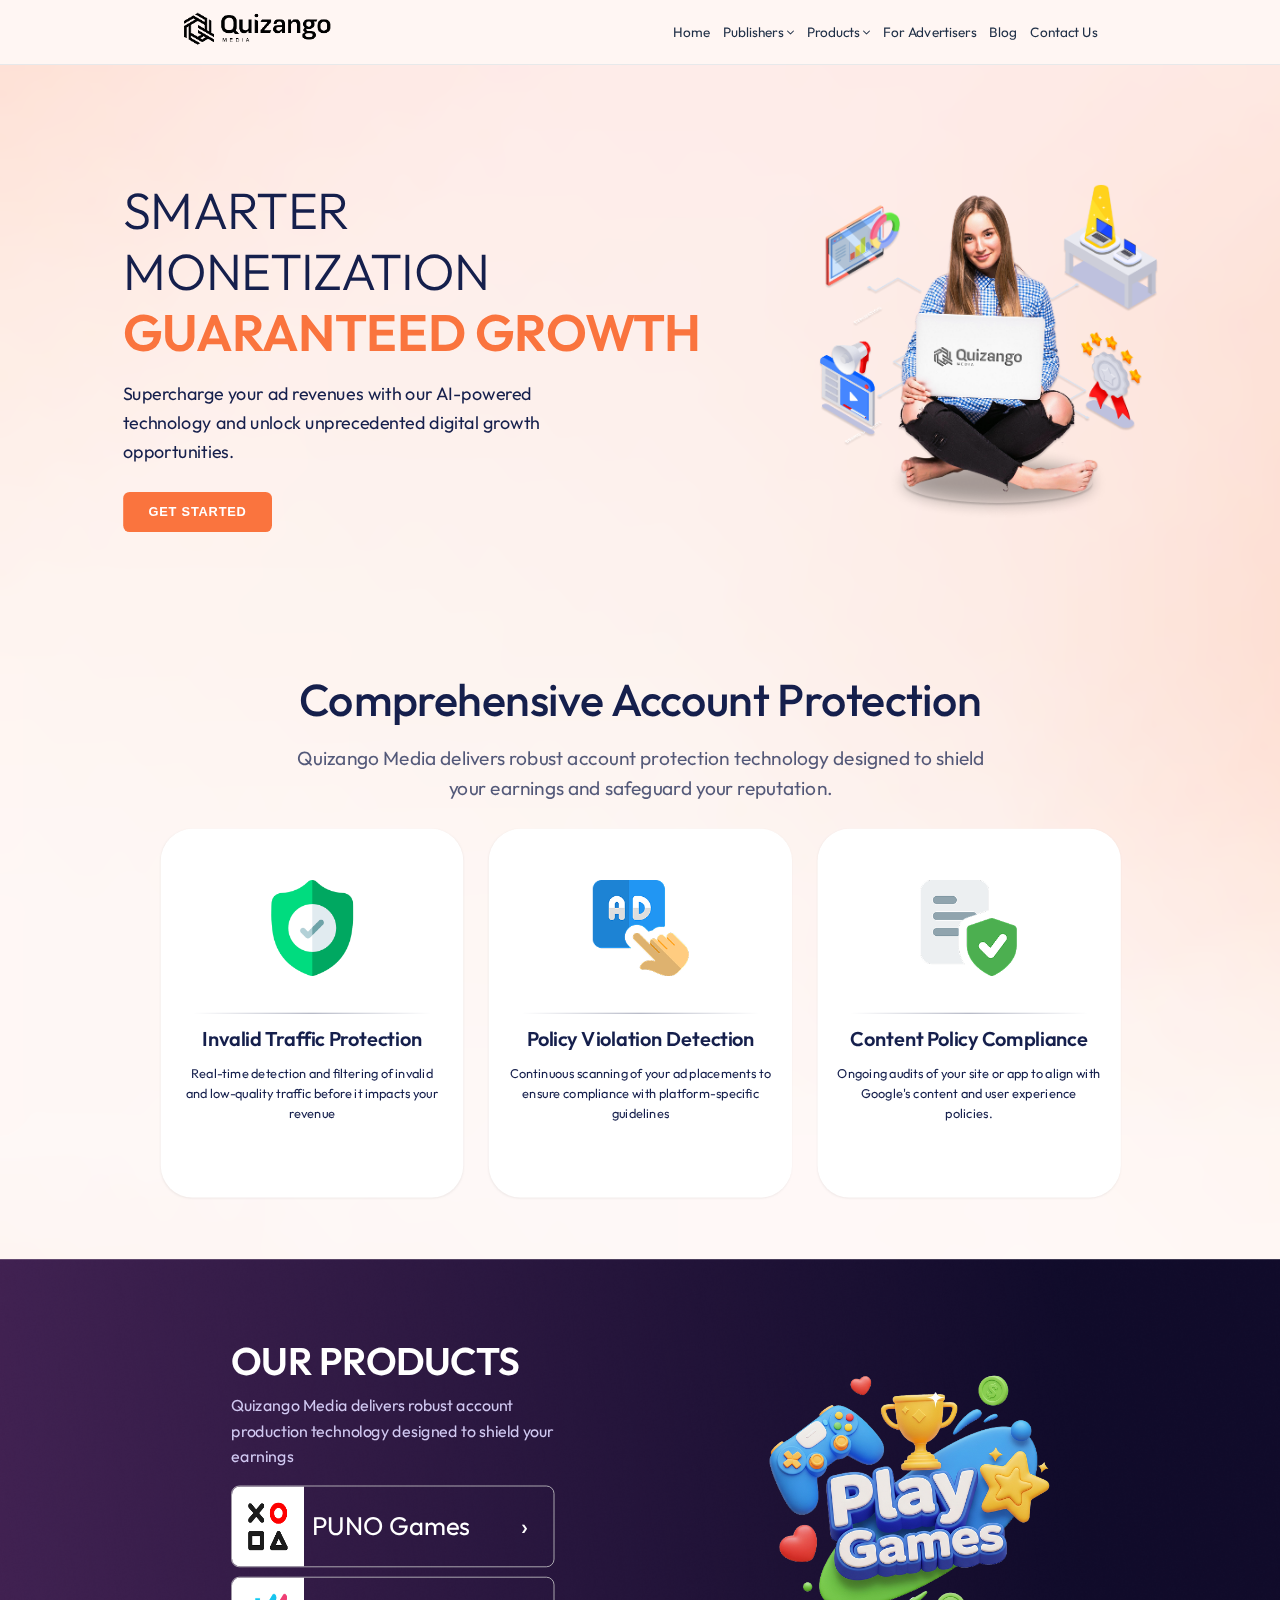
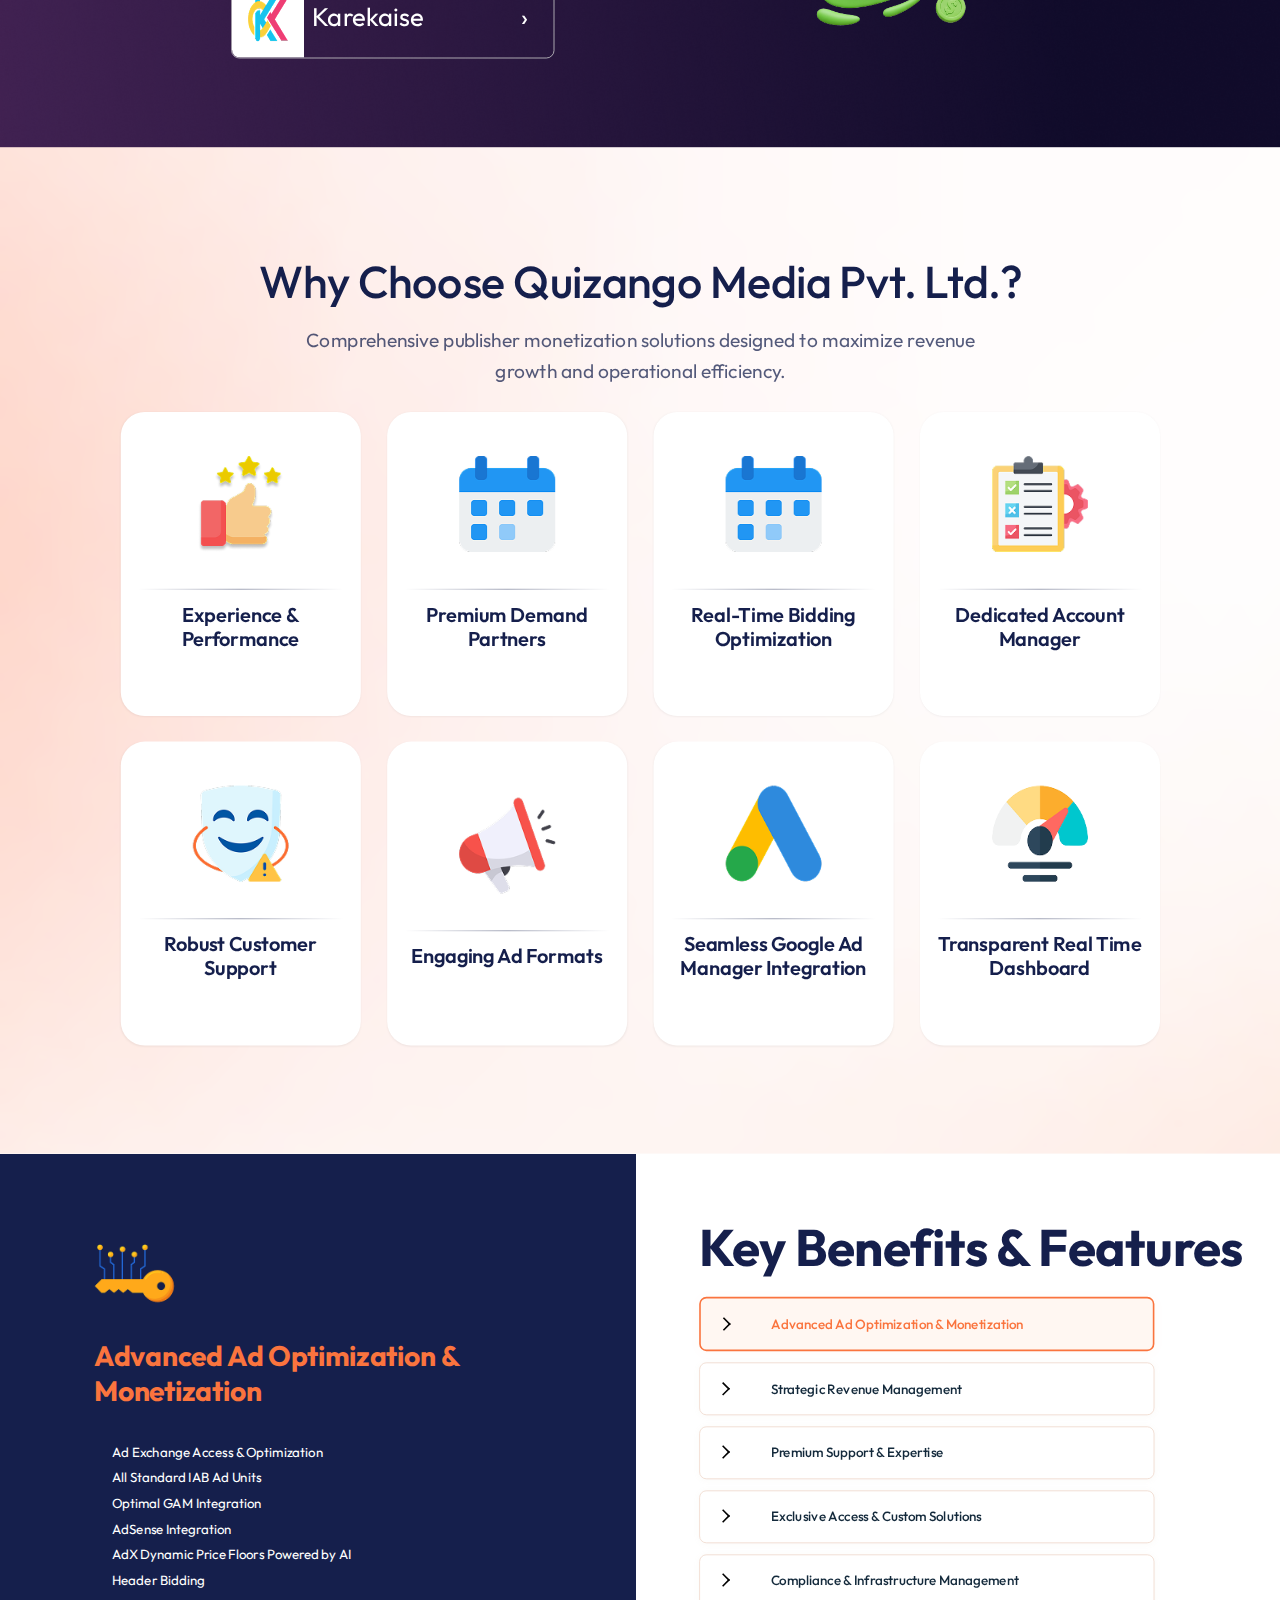
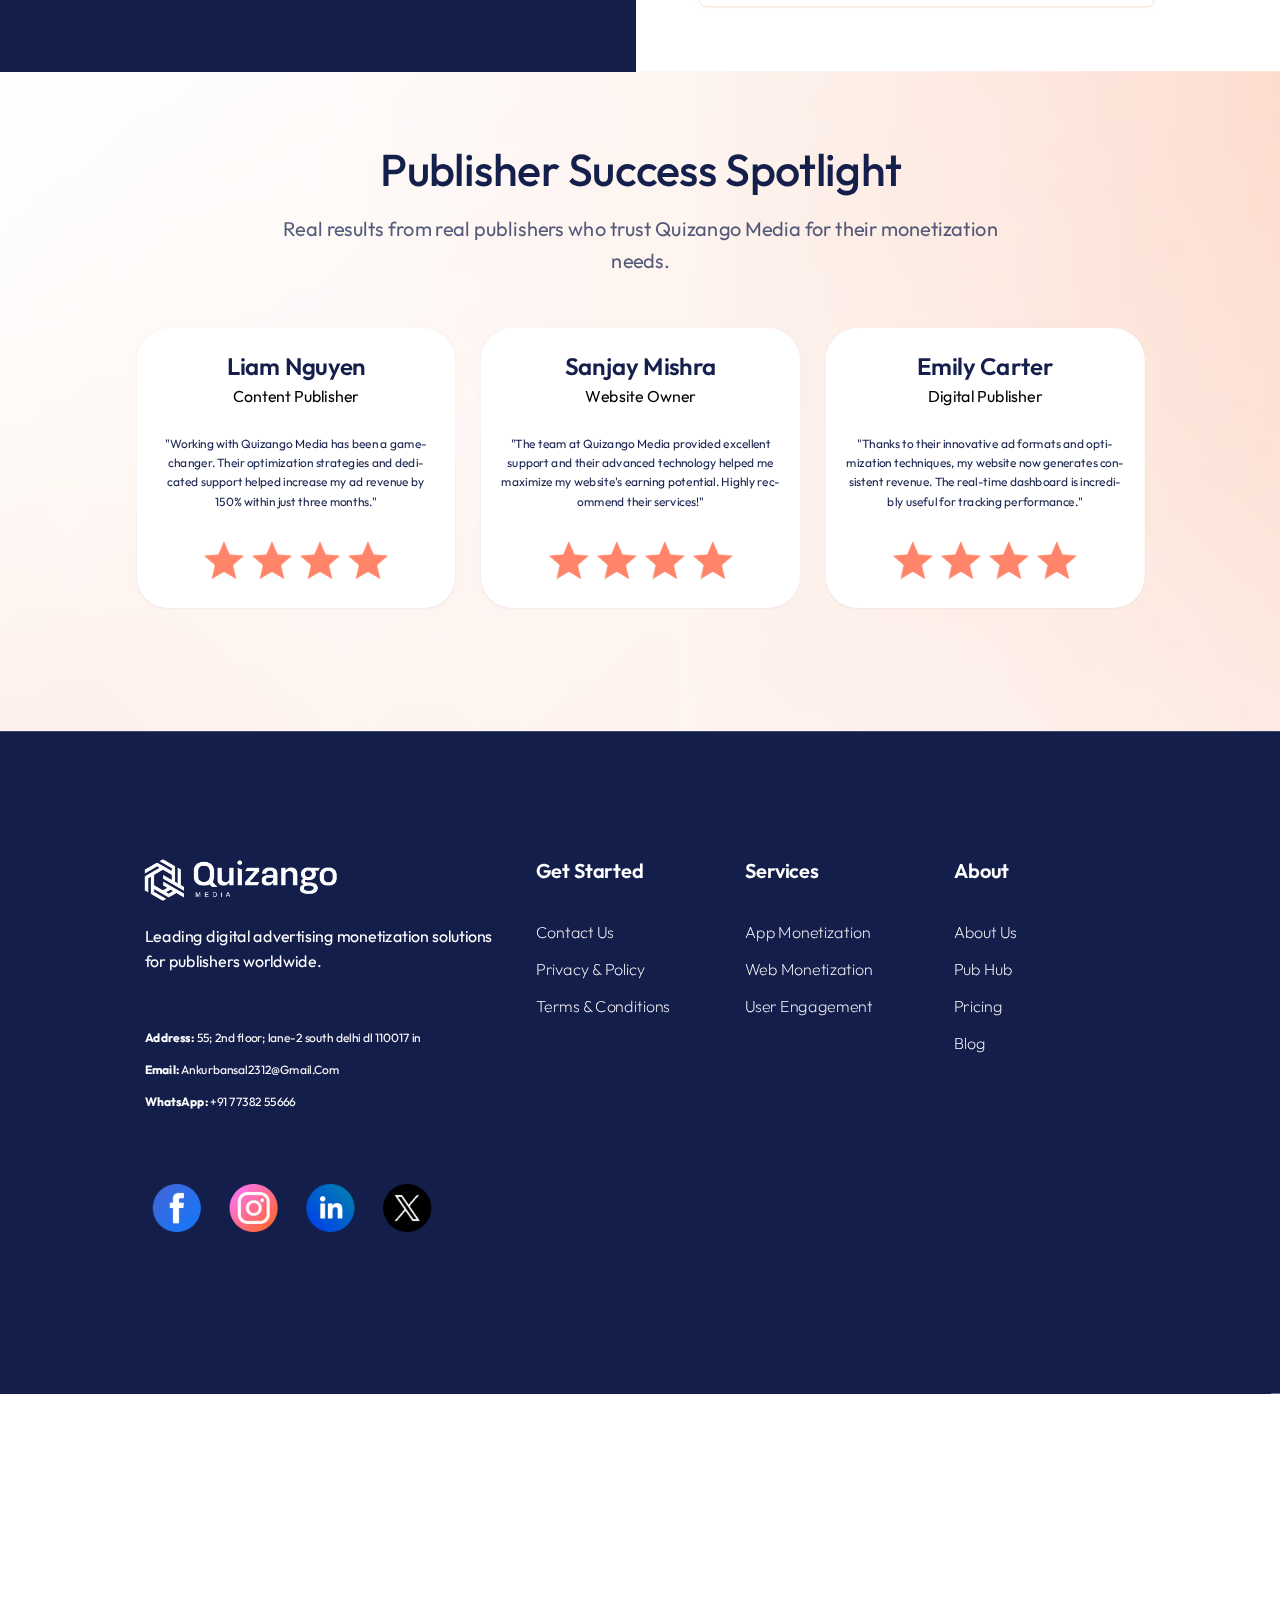
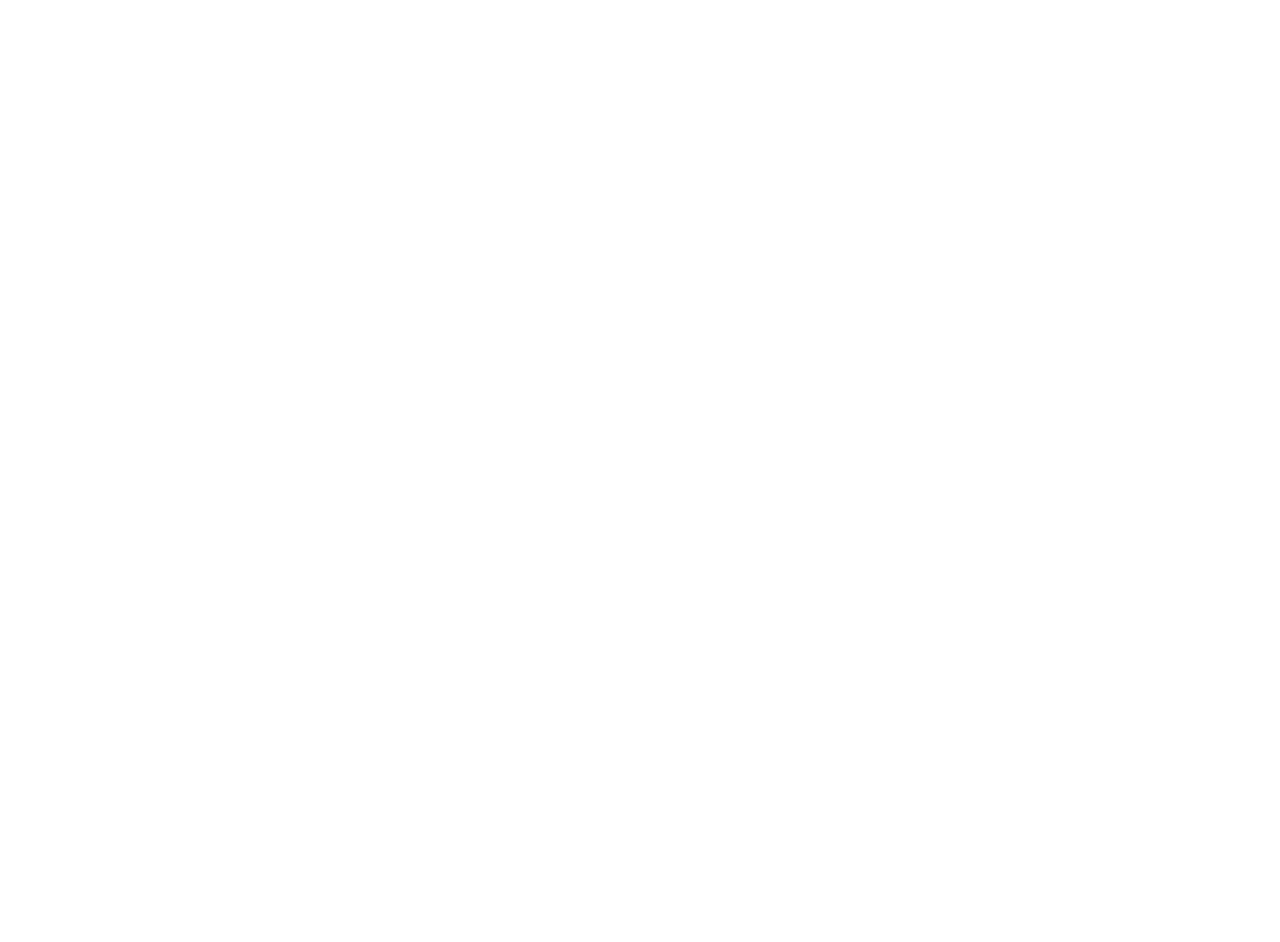
<file: index.html>
<!DOCTYPE html>
<html lang="en">

<head>
    <meta charset="UTF-8">
    <meta name="viewport" content="width=device-width, initial-scale=1.0">
    <title>Quizango Media - Smarter Monetization Solutions</title>
    <link rel="stylesheet" href="style.css">

    <link rel="stylesheet" href="global.css">
    <link href="https://cdnjs.cloudflare.com/ajax/libs/font-awesome/6.0.0/css/all.min.css" rel="stylesheet">
    <link
        href="https://fonts.googleapis.com/css2?family=Bodoni+Moda:ital,opsz,wght@0,6..96,400..900;1,6..96,400..900&family=Montserrat:ital,wght@0,100..900;1,100..900&family=Mukta:wght@200;300;400;500;600;700;800&family=Outfit:wght@100..900&family=Poppins:ital,wght@0,100;0,200;0,300;0,400;0,500;0,600;0,700;0,800;0,900;1,100;1,200;1,300;1,400;1,500;1,600;1,700;1,800;1,900&family=Savate:ital,wght@0,200..900;1,200..900&family=Space+Mono:ital,wght@0,400;0,700;1,400;1,700&family=Tiny5&family=Yellowtail&display=swap"
        rel="stylesheet">

    <link
        href="https://fonts.googleapis.com/css2?family=Bodoni+Moda:ital,opsz,wght@0,6..96,400..900;1,6..96,400..900&family=Montserrat:ital,wght@0,100..900;1,100..900&family=Mukta:wght@200;300;400;500;600;700;800&family=Outfit:wght@100..900&family=Poppins:ital,wght@0,100;0,200;0,300;0,400;0,500;0,600;0,700;0,800;0,900;1,100;1,200;1,300;1,400;1,500;1,600;1,700;1,800;1,900&family=Savate:ital,wght@0,200..900;1,200..900&family=Space+Mono:ital,wght@0,400;0,700;1,400;1,700&family=Tiny5&family=Yellowtail&display=swap"
        rel="stylesheet">
</head>

<body>
    <!-- Header -->
    <div id="navbar"></div>

    <!-- Hero Section -->
    <section class="hero">
        <div class="hero-container">
            <div class="hero-content">
                <h1>SMARTER <br> MONETIZATION <br><span class="highlight">GUARANTEED GROWTH</span></h1>
                <p>Supercharge your ad revenues with our AI-powered technology and unlock unprecedented digital growth
                    opportunities.</p>
                <button class="cta-button">GET STARTED</button>
            </div>
            <div class="hero-image">
                <img src="images/placeholder-hero.png" alt="Woman with laptop" width="800" height="2000">
            </div>
        </div>
    </section>

    <!-- Account Protection Section -->
    <section class="account-protection">
        <div class="container">
            <h2>Comprehensive Account Protection</h2>
            <p class="section-subtitle">Quizango Media delivers robust account protection technology designed to shield
                your earnings and safeguard your reputation.</p>

            <div class="feature-container">
                <div class="feature-card">
                    <div class="feature-icon">
                        <img src="images/shield 1.png" class="feature-icon" alt="">
                    </div>
                    <div class="feature-divider"></div>
                    <h3>Invalid Traffic Protection</h3>
                    <p>Real-time detection and filtering of invalid and low-quality traffic before it impacts your
                        revenue</p>
                </div>

                <div class="feature-card">
                    <div class="feature-icon">
                        <img src="images/click (1) 1.png" class="feature-icon" alt="">
                    </div>
                    <div class="feature-divider"></div>
                    <h3>Policy Violation Detection</h3>
                    <p>Continuous scanning of your ad placements to ensure compliance with platform-specific guidelines
                    </p>
                </div>

                <div class="feature-card">
                    <div class="feature-icon">
                        <img src="images/insurance 1.png" class="feature-icon" alt="">
                    </div>
                    <div class="feature-divider"></div>
                    <h3>Content Policy Compliance</h3>
                    <p>Ongoing audits of your site or app to align with Google's content and user experience policies.
                    </p>
                </div>
            </div>
        </div>
    </section>

    <!-- 360 Monetization Solutions -->
    <section class="products-section">
        <div class="products-text">
            <h2>OUR PRODUCTS</h2>
            <p>Quizango Media delivers robust account production technology designed to shield your earnings</p>

            <a href="puno-games.html" class="product-btn">
                <img src="images/puno games b png logo 1.png" alt="PUNO Icon">
                <span>PUNO Games</span>
                <span class="arrow">›</span>
            </a>

            <a href="quiz-website.html" class="product-btn">
                <img src="images/logo 2.png" alt="Karekaise Icon">
                <span>Karekaise</span>
                <span class="arrow">›</span>
            </a>
        </div>

        <div class="products-image">
            <img src="images/playgames.png" alt="Play Games Image">
        </div>
    </section>

    <!-- Why Choose Quizango -->
    <section class="why-choose container">
        <h2>Why Choose Quizango Media Pvt. Ltd.?</h2>
        <p class="section-subtitle">Comprehensive publisher monetization solutions designed to maximize revenue
            growth and operational efficiency.</p>

        <div class="features-grid lower">
            <div class="feature-card">
                <div class="feature-icon">
                    <img src="images/4/thumbs-up 1.png" class="feature-icon" alt="">
                </div>
                <div class="feature-divider"></div>
                <h3>Experience & Performance</h3>

            </div>

            <div class="feature-card">
                <div class="feature-icon">
                    <img src="images/4/calendar 1.png" class="feature-icon" alt="">
                </div>
                <div class="feature-divider"></div>
                <h3>Premium Demand Partners</h3>
            </div>

            <div class="feature-card">
                <div class="feature-icon">
                    <img src="images/4/calendar 1.png" class="feature-icon" alt="">
                </div>
                <div class="feature-divider"></div>
                <h3>Real-Time Bidding Optimization</h3>
            </div>

            <div class="feature-card">
                <div class="feature-icon">
                    <img src="images/4/inventory 1.png" class="feature-icon" alt="">
                </div>
                <div class="feature-divider"></div>
                <h3>Dedicated Account Manager</h3>
            </div>

            <div class="feature-card">
                <div class="feature-icon">
                    <img src="images/4/fraud 1.png" class="feature-icon" alt="">
                </div>
                <div class="feature-divider"></div>
                <h3>Robust Customer Support</h3>
            </div>

            <div class="feature-card">
                <div class="feature-icon">
                    <img src="images/4/megaphone 1.png" class="feature-icon" alt="">
                </div>
                <div class="feature-divider"></div>
                <h3>Engaging Ad Formats</h3>
            </div>

            <div class="feature-card">
                <div class="feature-icon">
                    <img src="images/4/logo 1.png" class="feature-icon" alt="">
                </div>
                <div class="feature-divider"></div>
                <h3>Seamless Google Ad Manager Integration</h3>
            </div>

            <div class="feature-card">
                <div class="feature-icon">
                    <img src="images/4/speedometer 1.png" class="feature-icon" alt="">
                </div>
                <div class="feature-divider"></div>
                <h3>Transparent Real Time Dashboard</h3>
            </div>
        </div>
    </section>

    <!-- Key Benefits -->
    <!-- ========== KEY BENEFITS SECTION (INTERACTIVE TABS) ========== -->
    <section class="key-benefits">
        <div class="key-benefits__container">
            <!-- LEFT PANEL: changes on tab/step click -->
            <div class="key-benefits__display" id="benefit-display">
                <!-- Default Active: index 0 -->
                <div class="benefit-panel active" data-index="0">
                    <img src="images/bp1.png" alt="Benefit Icon 1" class="benefit-logo" width="72" height="72">
                    <h3>Advanced Ad Optimization & Monetization</h3>
                    <ul>
                        <li>Ad Exchange Access & Optimization</li>
                        <li>All Standard IAB Ad Units</li>
                        <li>Optimal GAM Integration</li>
                        <li>AdSense Integration</li>
                        <li>AdX Dynamic Price Floors Powered by AI</li>
                        <li>Header Bidding</li>
                    </ul>
                </div>
                <div class="benefit-panel" data-index="1">
                    <img src="images/bp2.png" alt="Benefit Icon 2" class="benefit-logo" width="72" height="72">
                    <h3>Strategic Revenue Management</h3>
                    <p>Lorem ipsum dolor sit amet, consectetur adipiscing elit. Proin pharetra facilisis arcu in
                        gravida.</p>
                    <ul>
                        <li>Real-time data insights & reporting</li>
                        <li>Custom yield strategies</li>
                    </ul>
                </div>
                <div class="benefit-panel" data-index="2">
                    <img src="images/bp3.png" alt="Benefit Icon 3" class="benefit-logo" width="72" height="72">
                    <h3>Premium Support & Expertise</h3>
                    <p>Our team of experts is here 24/7 to support your growth and operations.</p>
                    <ul>
                        <li>Dedicated account manager</li>
                        <li>Priority troubleshooting</li>
                    </ul>
                </div>
                <div class="benefit-panel" data-index="3">
                    <img src="images/bp4.png" alt="Benefit Icon 4" class="benefit-logo" width="72" height="72">
                    <h3>Exclusive Access & Custom Solutions</h3>
                    <p>We build solutions tailored for your business: integrations, formats, experiments, and more.</p>
                </div>
                <div class="benefit-panel" data-index="4">
                    <img src="images/bp5.png" alt="Benefit Icon 5" class="benefit-logo" width="72" height="72">
                    <h3>Compliance & Infrastructure Management</h3>
                    <p>We proactively handle privacy, data, and platform compliance, plus infrastructure at scale.</p>
                    <ul>
                        <li>Policy monitoring</li>
                        <li>Automated alerts & updates</li>
                    </ul>
                </div>
            </div>
            <!-- RIGHT PANEL: clickable steps/pills -->
            <div class="key-benefits__tabs">
                <h3>Key Benefits & Features</h3>
                <ol class="benefits-tablist" id="benefits-tablist" role="tablist">
                    <li class="benefits-tab active" data-index="0" role="tab" aria-selected="true" tabindex="0">
                        Advanced Ad Optimization & Monetization
                    </li>
                    <li class="benefits-tab" data-index="1" role="tab" aria-selected="false" tabindex="0">
                        Strategic Revenue Management
                    </li>
                    <li class="benefits-tab" data-index="2" role="tab" aria-selected="false" tabindex="0">
                        Premium Support & Expertise
                    </li>
                    <li class="benefits-tab" data-index="3" role="tab" aria-selected="false" tabindex="0">
                        Exclusive Access & Custom Solutions
                    </li>
                    <li class="benefits-tab" data-index="4" role="tab" aria-selected="false" tabindex="0">
                        Compliance & Infrastructure Management
                    </li>
                </ol>
            </div>
        </div>
    </section>

    <!-- The script for interactivity: -->
    <script>
        // Simple tab logic: swap left panel on right tab click
        document.addEventListener('DOMContentLoaded', function () {
            const tabs = Array.from(document.querySelectorAll('.benefits-tab'));
            const panels = Array.from(document.querySelectorAll('.benefit-panel'));
            tabs.forEach((tab, i) => {
                tab.addEventListener('click', function () {
                    tabs.forEach(t => t.classList.remove('active'));
                    panels.forEach(p => p.classList.remove('active'));
                    tab.classList.add('active');
                    panels[i].classList.add('active');
                    // Accessibility
                    tabs.forEach((t, j) => {
                        t.setAttribute('aria-selected', j === i ? 'true' : 'false');
                    });
                });
                // Keyboard navigation
                tab.addEventListener('keydown', function (e) {
                    if (e.key === 'ArrowDown' || e.key === 'ArrowRight') {
                        e.preventDefault();
                        const next = (i + 1) % tabs.length;
                        tabs[next].focus();
                    } else if (e.key === 'ArrowUp' || e.key === 'ArrowLeft') {
                        e.preventDefault();
                        const prev = (i - 1 + tabs.length) % tabs.length;
                        tabs[prev].focus();
                    } else if (e.key === 'Enter' || e.key === ' ') {
                        tab.click();
                    }
                });
            });
        });
    </script>


    <!-- Publisher Success Spotlight -->
    <section class="success-spotlight">
        <div class="container">
            <h2>Publisher Success Spotlight</h2>
            <p class="section-subtitle">Real results from real publishers who trust Quizango Media for their
                monetization needs.</p>

            <div class="testimonials">
                <div class="testimonial-card">
                    <div class="testimonial-header">

                        <div class="testimonial-info">
                            <h4>Liam Nguyen</h4>
                            <span>Content Publisher</span>
                        </div>
                    </div>
                    <p>"Working with Quizango Media has been a game-changer. Their optimization strategies and dedicated
                        support helped increase my ad revenue by 150% within just three months."</p>
                    <img src="images/rating.png" alt="">
                </div>

                <div class="testimonial-card">
                    <div class="testimonial-header">

                        <div class="testimonial-info">
                            <h4>Sanjay Mishra</h4>
                            <span>Website Owner</span>
                        </div>
                    </div>
                    <p>"The team at Quizango Media provided excellent support and their advanced technology helped me
                        maximize my website's earning potential. Highly recommend their services!"</p>
                    <img src="images/rating.png" alt="">
                </div>

                <div class="testimonial-card">
                    <div class="testimonial-header">

                        <div class="testimonial-info">
                            <h4>Emily Carter</h4>
                            <span>Digital Publisher</span>
                        </div>
                    </div>
                    <p>"Thanks to their innovative ad formats and optimization techniques, my website now generates
                        consistent revenue. The real-time dashboard is incredibly useful for tracking performance."</p>
                    <img src="images/rating.png" alt="">
                </div>
            </div>
        </div>
    </section>

    <!-- Footer -->
    <div id="footer"></div>

    <script src="js/components.js"></script>
</body>

</html>
</file>
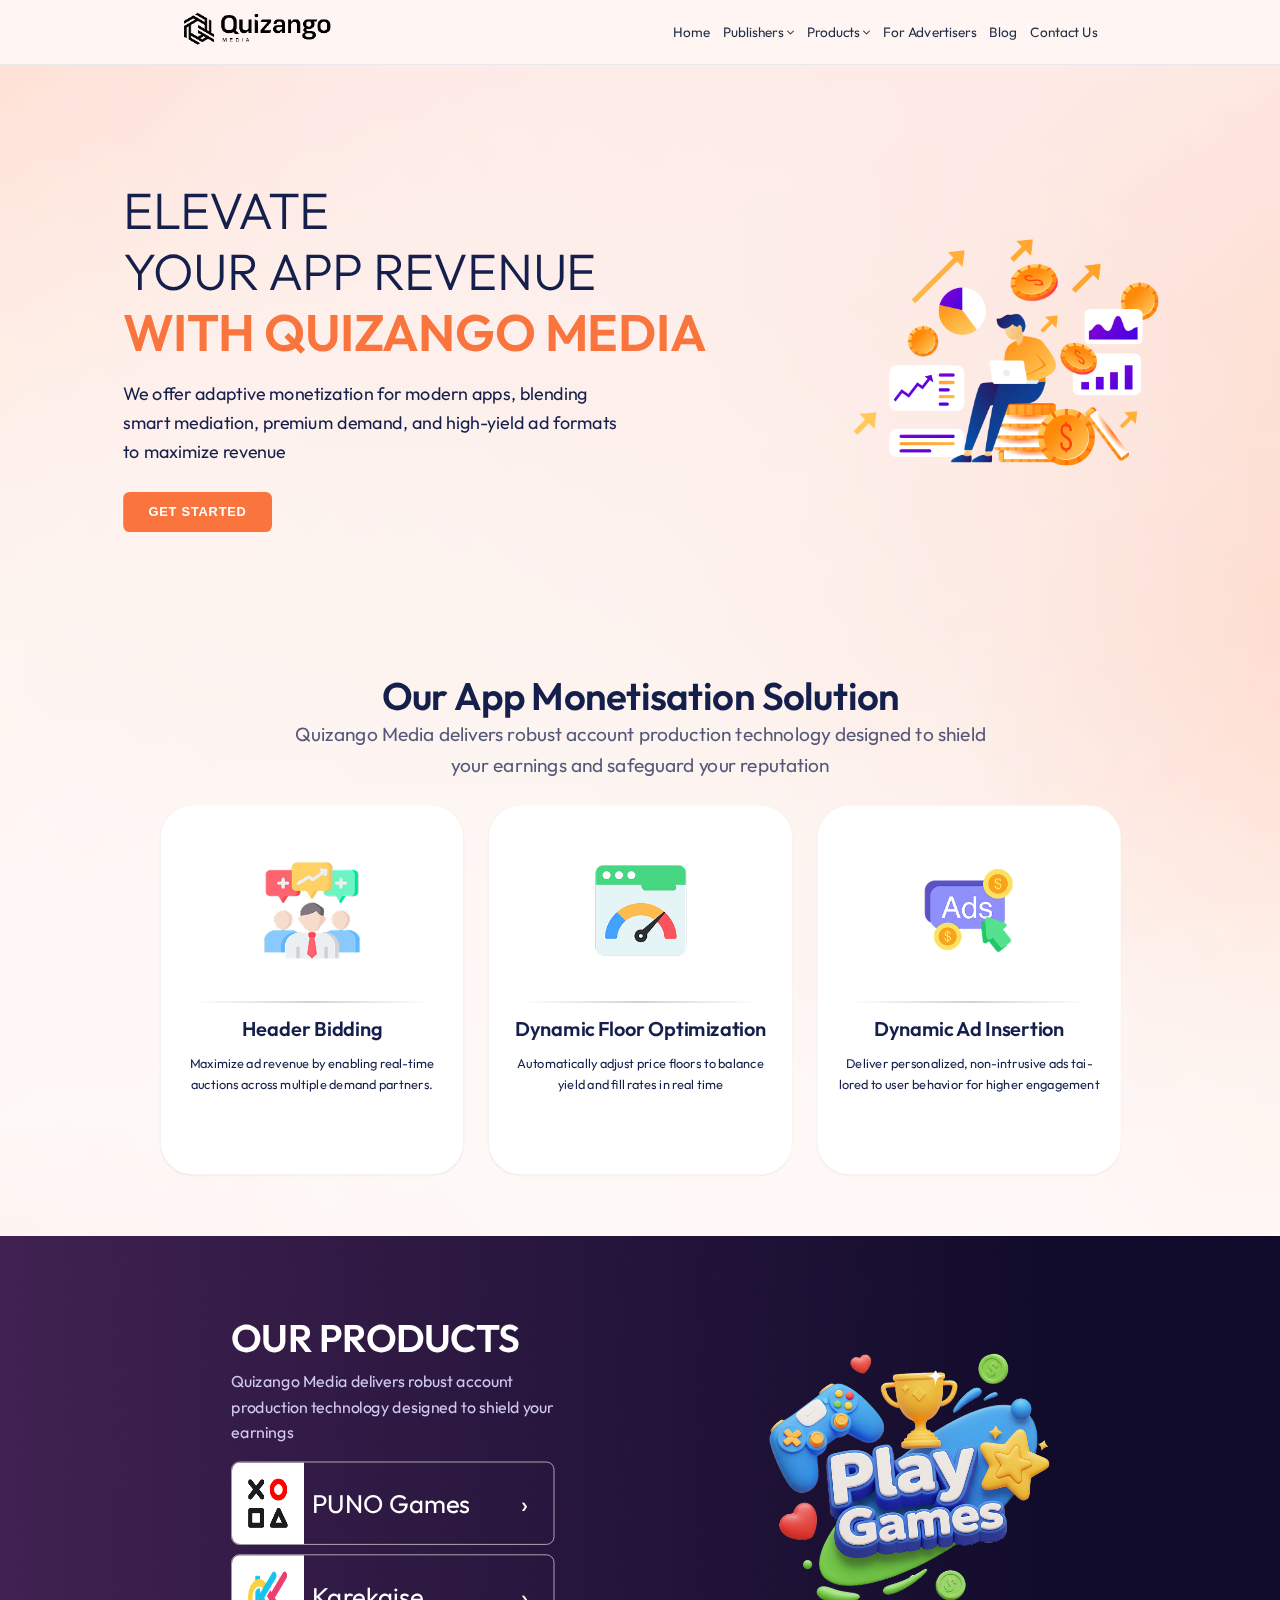
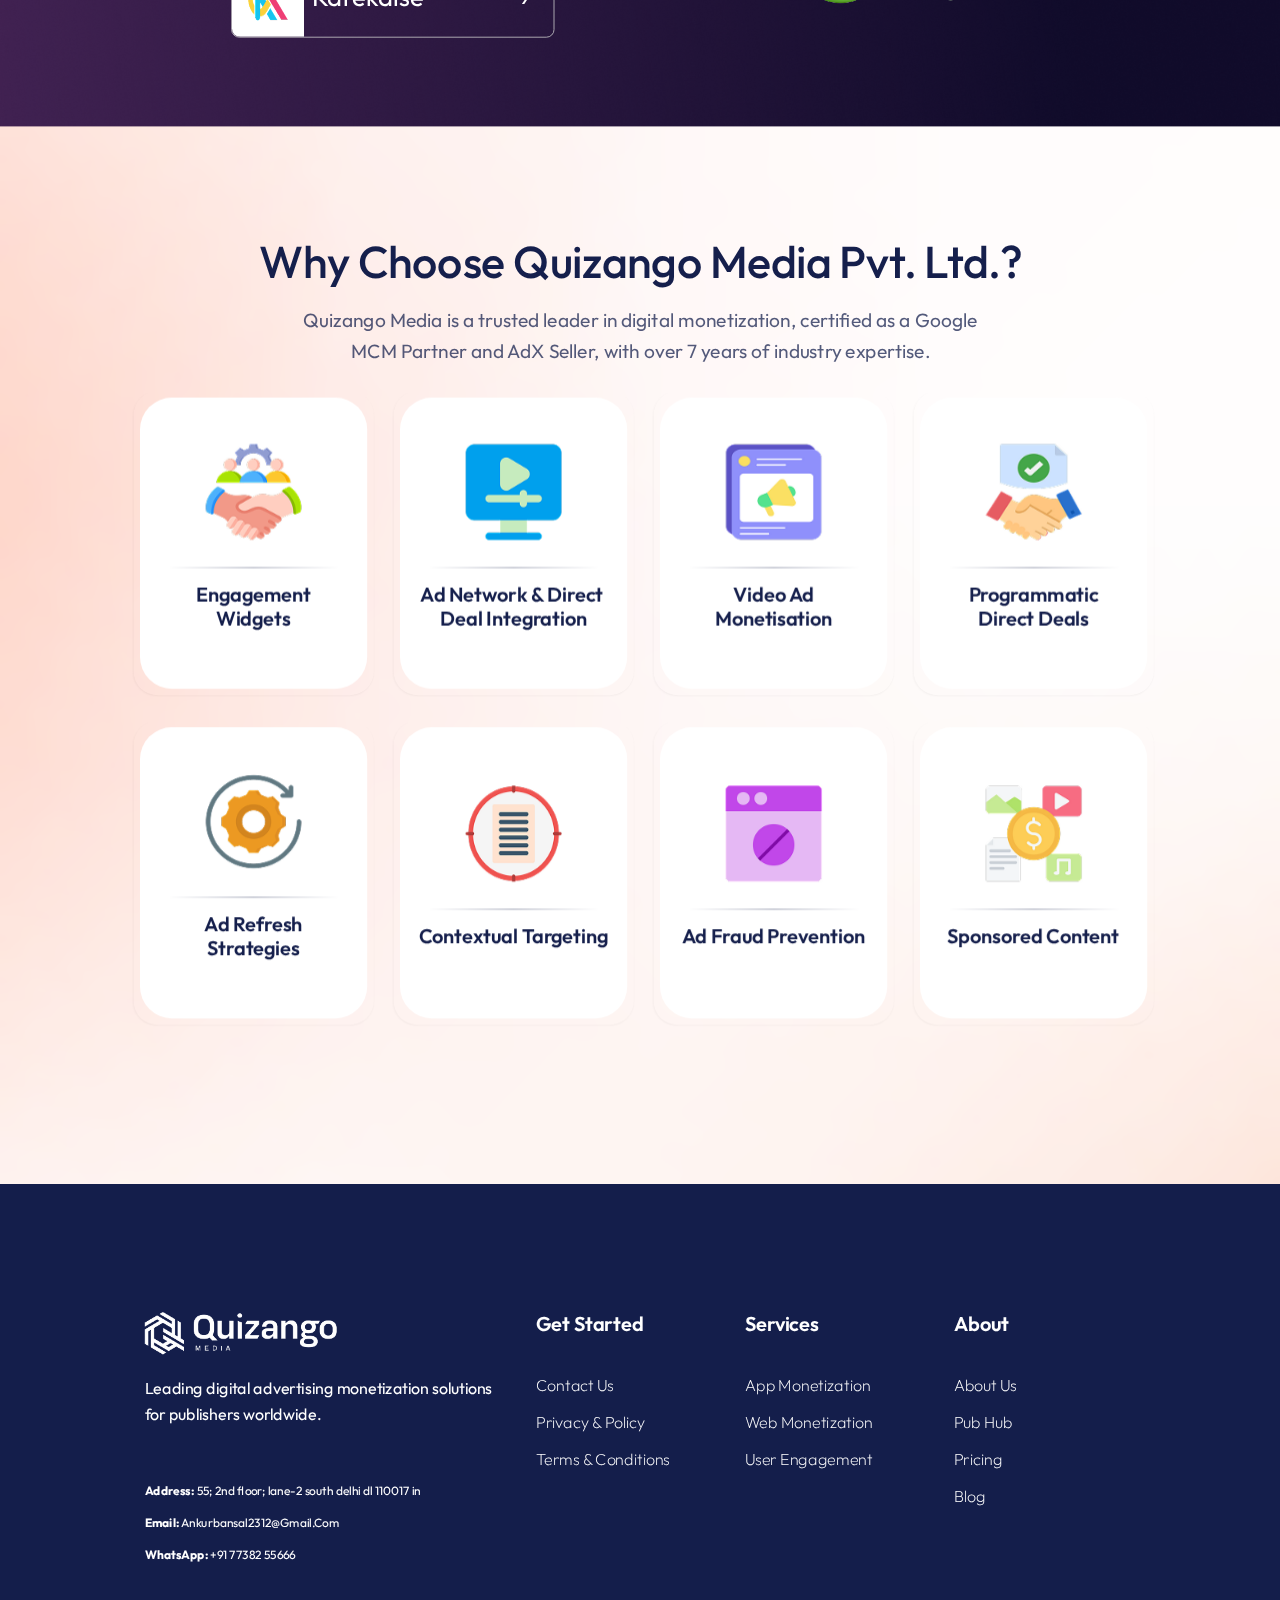
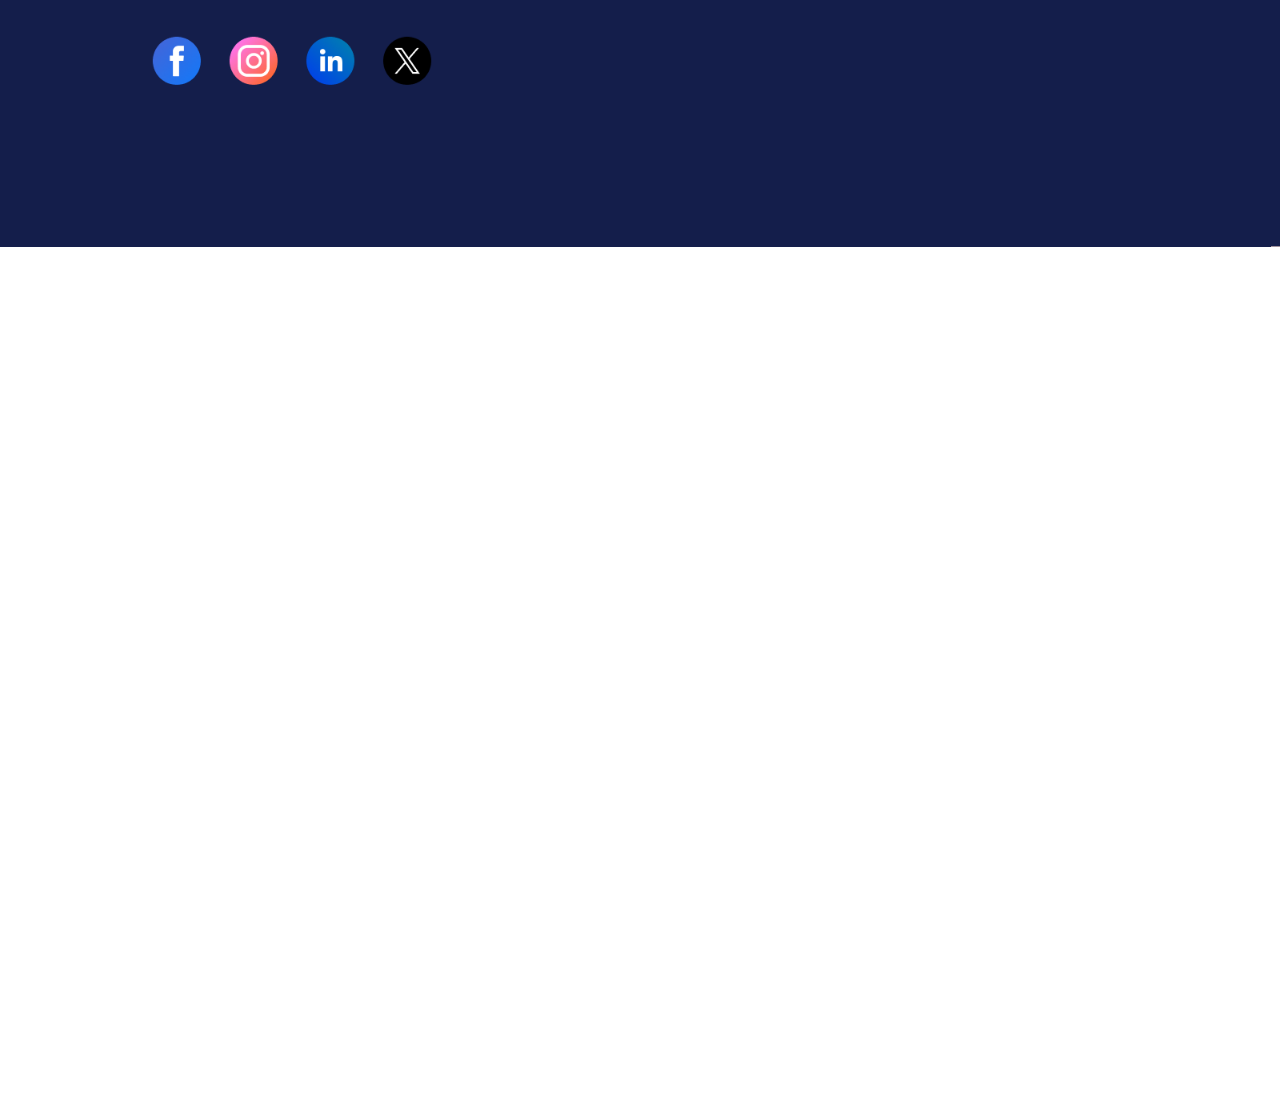
<file: appmonetize.html>
<!DOCTYPE html>
<html lang="en">

<head>
  <meta charset="UTF-8">
  <meta name="viewport" content="width=device-width, initial-scale=1.0">
  <title>Quizango Media - Smarter Monetization Solutions</title>
  <link rel="stylesheet" href="appmonetize.css">
  <link rel="stylesheet" href="global.css">
  <link href="https://cdnjs.cloudflare.com/ajax/libs/font-awesome/6.0.0/css/all.min.css" rel="stylesheet">
  <link
    href="https://fonts.googleapis.com/css2?family=Bodoni+Moda:ital,opsz,wght@0,6..96,400..900;1,6..96,400..900&family=Montserrat:ital,wght@0,100..900;1,100..900&family=Mukta:wght@200;300;400;500;600;700;800&family=Outfit:wght@100..900&family=Poppins:ital,wght@0,100;0,200;0,300;0,400;0,500;0,600;0,700;0,800;0,900;1,100;1,200;1,300;1,400;1,500;1,600;1,700;1,800;1,900&family=Savate:ital,wght@0,200..900;1,200..900&family=Space+Mono:ital,wght@0,400;0,700;1,400;1,700&family=Tiny5&family=Yellowtail&display=swap"
    rel="stylesheet">

  <link
    href="https://fonts.googleapis.com/css2?family=Bodoni+Moda:ital,opsz,wght@0,6..96,400..900;1,6..96,400..900&family=Montserrat:ital,wght@0,100..900;1,100..900&family=Mukta:wght@200;300;400;500;600;700;800&family=Outfit:wght@100..900&family=Poppins:ital,wght@0,100;0,200;0,300;0,400;0,500;0,600;0,700;0,800;0,900;1,100;1,200;1,300;1,400;1,500;1,600;1,700;1,800;1,900&family=Savate:ital,wght@0,200..900;1,200..900&family=Space+Mono:ital,wght@0,400;0,700;1,400;1,700&family=Tiny5&family=Yellowtail&display=swap"
    rel="stylesheet">
</head>

<body>
  <!-- Header -->
  <div id="navbar"></div>

  
  <!-- Hero Section -->
  <section class="hero">
    <div class="hero-container">
      <div class="hero-content">
        <h1>ELEVATE <br> YOUR APP REVENUE<br><span class="highlight">WITH QUIZANGO MEDIA</span></h1>
        <p>We offer adaptive monetization for modern apps, blending smart mediation, premium demand, and high-yield ad formats to maximize revenue</p>
        <button class="cta-button">GET STARTED</button>
      </div>
      <div class="hero-image">
        <img src="PUBLISHERS/appmonetize.png" alt="Woman with laptop" width="800" height="2000">
      </div>
    </div>
  </section>

  <!-- Account Protection Section -->
  <section class="account-protection">
    <div class="container">
      <h2>Our App Monetisation Solution</h2>
      <p class="section-subtitle">Quizango Media delivers robust account production technology designed to shield your earnings and safeguard your reputation</p>

      <div class="feature-container">
        <div class="feature-card">
          <div class="feature-icon">
            <img src="PUBLISHERS/demand 1.png" class="feature-icon" alt="">
          </div>
          <div class="feature-divider"></div>
          <h3>Header Bidding</h3>
          <p>Maximize ad revenue by enabling real-time auctions across multiple demand partners.</p>
        </div>

        <div class="feature-card">
          <div class="feature-icon">
            <img src="PUBLISHERS/click (1) 1.png" class="feature-icon" alt="">
          </div>
          <div class="feature-divider"></div>
          <h3>Dynamic Floor Optimization</h3>
          <p>Automatically adjust price floors to balance yield and fill rates in real time
          </p>
        </div>

        <div class="feature-card">
          <div class="feature-icon">
            <img src="PUBLISHERS/insurance 1.png" class="feature-icon" alt="">
          </div>
          <div class="feature-divider"></div>
          <h3>Dynamic Ad Insertion</h3>
          <p>Deliver personalized, non-intrusive ads tailored to user behavior for higher engagement
          </p>
        </div>
      </div>
    </div>
  </section>

  <!-- 360 Monetization Solutions -->
  <section class="products-section">
    <div class="products-text">
      <h2>OUR PRODUCTS</h2>
      <p>Quizango Media delivers robust account production technology designed to shield your earnings</p>

      <a href="puno-games.html" class="product-btn">
        <img src="images/puno games b png logo 1.png" alt="PUNO Icon">
        <span>PUNO Games</span>
        <span class="arrow">›</span>
      </a>

      <a href="quiz-website.html" class="product-btn">
        <img src="images/logo 2.png" alt="Karekaise Icon">
        <span>Karekaise</span>
        <span class="arrow">›</span>
      </a>
    </div>

    <div class="products-image">
      <img src="images/222 1.png" alt="Play Games Image">
    </div>
  </section>

  <!-- Why Choose Quizango -->
  <section class="why-choose">
    <div class="container">
      <h2>Why Choose Quizango Media Pvt. Ltd.?</h2>
      <p class="section-subtitle">Quizango Media is a trusted leader in digital monetization, certified as a Google MCM Partner and AdX Seller, with over 7 years of industry expertise.</p>

      <div class="features-grid lower">
        <div class="feature-card flip-container">
          <div class="flip-inner">
            <div class="flip-front">
              <div class="feature-icon">
                                <img src="PUBLISHERS/employee 1.png" alt="">

              </div>
              <div class="feature-divider"></div>
              <h3>Engagement Widgets</h3>
            </div>
            <div class="flip-back">
              <!-- <h4>More About Feature 1</h4> -->
              <p>Lorem ipsum dolor sit amet, consectetur adipiscing elit. Integer nec odio.</p>
            </div>
          </div>
        </div>
        <div class="feature-card flip-container">
          <div class="flip-inner">
            <div class="flip-front">
              <div class="feature-icon">
                <img src="PUBLISHERS/video-marketing 1.png" alt="">
              </div>
              <div class="feature-divider"></div>
              <h3>Ad Network & Direct Deal Integration</h3>
              
            </div>
            <div class="flip-back">
              <!-- <h4>More About Feature 2</h4> -->
              <p>Sed cursus ante dapibus diam. Curabitur blandit tempus porttitor.</p>
            </div>
          </div>
        </div>
        <div class="feature-card flip-container">
          <div class="flip-inner">
            <div class="flip-front">
              <div class="feature-icon">
                <img src="PUBLISHERS/post 1.png" alt="">
              </div>
              <div class="feature-divider"></div>
              <h3>Video Ad Monetisation</h3>
            
            </div>
            <div class="flip-back">
              <!-- <h4>More About Feature 3</h4> -->
              <p>Nulla vitae elit libero, a pharetra augue. Fusce dapibus, tellus ac cursus.</p>
            </div>
          </div>
        </div>
        <div class="feature-card flip-container">
          <div class="flip-inner">
            <div class="flip-front">
              <div class="feature-icon">
                <img src="PUBLISHERS/agreement 1.png" alt="">
              </div>
              <div class="feature-divider"></div>
              <h3>Programmatic Direct Deals</h3>
             
            </div>
            <div class="flip-back">
              <!-- <h4>More About Feature 1</h4> -->
              <p>Lorem ipsum dolor sit amet, consectetur adipiscing elit. Integer nec odio.</p>
            </div>
          </div>
        </div>
        <div class="feature-card flip-container">
          <div class="flip-inner">
            <div class="flip-front">
              <div class="feature-icon">
                <img src="PUBLISHERS/fraud 1.png" alt="">
              </div>
              <div class="feature-divider"></div>
              <h3>Ad Refresh Strategies</h3>
              
            </div>
            <div class="flip-back">
              <!-- <h4>More About Feature 2</h4> -->
              <p>Sed cursus ante dapibus diam. Curabitur blandit tempus porttitor.</p>
            </div>
          </div>
        </div>
        <div class="feature-card flip-container">
          <div class="flip-inner">
            <div class="flip-front">
              <div class="feature-icon">
                <img src="PUBLISHERS/megaphone 1.png" alt="">
              </div>
              <div class="feature-divider"></div>
              <h3>Contextual Targeting</h3>
            
            </div>
            <div class="flip-back">
              <!-- <h4>More About Feature 3</h4> -->
              <p>Nulla vitae elit libero, a pharetra augue. Fusce dapibus, tellus ac cursus.</p>
            </div>
          </div>
        </div>
        <div class="feature-card flip-container">
          <div class="flip-inner">
            <div class="flip-front">
              <div class="feature-icon">
                <img src="PUBLISHERS/fake-website 1.png" alt="">
              </div>
              <div class="feature-divider"></div>
              <h3>Ad Fraud Prevention</h3>
            </div>
            <div class="flip-back">
              <!-- <h4>More About Feature 1</h4> -->
              <p>Lorem ipsum dolor sit amet, consectetur adipiscing elit. Integer nec odio.</p>
            </div>
          </div>
        </div>
        <div class="feature-card flip-container">
          <div class="flip-inner">
            <div class="flip-front">
              <div class="feature-icon">
                <img src="PUBLISHERS/sponsored-content 1.png" alt="">
              </div>
              <div class="feature-divider"></div>
              <h3>Sponsored Content</h3>
              
            </div>
            <div class="flip-back">
              <!-- <h4>More About Feature 2</h4> -->
              <p>Sed cursus ante dapibus diam. Curabitur blandit tempus porttitor.</p>
            </div>
          </div>
        </div>
        
        <!-- Add more cards as needed, copy the pattern above -->
      </div>

    </div>
  </section>

  <!-- The script for interactivity: -->
  <script>
    // Simple tab logic: swap left panel on right tab click
    document.addEventListener('DOMContentLoaded', function () {
      const tabs = Array.from(document.querySelectorAll('.benefits-tab'));
      const panels = Array.from(document.querySelectorAll('.benefit-panel'));
      tabs.forEach((tab, i) => {
        tab.addEventListener('click', function () {
          tabs.forEach(t => t.classList.remove('active'));
          panels.forEach(p => p.classList.remove('active'));
          tab.classList.add('active');
          panels[i].classList.add('active');
          // Accessibility
          tabs.forEach((t, j) => {
            t.setAttribute('aria-selected', j === i ? 'true' : 'false');
          });
        });
        // Keyboard navigation
        tab.addEventListener('keydown', function (e) {
          if (e.key === 'ArrowDown' || e.key === 'ArrowRight') {
            e.preventDefault();
            const next = (i + 1) % tabs.length;
            tabs[next].focus();
          } else if (e.key === 'ArrowUp' || e.key === 'ArrowLeft') {
            e.preventDefault();
            const prev = (i - 1 + tabs.length) % tabs.length;
            tabs[prev].focus();
          } else if (e.key === 'Enter' || e.key === ' ') {
            tab.click();
          }
        });
      });
    });
  </script>
  <!-- Footer -->
  <div id="footer"></div>

  <script src="js/components.js"></script>
</body>

</html>
</file>
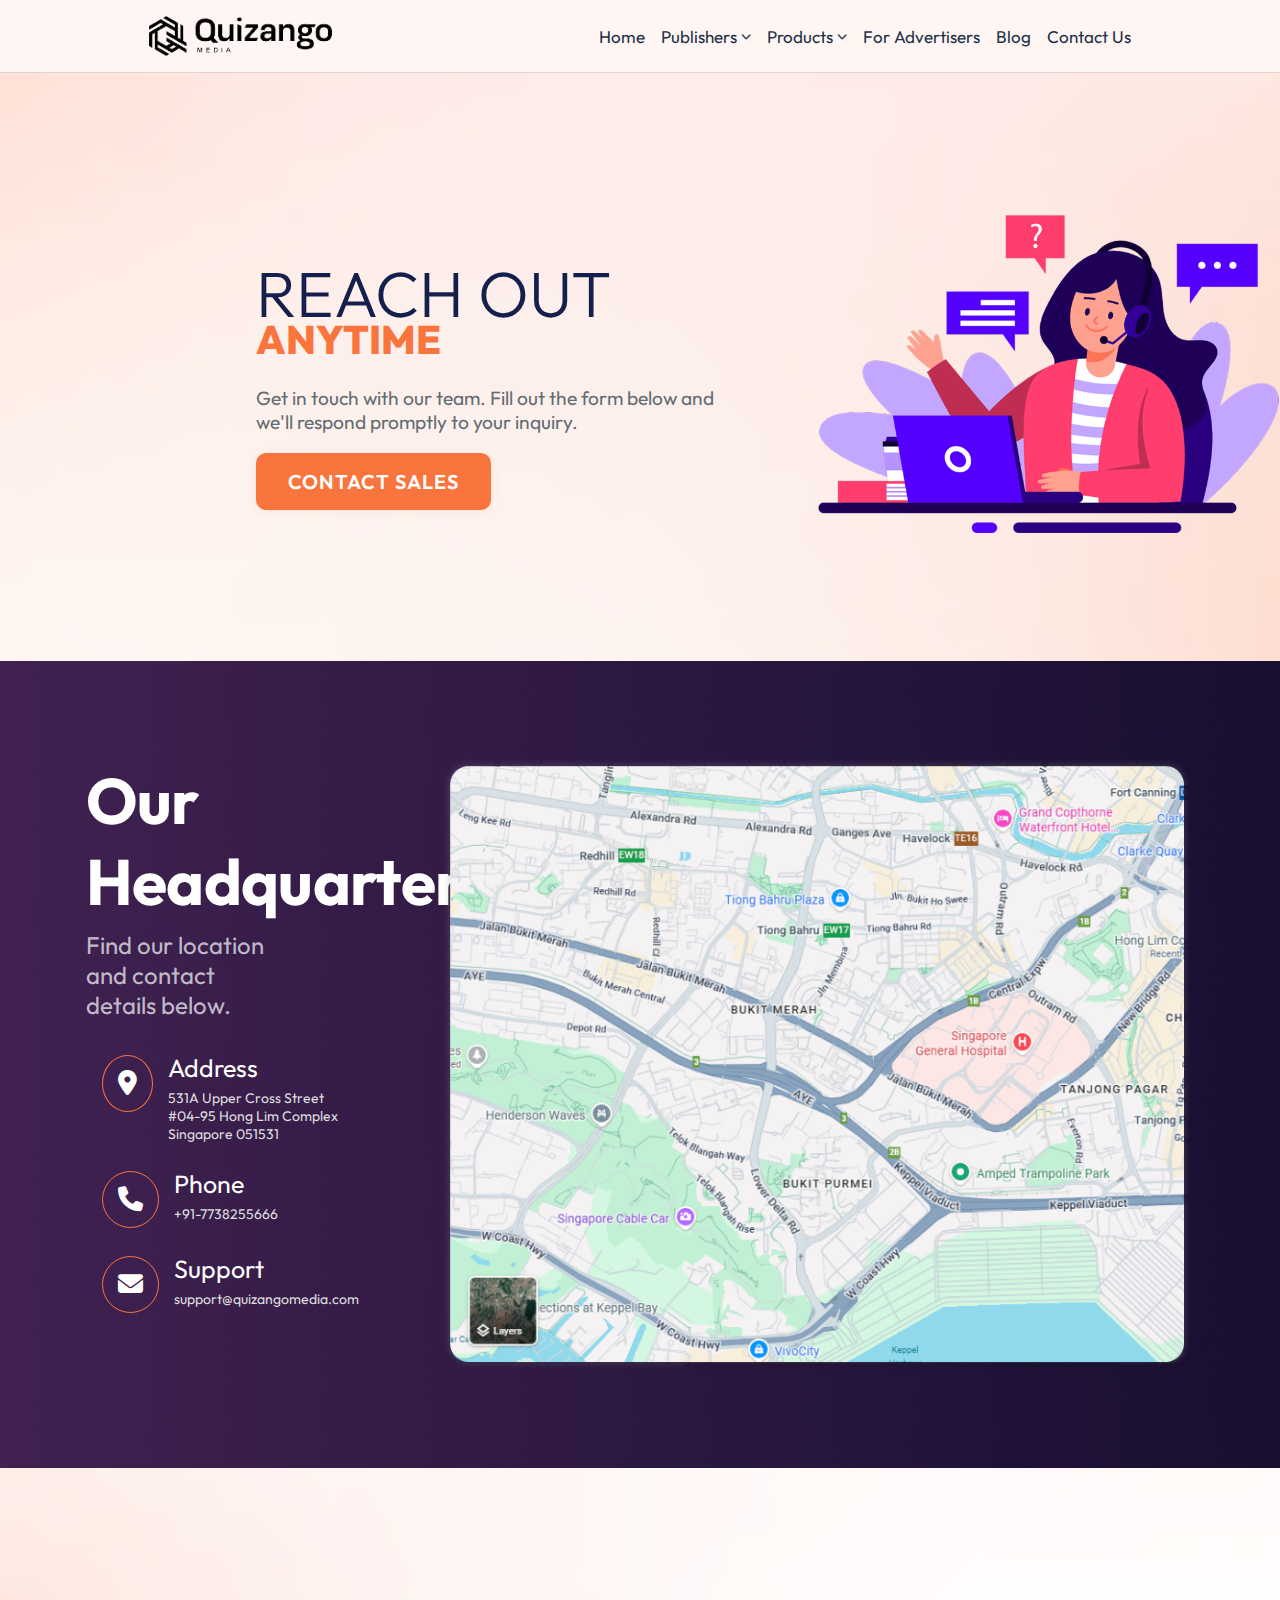
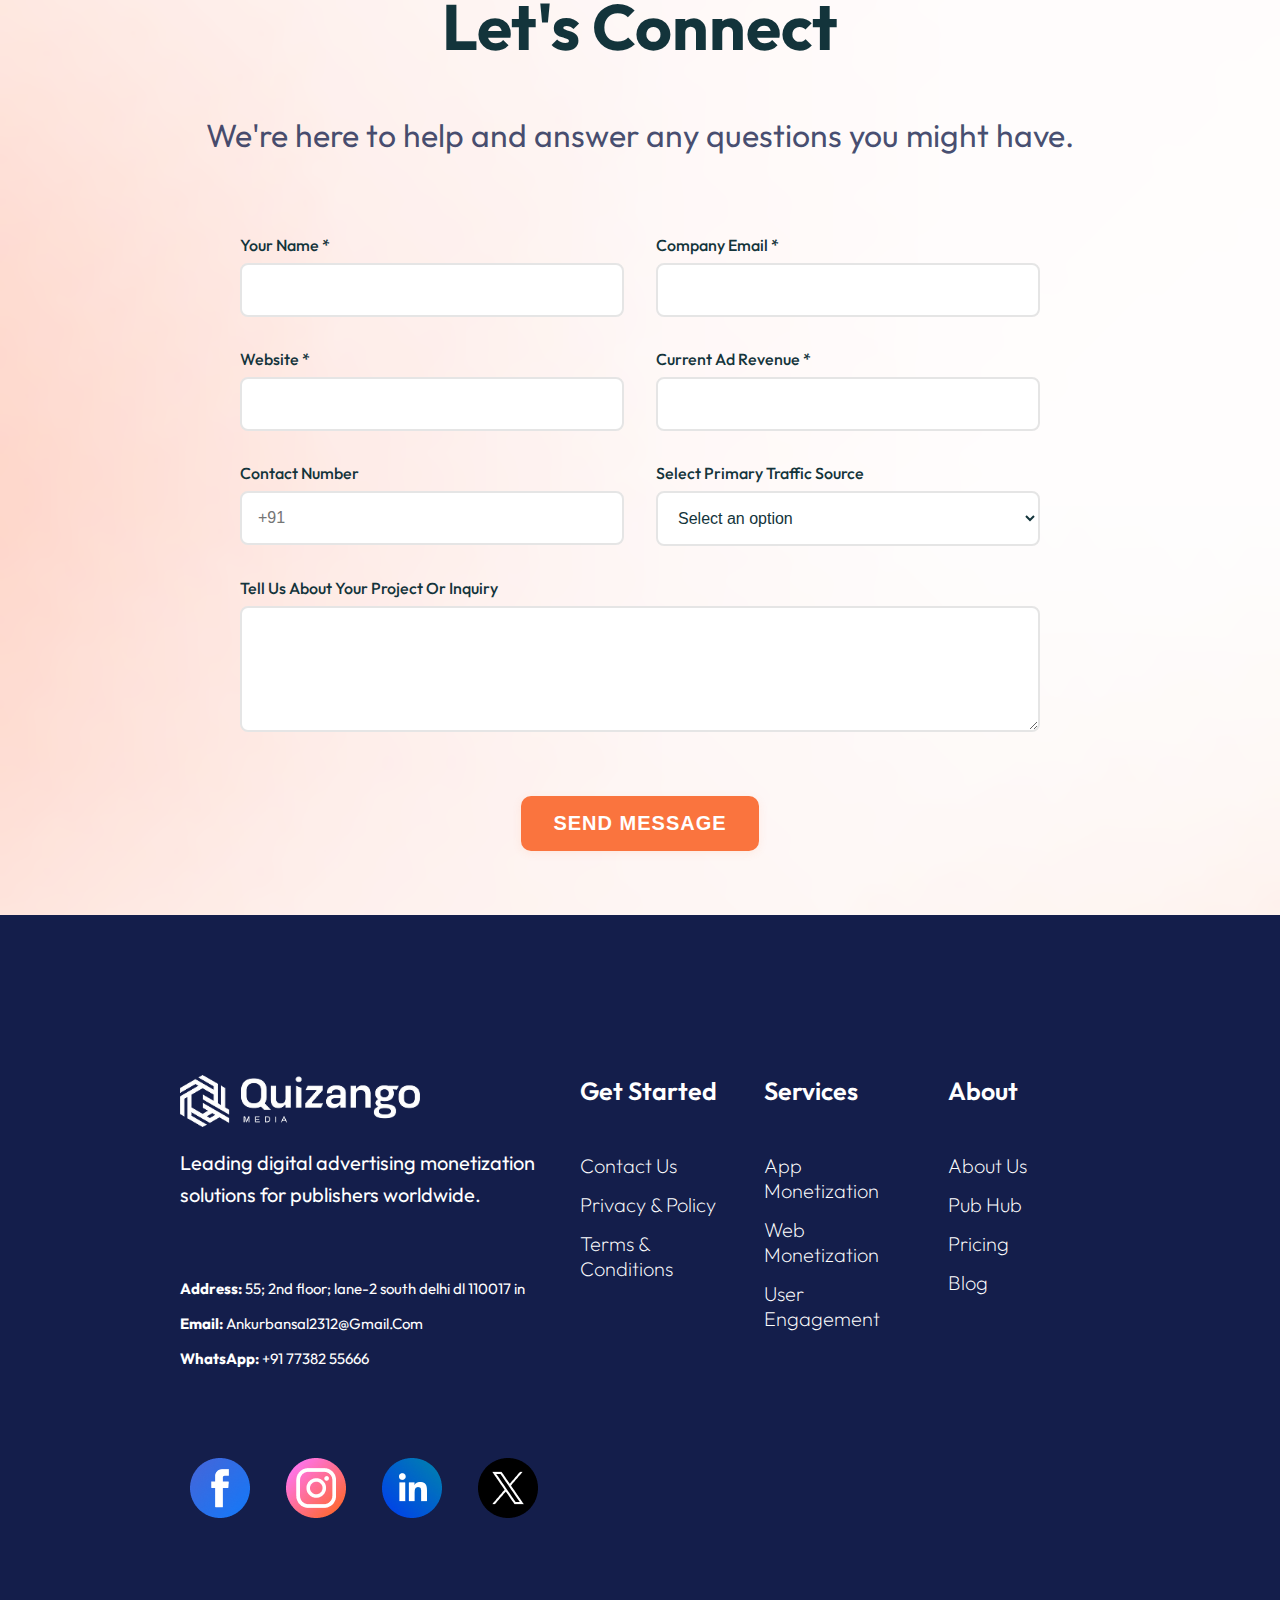
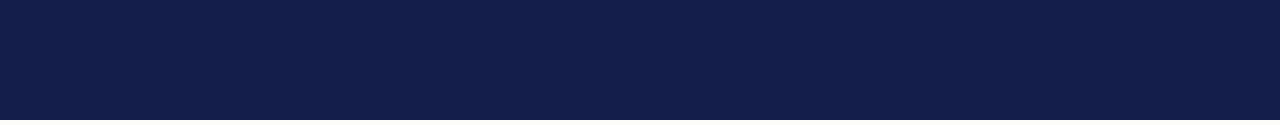
<file: contactus.html>
<!DOCTYPE html>
<html lang="en">

<head>
    <meta charset="UTF-8">
    <meta name="viewport" content="width=device-width, initial-scale=1">
    <title>Quizango | Karekaise Platform</title>
    <link rel="stylesheet" href="contactus.css">
    <!-- <link rel="stylesheet" href="style.css"> -->
    <!-- FontAwesome for placeholder icons -->
    <link href="https://cdnjs.cloudflare.com/ajax/libs/font-awesome/6.0.0/css/all.min.css" rel="stylesheet">
    <link rel="stylesheet" href="https://cdnjs.cloudflare.com/ajax/libs/font-awesome/6.4.0/css/all.min.css">

    <link
        href="https://fonts.googleapis.com/css2?family=Bodoni+Moda:ital,opsz,wght@0,6..96,400..900;1,6..96,400..900&family=Montserrat:ital,wght@0,100..900;1,100..900&family=Mukta:wght@200;300;400;500;600;700;800&family=Outfit:wght@100..900&family=Poppins:ital,wght@0,100;0,200;0,300;0,400;0,500;0,600;0,700;0,800;0,900;1,100;1,200;1,300;1,400;1,500;1,600;1,700;1,800;1,900&family=Savate:ital,wght@0,200..900;1,200..900&family=Space+Mono:ital,wght@0,400;0,700;1,400;1,700&family=Tiny5&family=Yellowtail&display=swap"
        rel="stylesheet">
</head>

<body>
    <!-- =================== NAVIGATION =================== -->
    <div id="navbar"></div>

    <!-- =================== HERO SECTION =================== -->
    <section class="hero ">
        <div class="hero__content">
            <h1>
                <span class="hero__heading-1">REACH OUT</span>
                <!-- <span class="hero__heading-2">WITHIN YOUR APP & WEBSITE</span> -->
                <span class="hero__heading-3">ANYTIME</span>
            </h1>
            <p class="hero__desc">Get in touch with our team. Fill out the form below and we'll respond promptly to your
                inquiry.</p>
            <a href="#" class="btn btn--primary">CONTACT SALES</a>


        </div>
        <div class="hero__visual">
            <img src="images/contactus.png" alt="" width="500" height="280">
        </div>
    </section>



    <!-- =================== WHY CHOOSE US =================== -->
    <section class="why-choose">
        <div class="why-choose__container ">
            <div class="why-choose__content">
                <h2 class="section__heading">Our Headquarters</h2>
                <p class="section__subheading">
                    Find our location and contact details below.
                </p>
                <div class="contact-card">

                    <!-- Address -->
                    <div class="info-box">
                        <i class="fas fa-map-marker-alt"></i>
                        <div class="info-text">
                            <h3>Address</h3>
                            <p>531A Upper Cross Street<br>
                                #04-95 Hong Lim Complex<br>
                                Singapore 051531</p>
                        </div>
                    </div>

                    <!-- Phone -->
                    <div class="info-box">
                        <i class="fas fa-phone"></i>
                        <div class="info-text">
                            <h3>Phone</h3>
                            <p><a href="tel:+917738255666">+91-7738255666</a></p>
                        </div>
                    </div>

                    <!-- Support -->
                    <div class="info-box">
                        <i class="fas fa-envelope"></i>
                        <div class="info-text">
                            <h3>Support</h3>
                            <p><a href="mailto:support@quizangomedia.com">support@quizangomedia.com</a></p>
                        </div>
                    </div>

                </div>

            </div>
            <div>
                <img src="images/map.png" alt="">
            </div>
        </div>
    </section>

    <!-- =================== QUIZ CATEGORIES =================== -->
    <!-- Contact Form -->
    <section class="contact-form" id="contact">
        <div class="container">
            <h2>Let's Connect</h2>
            <p class="section-subtitle">We're here to help and answer any questions you might have.</p>

            <form class="contact-grid">
                <!-- Row 1 -->
                <div class="form-group">
                    <label for="contact-name">Your Name *</label>
                    <input type="text" id="contact-name" class="form-control" required>
                </div>
                <div class="form-group">
                    <label for="company-email">Company Email *</label>
                    <input type="email" id="company-email" class="form-control" required>
                </div>

                <!-- Row 2 -->
                <div class="form-group">
                    <label for="website">Website *</label>
                    <input type="url" id="website" class="form-control" required>
                </div>
                <div class="form-group">
                    <label for="ad-revenue">Current Ad Revenue *</label>
                    <input type="text" id="ad-revenue" class="form-control" required>
                </div>

                <!-- Row 3 -->
                <div class="form-group">
                    <label for="contact-number">Contact Number</label>
                    <input type="text" id="contact-number" class="form-control" placeholder="+91">
                </div>
                <div class="form-group">
                    <label for="traffic-source">Select Primary Traffic Source</label>
                    <select id="traffic-source" class="form-control">
                        <option value="">Select an option</option>
                        <option value="games">Games</option>
                        <option value="entertainment">Entertainment</option>
                        <option value="education">Education</option>
                        <option value="news">News</option>
                        <option value="ecommerce">E-commerce</option>
                        <option value="other">Other</option>
                    </select>
                </div>

                <!-- Full width row -->
                <div class="form-group" style="grid-column: 1 / -1;">
                    <label for="project-details">Tell Us About Your Project Or Inquiry</label>
                    <textarea id="project-details" class="form-control" rows="5"></textarea>
                </div>

                <!-- Submit -->
                <div class="form-actions" style="grid-column: 1 / -1;">
                    <button type="submit" class="btn btn-primary btn-lg">SEND MESSAGE</button>
                </div>
            </form>

        </div>
    </section>

    <!-- =================== FOOTER =================== -->
    <div id="footer"></div>
    <script src="js/components.js"></script>
</body>

</html>
</file>
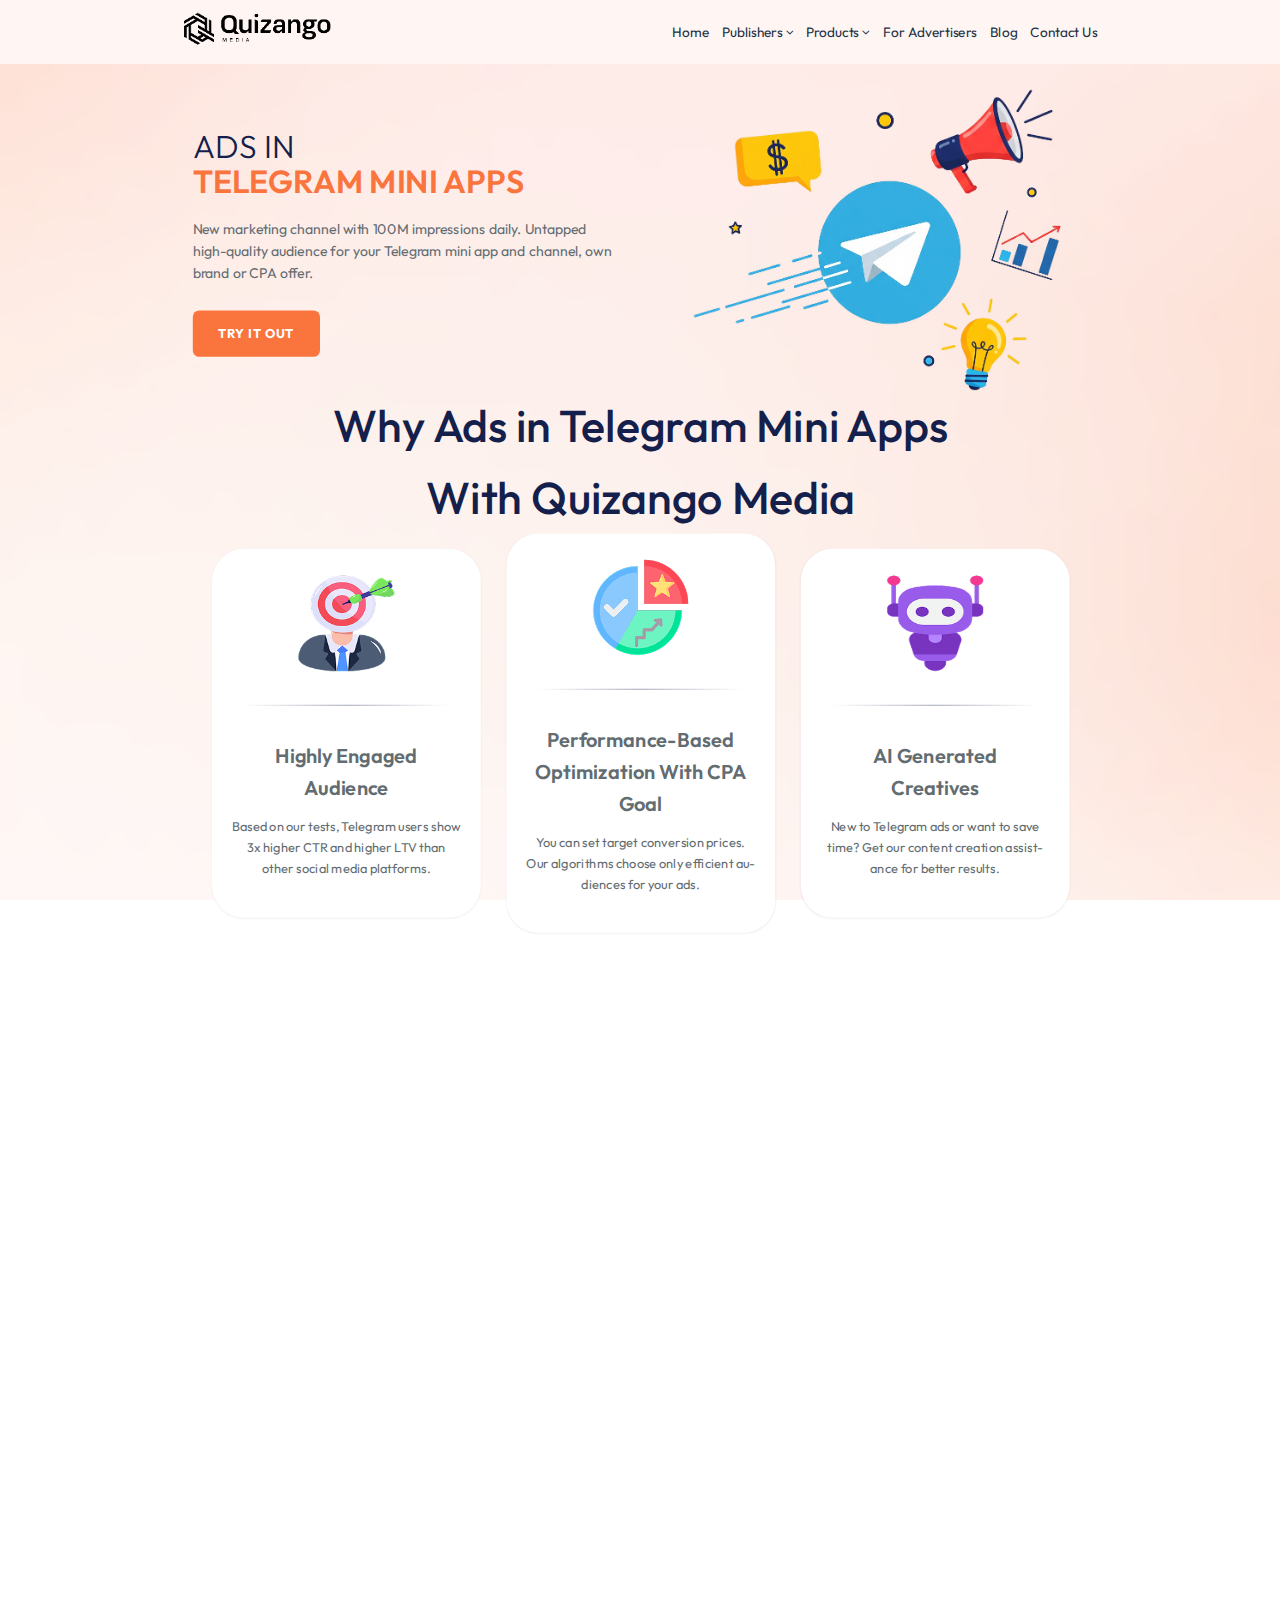
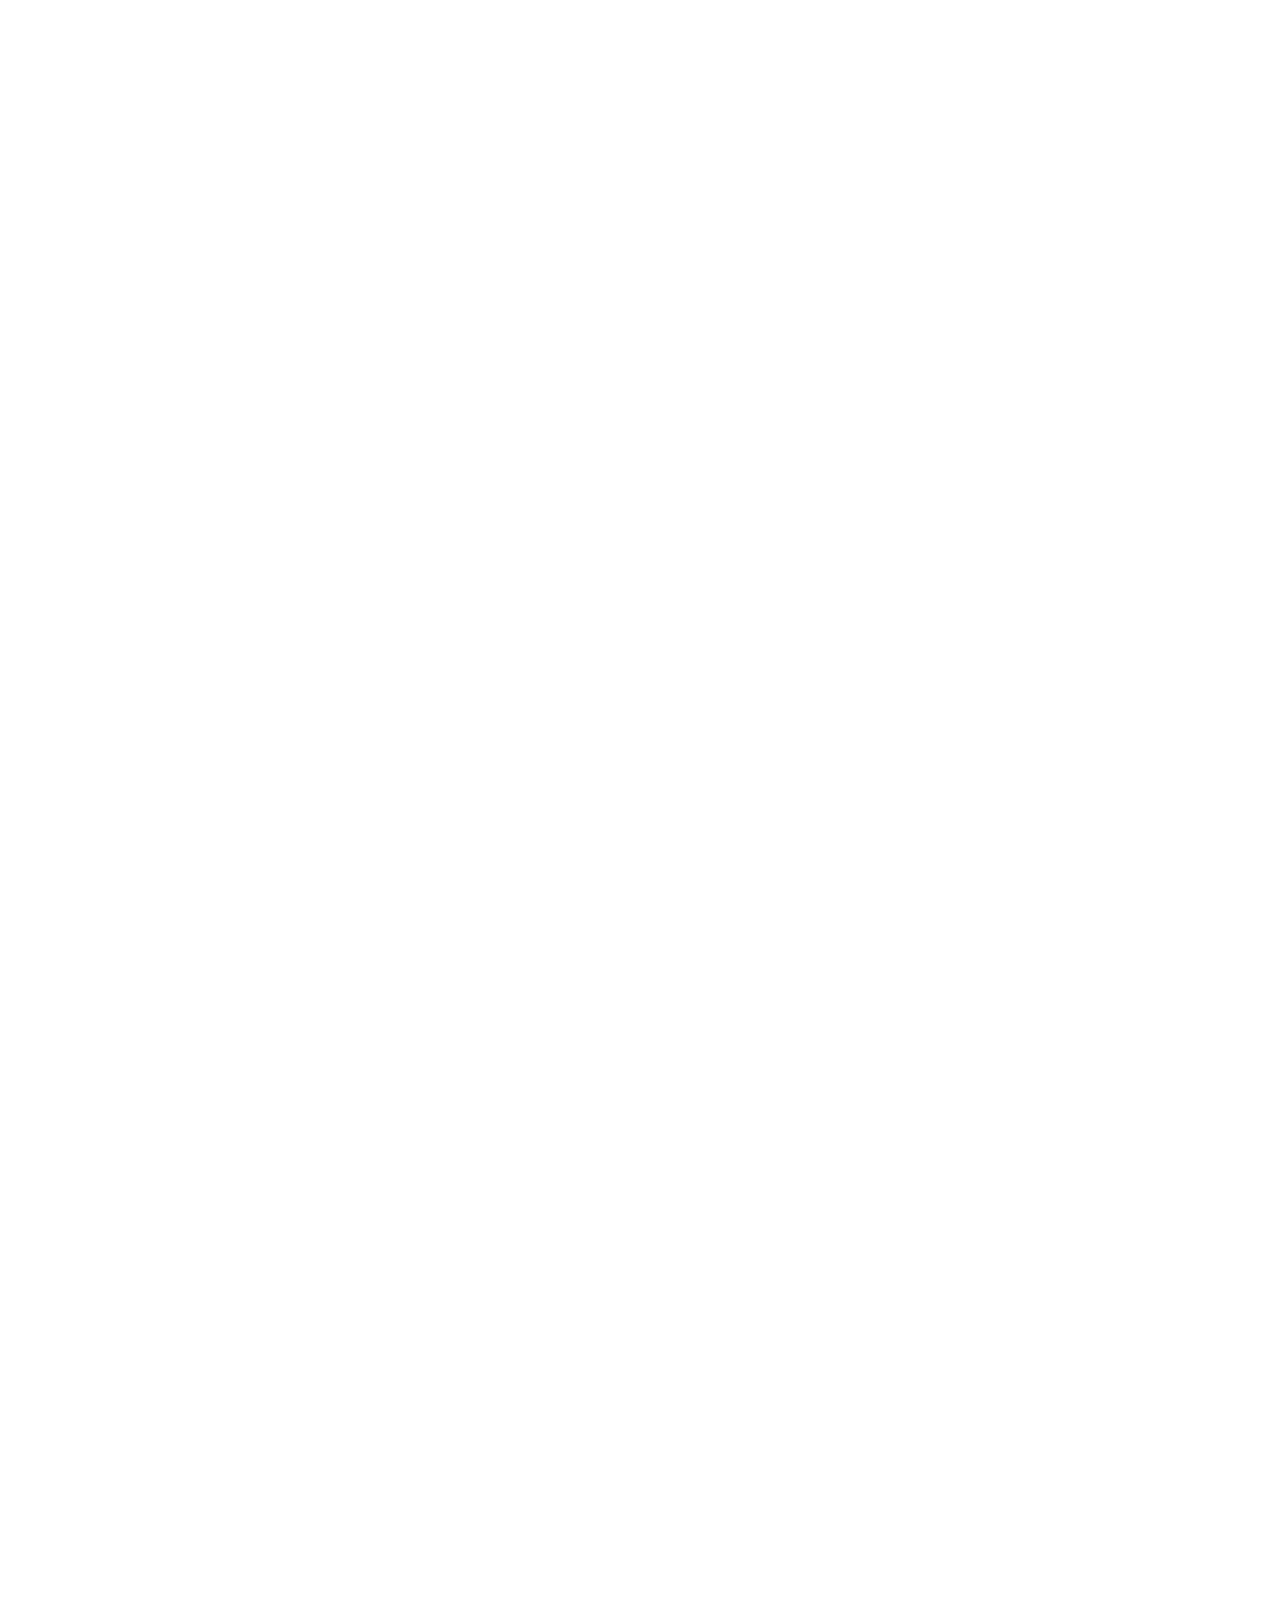
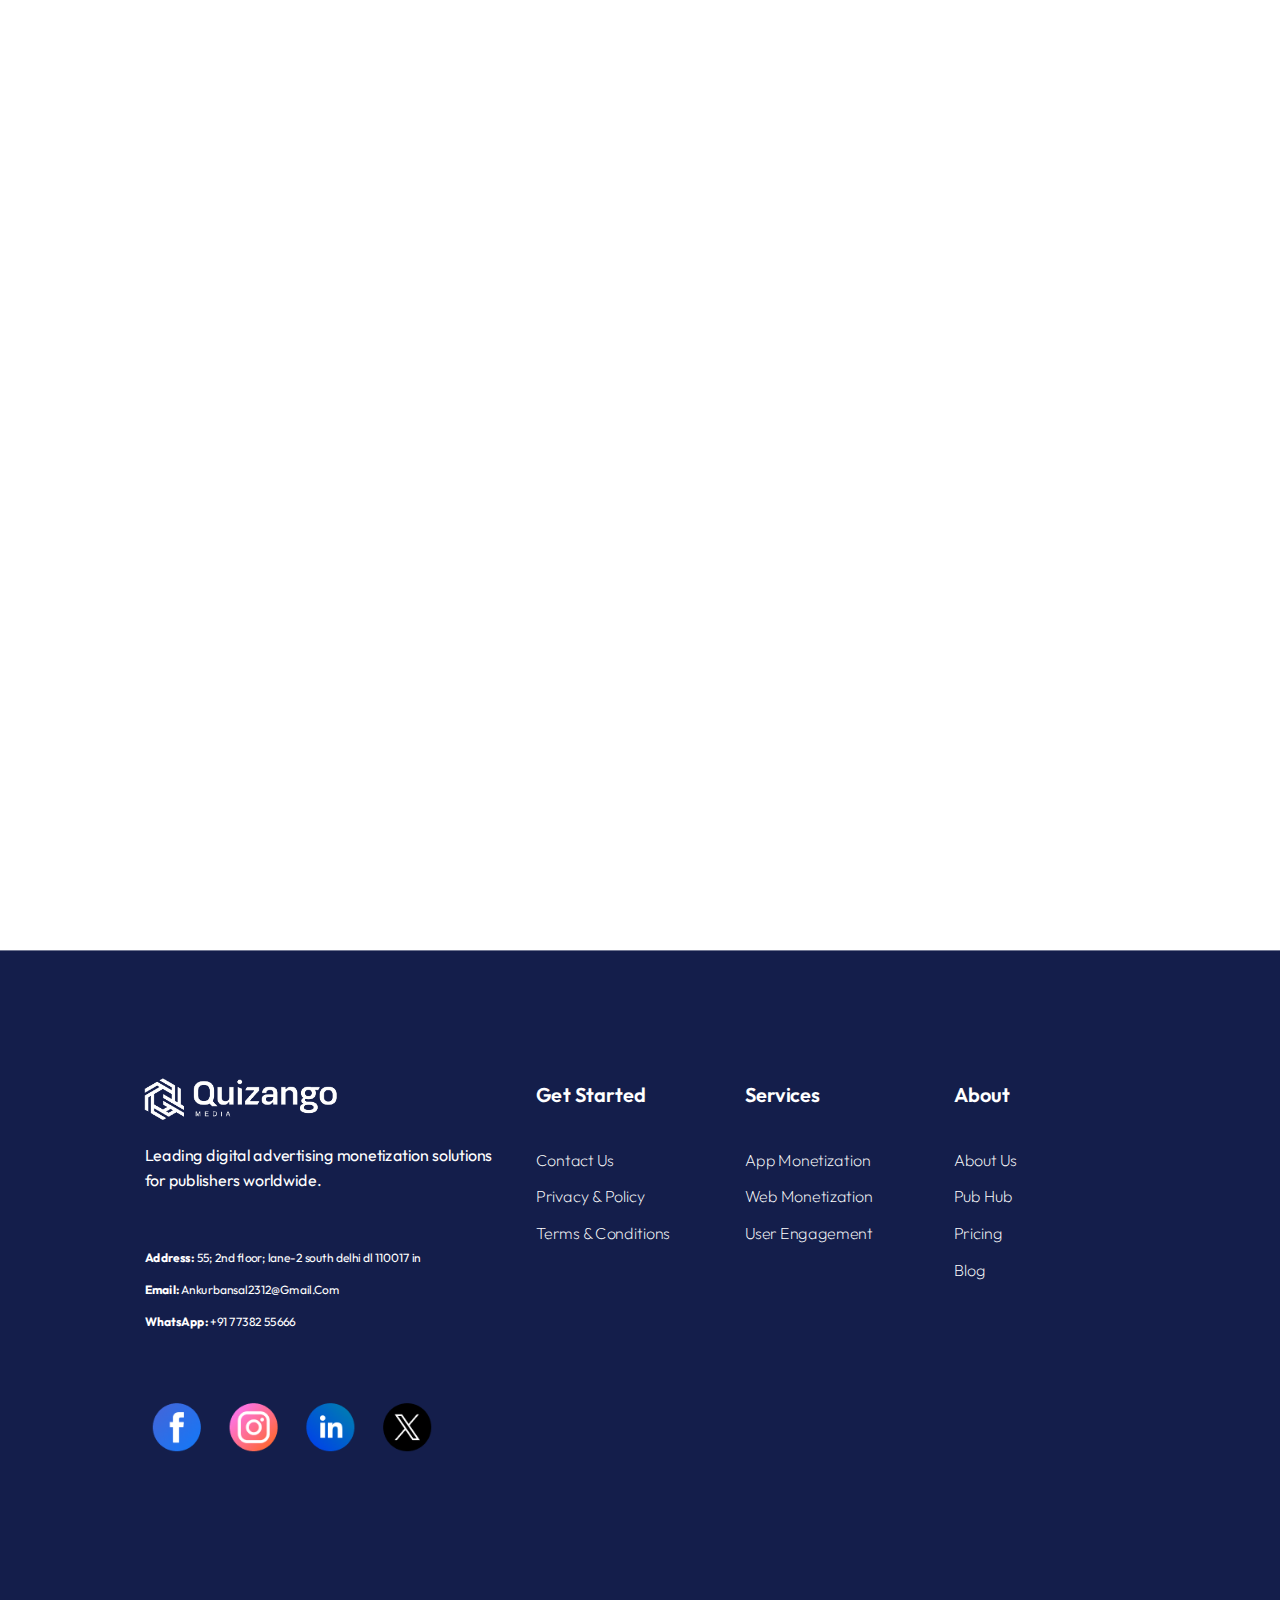
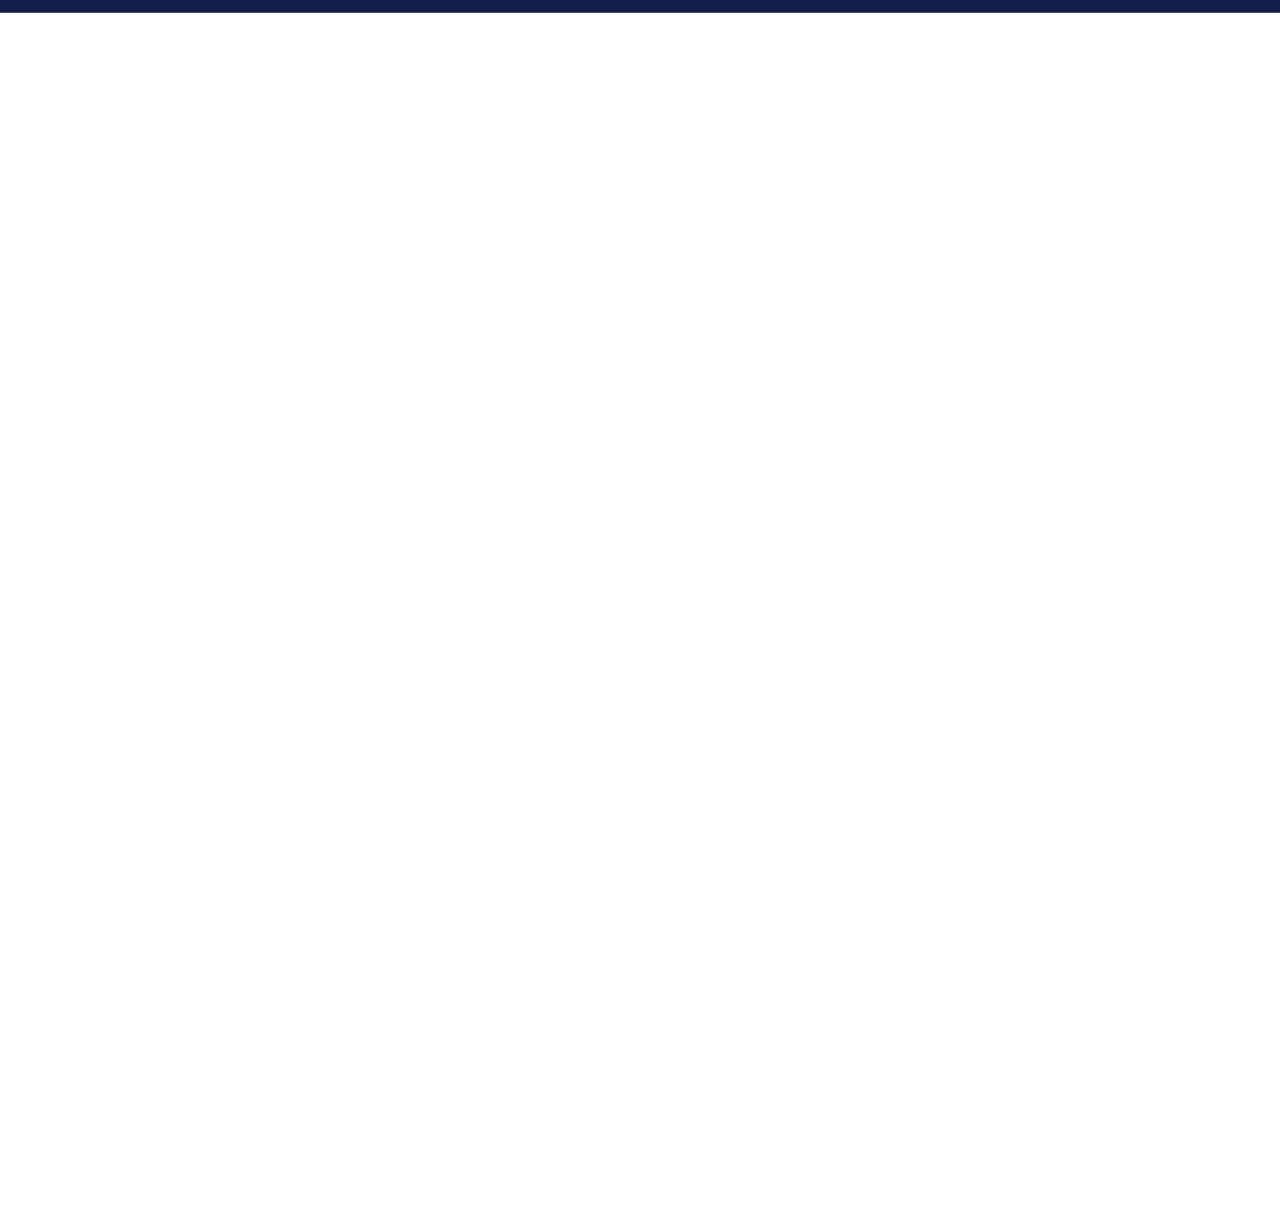
<file: foradverteleads.html>
<!DOCTYPE html>
<html lang="en">

<head>
    <meta charset="UTF-8">
    <meta name="viewport" content="width=device-width, initial-scale=1.0">
    <title>For Advertisers - Telegram Mini Apps Ads | Quizango</title>
    <!-- <link rel="stylesheet" href="style.css"> -->
    <link rel="stylesheet" href="foradverteleads.css">
    <link rel="stylesheet" href="global.css">
    <link rel="preconnect" href="https://fonts.googleapis.com">
    <link rel="preconnect" href="https://fonts.gstatic.com" crossorigin>
    <link
        href="https://fonts.googleapis.com/css2?family=Bodoni+Moda:ital,opsz,wght@0,6..96,400..900;1,6..96,400..900&family=Montserrat:ital,wght@0,100..900;1,100..900&family=Mukta:wght@200;300;400;500;600;700;800&family=Outfit:wght@100..900&family=Poppins:ital,wght@0,100;0,200;0,300;0,400;0,500;0,600;0,700;0,800;0,900;1,100;1,200;1,300;1,400;1,500;1,600;1,700;1,800;1,900&family=Savate:ital,wght@0,200..900;1,200..900&family=Space+Mono:ital,wght@0,400;0,700;1,400;1,700&family=Tiny5&family=Yellowtail&display=swap"
        rel="stylesheet">
    <link rel="stylesheet" href="https://cdnjs.cloudflare.com/ajax/libs/font-awesome/6.4.2/css/all.min.css">
</head>

<body>
    <!-- Navbar Component -->
    <div id="navbar"></div>

    <!-- Hero Section -->
    <section class="advertisers-hero">
        <div class="container">
            <div class="hero-content">
                <div class="hero-text">
                    <h1>
                        <span class="hero-label">ADS IN</span>
                        <span class="hero-highlight">TELEGRAM MINI APPS</span>
                    </h1>
                    <p>New marketing channel with 100M impressions daily. Untapped high-quality audience for your
                        Telegram mini app and channel, own brand or CPA offer.</p>
                    <a href="#" class="btn btn-primary hero-btn">TRY IT OUT</a>
                </div>
                <div class="hero-visual">
                    <img src="images/publishershero.png" alt="">
                </div>
            </div>
        </div>
    </section>

    <!-- Why Choose Section -->
    <section class="why-choose-ads container">
        <h2 class="section__heading">Why Ads in Telegram Mini Apps<br>With Quizango Media</h2>

        <div class="feature-container">
            <div class="feature-card">
                <div class="feature-icon">
                    <img src="teleads/coin 1.png" alt="">
                </div>
                <div class="feature-divider"></div>
                <h3>Highly Engaged <br> Audience</h3>
                <p>Based on our tests, Telegram users show 3x higher CTR and higher LTV than other social media
                    platforms.</p>
            </div>

            <div class="feature-card">
                <div class="feature-icon">
                    <img src="teleads/wallet 1.png" alt="">
                </div>
                <div class="feature-divider"></div>
                <h3>Performance-Based Optimization With CPA Goal</h3>
                <p>You can set target conversion prices. Our algorithms choose only efficient audiences for your ads.
                </p>
            </div>

            <div class="feature-card">
                <div class="feature-icon">
                    <img src="teleads/gift 1.png" alt="">
                </div>
                <div class="feature-divider"></div>
                <h3>AI Generated <br> Creatives</h3>
                <p>New to Telegram ads or want to save time? Get our content creation assistance for better results.</p>
            </div>
        </div>
    </section>

    <!-- Ad Formats Section -->
    <section class="ad-formats">
        <div class="container">
            <div class="ad-formats-content">
                <div class="formats-text">
                    <h2>Ad Formats</h2>
                    <div class="format-options">
                        <div class="format-option">
                            <h4>Get fresh audience for your product or CPA offer</h4>
                            <p>Lorem Ipsum is simply dummy text of the printing and typesetting industry. Lorem Ipsum
                                has been the industry's standard dummy text ever since the 1500s, when an unknown
                                printer.</p>
                        </div>
                        <div class="format-option">
                            <h4>Boost Telegram Mini Apps Users Or Channel Subscribers</h4>
                        </div>
                    </div>
                </div>
                <div class="formats-visual">
                    <div class="mobile-mockup">
                        <img src="images/teleads.png" alt="Mobile App Preview">
                    </div>
                </div>
            </div>
        </div>
    </section>

    <!-- Industries Section -->
    <section class="industries-section container">
        <h2>Works Best With The Following Industries</h2>
        <p class="subtitle">Hear from our clients about how Quizango Media transformed their businesses</p>

        <div class="features-grid lower">
            <div class="feature-card">

                <div class="feature-icon">
                    <img src="teleads/gift-card 1.png" alt="">
                </div>
                <div class="feature-divider"></div>
                <h3>iGaming</h3>
            </div>

            <div class="feature-card">

                <div <div class="feature-icon">
                    <img src="teleads/mobile-chatting 1.png" alt="">
                </div>
                <div class="feature-divider"></div>
                <h3>Apps & Channels</h3>
            </div>

            <div class="feature-card">


                <div class="feature-icon">
                    <img src="teleads/chess-piece 1.png" alt="">
                </div>
                <div class="feature-divider"></div>
                <h3>Games</h3>
            </div>

            <div class="feature-card">


                <div class="feature-icon">
                    <img src="teleads/youtube 1.png" alt="">
                </div>
                <div class="feature-divider"></div>
                <h3>Media</h3>
            </div>
        </div>
    </section>

    <!-- Traffic Volumes Section -->
    <section class="traffic-volumes">
        <div class="container">
            <h2>High Traffic Volumes For Bigger Reach</h2>
            <div class="traffic-table">
                <div class="table-header">
                    <div class="col-geo">GEO</div>
                    <div class="col-impressions">Daily Impressions</div>
                </div>
                <div class="table-row">
                    <div class="col-geo">NG</div>
                    <div class="col-impressions">15 500 000</div>
                </div>
                <div class="table-row">
                    <div class="col-geo">BD</div>
                    <div class="col-impressions">14 700 000</div>
                </div>
                <div class="table-row">
                    <div class="col-geo">IN</div>
                    <div class="col-impressions">12 650 000</div>
                </div>
                <div class="table-row">
                    <div class="col-geo">US</div>
                    <div class="col-impressions">8 000 000</div>
                </div>
                <div class="table-row">
                    <div class="col-geo">VN</div>
                    <div class="col-impressions">4 200 000</div>
                </div>
                <div class="table-row">
                    <div class="col-geo">UA</div>
                    <div class="col-impressions">2 600 000</div>
                </div>
                <div class="table-row">
                    <div class="col-geo">DE</div>
                    <div class="col-impressions">1 800 000</div>
                </div>
            </div>
        </div>
    </section>

    <!-- FAQ Section -->
    <section class="faq-section container">
        <h2>Telegram Mini Apps Ads FAQ</h2>

        <div class="faq-list">
            <div class="faq-item">
                <div class="faq-question">
                    <span class="faq-number">01</span>
                    <h3>What Is Telegram Ads In Mini Apps?</h3>
                    <i class="fas fa-chevron-down"></i>
                </div>
                <div class="faq-answer">
                    <p>Telegram Ads In Mini Apps Allow Advertisers To Place Ads Within Telegram's Embedded Web
                        Applications (Mini Apps) That Natively Run Inside The Platform. These Mini Apps Have Been With
                        Advanced Services And Features Ranging From Games To Utility Tools. And Create New Spaces For
                        Brands To Engage With Telegram's Active User Base.</p>
                </div>
            </div>

            <div class="faq-item">
                <div class="faq-question">
                    <span class="faq-number">02</span>
                    <h3>What Ad Formats Are Available In Telegram Mini Apps With PropellerAds?</h3>
                    <i class="fas fa-chevron-down"></i>
                </div>
                <div class="faq-answer">
                    <p>We offer various ad formats including banner ads, interstitial ads, native ads, and rewarded
                        video ads optimized for Telegram Mini Apps environment.</p>
                </div>
            </div>

            <div class="faq-item">
                <div class="faq-question">
                    <span class="faq-number">03</span>
                    <h3>What Is The Optimal CPC For A Telegram Traffic Campaign?</h3>
                    <i class="fas fa-chevron-down"></i>
                </div>
                <div class="faq-answer">
                    <p>The optimal CPC varies by industry and targeting. Our platform provides real-time bidding
                        recommendations based on your campaign goals and market conditions.</p>
                </div>
            </div>

            <div class="faq-item">
                <div class="faq-question">
                    <span class="faq-number">04</span>
                    <h3>How To Start With Telegram Ads In Mini Apps?</h3>
                    <i class="fas fa-chevron-down"></i>
                </div>
                <div class="faq-answer">
                    <p>Getting started is easy! Simply create an account, set up your campaign with your target audience
                        and budget, upload your creatives, and launch your campaign.</p>
                </div>
            </div>
        </div>
    </section>

    <!-- Footer Component -->
    <div id="footer"></div>

    <!-- Scripts -->
    <script src="js/components.js"></script>
    <script src="foradverteleads.js"></script>
</body>

</html>
</file>
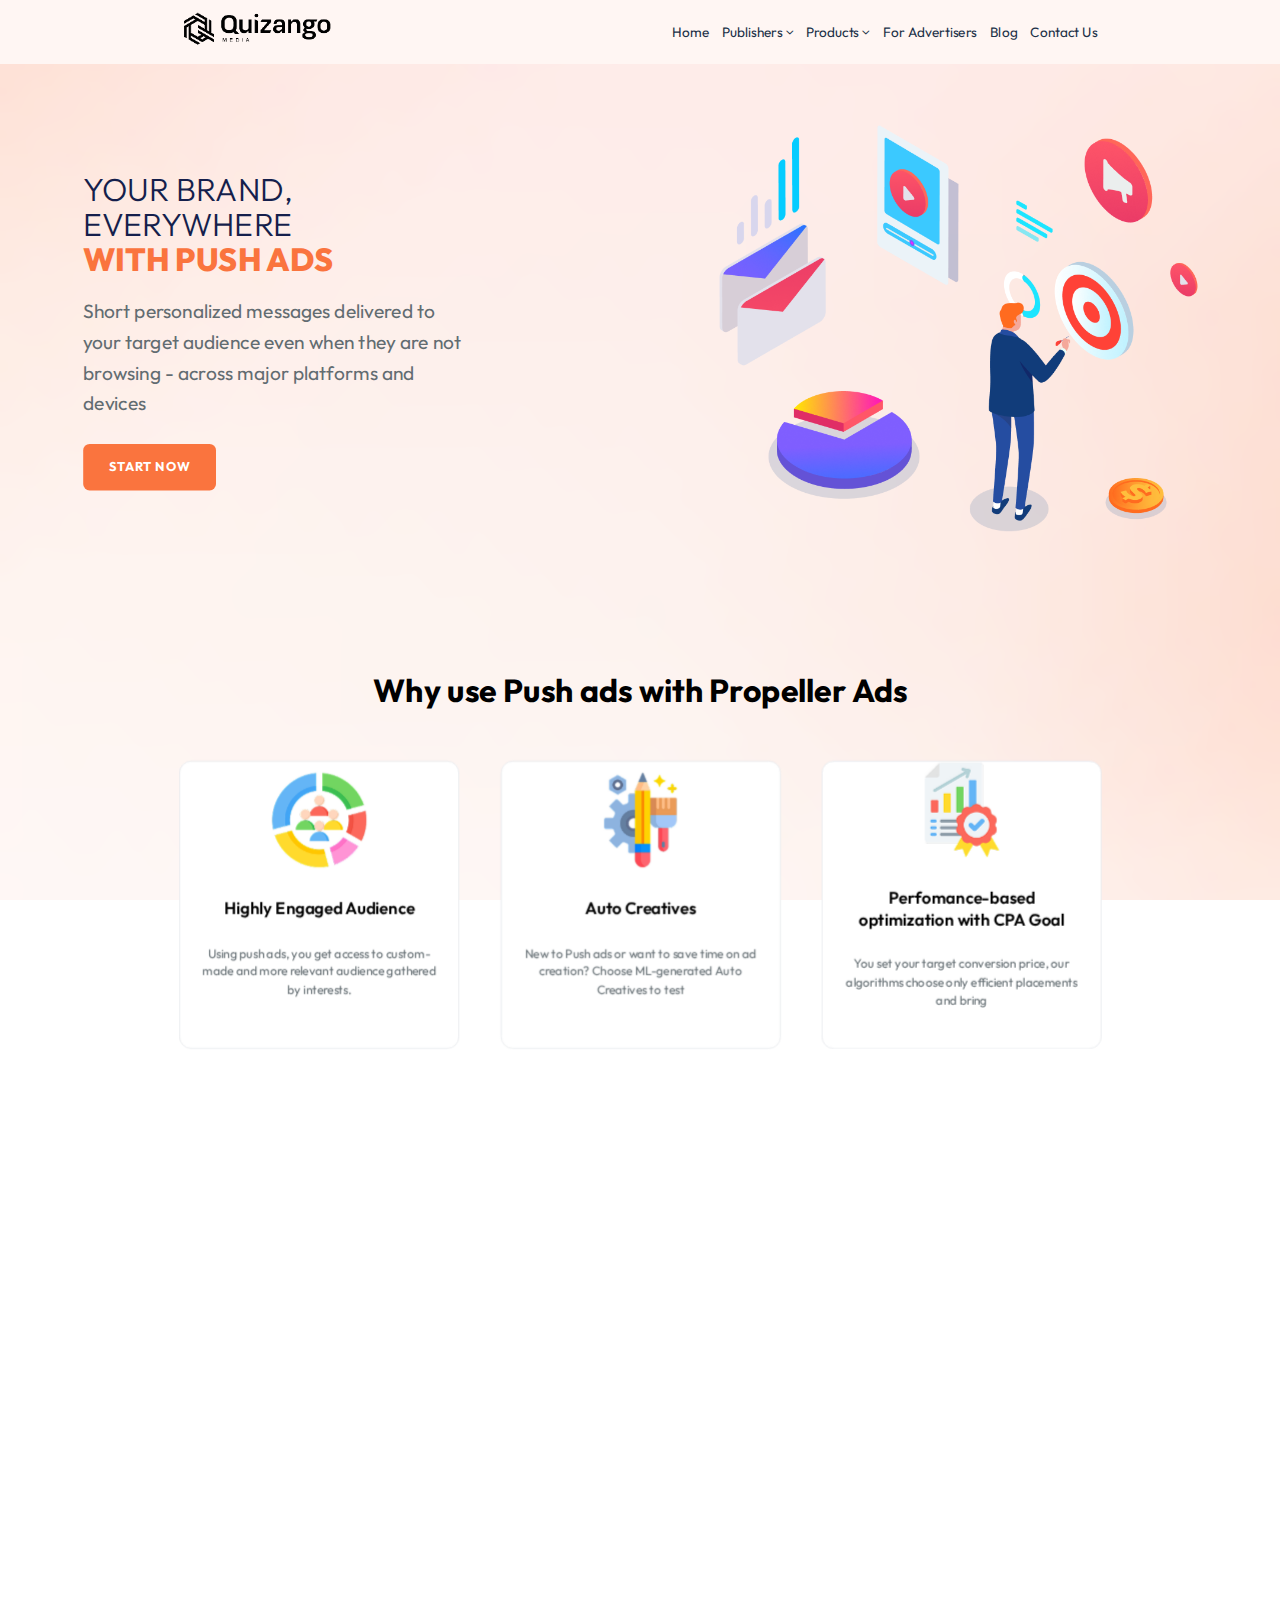
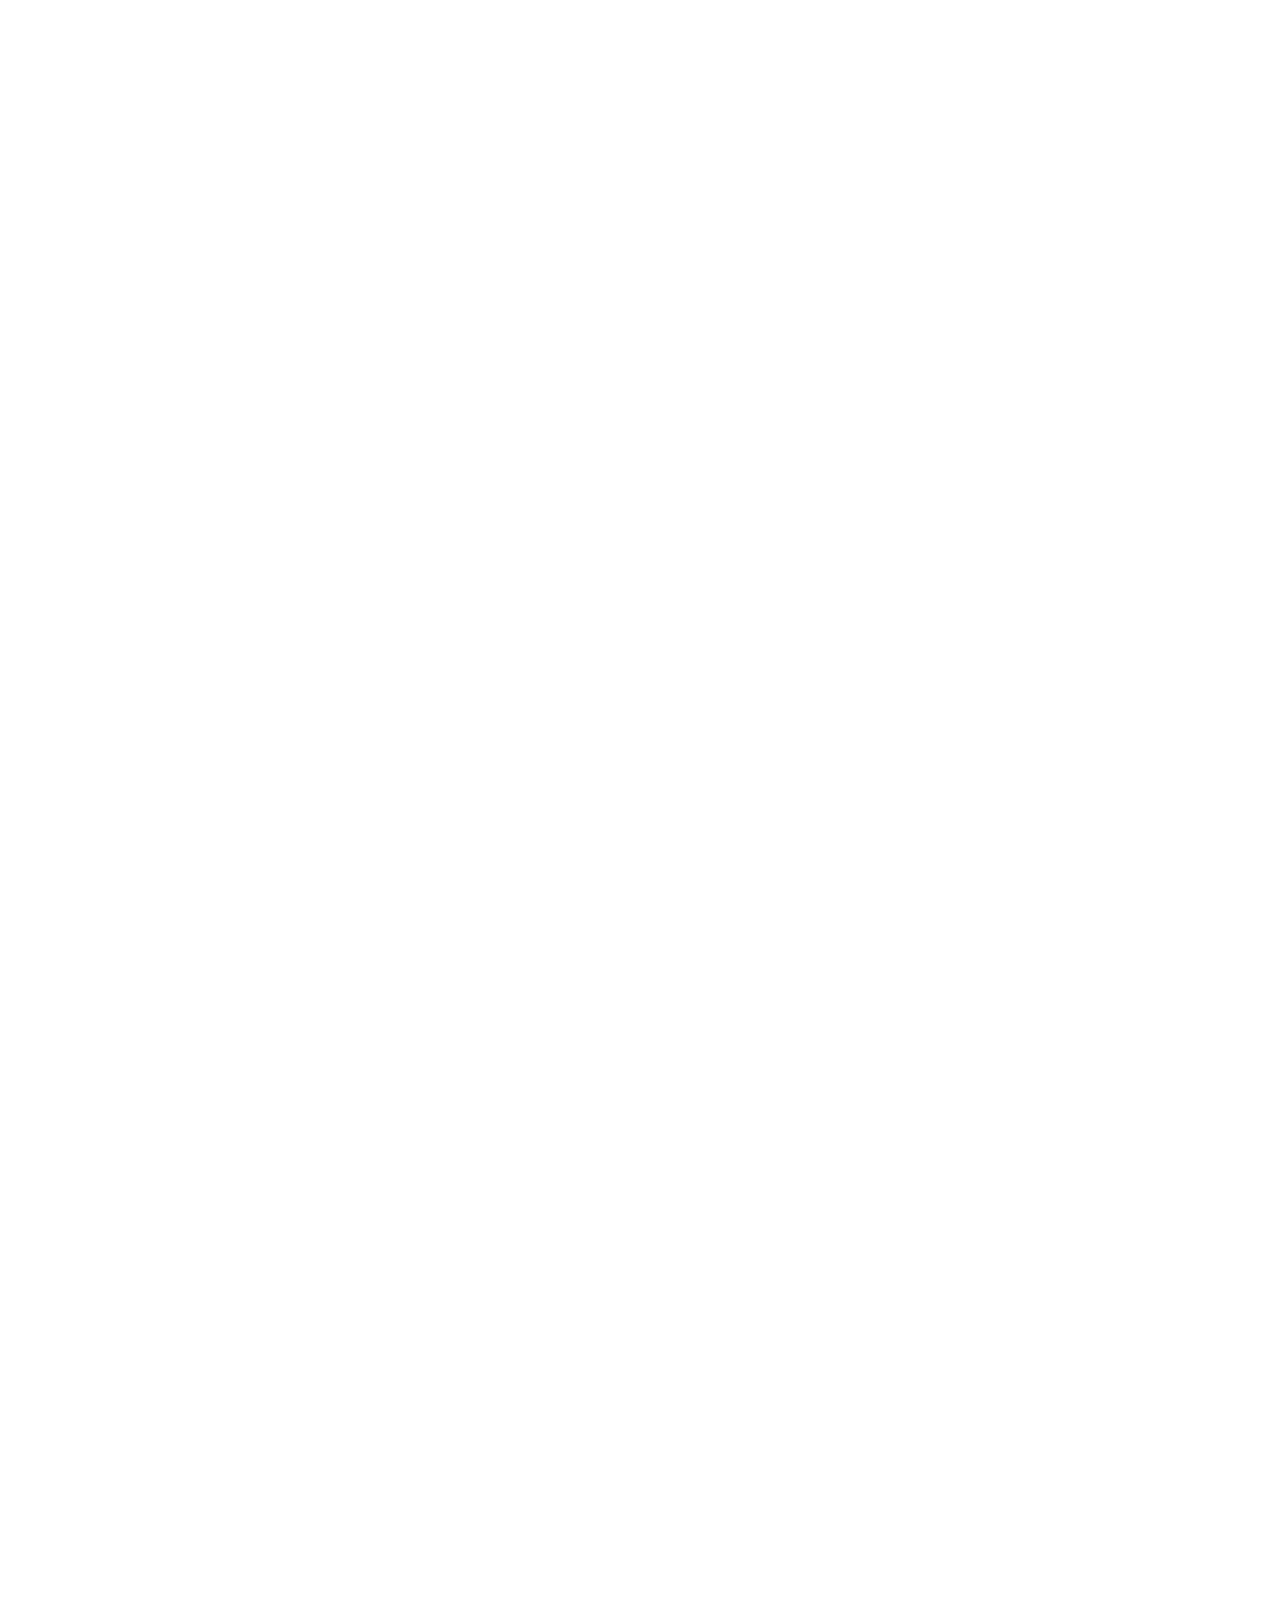
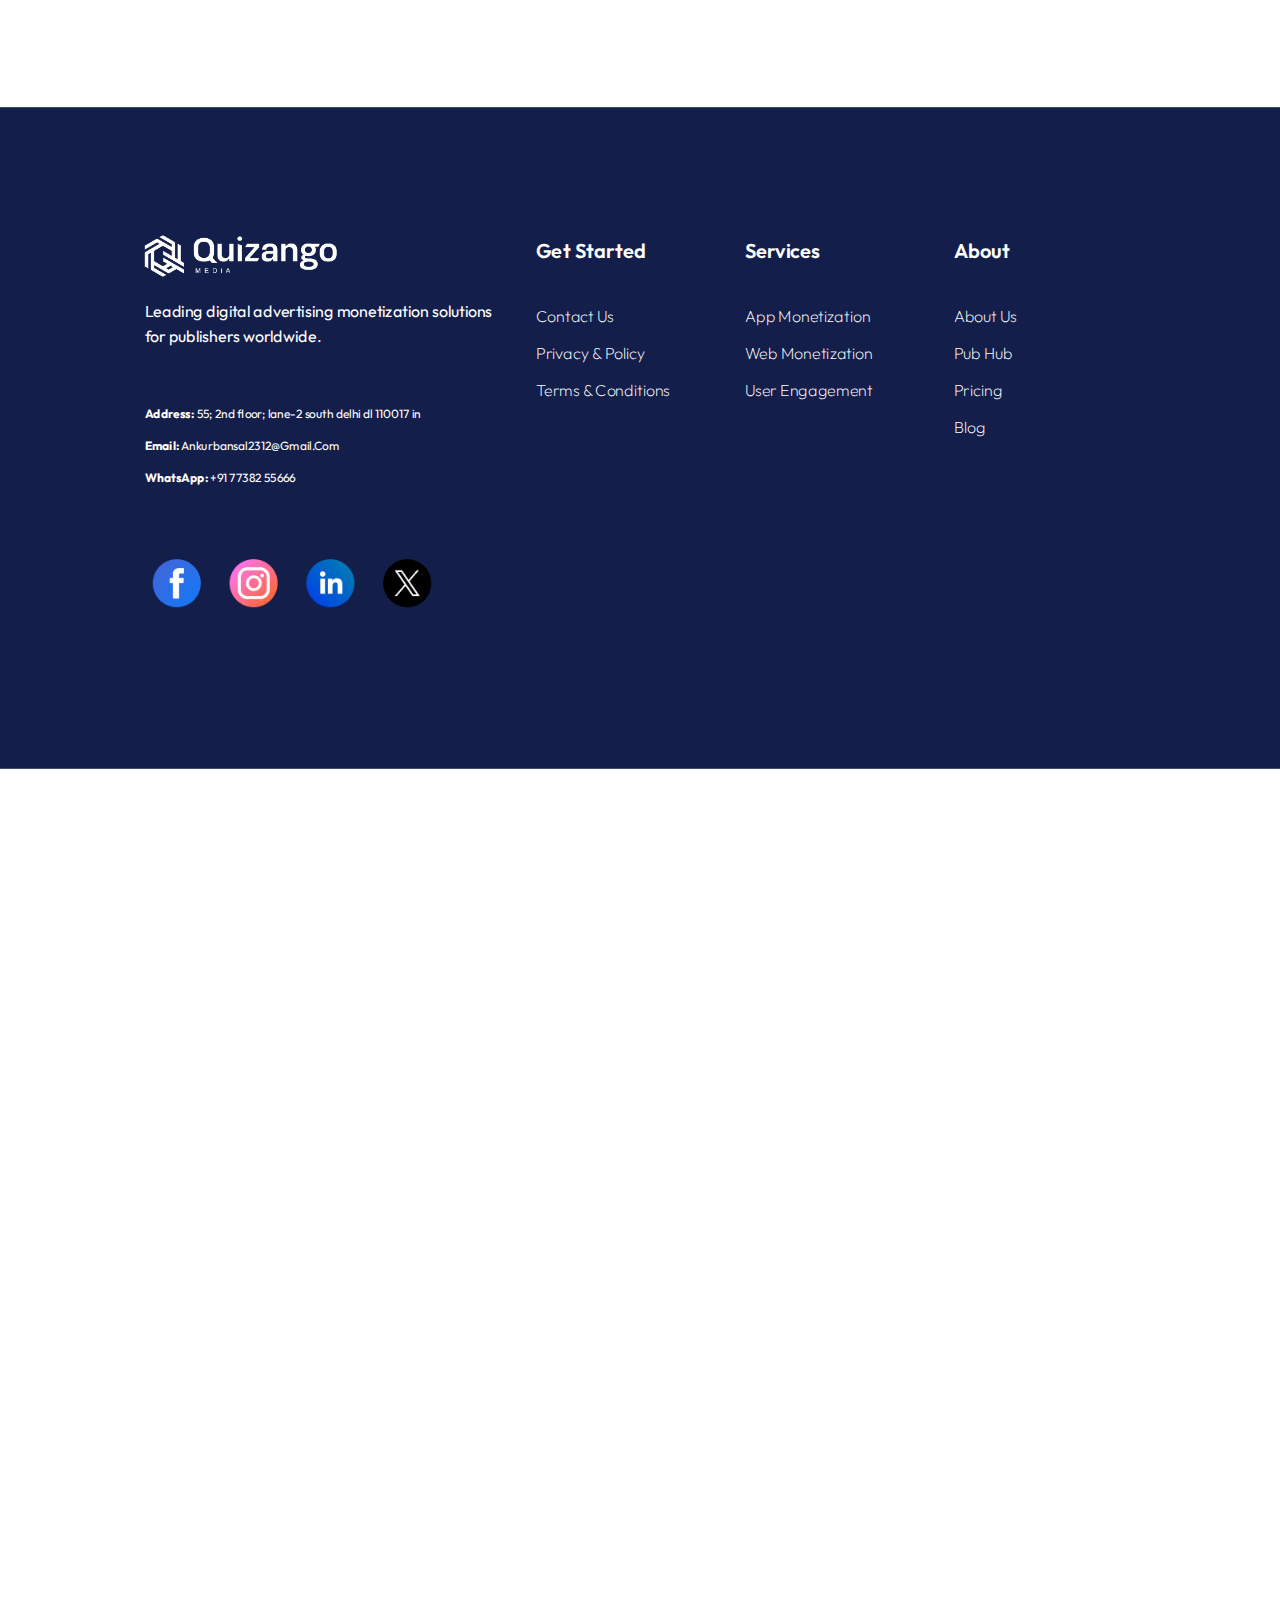
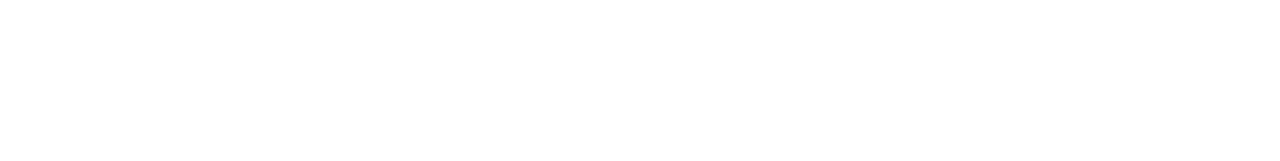
<file: forpushads.html>
<!DOCTYPE html>
<html lang="en">
<head>
    <meta charset="UTF-8">
    <meta name="viewport" content="width=device-width, initial-scale=1.0">
    <title>For Advertisers - Telegram Mini Apps Ads | Quizango</title>
    <!-- <link rel="stylesheet" href="style.css"> -->
    <link rel="stylesheet" href="forpushads.css">
    <link rel="preconnect" href="https://fonts.googleapis.com">
    <link rel="preconnect" href="https://fonts.gstatic.com" crossorigin>
<link
    href="https://fonts.googleapis.com/css2?family=Bodoni+Moda:ital,opsz,wght@0,6..96,400..900;1,6..96,400..900&family=Montserrat:ital,wght@0,100..900;1,100..900&family=Mukta:wght@200;300;400;500;600;700;800&family=Outfit:wght@100..900&family=Poppins:ital,wght@0,100;0,200;0,300;0,400;0,500;0,600;0,700;0,800;0,900;1,100;1,200;1,300;1,400;1,500;1,600;1,700;1,800;1,900&family=Savate:ital,wght@0,200..900;1,200..900&family=Space+Mono:ital,wght@0,400;0,700;1,400;1,700&family=Tiny5&family=Yellowtail&display=swap"
    rel="stylesheet">    
    <link rel="stylesheet" href="https://cdnjs.cloudflare.com/ajax/libs/font-awesome/6.4.2/css/all.min.css">
</head>
<body>
    <!-- Navbar Component -->
    <div id="navbar"></div>

    <!-- Hero Section -->
    <section class="advertisers-hero">
        <div class="container pushads">
            <div class="hero-content">
                <div class="hero-text">
                    <h1>
                        <span class="hero-label">YOUR BRAND, EVERYWHERE</span>
                        <span class="hero-highlight">WITH PUSH ADS</span>
                    </h1>
                    <p>Short personalized messages delivered to your target audience even when they are not browsing - across major platforms and devices</p>
                    <a href="#" class="btn btn-primary hero-btn">START NOW</a>
                </div>
                <div class="hero-visual">
                    <img src="advertisors/push-formats-propellerads-2 1.png" alt="">
                </div>
            </div>
        </div>
    </section>

    <!-- Why Choose Section -->
    <section class="why-choose-ads container">
        <h2>Why use Push ads with
Propeller Ads</h2>
        
        <div class="benefits-grid">
            <div class="benefit-card">
                <div class="card-inner">
                    <div class="card-front">
                        <div class="benefit-icon">
                            <img src="advertisors/customer-segmentation 1.png" alt="">
                        </div>
                        <h3>Highly Engaged Audience</h3>
                        <p>Using push ads, you get access to custom-made and more relevant audience gathered by interests.</p>
                    </div>
                    <div class="card-back">
                        <h4>Engagement Stats</h4>
                        <ul>
                            <li>3x Higher CTR</li>
                            <li>85% Daily Active Users</li>
                            <li>Higher Lifetime Value</li>
                            <li>Better Retention Rates</li>
                        </ul>
                    </div>
                </div>
            </div>

            <div class="benefit-card">
                <div class="card-inner">
                    <div class="card-front">
                        <div class="benefit-icon">
                            <img src="advertisors/creative-process 1.png" alt="">
                        </div>
                        <h3>Auto
Creatives</h3>
                        <p>New to Push ads or want to save time on ad creation? Choose ML-generated Auto Creatives to test</p>
                    </div>
                    <div class="card-back">
                        <h4>Optimization Features</h4>
                        <ul>
                            <li>Smart Algorithm Targeting</li>
                            <li>Real-time Bid Adjustments</li>
                            <li>CPA Goal Setting</li>
                            <li>Audience Quality Control</li>
                        </ul>
                    </div>
                </div>
            </div>

            <div class="benefit-card">
                <div class="card-inner">
                    <div class="card-front">
                        <div class="benefit-icon">
                            <img src="advertisors/standard 1.png" alt="">
                        </div>
                        <h3>Perfomance-based optimization with CPA Goal</h3>
                        <p>You set your target conversion price, our algorithms choose only efficient placements and bring</p>
                    </div>
                    <div class="card-back">
                        <h4>Creative Services</h4>
                        <ul>
                            <li>AI-Powered Creative Generation</li>
                            <li>A/B Testing Support</li>
                            <li>Professional Design Team</li>
                            <li>Performance Analytics</li>
                        </ul>
                    </div>
                </div>
            </div>
        </div>
    </section>

    <!-- Ad Formats Section -->
    <section class="ad-formats">
        <div class="container adformatswdth">
            <div class="ad-formats-content">
                <div class="formats-text">
                    <h2>Ad Formats</h2>
                    <div class="format-options">
                        <div class="format-option">
                            <h4>Push ads market leader</h4>
                        </div>
                        <div class="format-option">
                            <h4>Notify anytime, anywhere</h4>
                        </div>
                    </div>
                </div>
                <div class="formats-visual">
                    <div class="mobile-mockup">
                        <img src="images/pushads.png" alt="Mobile App Preview">
                    </div>
                </div>
            </div>
        </div>
    </section>

    <!-- Industries Section -->
    <section class="industries-section container">
        <h2>Works Best With The Following Industries</h2>
        <p class="subtitle">Hear from our clients about how Quizango Media transformed their businesses</p>
        
        <div class="industries-grid">
            <div class="industry-item">
                <div class="card-inner">
                    <div class="card-front">
                        <div class="industry-icon">
                            <img src="advertisors/user-engagement 1.png" alt="">
                        </div>
                        <h3>Lead Generation</h3>
                    </div>
                    <div class="card-back">
                        <h4>iGaming Solutions</h4>
                        <p>High-converting audiences for gaming platforms and betting apps.</p>
                    </div>
                </div>
            </div>

            <div class="industry-item">
                <div class="card-inner">
                    <div class="card-front">
                        <div class="industry-icon">
                            <img src="advertisors/open-box 1.png" alt="">
                        </div>
                        <h3>Software</h3>
                    </div>
                    <div class="card-back">
                        <h4>App Promotion</h4>
                        <p>Drive app installs and channel subscriptions effectively.</p>
                    </div>
                </div>
            </div>

            <div class="industry-item">
                <div class="card-inner">
                    <div class="card-front">
                        <div class="industry-icon">
                            <img src="advertisors/budget 1.png" alt="">
                        </div>
                        <h3>Finance</h3>
                    </div>
                    <div class="card-back">
                        <h4>Game Marketing</h4>
                        <p>Reach engaged gamers and boost in-app purchases.</p>
                    </div>
                </div>
            </div>

            <div class="industry-item">
                <div class="card-inner">
                    <div class="card-front">
                        <div class="industry-icon">
                            <img src="advertisors/standard 1.png" alt="">
                        </div>
                        <h3>e-Commerce</h3>
                    </div>
                    <div class="card-back">
                        <h4>Media & Content</h4>
                        <p>Expand your media reach with targeted content distribution.</p>
                    </div>
                </div>
            </div>
        </div>
    </section>

    <!-- Traffic Volumes Section -->
    

    <!-- FAQ Section -->
    <section class="faq-section container">
        <h2>Push Notification Ads FAQ</h2>
        
        <div class="faq-list">
            <div class="faq-item">
                <div class="faq-question">
                    <span class="faq-number">01</span>
                    <h3>What is push notification advertising?</h3>
                    <i class="fas fa-chevron-down"></i>
                </div>
                <div class="faq-answer">
                    <p>Telegram ads in mini apps allow advertisers to place ads within Telegram’s embedded web applications (mini apps) that natively run inside the platform. These mini apps provide users with additional services and features, ranging from games to utility tools, and create new spaces for brands to engage with Telegram's active user base. Ads in mini apps can be highly targeted, enabling advertisers to reach users while they are interacting with services within the app ecosystem.</p>
                </div>
            </div>

            <div class="faq-item">
                <div class="faq-question">
                    <span class="faq-number">02</span>
                    <h3>
02   What ad formats are available in Telegram mini apps with PropellerAds? </h3>
                    <i class="fas fa-chevron-down"></i>
                </div>
                <div class="faq-answer">
                    <p>We offer various ad formats including banner ads, interstitial ads, native ads, and rewarded video ads optimized for Telegram Mini Apps environment.</p>
                </div>
            </div>

            <div class="faq-item">
                <div class="faq-question">
                    <span class="faq-number">03</span>
                    <h3>03   What is the optimal CPC for a Telergam traffic campaign?</h3>
                    <i class="fas fa-chevron-down"></i>
                </div>
                <div class="faq-answer">
                    <p>The optimal CPC varies by industry and targeting. Our platform provides real-time bidding recommendations based on your campaign goals and market conditions.</p>
                </div>
            </div>

            <div class="faq-item">
                <div class="faq-question">
                    <span class="faq-number">04</span>
                    <h3>04   How to start with Telegram ads in mini apps?</h3>
                    <i class="fas fa-chevron-down"></i>
                </div>
                <div class="faq-answer">
                    <p>Getting started is easy! Simply create an account, set up your campaign with your target audience and budget, upload your creatives, and launch your campaign.</p>
                </div>
            </div>
        </div>
    </section>

    <!-- Footer Component -->
    <div id="footer"></div>

    <!-- Scripts -->
    <script src="js/components.js"></script>
    <script src="foradverteleads.js"></script>
</body>
</html>
</file>
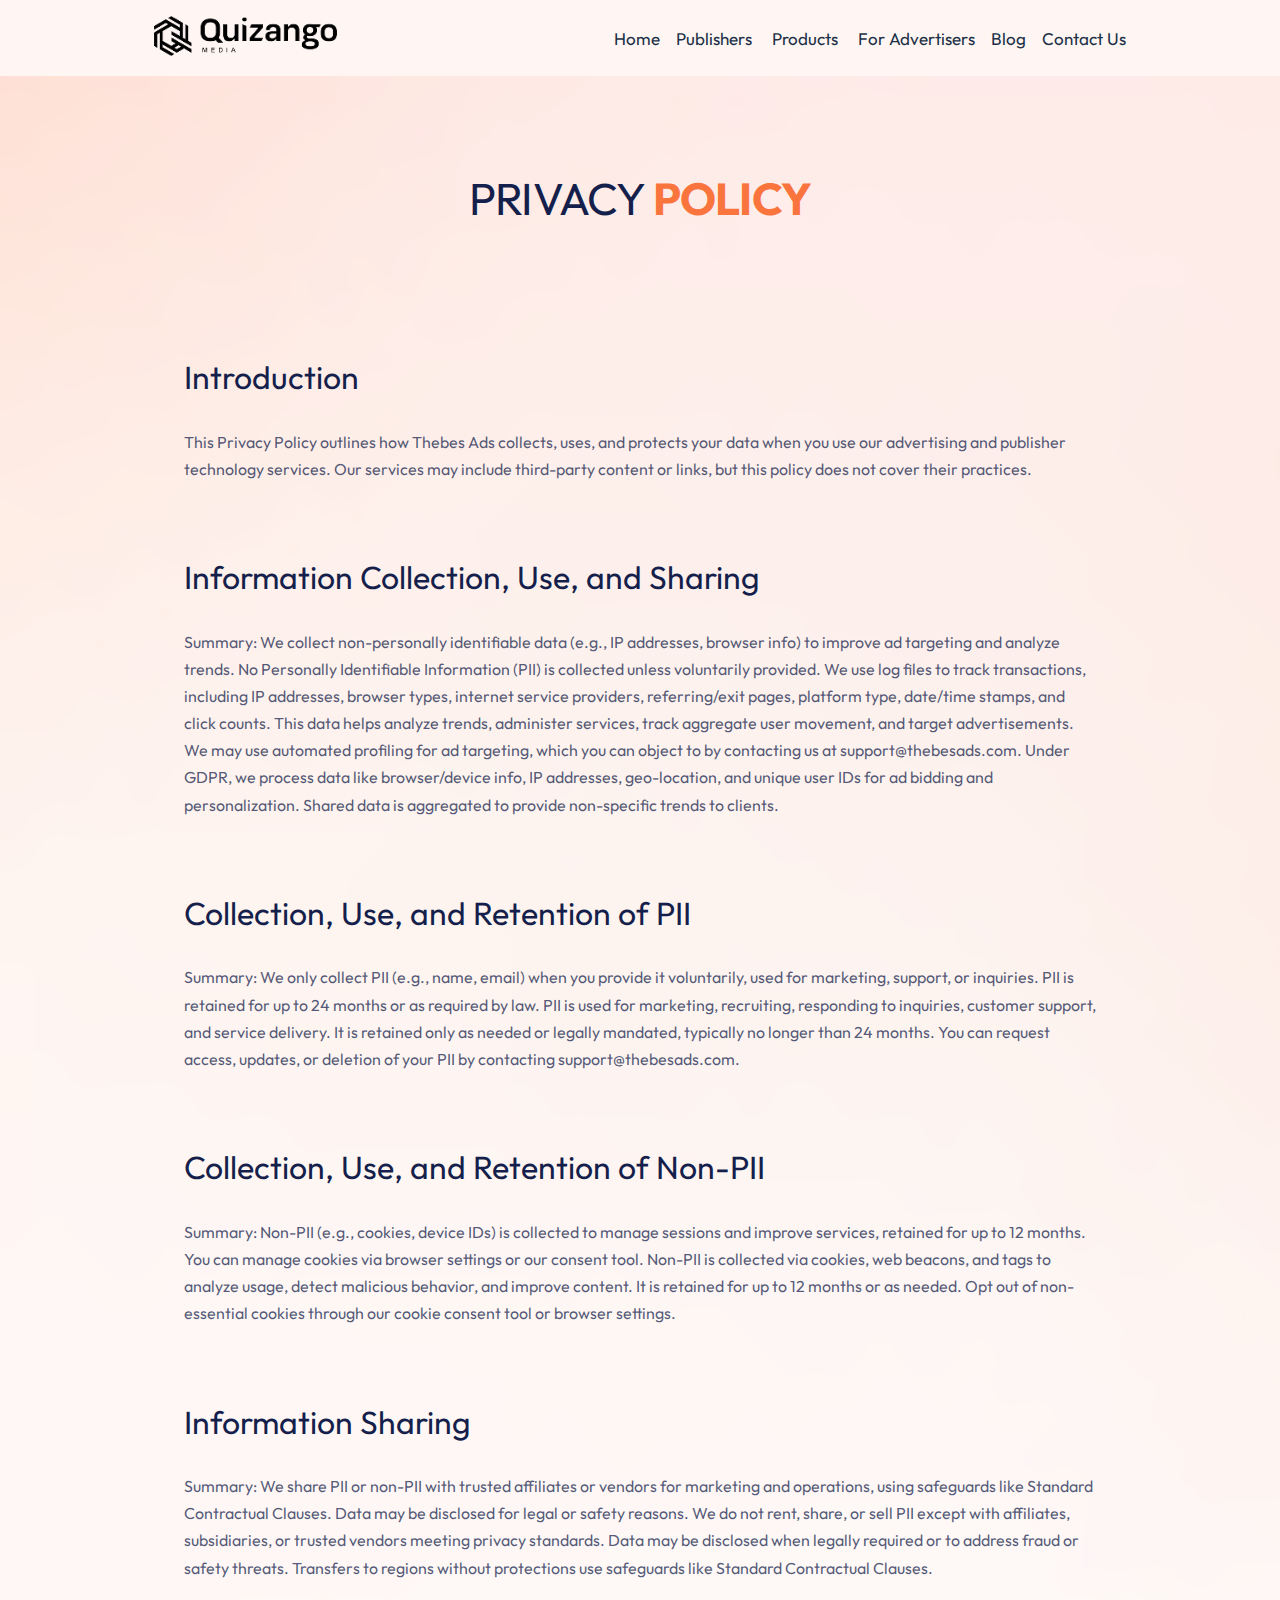
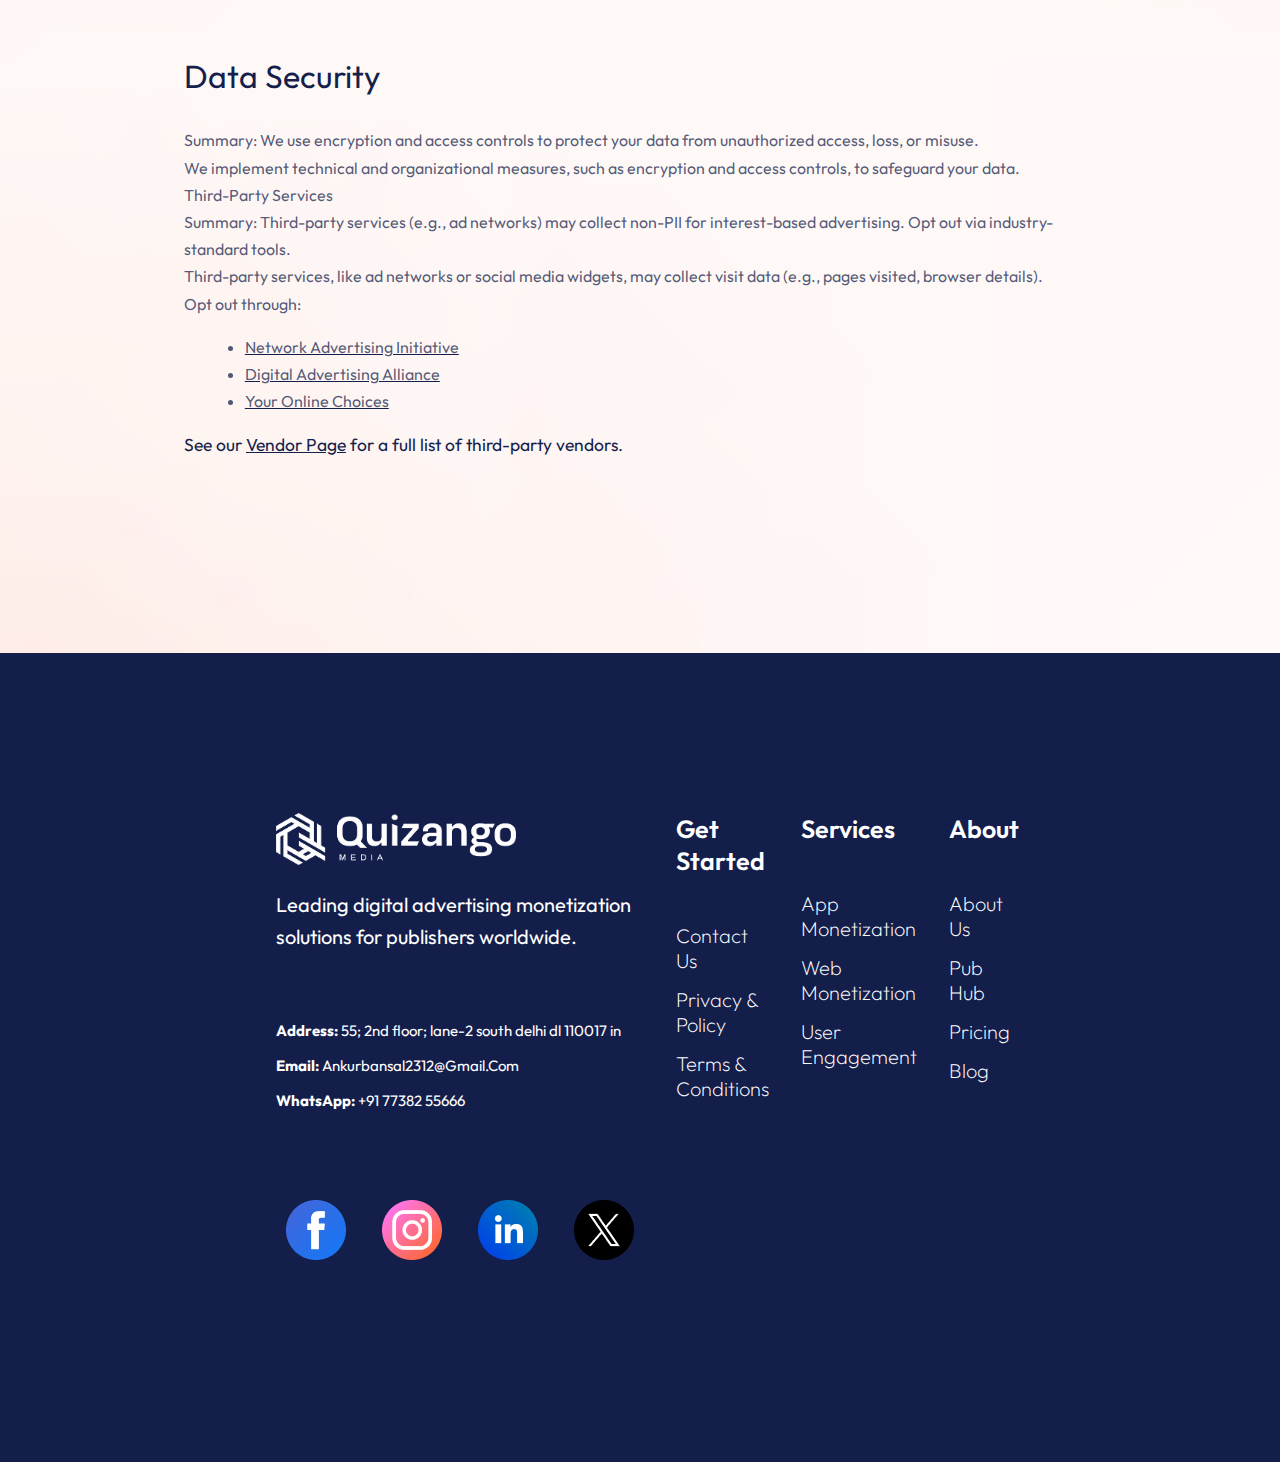
<file: privacypolicy.html>
<!DOCTYPE html>
<html lang="en">

<head>
    <meta charset="UTF-8" />
    <meta name="viewport" content="width=device-width, initial-scale=1.0" />
    <title>Privacy Policy</title>
    <link
        href="https://fonts.googleapis.com/css2?family=Bodoni+Moda:ital,opsz,wght@0,6..96,400..900;1,6..96,400..900&family=Montserrat:ital,wght@0,100..900;1,100..900&family=Mukta:wght@200;300;400;500;600;700;800&family=Outfit:wght@100..900&family=Poppins:ital,wght@0,100;0,200;0,300;0,400;0,500;0,600;0,700;0,800;0,900;1,100;1,200;1,300;1,400;1,500;1,600;1,700;1,800;1,900&family=Savate:ital,wght@0,200..900;1,200..900&family=Space+Mono:ital,wght@0,400;0,700;1,400;1,700&family=Tiny5&family=Yellowtail&display=swap"
        rel="stylesheet">
    <!-- Import fonts if needed or use what's in your base project -->
    <link rel="stylesheet" href="privacypolicy.css">
</head>

<body>
    <!-- NAVBAR COMPONENT (add here if using common component) -->
    <div id="navbar"></div>
    <section class="privacy-policy-page">
        <div class="container">
            <h1 class="section-heading">PRIVACY <span> POLICY</span></h1>


            <div class="privacy-card">
                <h2>Introduction</h2>
                <p>
                    This Privacy Policy outlines how Thebes Ads collects, uses, and protects your data when you use our
                    advertising and publisher technology services. Our services may include third-party content or
                    links, but this policy does not cover their practices. </p>

                <h2>Information Collection, Use, and Sharing</h2>
                <p>

                    Summary: We collect non-personally identifiable data (e.g., IP addresses, browser info) to improve
                    ad targeting and analyze trends. No Personally Identifiable Information (PII) is collected unless
                    voluntarily provided.
                    We use log files to track transactions, including IP addresses, browser types, internet service
                    providers, referring/exit pages, platform type, date/time stamps, and click counts. This data helps
                    analyze trends, administer services, track aggregate user movement, and target advertisements. We
                    may use automated profiling for ad targeting, which you can object to by contacting us
                    at support@thebesads.com.
                    Under GDPR, we process data like browser/device info, IP addresses, geo-location, and unique user
                    IDs for ad bidding and personalization. Shared data is aggregated to provide non-specific trends to
                    clients.
                </p>

                <h2>Collection, Use, and Retention of PII</h2>
                <p>
                    Summary: We only collect PII (e.g., name, email) when you provide it voluntarily, used for
                    marketing, support, or inquiries. PII is retained for up to 24 months or as required by law.
                    PII is used for marketing, recruiting, responding to inquiries, customer support, and service
                    delivery. It is retained only as needed or legally mandated, typically no longer than 24 months. You
                    can request access, updates, or deletion of your PII by contacting support@thebesads.com. </p>

                <h2>Collection, Use, and Retention of Non-PII</h2>
                <p>
                    Summary: Non-PII (e.g., cookies, device IDs) is collected to manage sessions and improve services,
                    retained for up to 12 months. You can manage cookies via browser settings or our consent tool.
                    Non-PII is collected via cookies, web beacons, and tags to analyze usage, detect malicious behavior,
                    and improve content. It is retained for up to 12 months or as needed. Opt out of non-essential
                    cookies through our cookie consent tool or browser settings. </p>

                <h2>Information Sharing</h2>
                <p>
                    Summary: We share PII or non-PII with trusted affiliates or vendors for marketing and operations,
                    using safeguards like Standard Contractual Clauses. Data may be disclosed for legal or safety
                    reasons.
                    We do not rent, share, or sell PII except with affiliates, subsidiaries, or trusted vendors meeting
                    privacy standards. Data may be disclosed when legally required or to address fraud or safety
                    threats. Transfers to regions without protections use safeguards like Standard Contractual Clauses.
                </p>

                <h2>Data Security</h2>
                <p>
                    Summary: We use encryption and access controls to protect your data from unauthorized access, loss,
                    or misuse. <br>
                    We implement technical and organizational measures, such as encryption and access controls, to
                    safeguard your data. <br>
                    Third-Party Services <br>
                    Summary: Third-party services (e.g., ad networks) may collect non-PII for interest-based
                    advertising. Opt out via industry-standard tools. <br>
                    Third-party services, like ad networks or social media widgets, may collect visit data (e.g., pages
                    visited, browser details). <br>Opt out through: <br>
                <ul>
                    <a href="https://optout.networkadvertising.org/?c=1">
                        <li>Network Advertising Initiative</li>
                    </a>
                    <a href="https://www.aboutads.info/choices">
                        <li>Digital Advertising Alliance</li>
                    </a>
                    <a href="https://www.youronlinechoices.eu/">
                        <li>Your Online Choices</li>
                    </a>
                </ul>
                See our <a href="https://thebesads.com/vendors">Vendor Page</a> for a full list of third-party vendors. </p>
            </div>
        </div>
    </section>
    <div id="footer"></div>
    <!-- FOOTER COMPONENT (add here if using common component) -->
</body>
<script src="js/components.js"></script>

</html>
</file>
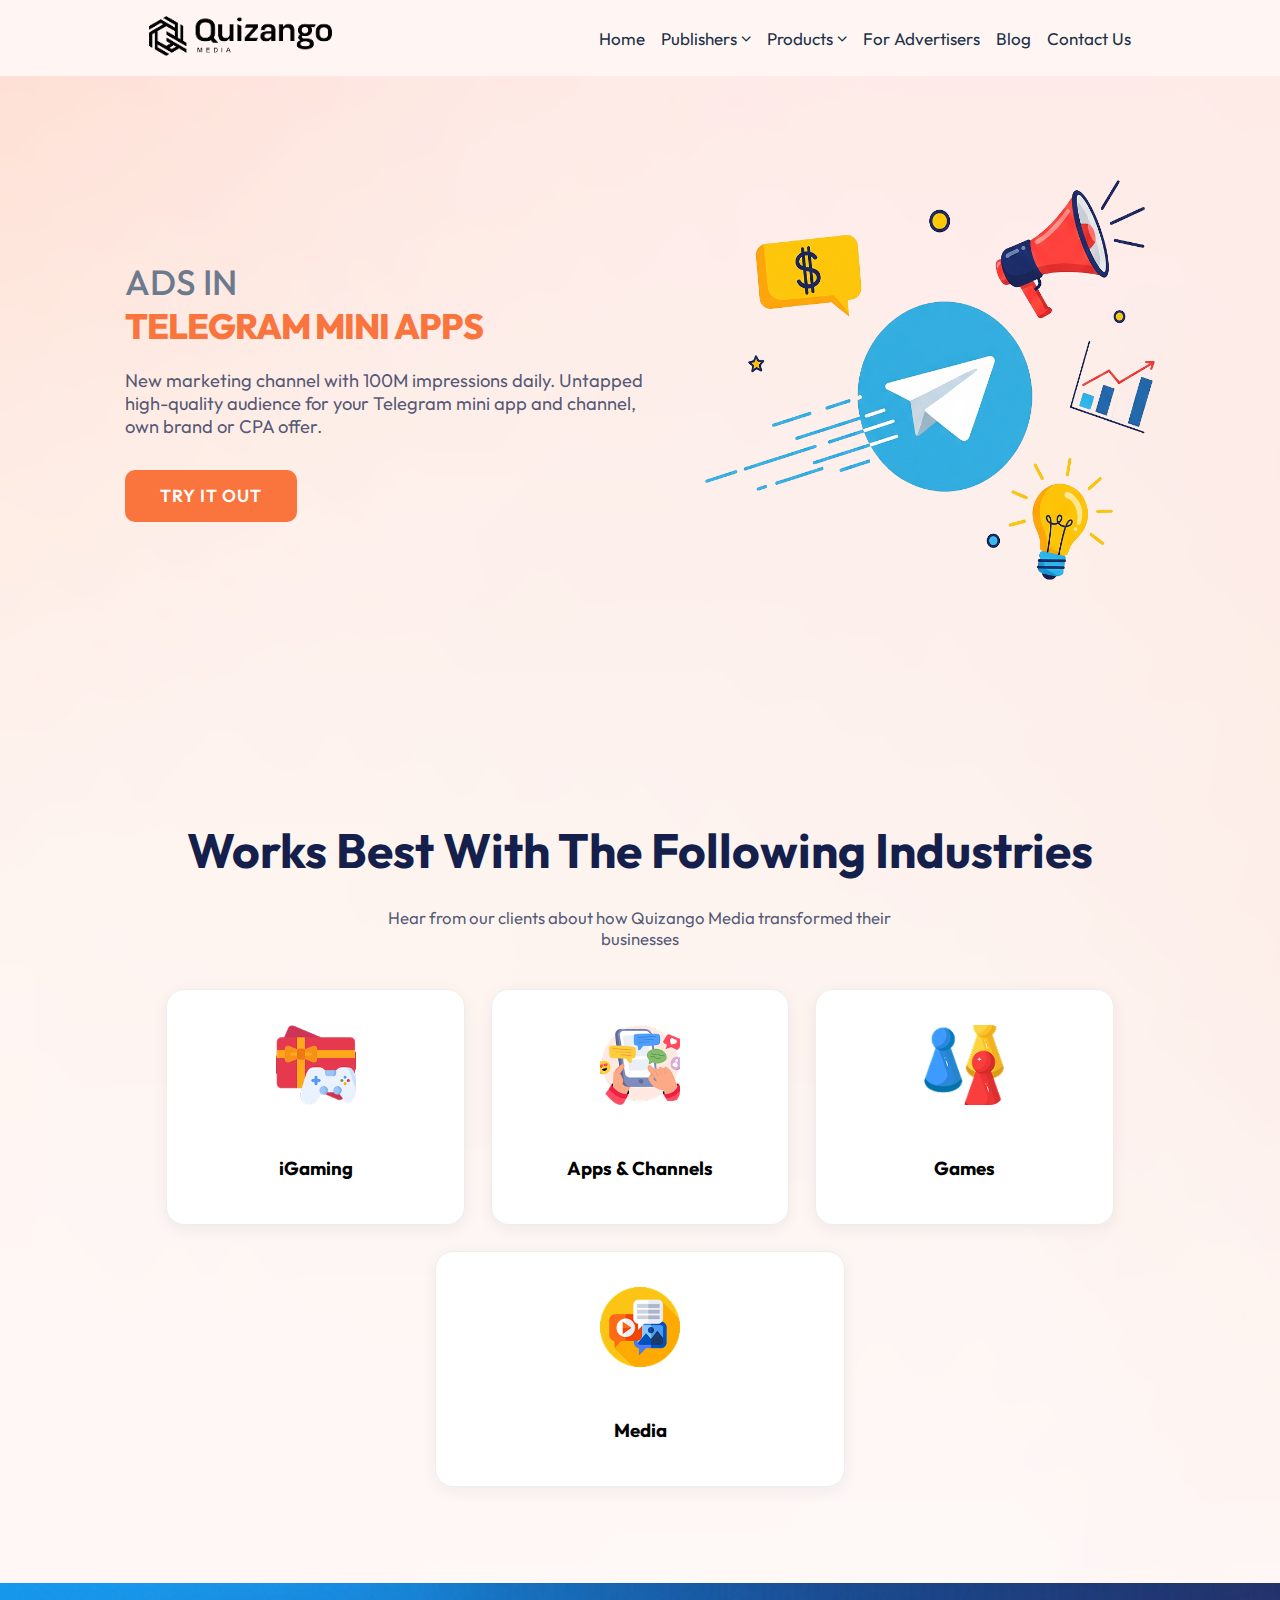
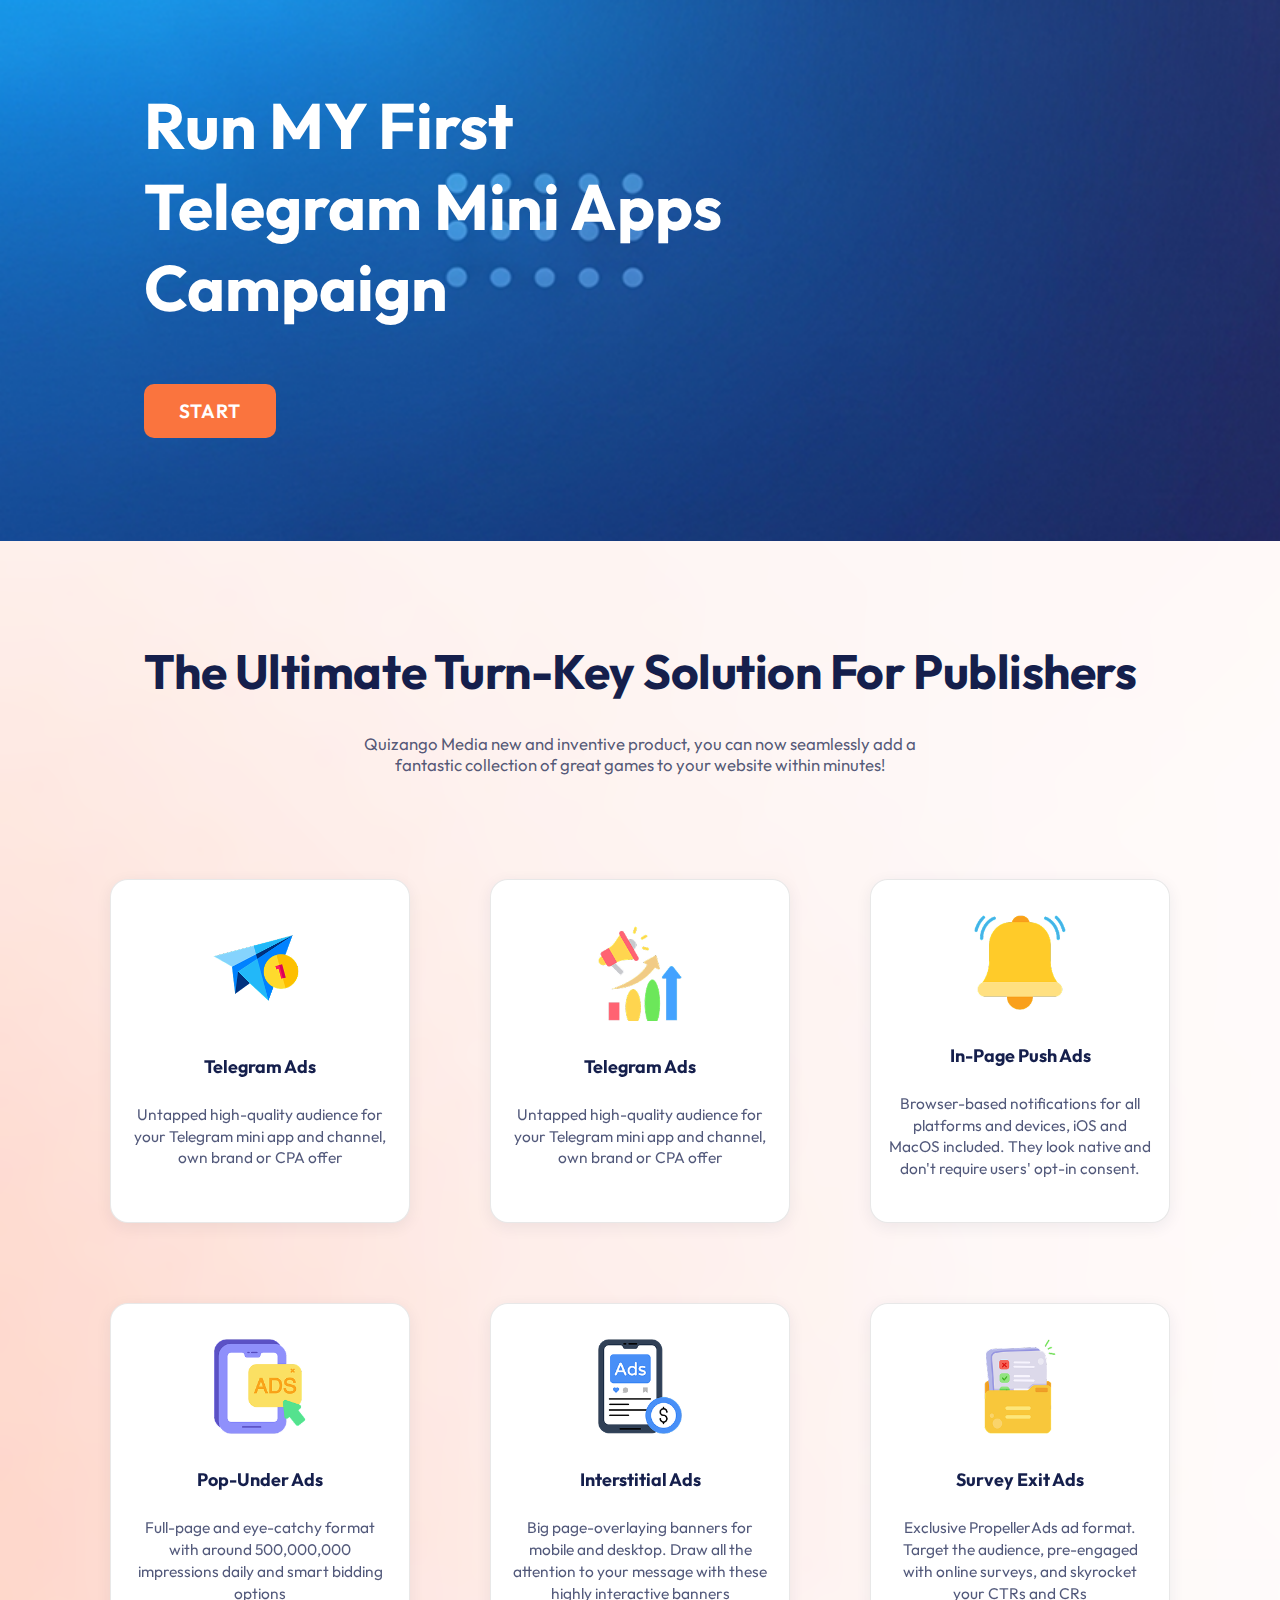
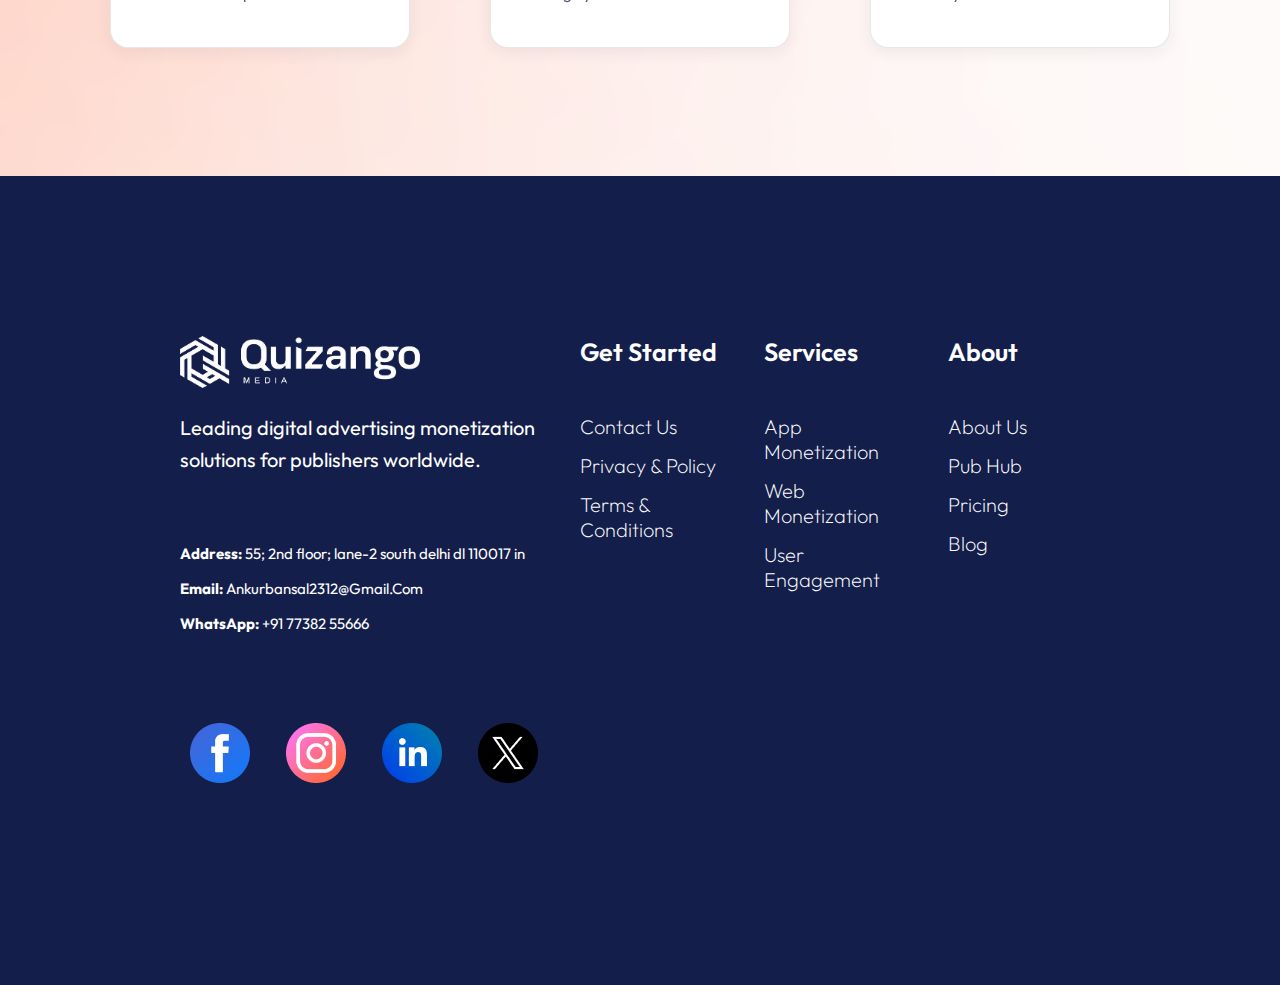
<file: publishers.html>
<!DOCTYPE html>
<html lang="en">

<head>
  <meta charset="UTF-8">
  <title>Publishers | Quizango</title>
  <meta name="viewport" content="width=device-width, initial-scale=1">
  <!-- <link rel="stylesheet" href="style.css"> -->
  <link rel="stylesheet" href="publishers.css">
  <link
    href="https://fonts.googleapis.com/css2?family=Bodoni+Moda:ital,opsz,wght@0,6..96,400..900;1,6..96,400..900&family=Montserrat:ital,wght@0,100..900;1,100..900&family=Mukta:wght@200;300;400;500;600;700;800&family=Outfit:wght@100..900&family=Poppins:ital,wght@0,100;0,200;0,300;0,400;0,500;0,600;0,700;0,800;0,900;1,100;1,200;1,300;1,400;1,500;1,600;1,700;1,800;1,900&family=Savate:ital,wght@0,200..900;1,200..900&family=Space+Mono:ital,wght@0,400;0,700;1,400;1,700&family=Tiny5&family=Yellowtail&display=swap"
    rel="stylesheet">

  <link rel="stylesheet" href="https://cdnjs.cloudflare.com/ajax/libs/font-awesome/6.4.2/css/all.min.css">
</head>

<body>
  <!-- ============= Navbar Component ============= -->
  <div id="navbar"></div>

  <!-- ============= Hero Section ============= -->
  <section class="publishers-hero">
    <div class="container hero-flex">
      <div class="hero-left">
        <h1>
          <span class="hero-primary">ADS IN</span>
          <br>
          <span class="hero-highlight">TELEGRAM MINI APPS</span>
        </h1>
        <p>New marketing channel with 100M impressions daily. Untapped high-quality audience for your Telegram mini app
          and channel, own brand or CPA offer.
        </p>
        <a href="#" class="btn btn-primary hero-btn">TRY IT OUT</a>
      </div>
      <div class="hero-right">
        <img src="images/publishershero.png" alt="Telegram mini app illustration" class="hero-img">
        <!-- Replace placeholder image above with actual SVG or illustration as per Figma -->
        <!-- For visual icons, e.g. megaphone, chart, dollar, use actual images or replace placeholders -->
      </div>
    </div>
  </section>

  <!-- ============= Works Best With Industries ============= -->
  <section class="publishers-industries ">
    <h2>Works Best With The Following Industries</h2>
    <p class="subtitle">Hear from our clients about how Quizango Media transformed their businesses</p>
    <div class="industries-grid">
      <div class="industry-card">
        <img src="images/publishers/gift-card 1.png" alt="iGaming">
        <h3>iGaming</h3>
      </div>
      <div class="industry-card">
        <img src="images/publishers/mobile-chatting 1.png" alt="Apps and Channels">
        <h3>Apps & Channels</h3>
      </div>
      <div class="industry-card">
        <img src="images/publishers/chess-piece 1.png" alt="Games">
        <h3>Games</h3>
      </div>
      <div class="industry-card">
        <img src="images/publishers/youtube 1.png" alt="Media">
        <h3>Media</h3>
      </div>
    </div>
  </section>

  <!-- ============= Run campaign CTA ============= -->
  <section class="telegram-campaign-cta">
    <div class="container cta-flex">
      <div class="cta-text">
        <h2>Run MY First Telegram Mini Apps Campaign</h2>
      </div>
      <div class="cta-btn">
        <a href="#" >START</a>
      </div>
    </div>
  </section>

  <!-- ============= Turn-Key Solution Section ============= -->
  <section class="publishers-features ">
    <h2>The Ultimate Turn-Key Solution For Publishers</h2>
    <p class="subtitle">
      Quizango Media new and inventive product, you can now seamlessly add a fantastic collection of great games to your
      website within minutes! </p>
    <div class="features-grid">
      <div class="feature-card">
        <div class="feature-card-inner">
          <div class="feature-card-front">
            <img src="images/publishers/message 1.png" alt="Telegram Ads">
            <h3>Telegram Ads</h3>
            <p>Untapped high-quality audience for your Telegram mini app and channel, own brand or CPA offer</p>
          </div>
          <div class="feature-card-back">
            <ul>
              <li>Push Ads Market Leader</li>
              <li>Notify Anytime, Anywhere</li>
              <li>Interest & Demographic Targeting</li>
              <li>Auto Creatives</li>
              <li>Optimization With CPA Goal</li>
            </ul>
          </div>
        </div>
      </div>
      <div class="feature-card">
        <div class="feature-card-inner">
          <div class="feature-card-front">
            <img src="images/publishers/sales 1.png" alt="Telegram Ads">
            <h3>Telegram Ads</h3>
            <p>Untapped high-quality audience for your Telegram mini app and channel, own brand or CPA offer</p>
          </div>
          <div class="feature-card-back">
            <ul>
              <li>Push Ads Market Leader</li>
              <li>Notify Anytime, Anywhere</li>
              <li>Interest & Demographic Targeting</li>
              <li>Auto Creatives</li>
              <li>Optimization With CPA Goal</li>
            </ul>
          </div>
        </div>
      </div>
      <div class="feature-card">
        <div class="feature-card-inner">
          <div class="feature-card-front">
            <img src="images/publishers/notification-bell 1.png" alt="In-Page Push Ads">
            <h3>In-Page Push Ads</h3>
            <p>
              Browser-based notifications for all platforms and devices, iOS and MacOS included. They look native and
              don't
              require users' opt-in consent.
            </p>
          </div>
          <div class="feature-card-back">
            <ul>
              <li>Push Ads Market Leader</li>
              <li>Notify Anytime, Anywhere</li>
              <li>Interest & Demographic Targeting</li>
              <li>Auto Creatives</li>
              <li>Optimization With CPA Goal</li>
            </ul>
          </div>
        </div>
      </div>

      <div class="feature-card">
        <div class="feature-card-inner">
          <div class="feature-card-front">
            <img src="images/publishers/mobile-ads 1.png" alt="Pop-Under Ads">
            <h3>Pop-Under Ads</h3>
            <p>Full-page and eye-catchy format with around 500,000,000 impressions daily and smart bidding options</p>
          </div>
          <div class="feature-card-back">
            <ul>
              <li>Push Ads Market Leader</li>
              <li>Notify Anytime, Anywhere</li>
              <li>Interest & Demographic Targeting</li>
              <li>Auto Creatives</li>
              <li>Optimization With CPA Goal</li>
            </ul>
          </div>
        </div>
      </div>

      <div class="feature-card">
        <div class="feature-card-inner">
          <div class="feature-card-front">
            <img src="images/publishers/ads 1.png" alt="Interstitial Ads">
            <h3>Interstitial Ads</h3>
            <p>Big page-overlaying banners for mobile and desktop. Draw all the attention to your message with these
              highly
              interactive banners</p>
          </div>
          <div class="feature-card-back">
            <ul>
              <li>Push Ads Market Leader</li>
              <li>Notify Anytime, Anywhere</li>
              <li>Interest & Demographic Targeting</li>
              <li>Auto Creatives</li>
              <li>Optimization With CPA Goal</li>
            </ul>
          </div>
        </div>
      </div>
      <div class="feature-card">
        <div class="feature-card-inner">
          <div class="feature-card-front">
            <img src="images/publishers/survey 1.png" alt="Survey Exit Ads">
            <h3>Survey Exit Ads</h3>
            <p>Exclusive PropellerAds ad format. Target the audience, pre-engaged with online surveys, and skyrocket
              your
              CTRs and CRs</p>
          </div>
          <div class="feature-card-back">
            <ul>
              <li>Push Ads Market Leader</li>
              <li>Notify Anytime, Anywhere</li>
              <li>Interest & Demographic Targeting</li>
              <li>Auto Creatives</li>
              <li>Optimization With CPA Goal</li>
            </ul>
          </div>
        </div>
      </div>
    </div>
  </section>

  <!-- ============= Footer Component ============= -->
  <div id="footer"></div>

  <!-- Component Loader JS -->
  <script src="js/components.js"></script>
</body>

</html>
</file>
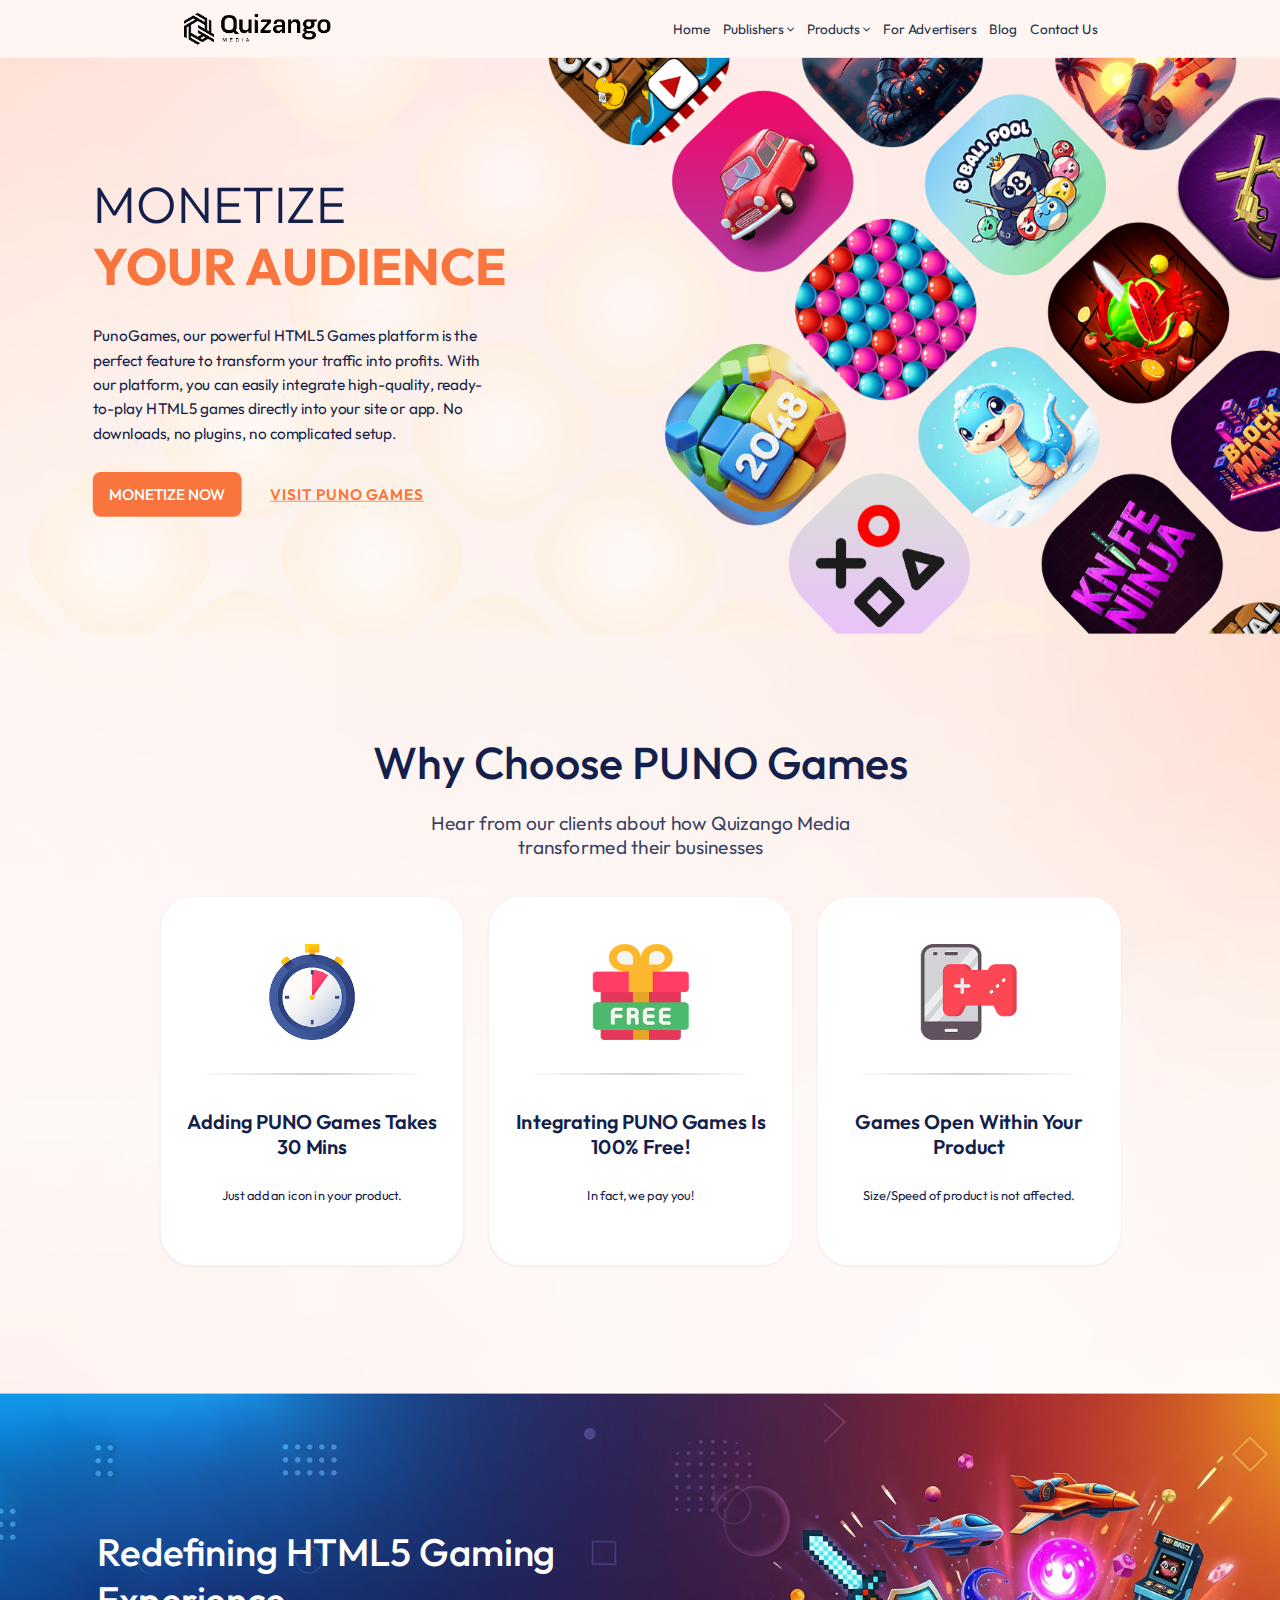
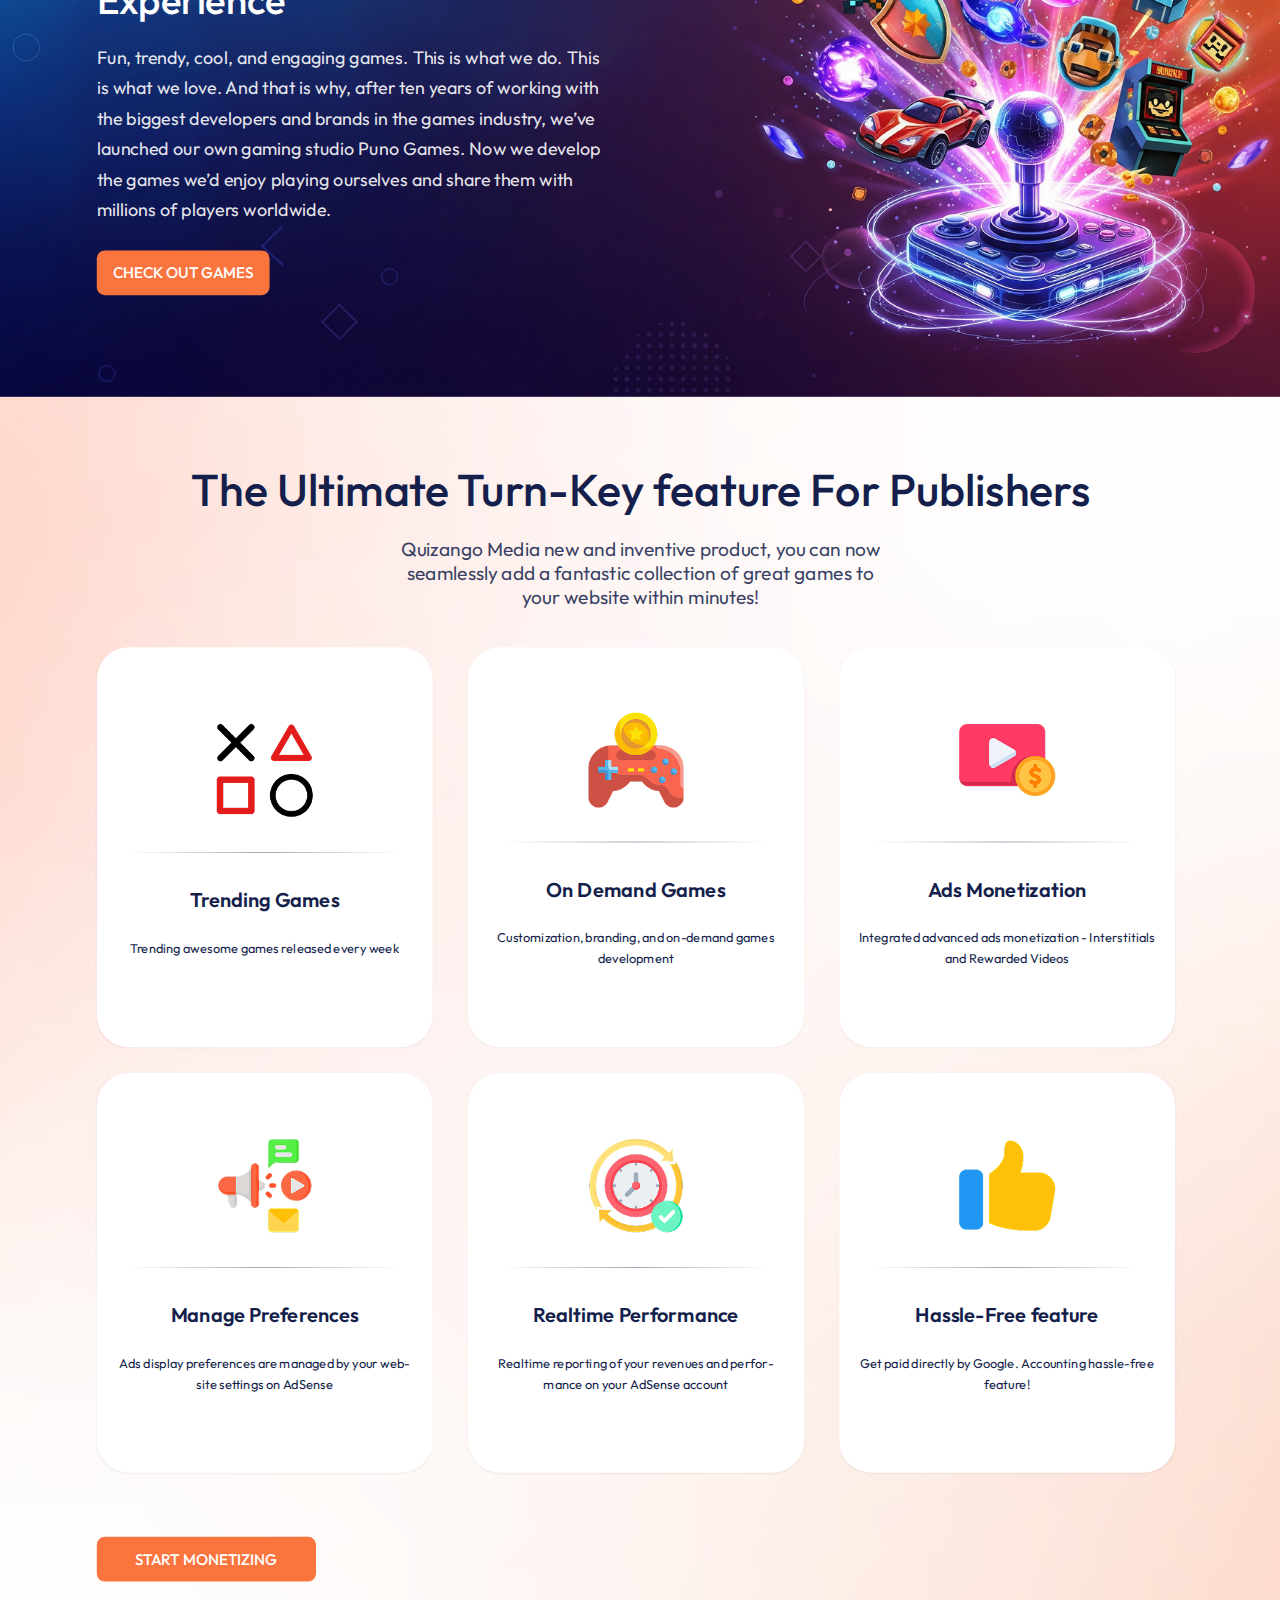
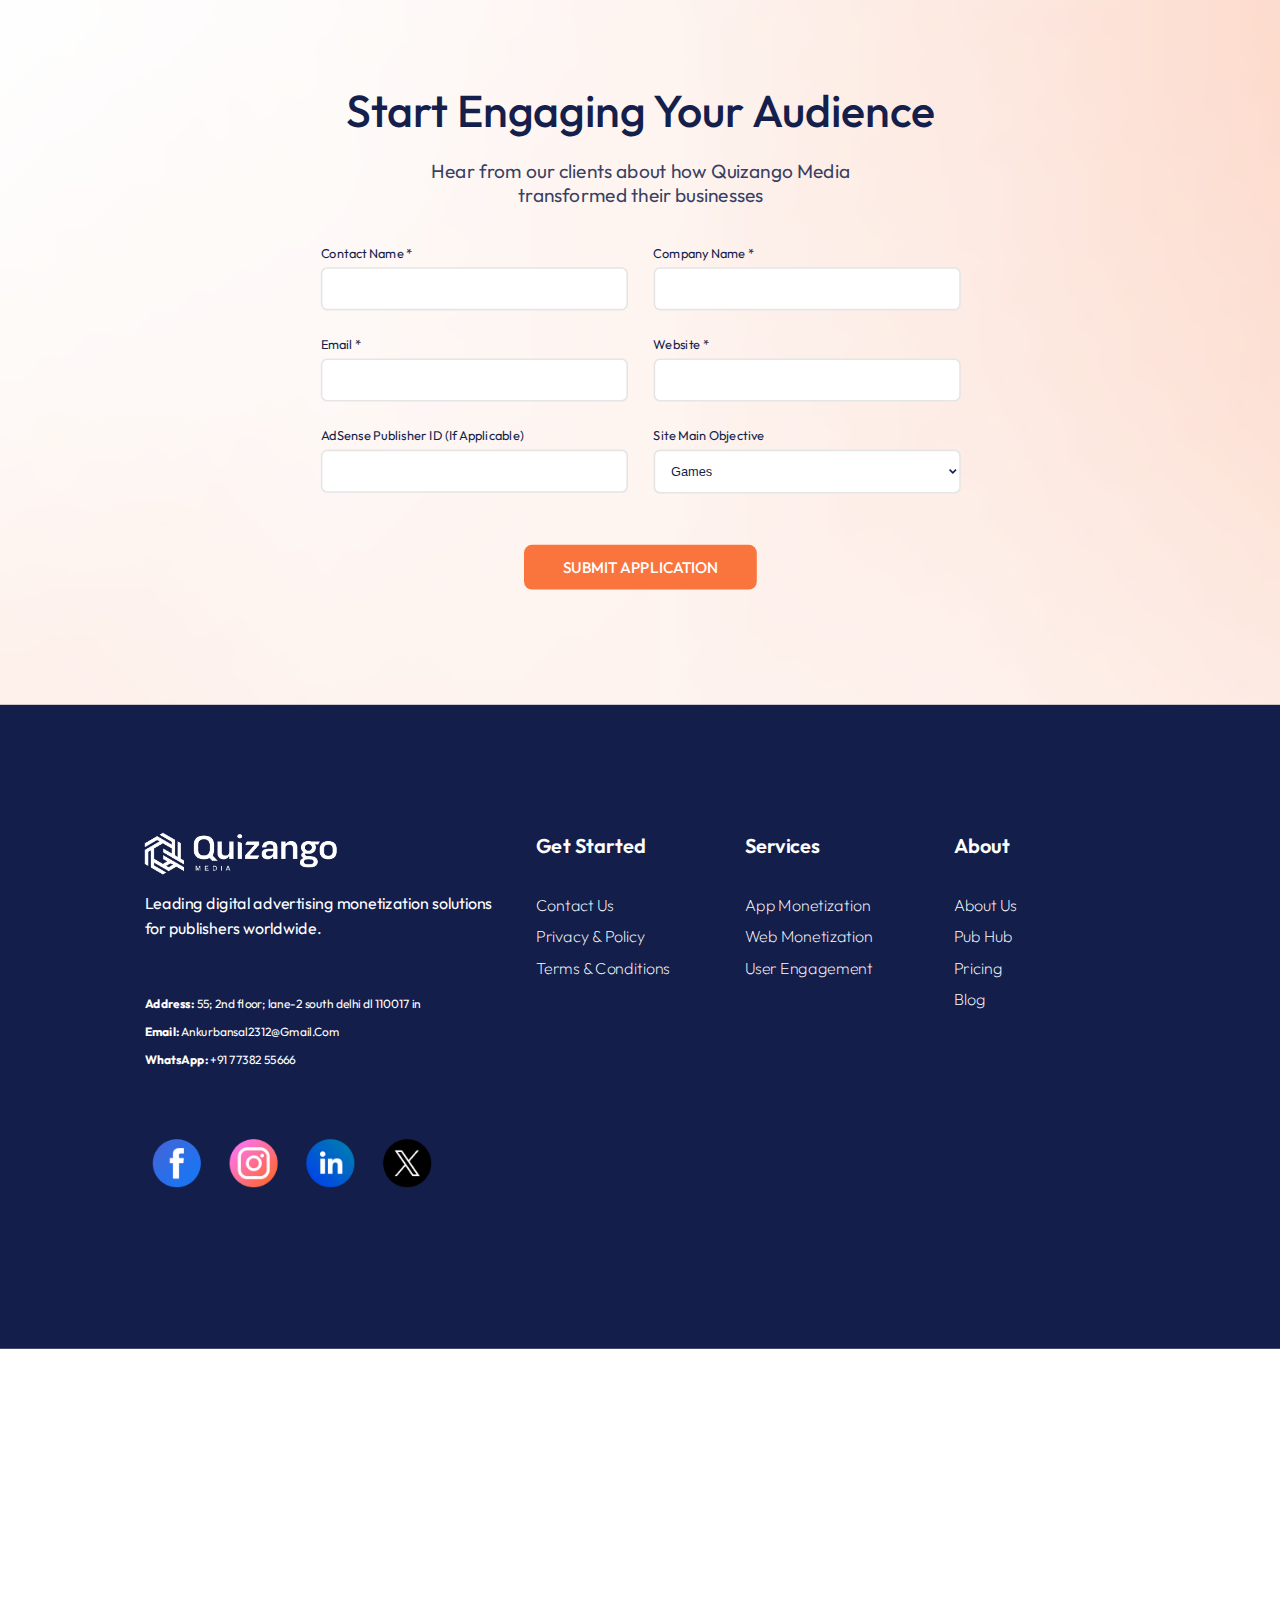
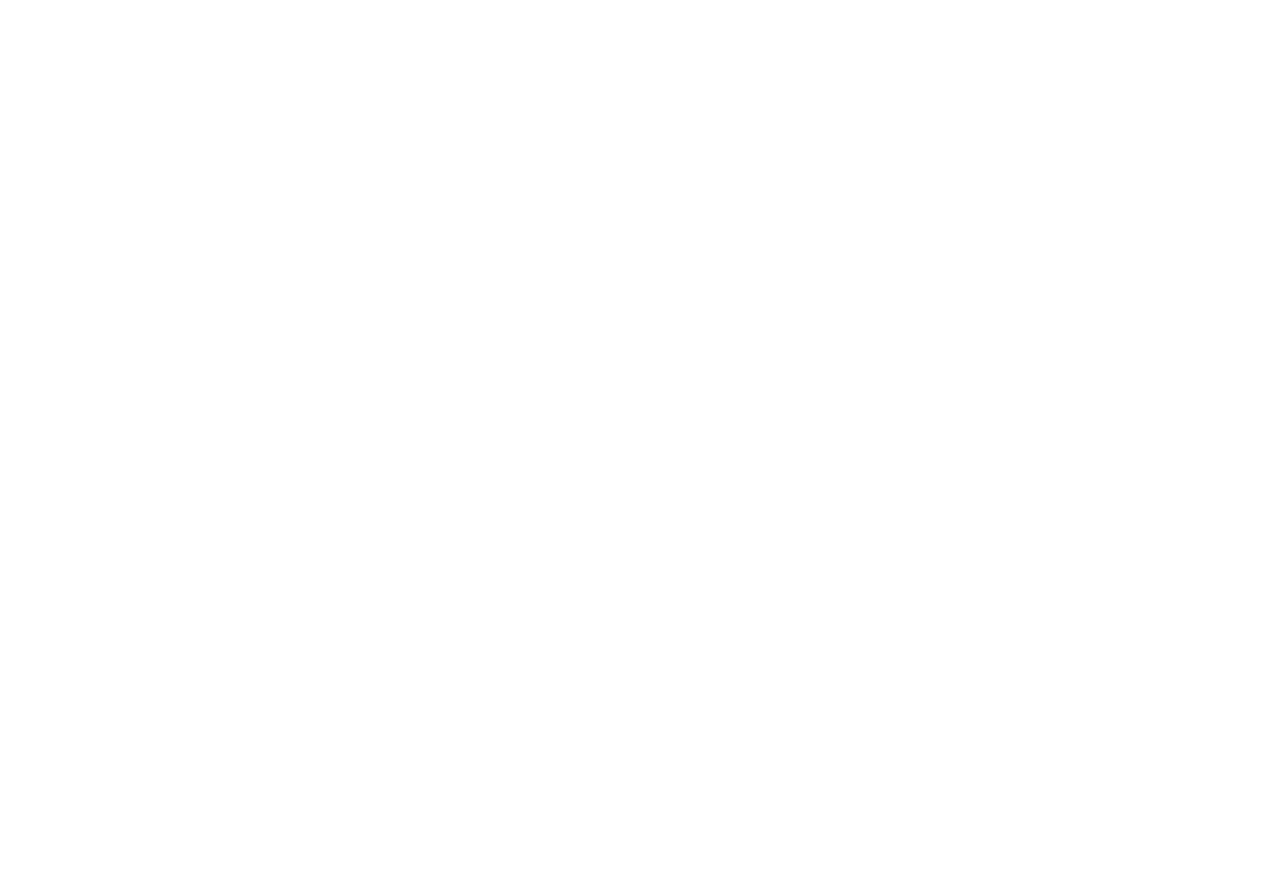
<file: puno-games.html>
<!DOCTYPE html>
<html lang="en">
<head>
    <meta charset="UTF-8">
    <meta name="viewport" content="width=device-width, initial-scale=1.0">
    <title>PUNO Games - HTML5 Gaming Platform | Quizango</title>
    <!-- <link rel="stylesheet" href="style.css"> -->
    <link rel="stylesheet" href="puno-games.css">
    <link rel="stylesheet" href="global.css">
      <link href="https://fonts.googleapis.com/css2?family=Bodoni+Moda:ital,opsz,wght@0,6..96,400..900;1,6..96,400..900&family=Montserrat:ital,wght@0,100..900;1,100..900&family=Mukta:wght@200;300;400;500;600;700;800&family=Outfit:wght@100..900&family=Poppins:ital,wght@0,100;0,200;0,300;0,400;0,500;0,600;0,700;0,800;0,900;1,100;1,200;1,300;1,400;1,500;1,600;1,700;1,800;1,900&family=Savate:ital,wght@0,200..900;1,200..900&family=Space+Mono:ital,wght@0,400;0,700;1,400;1,700&family=Tiny5&family=Yellowtail&display=swap" rel="stylesheet">

    <link href="https://cdnjs.cloudflare.com/ajax/libs/font-awesome/6.0.0/css/all.min.css" rel="stylesheet">
</head>
<body>
    <!-- Navigation Component -->
    <div id="navbar"></div>

    <!-- Hero Section -->
    <section class="hero">
        <div class="hero-container">
            <div class="hero-content">
                <h1>
                    <span class="hero__heading-1">MONETIZE</span>
                    <span class="hero__heading-3">YOUR AUDIENCE</span>
                </h1>
                <p>PunoGames, our powerful HTML5 Games platform is the perfect feature to transform your traffic into profits. With our platform, you can easily integrate high-quality, ready-to-play HTML5 games directly into your site or app. No downloads, no plugins, no complicated setup.</p>
                <div class="hero-buttons">
                    <a href="#" class="btn btn-primary">MONETIZE NOW</a>
                    <a href="#" class="btn btn-outline">VISIT PUNO GAMES</a>
                </div>
            </div>
        </div>
    </section>

    <!-- Why Choose PUNO Games -->
    <section class="why-puno container">
        <h2>Why Choose PUNO Games</h2>
        <p class="section-subtitle">Hear from our clients about how Quizango Media transformed their businesses</p>
        
        <div class="feature-container">
            <div class="feature-card">
                <div class="feature-icon">
                    <img src="images/pg1.png" alt="Quick Setup" width="120" height="120">
                </div>
                <div class="feature-divider"></div>
                <h3>Adding PUNO Games Takes 30 Mins</h3>
                <p>Just add an icon in your product.</p>
            </div>
            <div class="feature-card">
                <div class="feature-icon">
                    <img src="images/pg2.png" alt="Free Integration" width="120" height="120">
                </div>
                <div class="feature-divider"></div>
                <h3>Integrating PUNO Games Is 100% Free!</h3>
                <p>In fact, we pay you!</p>
            </div>
            <div class="feature-card">
                <div class="feature-icon">
                    <img src="images/pg3.png" alt="Games Open" width="120" height="120">
                </div>
                <div class="feature-divider"></div>
                <h3>Games Open Within Your Product</h3>
                <p>Size/Speed of product is not affected.</p>
            </div>
        </div>
    </section>

    <!-- HTML5 Gaming Experience -->
    <section class="gaming-experience">
        <div class="container">
            <div class="experience-content">
                <h2>Redefining HTML5 Gaming Experience</h2>
                <p>Fun, trendy, cool, and engaging games. This is what we do. This is what we love. And that is why, after ten years of working with the biggest developers and brands in the games industry, we’ve launched our own gaming studio Puno Games. Now we develop the games we’d enjoy playing ourselves and share them with millions of players worldwide.</p>
                <a href="#" class="btn btn-primary">CHECK OUT GAMES</a>
            </div>
        </div>
    </section>

    <!-- Turn-Key feature -->
    <section class="turnkey-feature container">
        <h2>The Ultimate Turn-Key feature For Publishers</h2>
        <p class="section-subtitle">Quizango Media new and inventive product, you can now seamlessly add a fantastic collection of great games to your website within minutes!</p>
        
        <div class="features-grid">
            <div class="feature-card puno">
                <div class="feature-icon">
                    <img src="images/tg.png" alt="Trending Games" width="100" height="100">
                </div>
                <div class="feature-divider"></div>
                <h3>Trending Games</h3>
                <p>Trending awesome games released every week</p>
            </div>
            <div class="feature-card puno">
                <div class="feature-icon">
                    <img src="images/game-pad 1.png" alt="On Demand Games" width="100" height="100">
                </div>
                <div class="feature-divider"></div>
                <h3>On Demand Games</h3>
                <p>Customization, branding, and on-demand games development</p>
            </div>
            <div class="feature-card puno">
                <div class="feature-icon">
                    <img src="images/paid-media 1.png" alt="Ads Monetization" width="100" height="100">
                </div>
                <div class="feature-divider"></div>
                <h3>Ads Monetization</h3>
                <p>Integrated advanced ads monetization - Interstitials and Rewarded Videos</p>
            </div>
            <div class="feature-card puno">
                <div class="feature-icon">
                    <img src="images/promotion 1.png" alt="Manage Preferences" width="100" height="100">
                </div>
                <div class="feature-divider"></div>
                <h3>Manage Preferences</h3>
                <p>Ads display preferences are managed by your website settings on AdSense</p>
            </div>
            <div class="feature-card puno">
                <div class="feature-icon">
                    <img src="images/on-time 1.png" alt="Realtime Performance" width="100" height="100">
                </div>
                <div class="feature-divider"></div>
                <h3>Realtime Performance</h3>
                <p>Realtime reporting of your revenues and performance on your AdSense account</p>
            </div>
            <div class="feature-card puno">
                <div class="feature-icon">
                    <img src="images/like 1.png" alt="Hassle-Free feature" width="100" height="100">
                </div>
                <div class="feature-divider"></div>
                <h3>Hassle-Free feature</h3>
                <p>Get paid directly by Google. Accounting hassle-free feature!</p>
            </div>
        </div>
        
        <div class="cta-section">
            <a href="#contact" class="btn btn-primary btn-lg">START MONETIZING</a>
        </div>
    </section>

    <!-- Contact Form -->
    <section class="contact-form" id="contact">
        <div class="container">
            <h2>Start Engaging Your Audience</h2>
            <p class="section-subtitle">Hear from our clients about how Quizango Media transformed their businesses</p>
            
            <form class="contact-grid">
                <div class="form-group">
                    <label for="contact-name">Contact Name *</label>
                    <input type="text" id="contact-name" class="form-control" required>
                </div>
                <div class="form-group">
                    <label for="company-name">Company Name *</label>
                    <input type="text" id="company-name" class="form-control" required>
                </div>
                <div class="form-group">
                    <label for="email">Email *</label>
                    <input type="email" id="email" class="form-control" required>
                </div>
                <div class="form-group">
                    <label for="website">Website *</label>
                    <input type="url" id="website" class="form-control" required>
                </div>
                <div class="form-group">
                    <label for="adsense-publisher">AdSense Publisher ID (If Applicable)</label>
                    <input type="text" id="adsense-publisher" class="form-control">
                </div>
                <div class="form-group">
                    <label for="site-objective">Site Main Objective</label>
                    <select id="site-objective" class="form-control">
                        <option value="">Games</option>
                        <option value="entertainment">Entertainment</option>
                        <option value="education">Education</option>
                        <option value="news">News</option>
                        <option value="ecommerce">E-commerce</option>
                        <option value="other">Other</option>
                    </select>
                </div>
                <div class="form-actions">
                    <button type="submit" class="btn btn-primary btn-lg">SUBMIT APPLICATION</button>
                </div>
            </form>
        </div>
    </section>

    <!-- Footer Component -->
    <div id="footer"></div>

    <!-- Scripts -->
    <script src="js/components.js"></script>
</body>
</html>
</file>
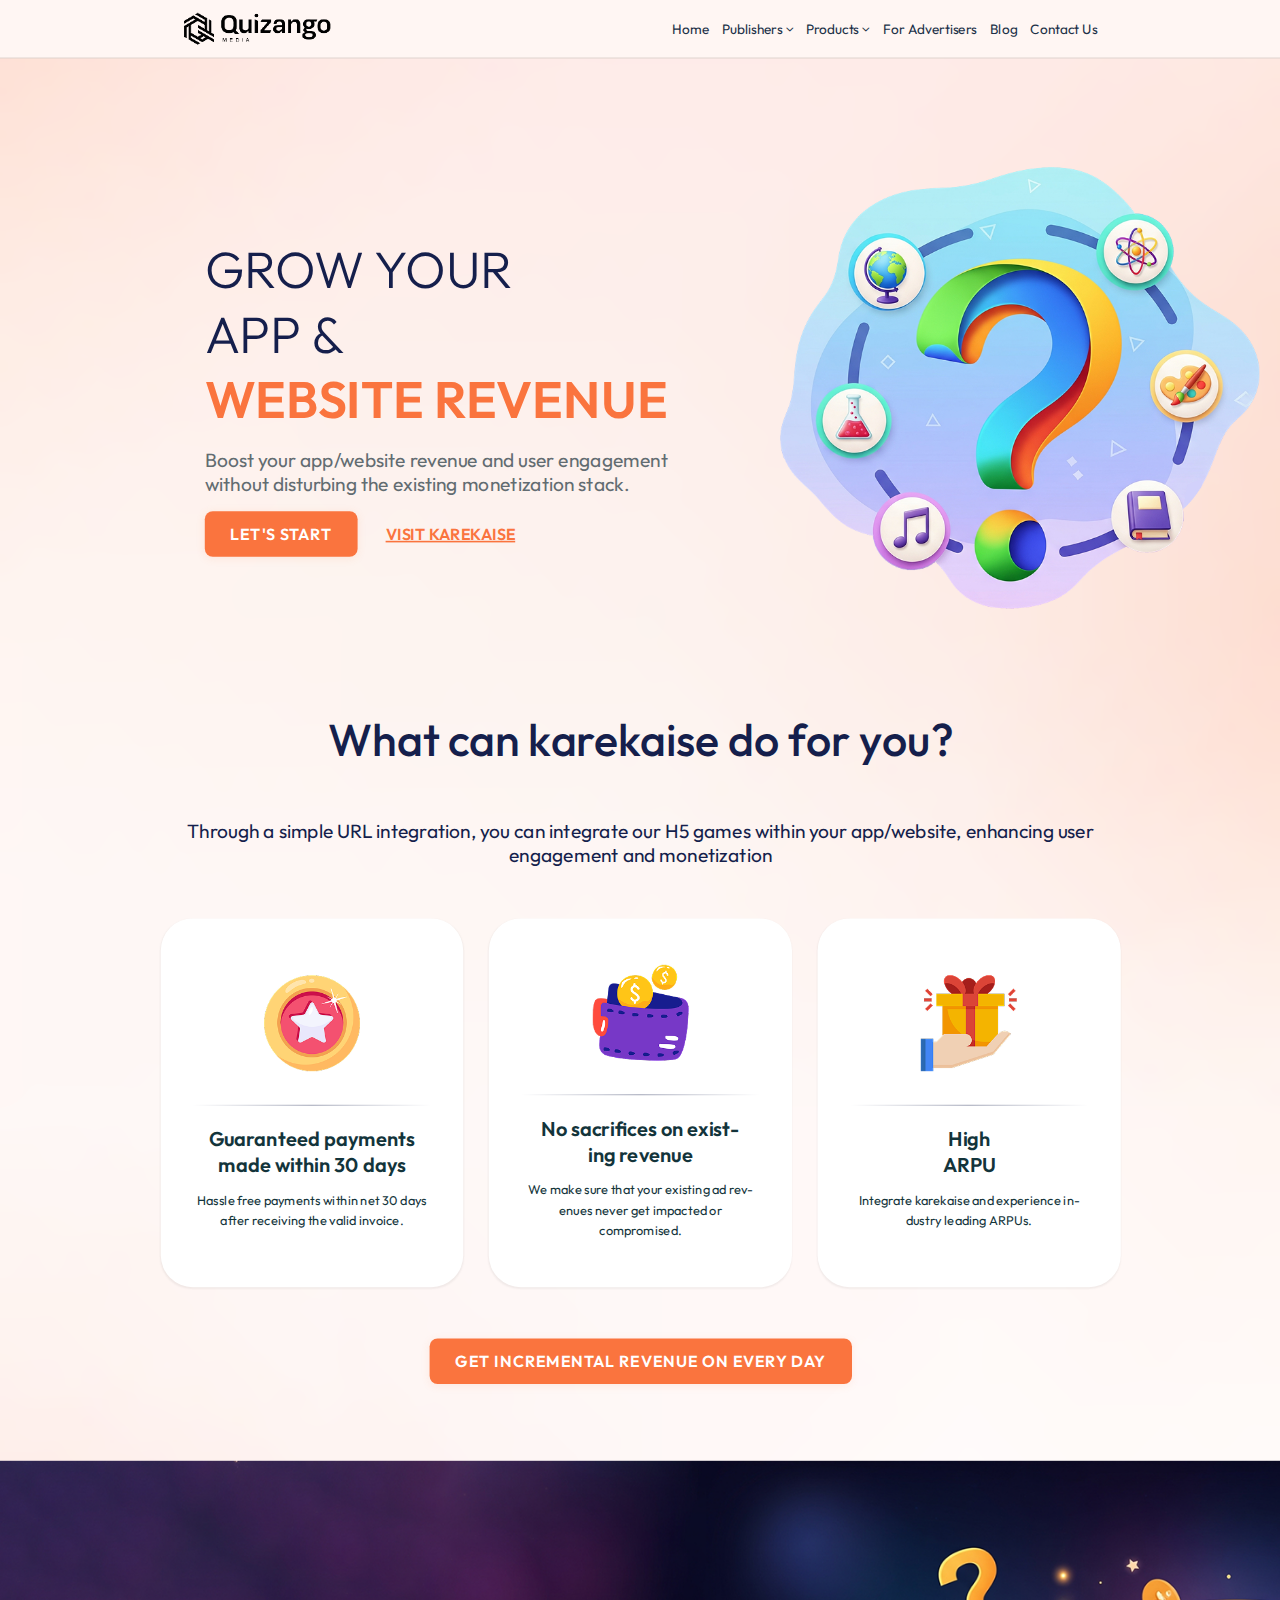
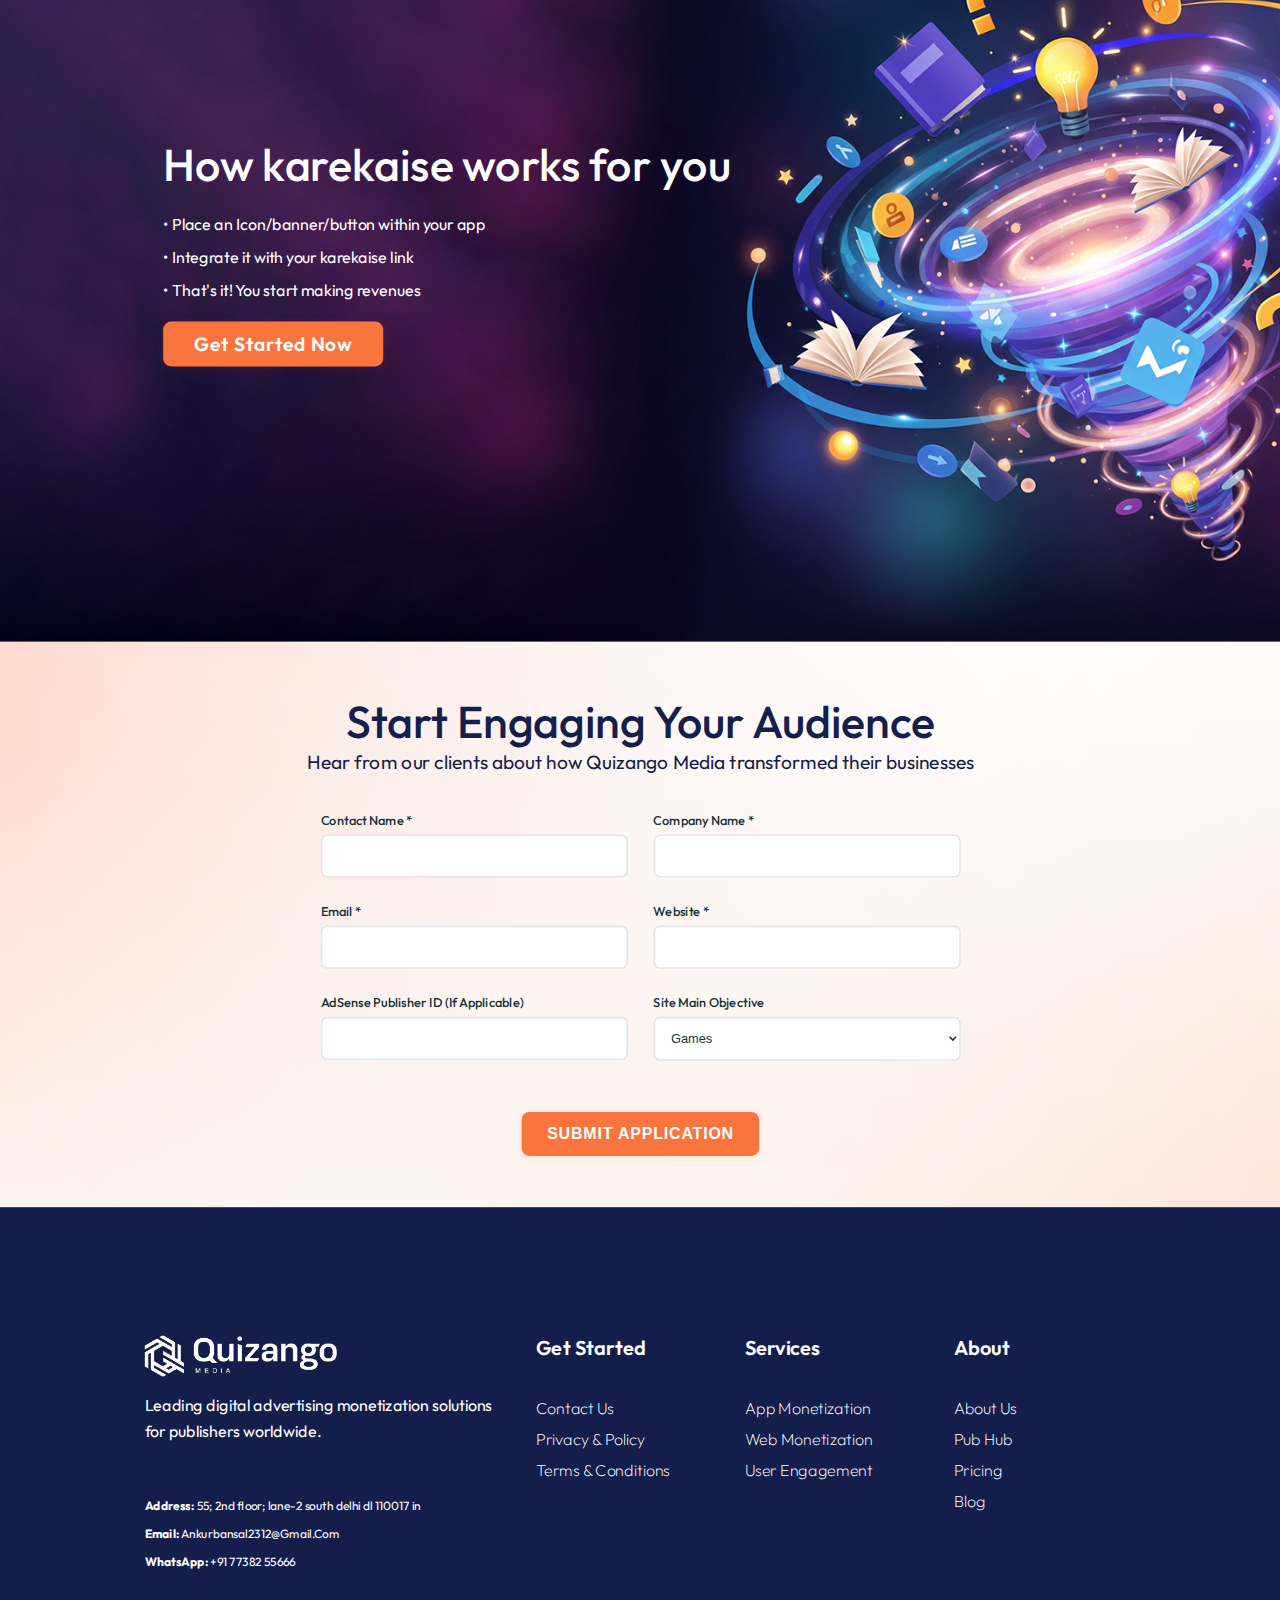
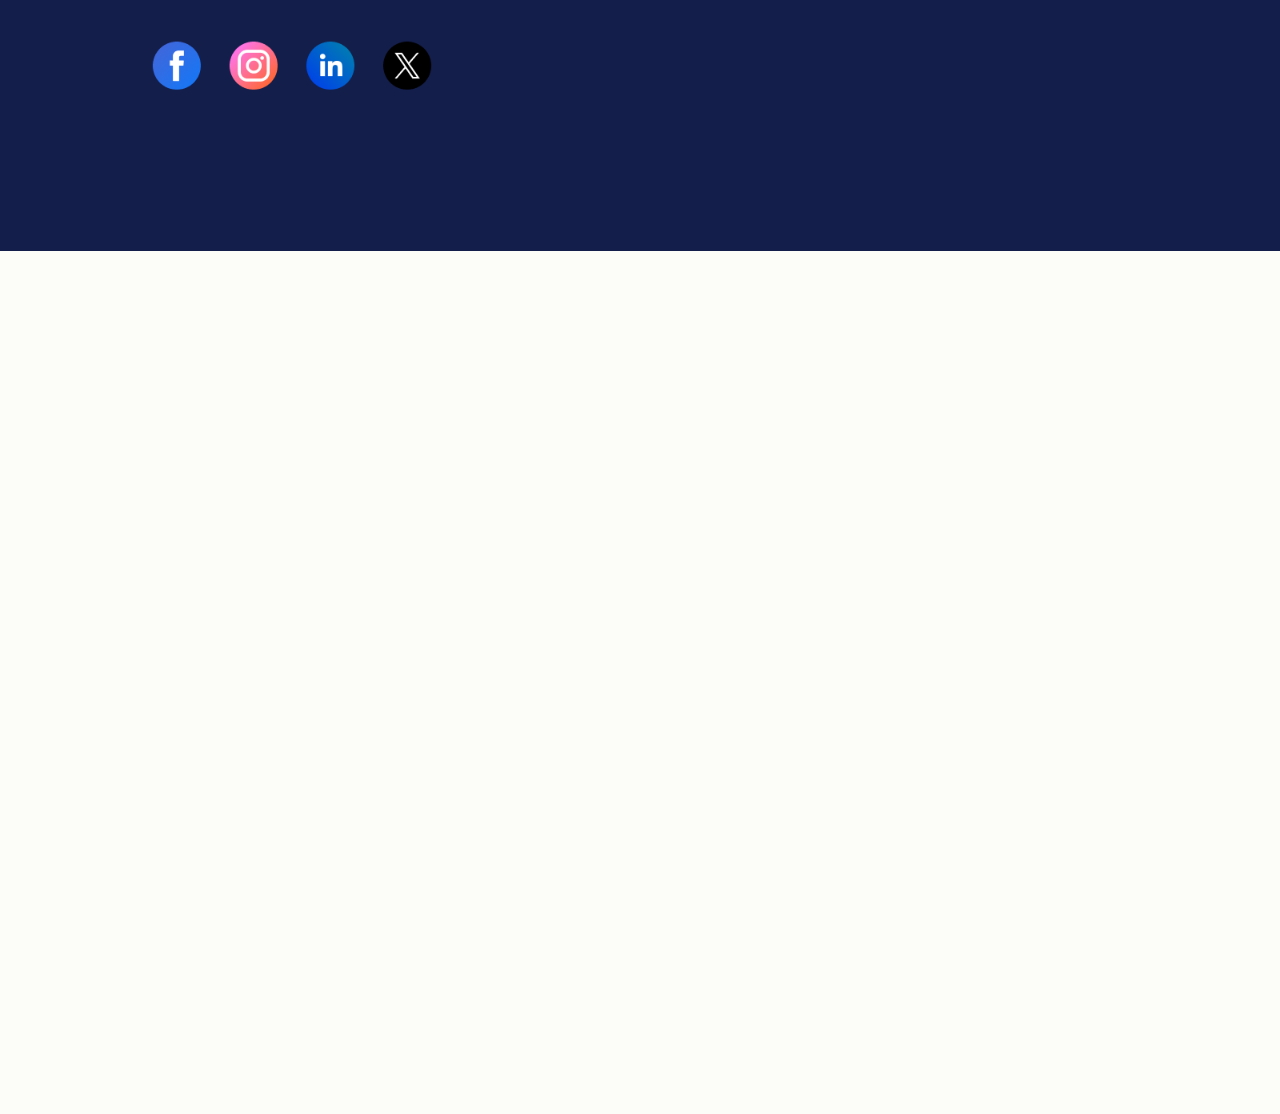
<file: quiz-website.html>
<!DOCTYPE html>
<html lang="en">
<head>
  <meta charset="UTF-8">
  <meta name="viewport" content="width=device-width, initial-scale=1">
  <title>Quizango | Karekaise Platform</title>
  <link rel="stylesheet" href="quiz-website.css">
  <link rel="stylesheet" href="global.css">
  <link href="https://cdnjs.cloudflare.com/ajax/libs/font-awesome/6.0.0/css/all.min.css" rel="stylesheet">
  <link rel="stylesheet" href="https://cdnjs.cloudflare.com/ajax/libs/font-awesome/6.4.0/css/all.min.css">
  
  <link href="https://fonts.googleapis.com/css2?family=Bodoni+Moda:ital,opsz,wght@0,6..96,400..900;1,6..96,400..900&family=Montserrat:ital,wght@0,100..900;1,100..900&family=Mukta:wght@200;300;400;500;600;700;800&family=Outfit:wght@100..900&family=Poppins:ital,wght@0,100;0,200;0,300;0,400;0,500;0,600;0,700;0,800;0,900;1,100;1,200;1,300;1,400;1,500;1,600;1,700;1,800;1,900&family=Savate:ital,wght@0,200..900;1,200..900&family=Space+Mono:ital,wght@0,400;0,700;1,400;1,700&family=Tiny5&family=Yellowtail&display=swap" rel="stylesheet">
</head>
<body>
  <!-- =================== NAVIGATION =================== -->
  <div id="navbar"></div>

  <!-- =================== HERO SECTION =================== -->
  <section class="hero ">  
    <div class="hero__content">
      <h1>
        <span class="hero__heading-1">GROW YOUR <br> APP & </span>
        <!-- <span class="hero__heading-2">WITHIN YOUR APP & WEBSITE</span> -->
        <span class="hero__heading-3">Website Revenue</span>
      </h1>
      <p class="hero__desc">Boost your app/website revenue and user engagement without disturbing the existing monetization stack.</p>
      <a href="#" class="btn btn--primary">LET'S START</a>
      <a href="#" class="btn-outline">VISIT KAREKAISE</a>

    </div>
    <div class="hero__visual">
      <img src="images/Gemini_Generated_Image_xjmgj5xjmgj5xjmg 1.png" alt="" width="500" height="280">
    </div>
  </section>
  
  <!-- =================== FEATURE CARDS =================== -->
  <section class="features container">
    <h2 class="section__heading">What can karekaise do for you?</h2>
    <p class="section__subheading">
      Through a simple URL integration, you can integrate our H5 games within your app/website, enhancing user engagement and monetization
    </p>
    <div class="feature-container">
      <div class="feature-card">
        <div class="feature-icon"><img src="krkaisefeat/coin 1.png" alt=""></div>
        <div class="feature-divider"></div>
        <h3>Guaranteed payments made within 30 days</h3>
        <p>Hassle free payments within net 30 days after receiving the valid invoice.</p>
      </div>
      <div class="feature-card">
        <div class="feature-icon"><img src="krkaisefeat/wallet 1.png" alt=""></div>
        <div class="feature-divider"></div>
        <h3>No sacrifices on existing revenue</h3>
        <p>We make sure that your existing ad revenues never get impacted or compromised.</p>
      </div>
      <div class="feature-card">
        <div class="feature-icon"><img src="krkaisefeat/gift 1.png" alt=""></div>
        <div class="feature-divider"></div>
        <h3>High<br>
ARPU</h3>
        <p>Integrate karekaise and experience industry leading ARPUs.</p>
      </div>
    </div>
    <a href="#" class="btn btn--primary">GET INCREMENTAL REVENUE ON EVERY DAY</a>
  </section>

  <!-- =================== WHY CHOOSE US =================== -->
  <section class="why-choose">
    <div class="why-choose__container container">
      <div class="why-choose__content">
        <h2 class="section__heading">How
karekaise works for you</h2>
      
        <ul class="why-choose__bullets">
          <li>• Place an Icon/banner/button within your app</li>
          <li>• Integrate it with your karekaise link</li>
          <li>• That's it! You start making revenues</li>
        </ul>
        <a href="#" class="btn btn--primary btn--sm">Get Started Now</a>
      </div>
    </div>
  </section>

  <!-- =================== QUIZ CATEGORIES =================== -->
  <!-- Contact Form -->
    <section class="contact-form" id="contact">
        <div class="container">
            <h2 class="section__heading">Start Engaging Your Audience</h2>
            <p class="section__subheading">Hear from our clients about how Quizango Media transformed their businesses</p>
            
            <form class="contact-grid">
                <div class="form-group">
                    <label for="contact-name">Contact Name *</label>
                    <input type="text" id="contact-name" class="form-control" required>
                </div>
                <div class="form-group">
                    <label for="company-name">Company Name *</label>
                    <input type="text" id="company-name" class="form-control" required>
                </div>
                <div class="form-group">
                    <label for="email">Email *</label>
                    <input type="email" id="email" class="form-control" required>
                </div>
                <div class="form-group">
                    <label for="website">Website *</label>
                    <input type="url" id="website" class="form-control" required>
                </div>
                <div class="form-group">
                    <label for="adsense-publisher">AdSense Publisher ID (If Applicable)</label>
                    <input type="text" id="adsense-publisher" class="form-control">
                </div>
                <div class="form-group">
                    <label for="site-objective">Site Main Objective</label>
                    <select id="site-objective" class="form-control">
                        <option value="">Games</option>
                        <option value="entertainment">Entertainment</option>
                        <option value="education">Education</option>
                        <option value="news">News</option>
                        <option value="ecommerce">E-commerce</option>
                        <option value="other">Other</option>
                    </select>
                </div>
                <div class="form-actions">
                    <button type="submit" class="btn btn-primary btn-lg">SUBMIT APPLICATION</button>
                </div>
            </form>
        </div>
    </section>
  
  <!-- =================== FOOTER =================== -->
  <div id="footer"></div>
<script src="js/components.js"></script>
</body>
</html>
</file>
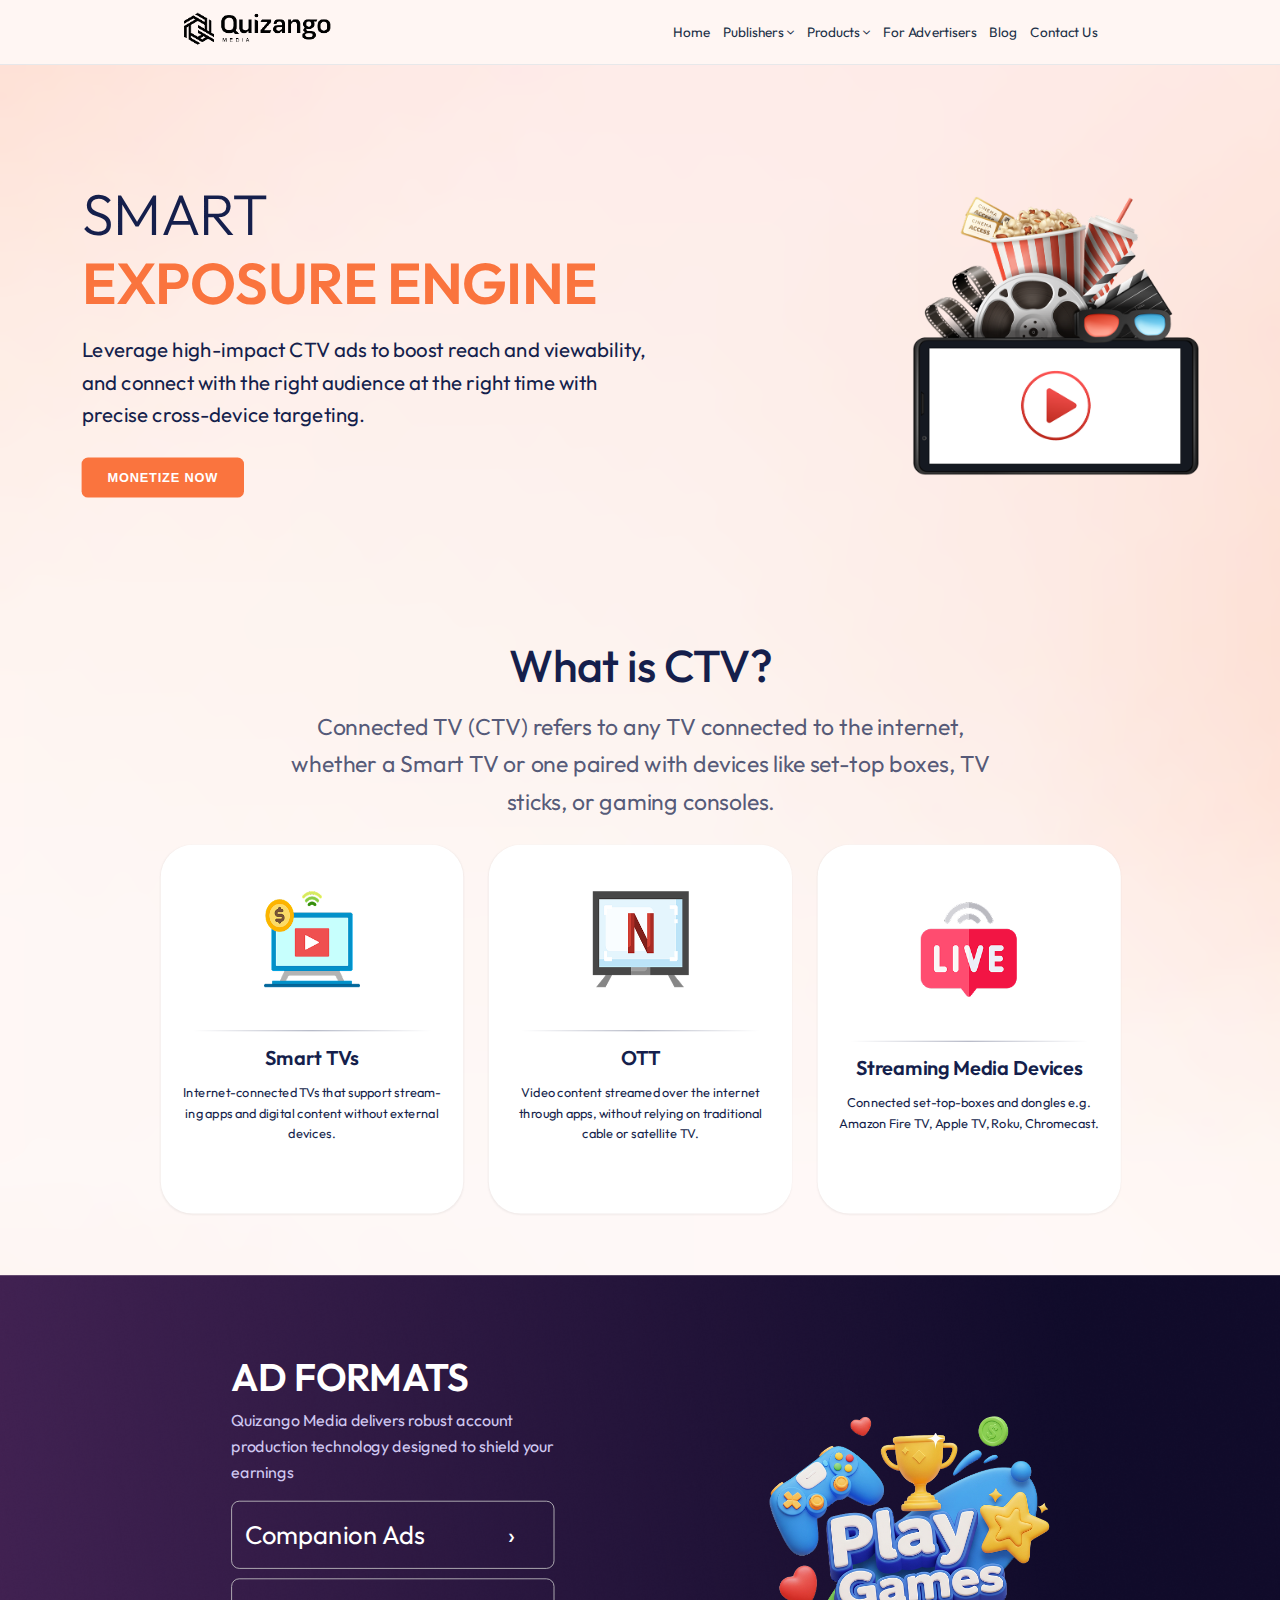
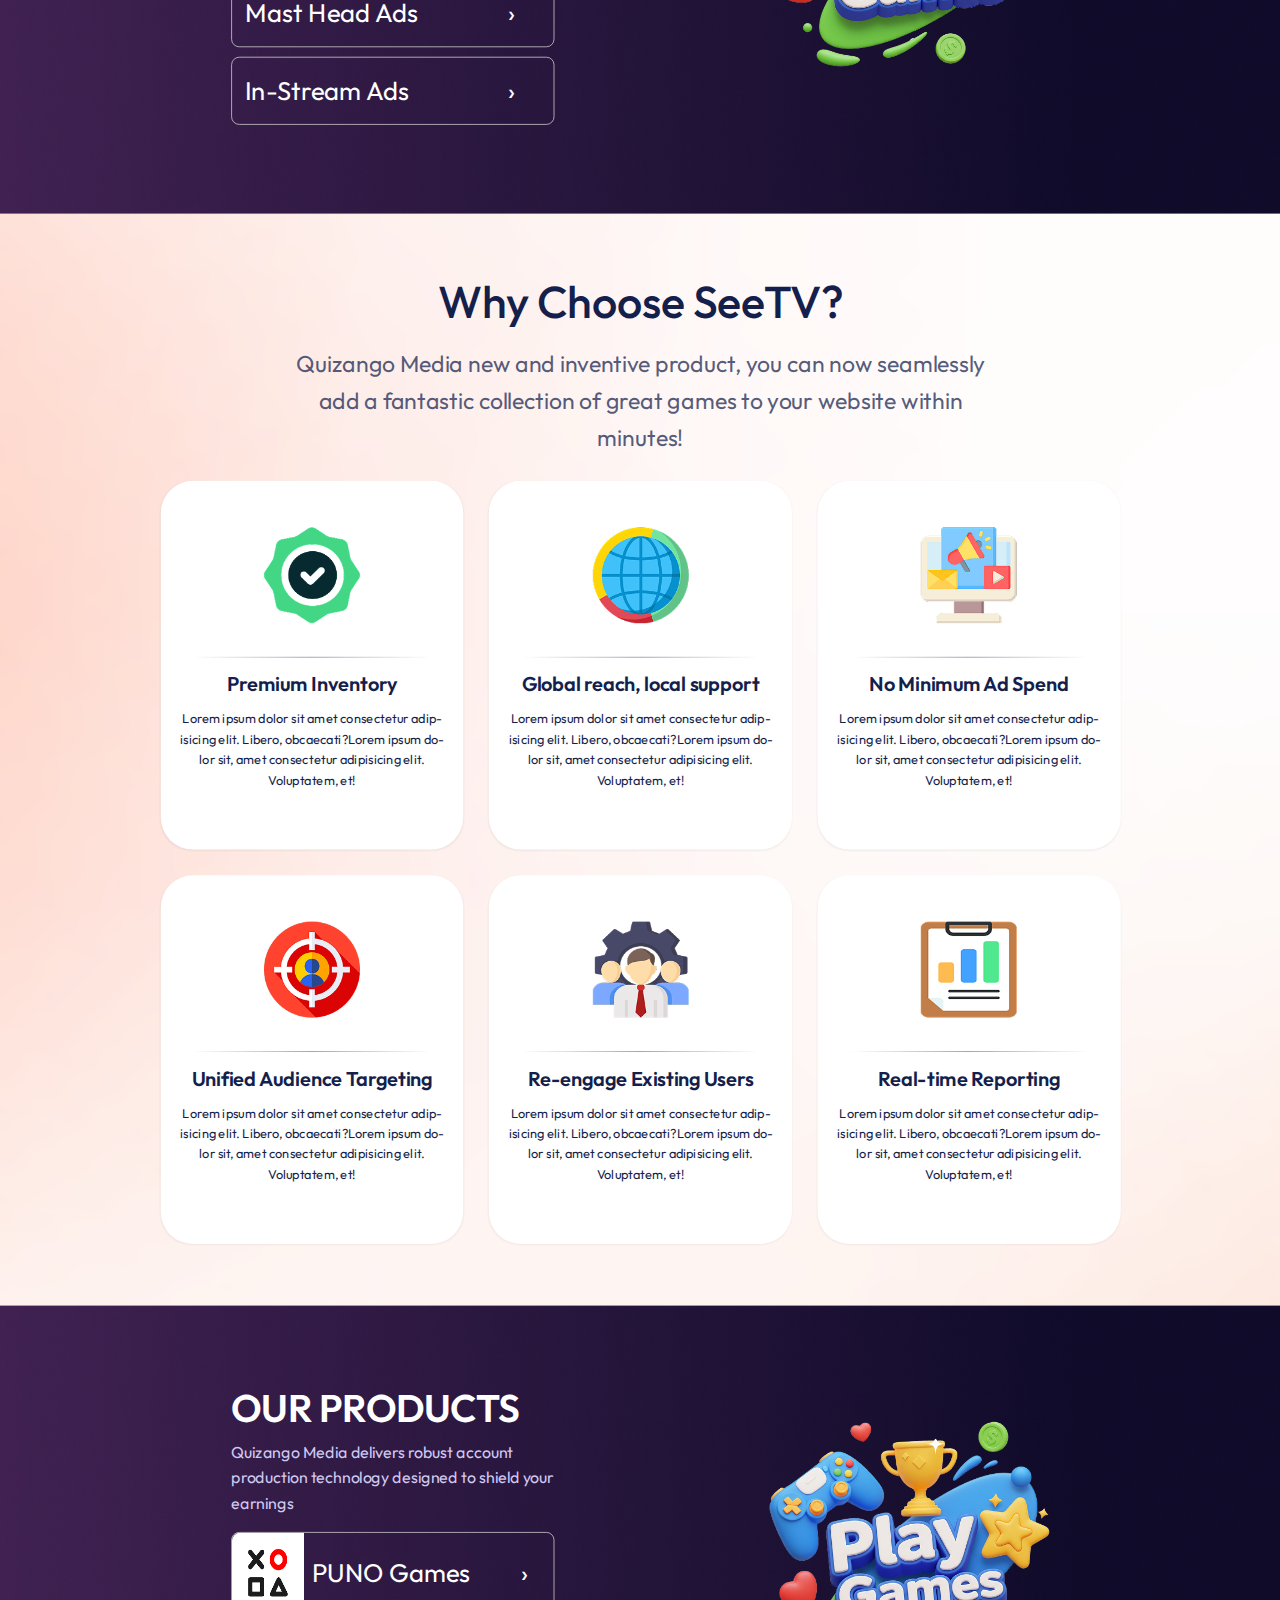
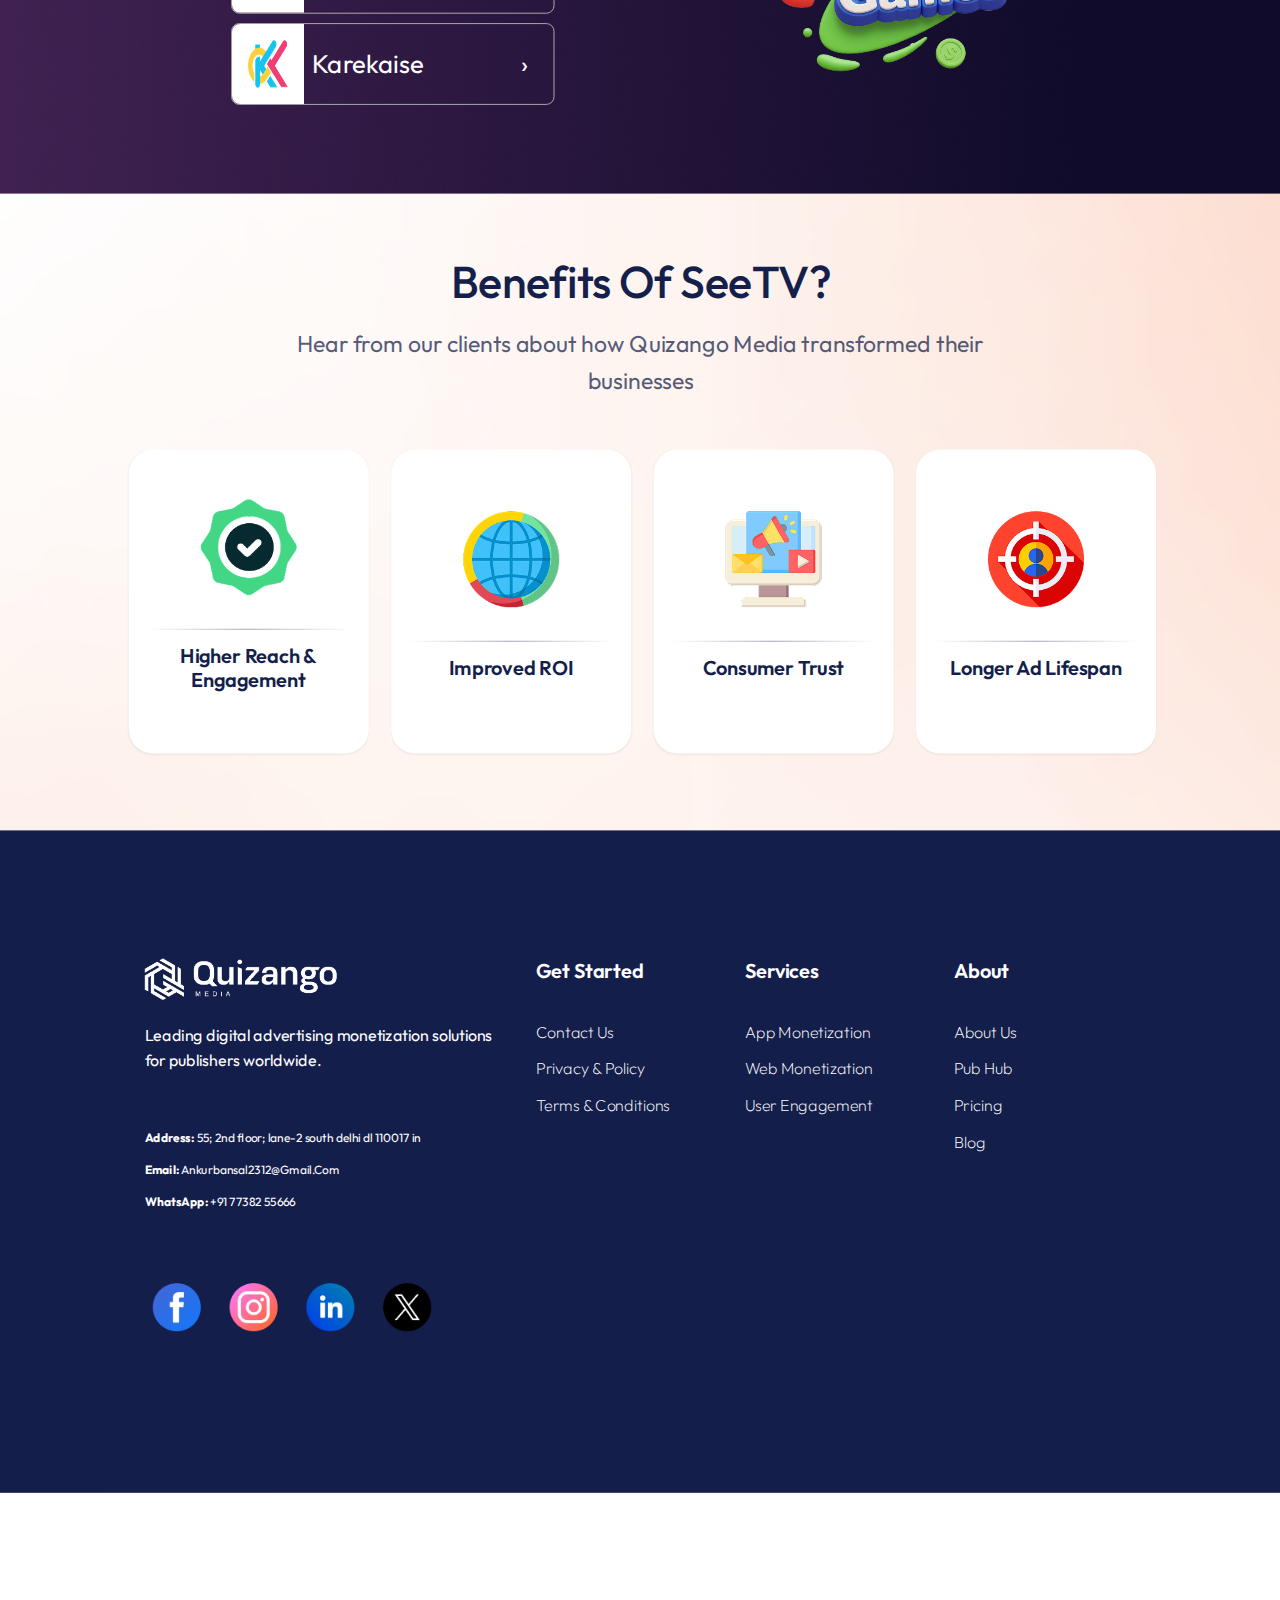
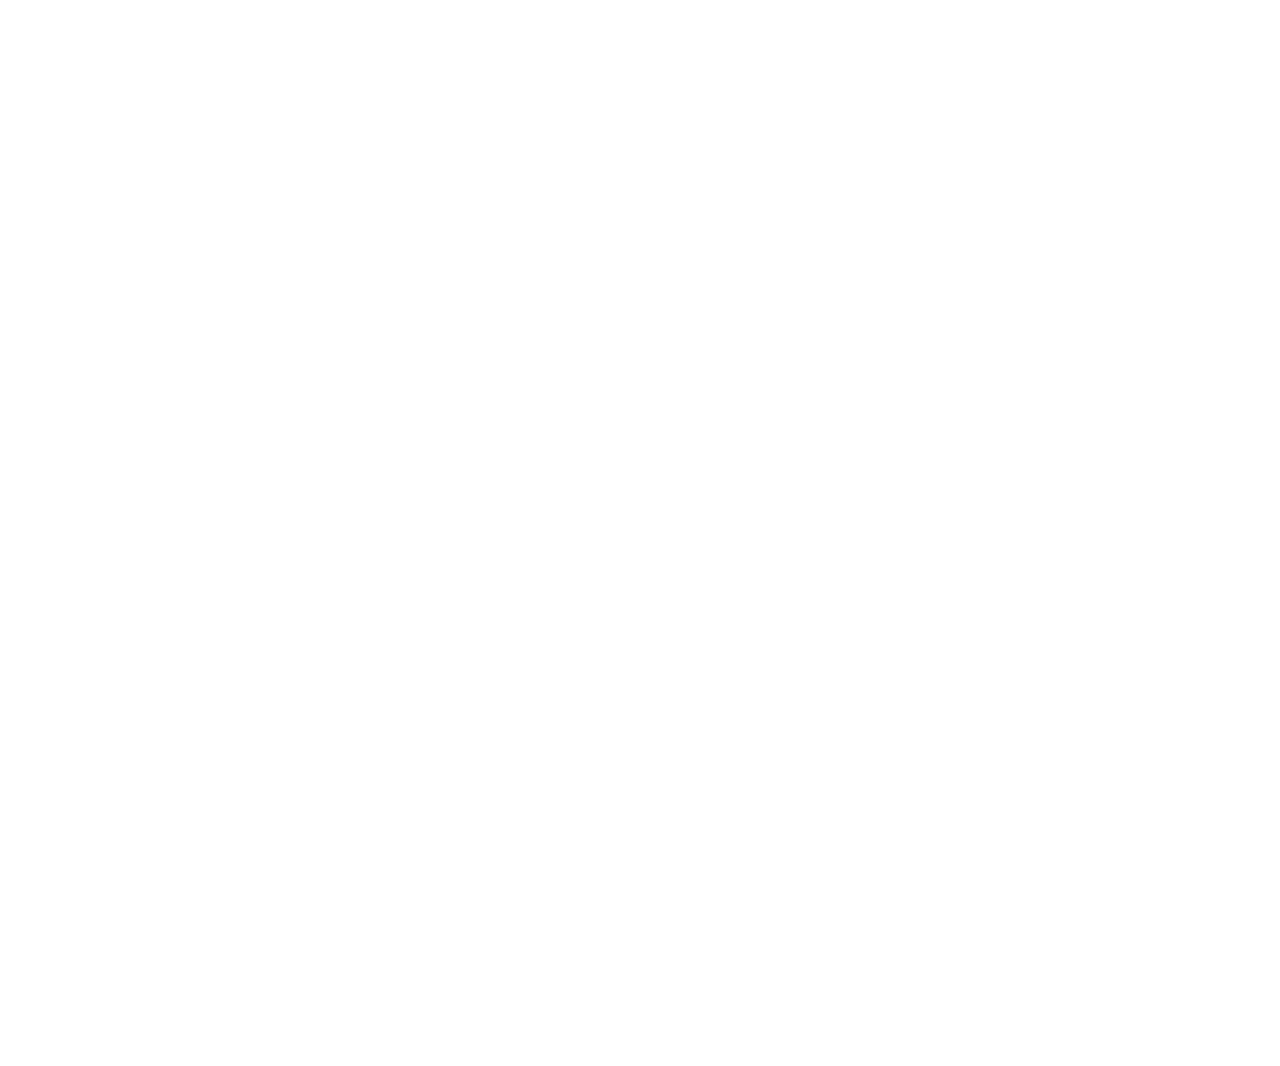
<file: SEE.html>
<!DOCTYPE html>
<html lang="en">

<head>
    <meta charset="UTF-8">
    <meta name="viewport" content="width=device-width, initial-scale=1.0">
    <title>Quizango Media - Smarter Monetization Solutions</title>
    <link rel="stylesheet" href="SEE.css">
    <link rel="stylesheet" href="global.css">
    <link href="https://cdnjs.cloudflare.com/ajax/libs/font-awesome/6.0.0/css/all.min.css" rel="stylesheet">
    <link
        href="https://fonts.googleapis.com/css2?family=Bodoni+Moda:ital,opsz,wght@0,6..96,400..900;1,6..96,400..900&family=Montserrat:ital,wght@0,100..900;1,100..900&family=Mukta:wght@200;300;400;500;600;700;800&family=Outfit:wght@100..900&family=Poppins:ital,wght@0,100;0,200;0,300;0,400;0,500;0,600;0,700;0,800;0,900;1,100;1,200;1,300;1,400;1,500;1,600;1,700;1,800;1,900&family=Savate:ital,wght@0,200..900;1,200..900&family=Space+Mono:ital,wght@0,400;0,700;1,400;1,700&family=Tiny5&family=Yellowtail&display=swap"
        rel="stylesheet">

    <link
        href="https://fonts.googleapis.com/css2?family=Bodoni+Moda:ital,opsz,wght@0,6..96,400..900;1,6..96,400..900&family=Montserrat:ital,wght@0,100..900;1,100..900&family=Mukta:wght@200;300;400;500;600;700;800&family=Outfit:wght@100..900&family=Poppins:ital,wght@0,100;0,200;0,300;0,400;0,500;0,600;0,700;0,800;0,900;1,100;1,200;1,300;1,400;1,500;1,600;1,700;1,800;1,900&family=Savate:ital,wght@0,200..900;1,200..900&family=Space+Mono:ital,wght@0,400;0,700;1,400;1,700&family=Tiny5&family=Yellowtail&display=swap"
        rel="stylesheet">
</head>

<body>
    <!-- Header -->
    <div id="navbar"></div>

    <!-- Hero Section -->
    <section class="hero">
        <div class="hero-container">
            <div class="hero-content">
                <h1>SMART<br><span class="highlight">EXPOSURE ENGINE</span></h1>
                <p>Leverage high-impact CTV ads to boost reach and viewability, and connect with the right audience at
                    the right time with precise cross-device targeting.</p>
                <button class="cta-button">MONETIZE NOW</button>
            </div>
            <div class="hero-image">
                <img src="images/smartexposure.png" alt="Woman with laptop" width="800" height="2000">
            </div>
        </div>
    </section>

    <!-- Account Protection Section -->
    <section class="account-protection">
        <div class="container">
            <h2>What is CTV?</h2>
            <p class="section-subtitle">Connected TV (CTV) refers to any TV connected to the internet, whether a Smart
                TV or one paired with devices like set-top boxes, TV sticks, or gaming consoles.</p>

            <div class="feature-container">
                <div class="feature-card">
                    <div class="feature-icon">
                        <img src="images/stopwatch 1.png" class="feature-icon" alt="">
                    </div>
                    <div class="feature-divider"></div>
                    <h3>Smart TVs</h3>
                    <p>Internet-connected TVs that support streaming apps and digital content without external devices.
                    </p>
                </div>

                <div class="feature-card">
                    <div class="feature-icon">
                        <img src="images/smart.png" class="feature-icon" alt="">
                    </div>
                    <div class="feature-divider"></div>
                    <h3>OTT</h3>
                    <p>Video content streamed over the internet through apps, without relying on traditional cable or
                        satellite TV.</p>
                </div>

                <div class="feature-card">
                    <div class="feature-icon">
                        <img src="images/live.png" class="feature-icon" alt="">
                    </div>
                    <div class="feature-divider"></div>
                    <h3>Streaming Media Devices</h3>
                    <p>Connected set-top-boxes and dongles e.g. Amazon Fire TV, Apple TV, Roku, Chromecast.</p>
                </div>
            </div>
        </div>
    </section>

    <!-- 360 Monetization Solutions -->
    <section class="products-section">
        <div class="products-text upper">
            <h2>AD FORMATS</h2>
            <p>Quizango Media delivers robust account production technology designed to shield your earnings</p>

            <a href="puno-games.html" class="product-btn">
                <!-- <img src="images/puno games b png logo 1.png" alt="PUNO Icon"> -->
                <span>Companion Ads</span>
                <span class="arrow">›</span>
            </a>

            <a href="quiz-website.html" class="product-btn">
                <!-- <img src="images/logo 2.png" alt="Karekaise Icon"> -->
                <span>Mast Head Ads</span>
                <span class="arrow">›</span>
            </a>

            <a href="quiz-website.html" class="product-btn">
                <!-- <img src="images/logo 2.png" alt="Karekaise Icon"> -->
                <span>In-Stream Ads</span>
                <span class="arrow">›</span>
            </a>
        </div>

        <div class="products-image">
            <img src="images/222 1.png" alt="Play Games Image">
        </div>
    </section>

    <!-- Why Choose Quizango -->
    <section class="why-choose">
        <div class="container">
            <h2>Why Choose SeeTV?</h2>
            <p class="section-subtitle">Quizango Media new and inventive product, you can now seamlessly add a fantastic
                collection of great games to your website within minutes!</p>

            <div class="feature-container">
                <div class="feature-card">
                    <div class="feature-icon">
                        <img src="contactus/guarantee 1.png" alt="">

                    </div>
                    <div class="feature-divider"></div>
                    <h3>Premium Inventory</h3>
                    <p>Lorem ipsum dolor sit amet consectetur adipisicing elit. Libero, obcaecati?Lorem ipsum
                        dolor sit, amet consectetur adipisicing elit. Voluptatem, et!</p>

                </div>
                <div class="feature-card">
                    <div class="feature-icon">
                        <img src="contactus/marketing 1.png" alt="">
                    </div>
                    <div class="feature-divider"></div>
                    <h3>Global reach, local support</h3>
                    <p>Lorem ipsum dolor sit amet consectetur adipisicing elit. Libero, obcaecati?Lorem ipsum
                        dolor sit, amet consectetur adipisicing elit. Voluptatem, et!</p>


                </div>
                <div class="feature-card">
                    <div class="feature-icon">
                        <img src="contactus/digital-marketing 1.png" alt="">
                    </div>
                    <div class="feature-divider"></div>
                    <h3>No Minimum Ad Spend</h3>
                    <p>Lorem ipsum dolor sit amet consectetur adipisicing elit. Libero, obcaecati?Lorem ipsum
                        dolor sit, amet consectetur adipisicing elit. Voluptatem, et!</p>


                </div>
                <div class="feature-card">
                    <div class="feature-icon">
                        <img src="contactus/target 1.png" alt="">
                    </div>
                    <div class="feature-divider"></div>
                    <h3>Unified Audience Targeting</h3>
                    <p>Lorem ipsum dolor sit amet consectetur adipisicing elit. Libero, obcaecati?Lorem ipsum
                        dolor sit, amet consectetur adipisicing elit. Voluptatem, et!</p>


                </div>
                <div class="feature-card">
                    <div class="feature-icon">
                        <img src="contactus/on-time 1.png" alt="">
                    </div>
                    <div class="feature-divider"></div>
                    <h3>Re-engage Existing Users</h3>
                    <p>Lorem ipsum dolor sit amet consectetur adipisicing elit. Libero, obcaecati?Lorem ipsum
                        dolor sit, amet consectetur adipisicing elit. Voluptatem, et!</p>


                </div>
                <div class="feature-card">
                    <div class="feature-icon">
                        <img src="contactus/chart 1.png" alt="">
                    </div>
                    <div class="feature-divider"></div>
                    <h3>Real-time Reporting</h3>
                    <p>Lorem ipsum dolor sit amet consectetur adipisicing elit. Libero, obcaecati?Lorem ipsum
                        dolor sit, amet consectetur adipisicing elit. Voluptatem, et!</p>


                </div>
            </div>

        </div>
    </section>

     <section class="products-section">
        <div class="products-text">
            <h2>OUR PRODUCTS</h2>
            <p>Quizango Media delivers robust account production technology designed to shield your earnings</p>

            <a href="puno-games.html" class="product-btn">
                <img src="images/puno games b png logo 1.png" alt="PUNO Icon">
                <span>PUNO Games</span>
                <span class="arrow">›</span>
            </a>

            <a href="quiz-website.html" class="product-btn">
                <img src="images/logo 2.png" alt="Karekaise Icon">
                <span>Karekaise</span>
                <span class="arrow">›</span>
            </a>
        </div>

        <div class="products-image">
            <img src="images/playgames.png" alt="Play Games Image">
        </div>
    </section>

    <section class="why-choose container">
            <h2>Benefits Of SeeTV?</h2>
            <p class="section-subtitle">Hear from our clients about how Quizango Media transformed their businesses</p>

            <div class="features-grid lower">
                <div class="feature-card">
                    <div class="feature-icon">
                        <img src="contactus/guarantee 1.png" alt="">
                    </div>
                    <div class="feature-divider"></div>
                    <h3>Higher Reach & Engagement</h3>
                </div>
                <div class="feature-card">
                    <div class="feature-icon">
                        <img src="contactus/marketing 1.png" alt="">
                    </div>
                    <div class="feature-divider"></div>
                    <h3>Improved ROI</h3>
                </div>
                <div class="feature-card">
                    <div class="feature-icon">
                        <img src="contactus/digital-marketing 1.png" alt="">
                    </div>
                    <div class="feature-divider"></div>
                    <h3>Consumer Trust</h3>
                </div>
                <div class="feature-card">
                    <div class="feature-icon">
                        <img src="contactus/target 1.png" alt="">
                    </div>
                    <div class="feature-divider"></div>
                    <h3>Longer
                        Ad Lifespan</h3>
                </div>
    </section>

    <!-- The script for interactivity: -->
    <script>
        // Simple tab logic: swap left panel on right tab click
        document.addEventListener('DOMContentLoaded', function () {
            const tabs = Array.from(document.querySelectorAll('.benefits-tab'));
            const panels = Array.from(document.querySelectorAll('.benefit-panel'));
            tabs.forEach((tab, i) => {
                tab.addEventListener('click', function () {
                    tabs.forEach(t => t.classList.remove('active'));
                    panels.forEach(p => p.classList.remove('active'));
                    tab.classList.add('active');
                    panels[i].classList.add('active');
                    // Accessibility
                    tabs.forEach((t, j) => {
                        t.setAttribute('aria-selected', j === i ? 'true' : 'false');
                    });
                });
                // Keyboard navigation
                tab.addEventListener('keydown', function (e) {
                    if (e.key === 'ArrowDown' || e.key === 'ArrowRight') {
                        e.preventDefault();
                        const next = (i + 1) % tabs.length;
                        tabs[next].focus();
                    } else if (e.key === 'ArrowUp' || e.key === 'ArrowLeft') {
                        e.preventDefault();
                        const prev = (i - 1 + tabs.length) % tabs.length;
                        tabs[prev].focus();
                    } else if (e.key === 'Enter' || e.key === ' ') {
                        tab.click();
                    }
                });
            });
        });
    </script>
    <!-- Footer -->
    <div id="footer"></div>

    <script src="js/components.js"></script>
</body>

</html>
</file>
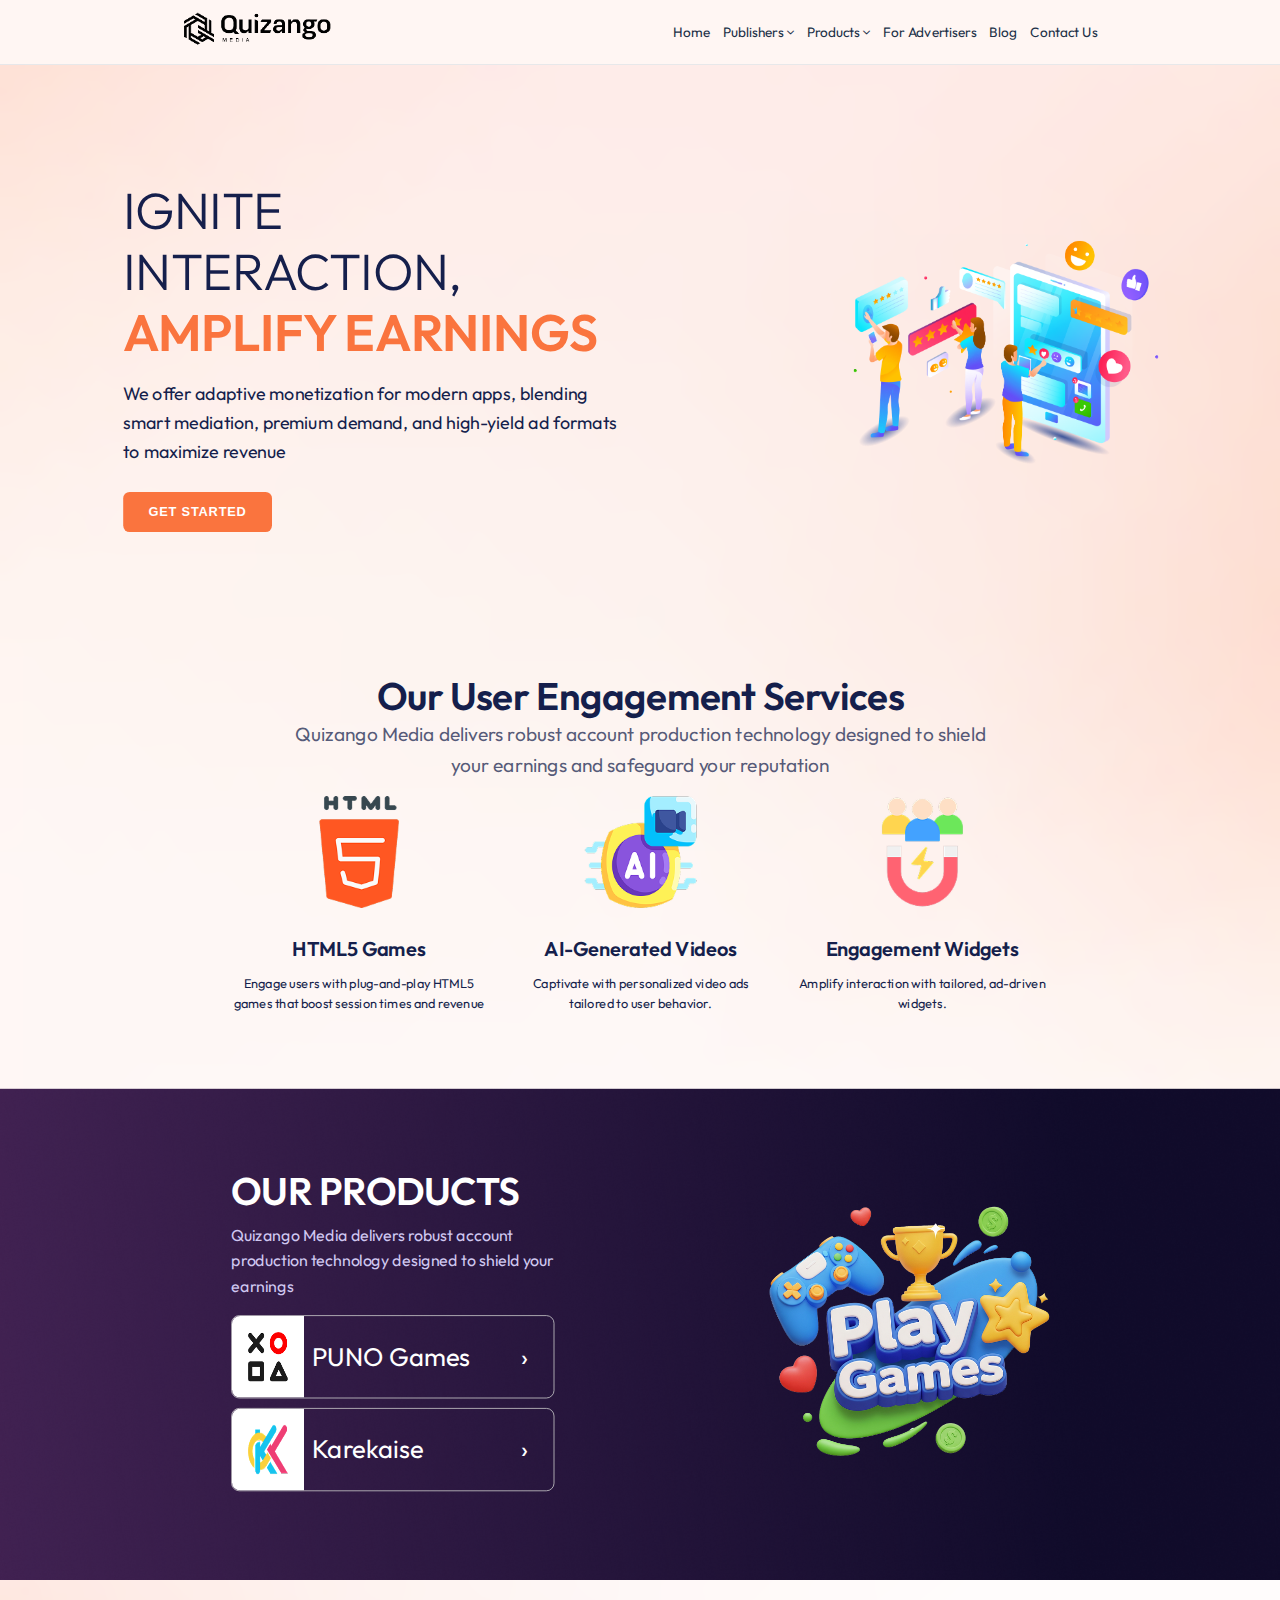
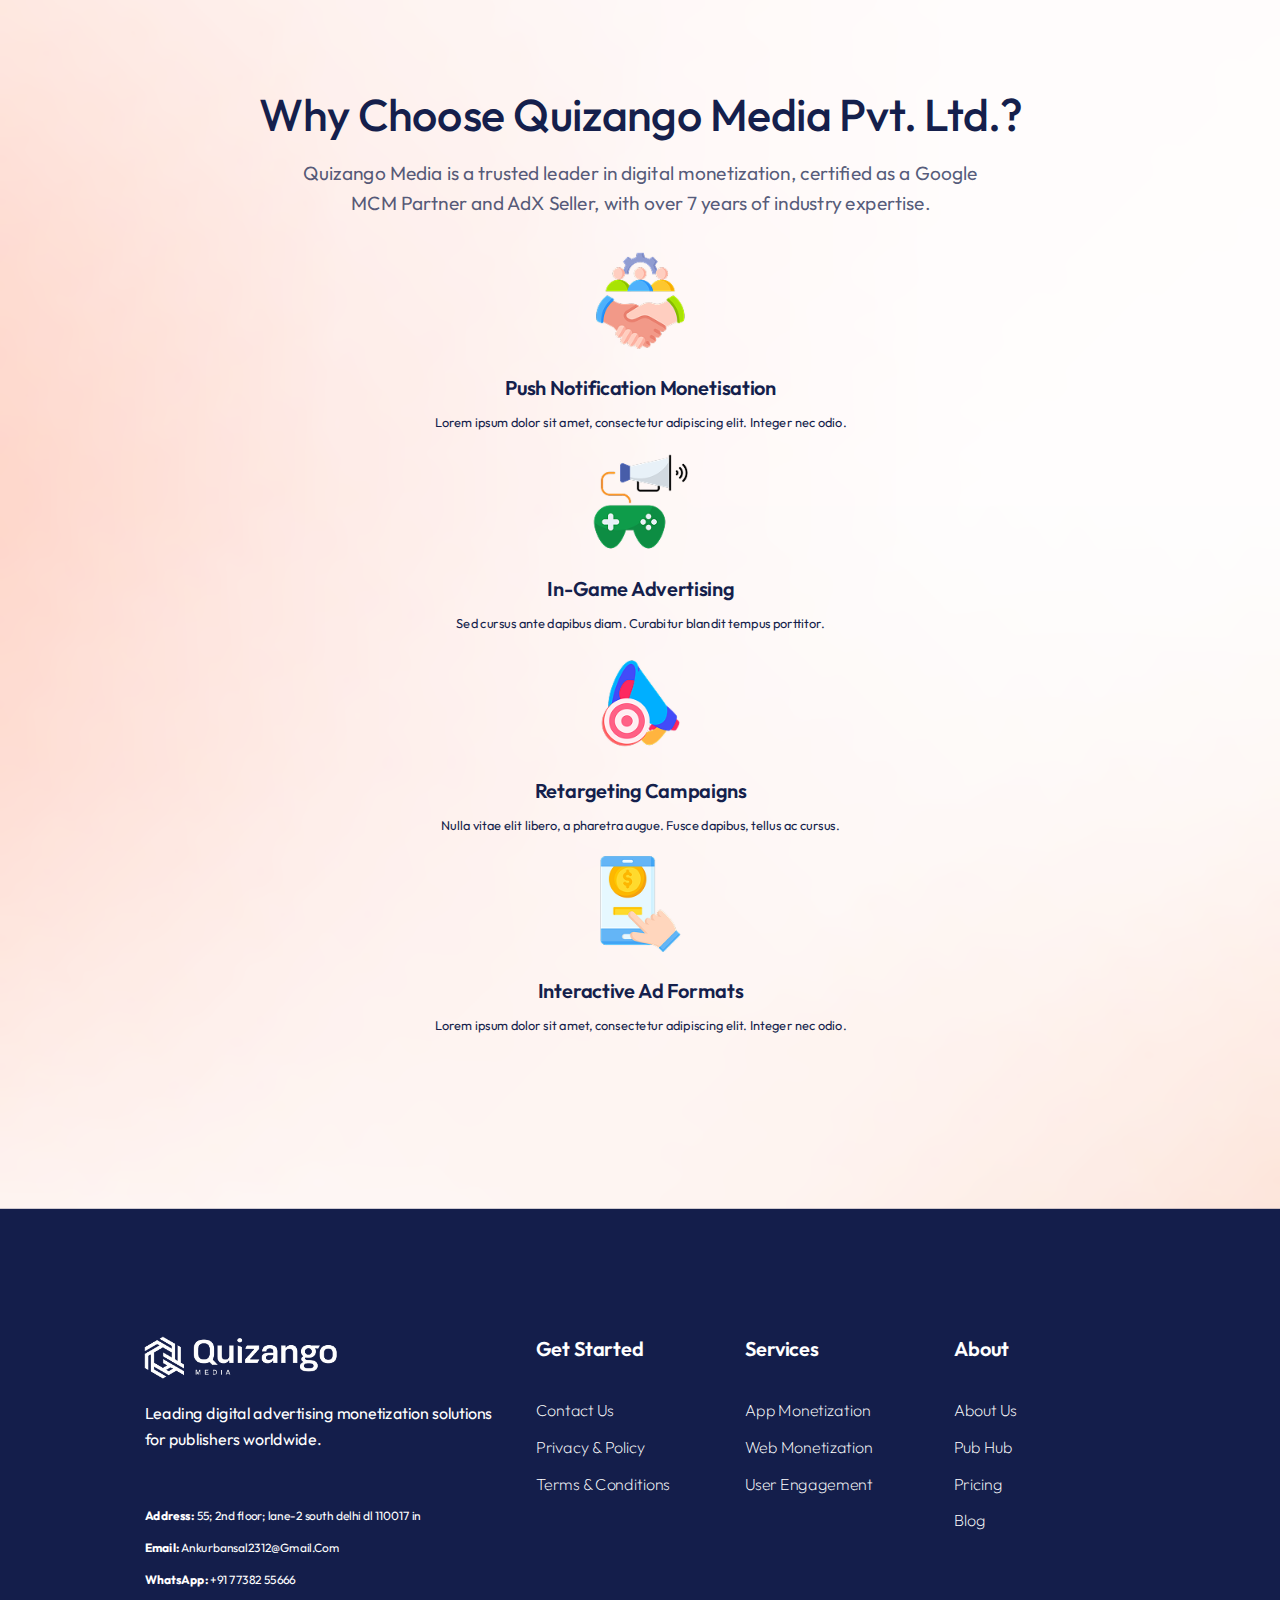
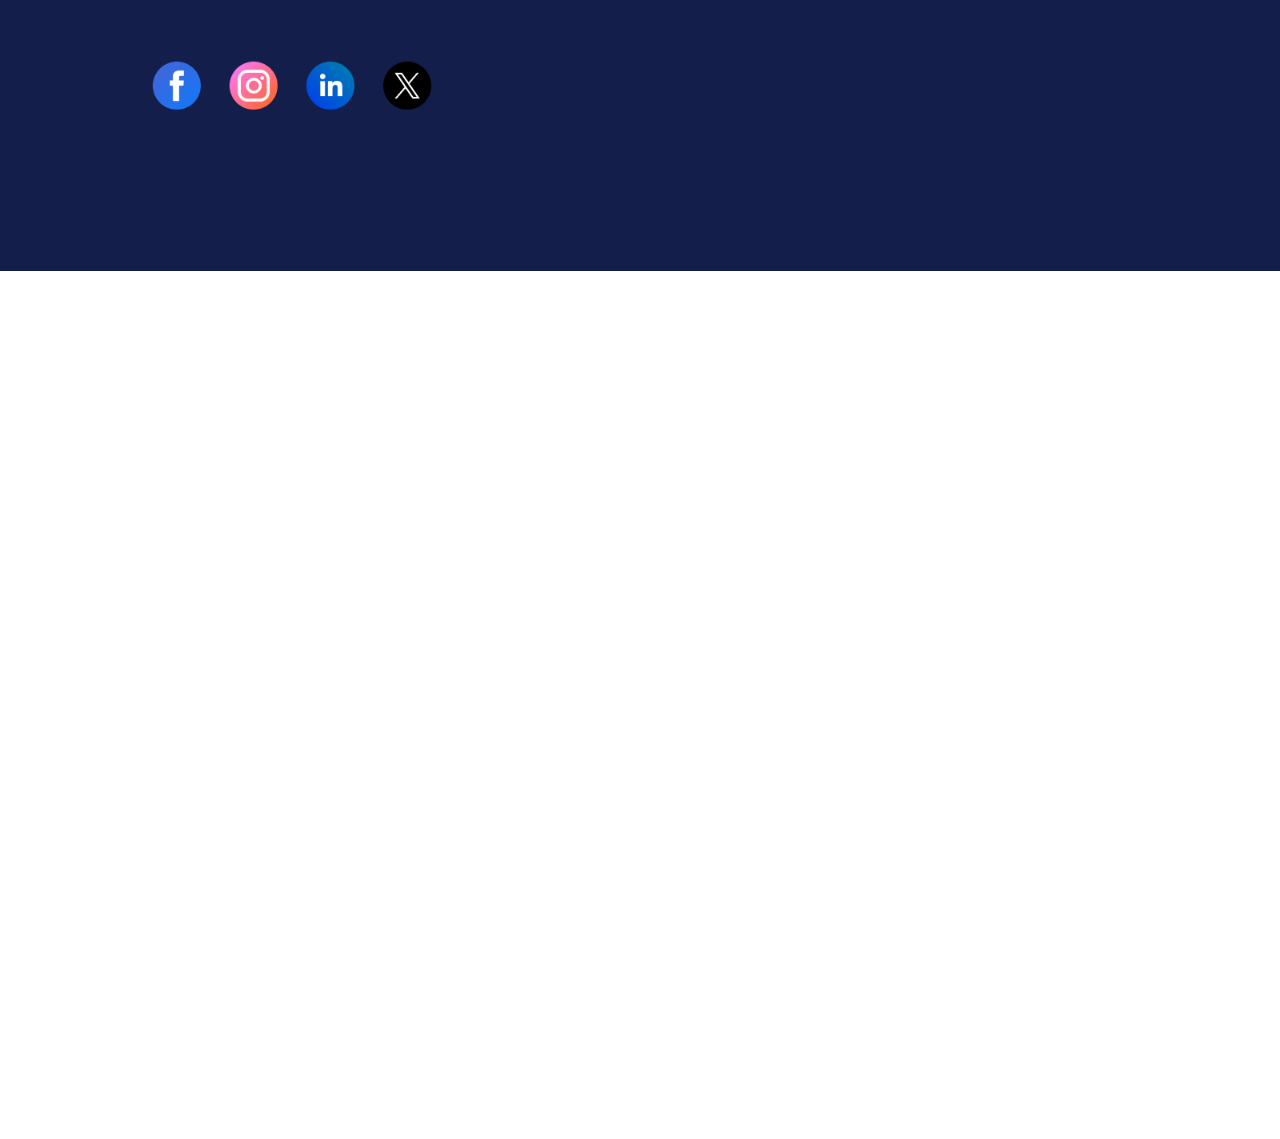
<file: userengag.html>
<!DOCTYPE html>
<html lang="en">

<head>
  <meta charset="UTF-8">
  <meta name="viewport" content="width=device-width, initial-scale=1.0">
  <title>Quizango Media - Smarter Monetization Solutions</title>
  <link rel="stylesheet" href="appmonetize.css">
  <link href="https://cdnjs.cloudflare.com/ajax/libs/font-awesome/6.0.0/css/all.min.css" rel="stylesheet">
  <link
    href="https://fonts.googleapis.com/css2?family=Bodoni+Moda:ital,opsz,wght@0,6..96,400..900;1,6..96,400..900&family=Montserrat:ital,wght@0,100..900;1,100..900&family=Mukta:wght@200;300;400;500;600;700;800&family=Outfit:wght@100..900&family=Poppins:ital,wght@0,100;0,200;0,300;0,400;0,500;0,600;0,700;0,800;0,900;1,100;1,200;1,300;1,400;1,500;1,600;1,700;1,800;1,900&family=Savate:ital,wght@0,200..900;1,200..900&family=Space+Mono:ital,wght@0,400;0,700;1,400;1,700&family=Tiny5&family=Yellowtail&display=swap"
    rel="stylesheet">

  <link
    href="https://fonts.googleapis.com/css2?family=Bodoni+Moda:ital,opsz,wght@0,6..96,400..900;1,6..96,400..900&family=Montserrat:ital,wght@0,100..900;1,100..900&family=Mukta:wght@200;300;400;500;600;700;800&family=Outfit:wght@100..900&family=Poppins:ital,wght@0,100;0,200;0,300;0,400;0,500;0,600;0,700;0,800;0,900;1,100;1,200;1,300;1,400;1,500;1,600;1,700;1,800;1,900&family=Savate:ital,wght@0,200..900;1,200..900&family=Space+Mono:ital,wght@0,400;0,700;1,400;1,700&family=Tiny5&family=Yellowtail&display=swap"
    rel="stylesheet">
</head>

<body>
  <!-- Header -->
  <div id="navbar"></div>

  <!-- Hero Section -->
  <section class="hero">
    <div class="hero-container">
      <div class="hero-content">
        <h1>IGNITE <br>
INTERACTION,<br><span class="highlight">AMPLIFY EARNINGS</span></h1>
        <p>We offer adaptive monetization for modern apps, blending smart mediation, premium demand, and high-yield ad formats to maximize revenue</p>
        <button class="cta-button">GET STARTED</button>
      </div>
      <div class="hero-image">
        <img src="PUBLISHERS/userengag.png" alt="Woman with laptop" width="800" height="2000">
      </div>
    </div>
  </section>

  <!-- Account Protection Section -->
  <section class="account-protection">
    <div class="container">
      <h2>Our User Engagement Services</h2>
      <p class="section-subtitle">Quizango Media delivers robust account production technology designed to shield your earnings and safeguard your reputation</p>

      <div class="protection-features">
        <div class="feature-card">
          <div class="feature-icon">
            <img src="PUBLISHERS/html-5 1.png" class="feature-icon" alt="">
          </div>
          <h3>HTML5 Games</h3>
          <p>Engage users with plug-and-play HTML5 games that boost session times and revenue</p>
        </div>

        <div class="feature-card">
          <div class="feature-icon">
            <img src="PUBLISHERS/ai 1.png" class="feature-icon" alt="">
          </div>
          <h3>AI-Generated Videos</h3>
          <p>Captivate with personalized video ads tailored to user behavior.
          </p>
        </div>

        <div class="feature-card">
          <div class="feature-icon">
            <img src="PUBLISHERS/customer-acquisition 1.png" class="feature-icon" alt="">
          </div>
          <h3>Engagement Widgets</h3>
          <p>Amplify interaction with tailored, ad-driven widgets.
          </p>
        </div>
      </div>
    </div>
  </section>

  <!-- 360 Monetization Solutions -->
  <section class="products-section">
    <div class="products-text">
      <h2>OUR PRODUCTS</h2>
      <p>Quizango Media delivers robust account production technology designed to shield your earnings</p>

      <a href="puno-games.html" class="product-btn">
        <img src="images/puno games b png logo 1.png" alt="PUNO Icon">
        <span>PUNO Games</span>
        <span class="arrow">›</span>
      </a>

      <a href="quiz-website.html" class="product-btn">
        <img src="images/logo 2.png" alt="Karekaise Icon">
        <span>Karekaise</span>
        <span class="arrow">›</span>
      </a>
    </div>

    <div class="products-image">
      <img src="images/222 1.png" alt="Play Games Image">
    </div>
  </section>

  <!-- Why Choose Quizango -->
  <section class="why-choose">
    <div class="container">
      <h2>Why Choose Quizango Media Pvt. Ltd.?</h2>
      <p class="section-subtitle">Quizango Media is a trusted leader in digital monetization, certified as a Google MCM Partner and AdX Seller, with over 7 years of industry expertise.</p>

      <div class="features-grid">
        <div class="feature-card flip-container">
          <div class="flip-inner">
            <div class="flip-front">
              <div class="feature-icon">
                                <img src="PUBLISHERS/employee 1.png" alt="">

              </div>
              <h3>Push Notification Monetisation</h3>
            </div>
            <div class="flip-back">
              <!-- <h4>More About Feature 1</h4> -->
              <p>Lorem ipsum dolor sit amet, consectetur adipiscing elit. Integer nec odio.</p>
            </div>
          </div>
        </div>
        <div class="feature-card flip-container">
          <div class="flip-inner">
            <div class="flip-front">
              <div class="feature-icon">
                <img src="PUBLISHERS/game 2.png" alt="">
              </div>
              <h3>In-Game Advertising</h3>
              
            </div>
            <div class="flip-back">
              <!-- <h4>More About Feature 2</h4> -->
              <p>Sed cursus ante dapibus diam. Curabitur blandit tempus porttitor.</p>
            </div>
          </div>
        </div>
        <div class="feature-card flip-container">
          <div class="flip-inner">
            <div class="flip-front">
              <div class="feature-icon">
                <img src="PUBLISHERS/advertisement 1.png" alt="">
              </div>
              <h3>Retargeting Campaigns</h3>
            
            </div>
            <div class="flip-back">
              <!-- <h4>More About Feature 3</h4> -->
              <p>Nulla vitae elit libero, a pharetra augue. Fusce dapibus, tellus ac cursus.</p>
            </div>
          </div>
        </div>
        <div class="feature-card flip-container">
          <div class="flip-inner">
            <div class="flip-front">
              <div class="feature-icon">
                <img src="PUBLISHERS/pay-per-click-advertising 1.png" alt="">
              </div>
              <h3>Interactive Ad Formats</h3>
             
            </div>
            <div class="flip-back">
              <!-- <h4>More About Feature 1</h4> -->
              <p>Lorem ipsum dolor sit amet, consectetur adipiscing elit. Integer nec odio.</p>
            </div>
          </div>
        </div>
        
        
        <!-- Add more cards as needed, copy the pattern above -->
      </div>

    </div>
  </section>
  <!-- The script for interactivity: -->
  <script>
    // Simple tab logic: swap left panel on right tab click
    document.addEventListener('DOMContentLoaded', function () {
      const tabs = Array.from(document.querySelectorAll('.benefits-tab'));
      const panels = Array.from(document.querySelectorAll('.benefit-panel'));
      tabs.forEach((tab, i) => {
        tab.addEventListener('click', function () {
          tabs.forEach(t => t.classList.remove('active'));
          panels.forEach(p => p.classList.remove('active'));
          tab.classList.add('active');
          panels[i].classList.add('active');
          // Accessibility
          tabs.forEach((t, j) => {
            t.setAttribute('aria-selected', j === i ? 'true' : 'false');
          });
        });
        // Keyboard navigation
        tab.addEventListener('keydown', function (e) {
          if (e.key === 'ArrowDown' || e.key === 'ArrowRight') {
            e.preventDefault();
            const next = (i + 1) % tabs.length;
            tabs[next].focus();
          } else if (e.key === 'ArrowUp' || e.key === 'ArrowLeft') {
            e.preventDefault();
            const prev = (i - 1 + tabs.length) % tabs.length;
            tabs[prev].focus();
          } else if (e.key === 'Enter' || e.key === ' ') {
            tab.click();
          }
        });
      });
    });
  </script>
  <!-- Footer -->
  <div id="footer"></div>

  <script src="js/components.js"></script>
</body>

</html>
</file>
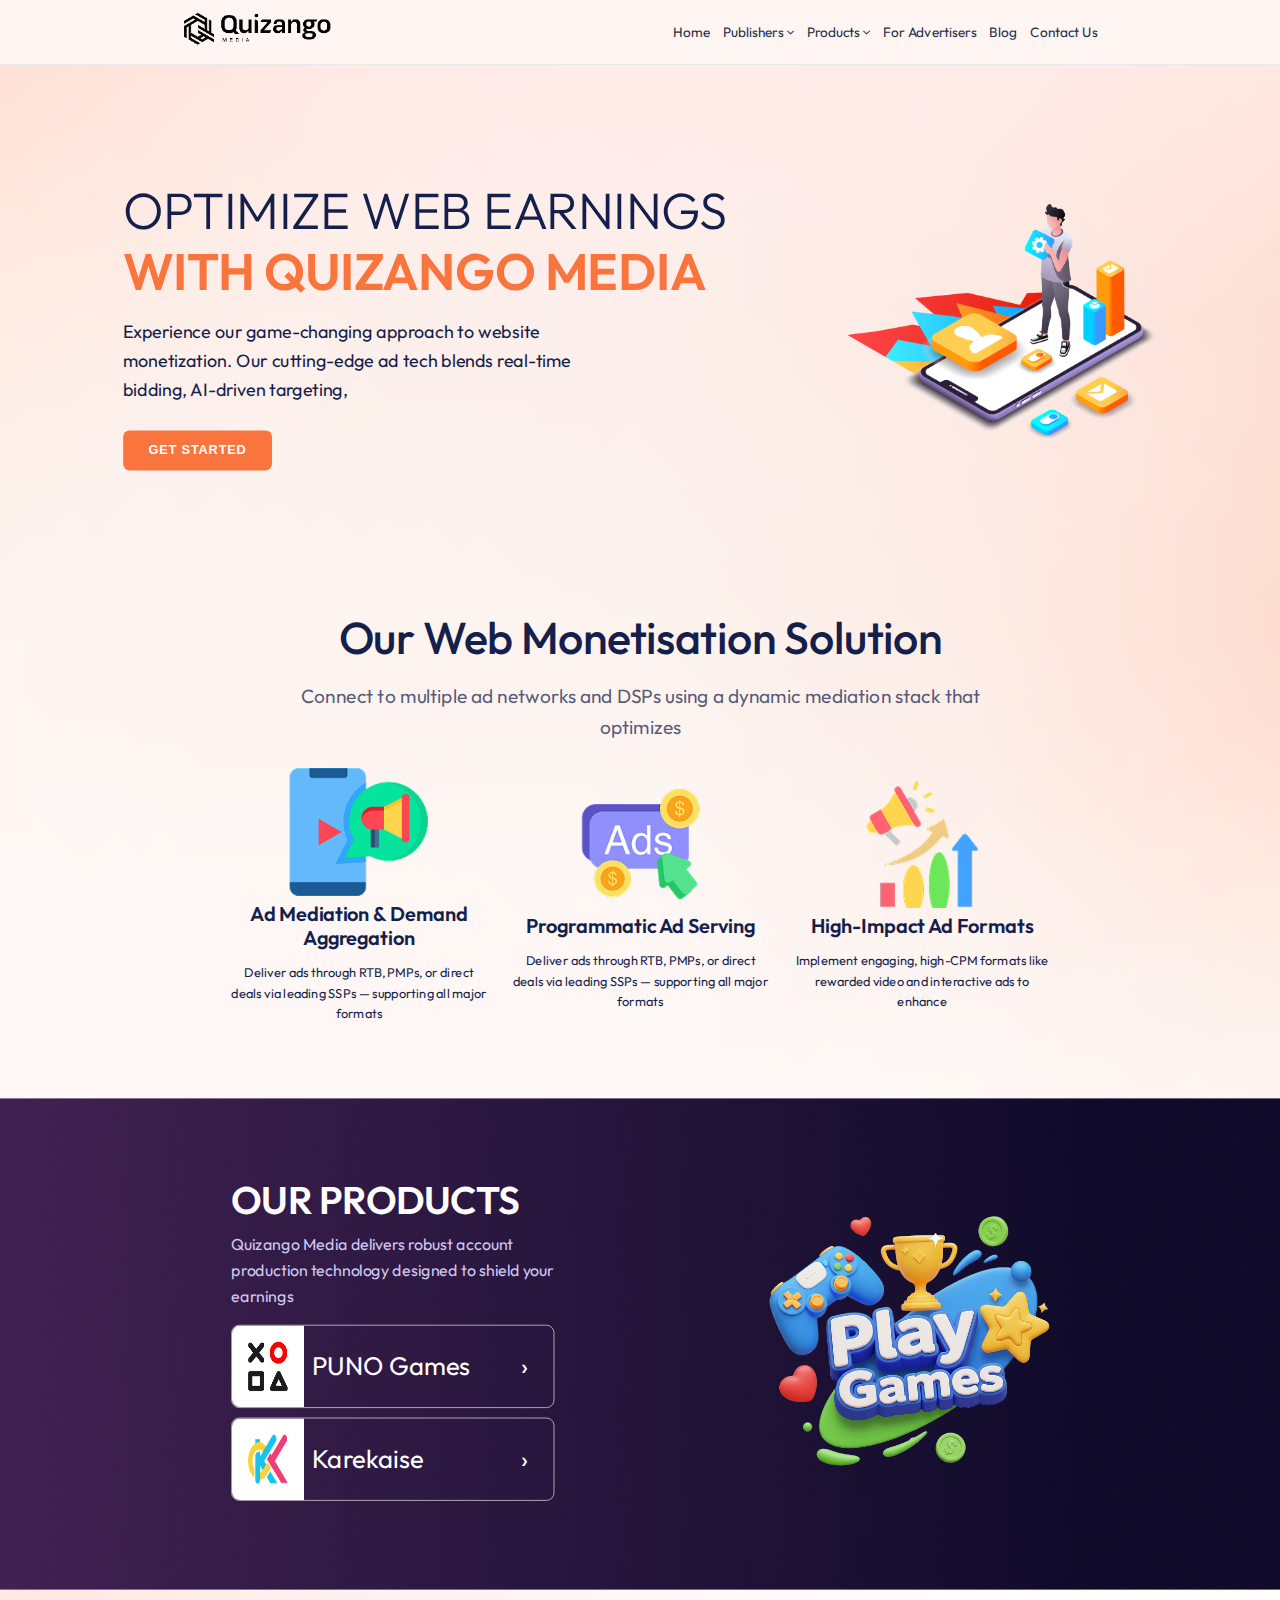
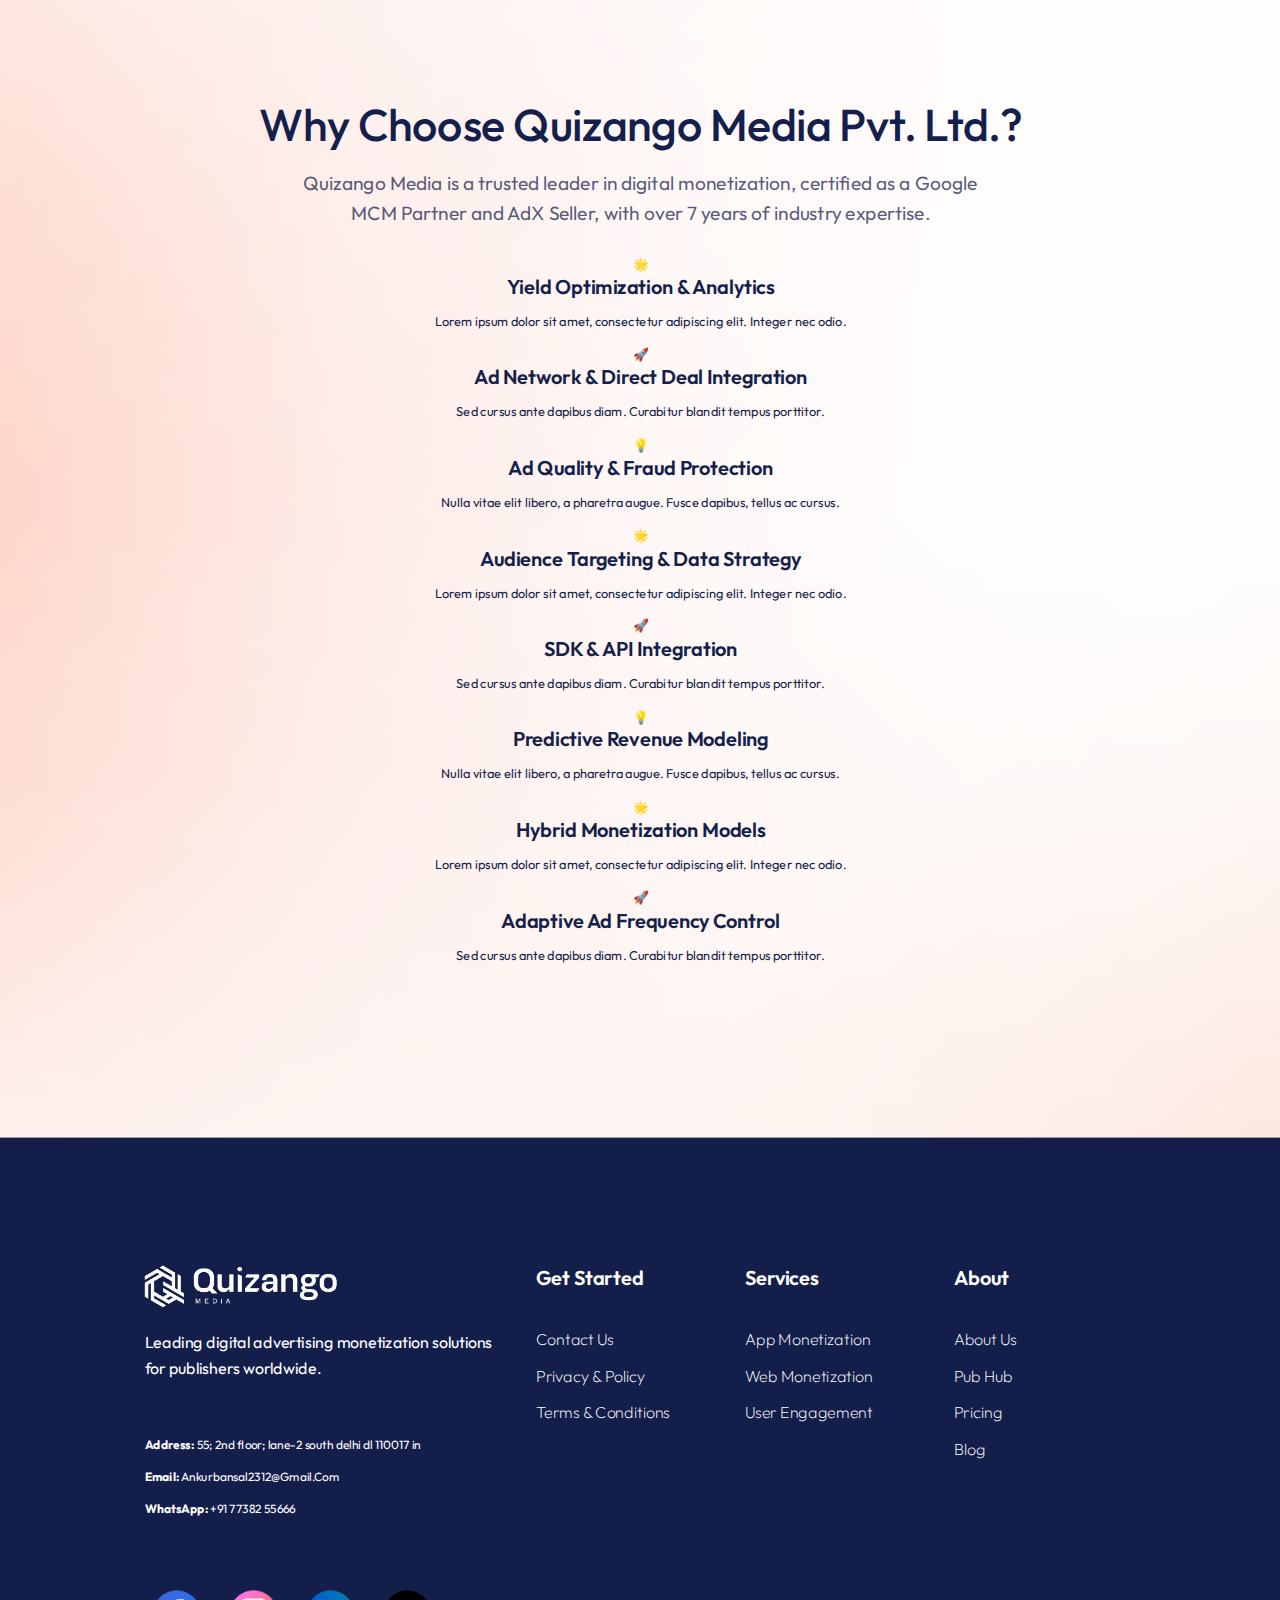
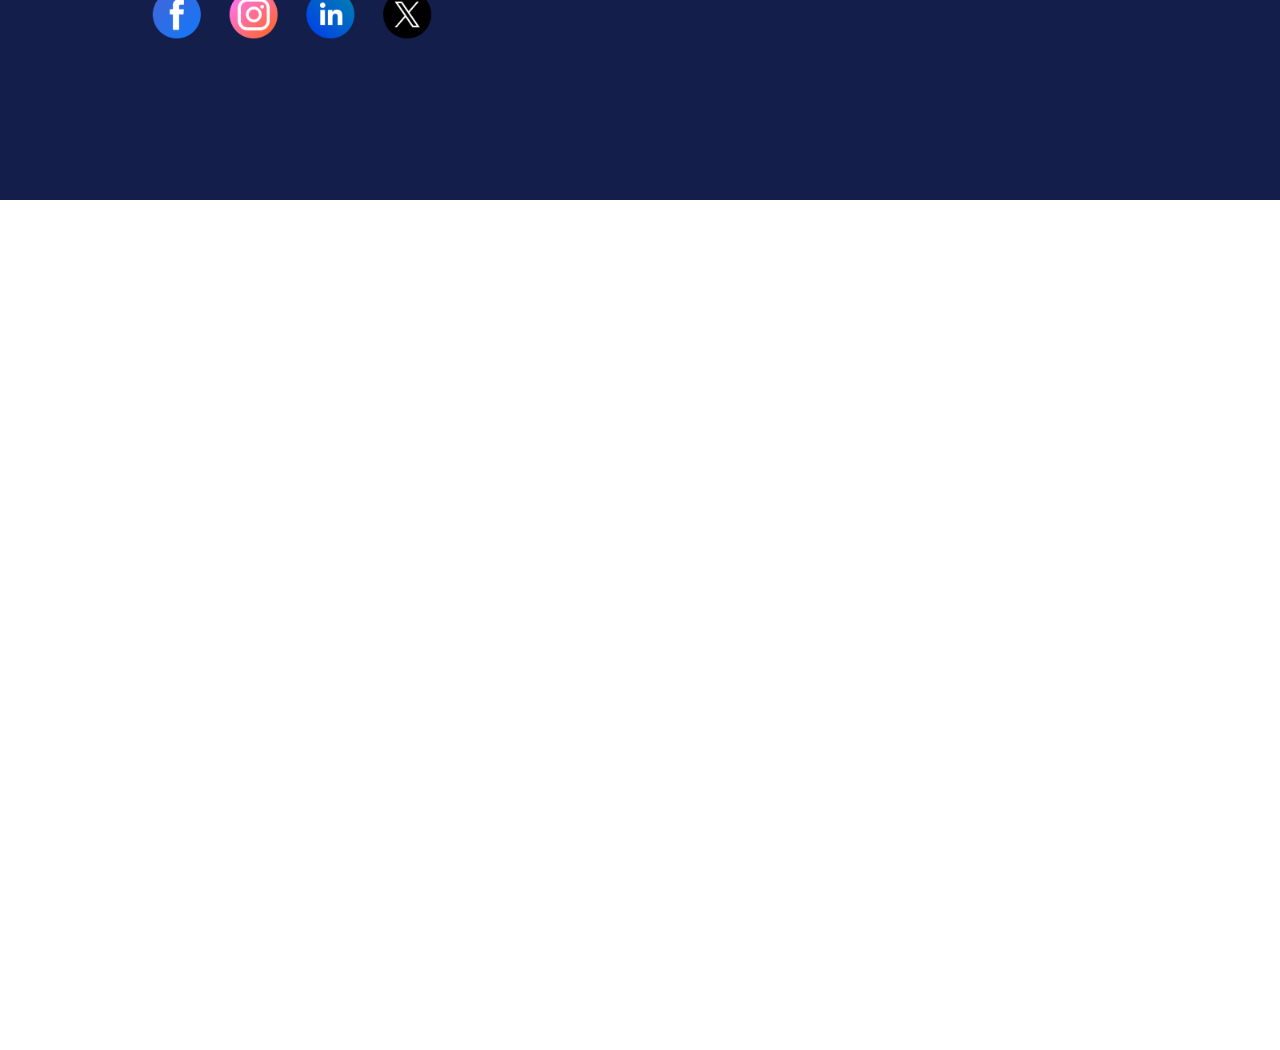
<file: webmonetize.html>
<!DOCTYPE html>
<html lang="en">

<head>
  <meta charset="UTF-8">
  <meta name="viewport" content="width=device-width, initial-scale=1.0">
  <title>Quizango Media - Smarter Monetization Solutions</title>
  <link rel="stylesheet" href="webmonetize.css">
  <link href="https://cdnjs.cloudflare.com/ajax/libs/font-awesome/6.0.0/css/all.min.css" rel="stylesheet">
  <link
    href="https://fonts.googleapis.com/css2?family=Bodoni+Moda:ital,opsz,wght@0,6..96,400..900;1,6..96,400..900&family=Montserrat:ital,wght@0,100..900;1,100..900&family=Mukta:wght@200;300;400;500;600;700;800&family=Outfit:wght@100..900&family=Poppins:ital,wght@0,100;0,200;0,300;0,400;0,500;0,600;0,700;0,800;0,900;1,100;1,200;1,300;1,400;1,500;1,600;1,700;1,800;1,900&family=Savate:ital,wght@0,200..900;1,200..900&family=Space+Mono:ital,wght@0,400;0,700;1,400;1,700&family=Tiny5&family=Yellowtail&display=swap"
    rel="stylesheet">

  <link
    href="https://fonts.googleapis.com/css2?family=Bodoni+Moda:ital,opsz,wght@0,6..96,400..900;1,6..96,400..900&family=Montserrat:ital,wght@0,100..900;1,100..900&family=Mukta:wght@200;300;400;500;600;700;800&family=Outfit:wght@100..900&family=Poppins:ital,wght@0,100;0,200;0,300;0,400;0,500;0,600;0,700;0,800;0,900;1,100;1,200;1,300;1,400;1,500;1,600;1,700;1,800;1,900&family=Savate:ital,wght@0,200..900;1,200..900&family=Space+Mono:ital,wght@0,400;0,700;1,400;1,700&family=Tiny5&family=Yellowtail&display=swap"
    rel="stylesheet">
</head>

<body>
  <!-- Header -->
  <div id="navbar"></div>

  <!-- Hero Section -->
  <section class="hero">
    <div class="hero-container">
      <div class="hero-content">
        <h1>OPTIMIZE WEB EARNINGS<br><span class="highlight">WITH QUIZANGO MEDIA</span></h1>
        <p>Experience our game-changing approach to website monetization. Our cutting-edge ad tech blends real-time
          bidding, AI-driven targeting,</p>
        <button class="cta-button">GET STARTED</button>
      </div>
      <div class="hero-image">
        <img src="PUBLISHERS/webmonetize.png" alt="Woman with laptop" width="800" height="2000">
      </div>
    </div>
  </section>

  <!-- Account Protection Section -->
  <section class="account-protection">
    <div class="container">
      <h2>Our Web Monetisation Solution</h2>
      <p class="section-subtitle">Connect to multiple ad networks and DSPs using a dynamic mediation stack that optimizes</p>

      <div class="protection-features">
        <div class="feature-card">
          <div class="feature-icon">
            <img src="PUBLISHERS/smartphone 1.png" class="feature-icon" alt="">
          </div>
          <h3>Ad Mediation & Demand Aggregation</h3>
          <p>Deliver ads through RTB, PMPs, or direct deals via leading SSPs — supporting all major formats</p>
        </div>

        <div class="feature-card">
          <div class="feature-icon">
            <img src="PUBLISHERS/insurance 1.png" class="feature-icon" alt="">
          </div>
          <h3>Programmatic Ad Serving</h3>
          <p>Deliver ads through RTB, PMPs, or direct deals via leading SSPs — supporting all major formats
          </p>
        </div>

        <div class="feature-card">
          <div class="feature-icon">
            <img src="PUBLISHERS/sales 1.png" class="feature-icon" alt="">
          </div>
          <h3>High-Impact Ad Formats</h3>
          <p>Implement engaging, high-CPM formats like rewarded video and interactive ads to enhance
          </p>
        </div>
      </div>
    </div>
  </section>

  <!-- 360 Monetization Solutions -->
  <section class="products-section">
    <div class="products-text">
      <h2>OUR PRODUCTS</h2>
      <p>Quizango Media delivers robust account production technology designed to shield your earnings</p>

      <a href="puno-games.html" class="product-btn">
        <img src="images/puno games b png logo 1.png" alt="PUNO Icon">
        <span>PUNO Games</span>
        <span class="arrow">›</span>
      </a>

      <a href="quiz-website.html" class="product-btn">
        <img src="images/logo 2.png" alt="Karekaise Icon">
        <span>Karekaise</span>
        <span class="arrow">›</span>
      </a>
    </div>

    <div class="products-image">
      <img src="images/222 1.png" alt="Play Games Image">
    </div>
  </section>

  <!-- Why Choose Quizango -->
  <section class="why-choose">
    <div class="container">
      <h2>Why Choose Quizango Media Pvt. Ltd.?</h2>
      <p class="section-subtitle">Quizango Media is a trusted leader in digital monetization, certified as a Google MCM Partner and AdX Seller, with over 7 years of industry expertise.</p>

      <div class="features-grid">
        <div class="feature-card flip-container">
          <div class="flip-inner">
            <div class="flip-front">
              <div class="feature-icon">🌟</div>
              <h3>Yield Optimization & Analytics</h3>
            </div>
            <div class="flip-back">
              <!-- <h4>More About Feature 1</h4> -->
              <p>Lorem ipsum dolor sit amet, consectetur adipiscing elit. Integer nec odio.</p>
            </div>
          </div>
        </div>
        <div class="feature-card flip-container">
          <div class="flip-inner">
            <div class="flip-front">
              <div class="feature-icon">🚀</div>
              <h3>Ad Network & Direct Deal Integration</h3>
              
            </div>
            <div class="flip-back">
              <!-- <h4>More About Feature 2</h4> -->
              <p>Sed cursus ante dapibus diam. Curabitur blandit tempus porttitor.</p>
            </div>
          </div>
        </div>
        <div class="feature-card flip-container">
          <div class="flip-inner">
            <div class="flip-front">
              <div class="feature-icon">💡</div>
              <h3>Ad Quality & Fraud Protection</h3>
            
            </div>
            <div class="flip-back">
              <!-- <h4>More About Feature 3</h4> -->
              <p>Nulla vitae elit libero, a pharetra augue. Fusce dapibus, tellus ac cursus.</p>
            </div>
          </div>
        </div>
        <div class="feature-card flip-container">
          <div class="flip-inner">
            <div class="flip-front">
              <div class="feature-icon">🌟</div>
              <h3>Audience Targeting & Data Strategy</h3>
             
            </div>
            <div class="flip-back">
              <!-- <h4>More About Feature 1</h4> -->
              <p>Lorem ipsum dolor sit amet, consectetur adipiscing elit. Integer nec odio.</p>
            </div>
          </div>
        </div>
        <div class="feature-card flip-container">
          <div class="flip-inner">
            <div class="flip-front">
              <div class="feature-icon">🚀</div>
              <h3>SDK & API Integration</h3>
              
            </div>
            <div class="flip-back">
              <!-- <h4>More About Feature 2</h4> -->
              <p>Sed cursus ante dapibus diam. Curabitur blandit tempus porttitor.</p>
            </div>
          </div>
        </div>
        <div class="feature-card flip-container">
          <div class="flip-inner">
            <div class="flip-front">
              <div class="feature-icon">💡</div>
              <h3>Predictive Revenue Modeling</h3>
            
            </div>
            <div class="flip-back">
              <!-- <h4>More About Feature 3</h4> -->
              <p>Nulla vitae elit libero, a pharetra augue. Fusce dapibus, tellus ac cursus.</p>
            </div>
          </div>
        </div>
        <div class="feature-card flip-container">
          <div class="flip-inner">
            <div class="flip-front">
              <div class="feature-icon">🌟</div>
              <h3>Hybrid Monetization Models</h3>
            </div>
            <div class="flip-back">
              <!-- <h4>More About Feature 1</h4> -->
              <p>Lorem ipsum dolor sit amet, consectetur adipiscing elit. Integer nec odio.</p>
            </div>
          </div>
        </div>
        <div class="feature-card flip-container">
          <div class="flip-inner">
            <div class="flip-front">
              <div class="feature-icon">🚀</div>
              <h3>Adaptive Ad Frequency Control</h3>
              
            </div>
            <div class="flip-back">
              <!-- <h4>More About Feature 2</h4> -->
              <p>Sed cursus ante dapibus diam. Curabitur blandit tempus porttitor.</p>
            </div>
          </div>
        </div>
        
        <!-- Add more cards as needed, copy the pattern above -->
      </div>

    </div>
  </section>
  <!-- The script for interactivity: -->
  <script>
    // Simple tab logic: swap left panel on right tab click
    document.addEventListener('DOMContentLoaded', function () {
      const tabs = Array.from(document.querySelectorAll('.benefits-tab'));
      const panels = Array.from(document.querySelectorAll('.benefit-panel'));
      tabs.forEach((tab, i) => {
        tab.addEventListener('click', function () {
          tabs.forEach(t => t.classList.remove('active'));
          panels.forEach(p => p.classList.remove('active'));
          tab.classList.add('active');
          panels[i].classList.add('active');
          // Accessibility
          tabs.forEach((t, j) => {
            t.setAttribute('aria-selected', j === i ? 'true' : 'false');
          });
        });
        // Keyboard navigation
        tab.addEventListener('keydown', function (e) {
          if (e.key === 'ArrowDown' || e.key === 'ArrowRight') {
            e.preventDefault();
            const next = (i + 1) % tabs.length;
            tabs[next].focus();
          } else if (e.key === 'ArrowUp' || e.key === 'ArrowLeft') {
            e.preventDefault();
            const prev = (i - 1 + tabs.length) % tabs.length;
            tabs[prev].focus();
          } else if (e.key === 'Enter' || e.key === ' ') {
            tab.click();
          }
        });
      });
    });
  </script>
  <!-- Footer -->
  <div id="footer"></div>

  <!-- Mobile Navigation Overlay -->
  <div class="nav-overlay"></div>
  <script src="js/components.js"></script>
  <script>
    // Mobile Navigation Toggle
    const mobileMenuToggle = document.querySelector('.mobile-menu-toggle');
    const navMenu = document.querySelector('.nav-menu');
    const navOverlay = document.querySelector('.nav-overlay');

    mobileMenuToggle.addEventListener('click', function () {
      this.classList.toggle('active');
      navMenu.classList.toggle('active');
      navOverlay.classList.toggle('active');
      document.body.style.overflow = navMenu.classList.contains('active') ? 'hidden' : '';
    });

    // Close mobile menu when clicking overlay
    navOverlay.addEventListener('click', function () {
      mobileMenuToggle.classList.remove('active');
      navMenu.classList.remove('active');
      this.classList.remove('active');
      document.body.style.overflow = '';
    });

    // Mobile Dropdown Toggle
    const dropdownToggles = document.querySelectorAll('.dropdown-toggle');

    dropdownToggles.forEach(toggle => {
      toggle.addEventListener('click', function (e) {
        if (window.innerWidth <= 768) {
          e.preventDefault();
          const dropdown = this.closest('.dropdown');
          dropdown.classList.toggle('active');

          // Close other dropdowns
          dropdownToggles.forEach(otherToggle => {
            if (otherToggle !== this) {
              otherToggle.closest('.dropdown').classList.remove('active');
            }
          });
        }
      });
    });

    // Close mobile menu when clicking on a link
    const navLinks = document.querySelectorAll('.nav-menu a:not(.dropdown-toggle)');
    navLinks.forEach(link => {
      link.addEventListener('click', function () {
        if (window.innerWidth <= 768) {
          mobileMenuToggle.classList.remove('active');
          navMenu.classList.remove('active');
          navOverlay.classList.remove('active');
          document.body.style.overflow = '';
        }
      });
    });

    // Handle window resize
    window.addEventListener('resize', function () {
      if (window.innerWidth > 768) {
        mobileMenuToggle.classList.remove('active');
        navMenu.classList.remove('active');
        navOverlay.classList.remove('active');
        document.body.style.overflow = '';

        // Reset dropdown states
        document.querySelectorAll('.dropdown').forEach(dropdown => {
          dropdown.classList.remove('active');
        });
      }
    });
  </script>
</body>

</html>
</file>
<file: style.css>
/* ========== CSS CUSTOM PROPERTIES ========== */
:root {
  /* Core Colors */
  --color-primary: #FA743E;
  --color-primary-hover: #db5f27;
  --color-text: #151F4C;
  --color-text-secondary: #151f4cbb;
  --color-text-light: #7b8aa0;
  --color-white: #ffffff;
  --color-background: #f5f5f5;
  --color-surface: #ffffff;
  --color-border: #e1e5e9;
  
  /* Typography */
  --font-family-base: "Outfit", sans-serif;
  --font-weight-normal: 400;
  --font-weight-medium: 500;
  --font-weight-semibold: 600;
  --font-weight-bold: 700;
  --line-height-tight: 1.2;
  --line-height-normal: 1.5;
  --letter-spacing-tight: -0.01em;
  
  /* Spacing */
  --space-4: 4px;
  --space-8: 8px;
  --space-12: 12px;
  --space-16: 16px;
  --space-20: 20px;
  --space-24: 24px;
  --space-32: 32px;
  
  /* Border Radius */
  --radius-sm: 6px;
  --radius-base: 8px;
  --radius-lg: 12px;
  --radius-full: 50%;
  
  /* Shadows */
  --shadow-sm: 0 1px 3px rgba(0, 0, 0, 0.04), 0 1px 2px rgba(0, 0, 0, 0.02);
  --shadow-md: 0 4px 6px -1px rgba(0, 0, 0, 0.04), 0 2px 4px -1px rgba(0, 0, 0, 0.02);
  --shadow-lg: 0 10px 15px -3px rgba(0, 0, 0, 0.04), 0 4px 6px -2px rgba(0, 0, 0, 0.02);
  
  /* Animation */
  --duration-fast: 150ms;
  --duration-normal: 250ms;
  --ease-standard: ease;
  
  /* Layout */
  --container-xl: 1280px;
  
  /* Key Benefits Section Colors */
  --color-panel-bg: #151F4C;
  --color-tab-bg: #fff;
  --color-tab-text: #13293b;
  --color-tab-text-active: #FA743E;
  --color-tab-bg-active: #fff7f2;
  --color-tab-border: #efd8cc;
}

/* ========== RESET & BASE STYLES ========== */
* {
  margin: 0;
  padding: 0;
  box-sizing: border-box;
}

body {
  font-family: var(--font-family-base);
  line-height: var(--line-height-normal);
  color: var(--color-text);
  background-image: url("images/background.png");
  background-size: cover;
  /* background-color: var(--color-background); */
  overflow-x: hidden;
  -webkit-font-smoothing: antialiased;
  -moz-osx-font-smoothing: grayscale;
  text-rendering: optimizeLegibility;
}

img {
  max-width: 100%;
  height: auto;
}

/* ========== TYPOGRAPHY ========== */
h1, h2, h3, h4, h5, h6 {
  margin: 0;
  font-weight: var(--font-weight-semibold);
  line-height: var(--line-height-tight);
  color: var(--color-text);
  letter-spacing: var(--letter-spacing-tight);
}

h1 { font-size: 4rem; }
h2 { font-size: 3rem; }
h3 { font-size: 2rem; }
h4 { font-size: 1.5rem; }

p {
  margin: 0 0 var(--space-16) 0;
  line-height: var(--line-height-normal);
}

a {
  color: var(--color-primary);
  text-decoration: none;
  transition: color var(--duration-fast) var(--ease-standard);
}

a:hover {
  color: var(--color-primary-hover);
}

/* ========== LAYOUT UTILITIES ========== */
.container {
  max-width: 1300px;
  margin: 0 auto;
  padding: 0 var(--space-20);
}

/* ========== HERO SECTION ========== */
.hero {
  margin: 7rem 0;
  display: flex;
  align-items: center;
  padding: var(--space-32) 0;
}

.hero-container {
  width: 100%;
  margin: 0 auto;
  padding: 0 12vw;
  display: flex;
  grid-template-columns: 1.5fr 1fr;
  gap: var(--space-32);
  align-items: center;
  justify-content: center;
}

.hero-content h1 {
  font-size: 4rem;
  font-weight: 300;
  line-height: var(--line-height-tight);
  margin-bottom: var(--space-20);
  color: var(--color-text);
  letter-spacing: var(--letter-spacing-tight);
}

.hero-content .highlight {
  color: var(--color-primary);
  font-weight: 600;
}

.hero-content p {
  font-size: 1.4rem;
  color: var(--color-text);
  margin-bottom: var(--space-32);
  line-height: var(--line-height-normal);
  width: 70%;
}

.cta-button {
  background: var(--color-primary);
  color: var(--color-white);
  border: none;
  padding: var(--space-16) var(--space-32);
  font-size: 1rem;
  font-weight: var(--font-weight-semibold);
  border-radius: var(--radius-base);
  cursor: pointer;
  transition: all var(--duration-normal) var(--ease-standard);
  text-transform: uppercase;
  letter-spacing: 1px;
}

.cta-button:hover {
  transform: translateY(-2px);
  box-shadow: var(--shadow-lg);
}

.hero-image {
  position: relative;
}

.hero-image img {
  width: 600px;
  height: 100%;
  border-radius: var(--radius-lg);
}

/* Floating Elements Animation */
.floating-elements {
  position: absolute;
  top: 0;
  left: 0;
  width: 100%;
  height: 100%;
}

.floating-icon {
  position: absolute;
  width: 50px;
  height: 50px;
  background: var(--color-surface);
  border-radius: var(--radius-full);
  display: flex;
  align-items: center;
  justify-content: center;
  box-shadow: var(--shadow-md);
  color: var(--color-primary);
  font-size: 1.2rem;
  animation: float 3s ease-in-out infinite;
  border: 1px solid var(--color-border);
}

.icon-1 { top: 20%; right: 10%; animation-delay: 0s; }
.icon-2 { bottom: 30%; right: 5%; animation-delay: 1s; }
.icon-3 { top: 60%; left: 10%; animation-delay: 2s; }

@keyframes float {
  0%, 100% { transform: translateY(0); }
  50% { transform: translateY(-10px); }
}

/* ========== ACCOUNT PROTECTION SECTION ========== */
.account-protection {
  margin: 5vh auto;
  padding: var(--space-32) 0;
  text-align: center;
}

.account-protection h2 {
  font-size: 3.5rem;
  font-weight: 500;
  margin-bottom: var(--space-20);
  color: var(--color-text);
  letter-spacing: var(--letter-spacing-tight);
}

.section-subtitle {
  font-size: 1.5rem;
  color: var(--color-text-secondary);
  margin-bottom: var(--space-32);
  max-width: 900px;
  margin-left: auto;
  margin-right: auto;
  line-height: var(--line-height-normal);
}

.protection-features {
  display: grid;
  grid-template-columns: repeat(auto-fit, minmax(300px, 1fr));
  gap: var(--space-32);
  margin-top: var(--space-32);
}



.feature-card h3 {
  font-size: 25px;
  font-weight: var(--font-weight-semibold);
  margin-bottom: var(--space-16);
  color: var(--color-text);
}

.feature-card p {
  color: var(--color-text);
  line-height: var(--line-height-normal);
  font-size: 1rem;
  overflow-wrap: break-word;
  word-break: break-word;
}

/* ========== PRODUCTS SECTION ========== */
.products-section {
  display: flex;
  justify-content: center;
  align-items: center;
  background: url("images/360\ Monetization\ Solutions.png");
  background-size: cover;
  padding: 11vh 10vw;
  color: var(--color-white);
}

.products-text {
  max-width: 50%;
}

.products-text h2 {
  font-size: 3rem;
  margin-bottom: 10px;
  color: var(--color-white);
}

.products-text p {
  font-size: 20px;
  width: 60%;
  margin-bottom: 20px;
  color: #d0c8f1;
}

.product-btn {
  display: flex;
  align-items: center;
  justify-content: space-between;
  border-radius: 10px;
  text-decoration: none;
  color: var(--color-white);
  margin-bottom: 12px;
  transition: 0.3s;
  border: 1px solid #ccc;
  width: 60%;
  font-family: var(--font-family-base);
}

.product-btn img {
  border-top-left-radius: 10px;
  border-bottom-left-radius: 10px;
  height: 100px;
  width: 90px;
  padding: 20px;
  margin-right: 10px;
  background-color: var(--color-white);
}

.product-btn:hover {
  transform: translateY(-2px);
}

.product-btn span {
  flex-grow: 1;
  font-size: 2rem;
}

.arrow {
  font-size: 18px;
  text-align: right;
  padding: 0 2rem;
}

.products-image img {
  width: 350px;
}

/* ========== WHY CHOOSE SECTION ========== */
.why-choose {
  padding: 15vh 0;
  text-align: center;
}

.why-choose h2 {
  font-size: 3.5rem;
  font-weight: 500;
  margin-bottom: var(--space-20);
  color: var(--color-text);
  letter-spacing: var(--letter-spacing-tight);
}

.features-grid {
  display: grid;
  grid-template-columns: repeat(auto-fit, minmax(266px, 1fr));
  gap: var(--space-32);
  margin-top: var(--space-32);
}

.feature-item {
  background: var(--color-white);
  padding: var(--space-24);
  height: auto;
  min-height: 300px;
  border-radius: var(--radius-lg);
  box-shadow: var(--shadow-sm);
  transition: all var(--duration-normal) var(--ease-standard);
  text-align: center;
  justify-content: flex-start;
  align-items: center;
  display: flex;
  flex-direction: column;
  gap: var(--space-16);
  overflow: hidden;
  word-wrap: break-word;
  hyphens: auto;
}

.feature-item:hover {
  transform: translateY(-3px);
  box-shadow: var(--shadow-md);
}

.feature-item .feature-icon {
  width: 110px;
  height: 110px;
  display: flex;
  align-items: center;
  justify-content: center;
  margin: 0 auto var(--space-20);
}

.feature-item h3 {
  font-size: 25px;
  font-weight: var(--font-weight-semibold);
  margin-bottom: var(--space-12);
  color: var(--color-text);
}

.feature-item p {
  overflow-wrap: break-word;
  word-break: break-word;
}

/* ========== KEY BENEFITS SECTION ========== */
.key-benefits {
  background: var(--color-white);
}

.key-benefits__container {
  width: 100%;
  display: flex;
  gap: 64px;
  align-items: stretch;
  justify-content: center;
  flex-wrap: wrap;
}

/* Left Display Panel */
.key-benefits__display {
  flex: 1 1 370px;
  background: var(--color-panel-bg);
  padding: 3rem;
  width: 50%;
  display: flex;
  flex-direction: column;
  align-items: center;
  justify-content: center;
  min-height: 400px;
  height: auto;
  position: relative;
  transition: box-shadow 0.29s;
}

.benefit-panel {
  color: var(--color-white);
  display: none;
  flex-direction: column;
  align-items: flex-start;
  gap: 1.35em;
  animation: fadePanel 0.35s;
  height: auto;
  min-height: 350px;
  width: 80%;
}

.benefit-panel.active { 
  display: flex; 
}

@keyframes fadePanel {
  0% { 
    opacity: 0; 
    transform: translateY(12px);
  }
  100% { 
    opacity: 1; 
    transform: translateY(0);
  }
}

.benefit-logo {
  width: 100px; 
  height: 100px; 
  margin-bottom: 0.7em;
  object-fit: contain;
}

.benefit-panel h3 {
  color: var(--color-primary);
  font-size: 2.2rem;
  font-weight: var(--font-weight-bold);
  margin-bottom: 0.61em;
}

.benefit-panel ul {
  margin: 0 0 0 0.2em;
  padding-left: 1.1em;
  color: var(--color-white);
  font-size: 1.04rem;
  display: flex; 
  flex-direction: column; 
  gap: 0.33em;
  list-style: none;
}

.benefit-panel ul li {
  margin-bottom: 0;
}

.benefit-panel p {
  margin-bottom: 0.4em; 
  color: var(--color-text-light);
}

/* Right Tabs Panel */
.key-benefits__tabs {
  flex: 1 1 320px;
  width: 60%;
  padding: 5rem 1rem;
  display: flex;
  flex-direction: column;
  justify-content: center;
}

.key-benefits__tabs h3 {
  color: var(--color-text); 
  font-size: 4rem;
  font-weight: var(--font-weight-bold);
  margin-bottom: 1.4rem;
}

.benefits-tablist {
  list-style: none;
  margin: 0;
  padding: 0;
  display: flex; 
  flex-direction: column; 
  gap: 0.45em;
  width: 80%;
}
.benefits-tablist  li::before {
  content: "";
  display: inline-block;
  border-right: 2px solid black;
  border-bottom: 2px solid black;
  width: 10px;
  height: 10px;
  transform: rotate(-45deg);
  margin-right: 50px;
}
.benefits-tab {
  background: var(--color-tab-bg);
  color: var(--color-tab-text);
  font-weight: var(--font-weight-medium);
  padding: 1.1em 1.4em;
  margin-left: 0;
  border-radius: 9px;
  border: 1.5px solid var(--color-tab-border);
  font-size: 1.05rem;
  cursor: pointer;
  outline: none;
  transition: background 0.19s, color 0.17s, border-color 0.2s;
  margin-bottom: 0.41em;
  box-shadow: 0 1px 8px 0 rgba(190,168,140,0.06);
  text-align: left;
  position: relative;
}

.benefits-tab.active,
.benefits-tab[aria-selected="true"] {
  color: var(--color-tab-text-active);
  background: var(--color-tab-bg-active);
  border: 2px solid var(--color-primary);
  box-shadow: 0 2px 16px 0 rgba(250,116,62,0.03);
}

.benefits-tab:focus {
  box-shadow: 0 0 0 3px #ffd5b06c;
  border-color: var(--color-primary);
}

.benefits-tab:last-child { 
  margin-bottom: 0;
}

.benefits-tab:hover:not(.active) {
  color: var(--color-primary);
  border-color: var(--color-primary);
}

/* ========== SUCCESS SPOTLIGHT SECTION ========== */
.success-spotlight {
  padding: 10vh 0;
  text-align: center;
}

.success-spotlight .container {
  display: flex;
  flex-direction: column;
  justify-content: space-between;
}

.success-spotlight h2 {
  font-size: 3.5rem;
  font-weight: 500;
  margin-bottom: var(--space-20);
  color: var(--color-text);
  letter-spacing: var(--letter-spacing-tight);
}

.success-spotlight p {
  font-size: 25px;
}

.testimonials {
  display: grid;
  grid-template-columns: repeat(auto-fit, minmax(350px, 1fr));
  gap: var(--space-32);
  margin-top: var(--space-32);
}

.testimonial-card {
  background: var(--color-white);
  height: auto;
  min-height: 350px;
  width: 20vw;
  padding: var(--space-24);
  border-radius: var(--radius-lg);
  box-shadow: var(--shadow-sm);
  transition: all var(--duration-normal) var(--ease-standard);
  text-align: center;
  display: flex;
  flex-direction: column;
  justify-content: flex-start;
  align-items: center;
  gap: var(--space-12);
  overflow: hidden;
  word-wrap: break-word;
  hyphens: auto;
}

.testimonial-card:hover {
  transform: translateY(-3px);
  box-shadow: var(--shadow-md);
}

.testimonial-header {
  display: flex;
  align-items: center;
  gap: var(--space-16);
  margin-bottom: var(--space-20);
}

.testimonial-header img {
  width: 60px;
  height: 60px;
  border-radius: var(--radius-full);
  object-fit: cover;
}

.testimonial-info h4 {
  font-size: 30px;
  font-weight: var(--font-weight-semibold);
  color: var(--color-text);
  margin-bottom: var(--space-4);
}

.testimonial-info span {
  color: black;
  font-size: 20px;
}

.testimonial-card p {
  color: #141E4B;
  line-height: var(--line-height-normal);
  font-size: 15px;
  overflow-wrap: break-word;
  word-break: break-word;
}

/* Better spacing for card content */
.feature-card > *:not(:last-child),
.feature-item > *:not(:last-child) {
  margin-bottom: var(--space-16);
}

.testimonial-card > *:not(:last-child) {
  margin-bottom: var(--space-12);
}

/* ========== RESPONSIVE DESIGN ========== */

/* Height-based media queries for better card handling */
@media (max-height: 972px) {

  
  .feature-item {
    min-height: 280px;
  }
  
  .testimonial-card {
    min-height: 320px;
  }
  
  .benefit-panel {
    min-height: 320px;
  }
  
  .key-benefits__display {
    min-height: 350px;
  }
}

@media (max-height: 800px) {

  
  .feature-item {
    min-height: 260px;
    padding: var(--space-20);
  }
  
  .testimonial-card {
    min-height: 300px;
  }
  
  .benefit-panel {
    min-height: 300px;
  }
  
  .key-benefits__display {
    min-height: 320px;
    padding: 2rem;
  }
}

@media (max-height: 600px) {

  .feature-item,
  .testimonial-card {
    min-height: auto;
    padding: var(--space-16);
  }
  
  .benefit-panel {
    min-height: auto;
  }
  
  .key-benefits__display {
    min-height: auto;
    padding: 1.5rem;
  }
  
  .feature-card h3,
  .feature-item h3 {
    font-size: 22px;
  }
  
  .testimonial-info h4 {
    font-size: 26px;
  }
  
  .benefit-panel h3 {
    font-size: 1.9rem;
  }
}

/* Tablet Styles (768px - 1024px) */
@media (max-width: 1024px) {
  .hero-container {
    display: grid;
    grid-template-columns: 1fr;
    text-align: center;
    gap: var(--space-32);
    padding: 0 5vw;
  }
  .hero-content{
    display: flex;
    flex-direction: column;
    align-items: center;
    justify-content: center;
  }
  .hero-content h1 {
    font-size: 3.5rem;
  }
  
  .hero-content p {
    width: 80%;
    text-align: center;
  }
  
  .account-protection h2,
  .why-choose h2,
  .success-spotlight h2 {
    font-size: 3.5rem;
  }
  
  .section-subtitle {
    font-size: 1.8rem;
  }
  
  .products-section {
    flex-direction: column;
    text-align: center;
    gap: 3rem;
  }
  
  .products-text {
    max-width: 80%;
  }
  
  .key-benefits__container {
    flex-direction: column;
    gap: 2.3em;
  }
  
  .key-benefits__display, 
  .key-benefits__tabs {
    max-width: 100vw;
    min-width: 0;
    flex: none;
    width: 100%;
  }
  
  .key-benefits__tabs h3 {
    font-size: 3rem;
  }
}

@media (min-width: 1024px) {
  body{
    transform: scale(0.8);
  margin: 0 auto;
  transform-origin: top left;
  width: 125.11%;    /* compensate for scale (1 / 0.9 ≈ 111%) */
  margin-bottom: -74rem;
  overflow-x: hidden; 
  }
}

/* Mobile Landscape (481px - 768px) */
@media (max-width: 768px) {
  .hero {
    margin: 5rem 0;
    padding: var(--space-24) 0;
  }
  
  .hero-container {
    padding: 0 var(--space-16);
    gap: var(--space-24);
  }
  
  .hero-content h1 {
    font-size: 3rem;
    line-height: 1.1;
  }
  
  .hero-content p {
    font-size: 1.2rem;
    width: 100%;
  }
  
  .hero-image {
    order: -1;
  }
  
  .floating-elements {
    display: none;
  }
  
  .account-protection h2,
  .why-choose h2,
  .success-spotlight h2 {
    font-size: 3rem;
  }
  
  .section-subtitle {
    font-size: 1.5rem;
  }
  
  .protection-features,
  .features-grid {
    grid-template-columns: 1fr;
    gap: var(--space-24);
  }

  .feature-item {
    min-height: 280px;
    padding: var(--space-24);
  }
  
  .products-section {
    padding: 8vh 5vw;
  }
  
  .products-text {
    max-width: 100%;
  }
  
  .products-text h2 {
    font-size: 2.5rem;
  }
  
  .products-text p {
    width: 100%;
    font-size: 18px;
  }
  
  .product-btn {
    width: 100%;
  }
  
  .product-btn span {
    font-size: 1.5rem;
  }
  
  .testimonials {
    grid-template-columns: 1fr;
    gap: var(--space-24);
  }
  
  .testimonial-card {
    width: 100%;
    min-height: 280px;
  }
  
  .testimonial-header {
    flex-direction: column;
    text-align: center;
  }
  
  .key-benefits__tabs h3 {
    font-size: 2.5rem;
  }
  
  .benefits-tablist {
    width: 100%;
  }
}

/* Mobile Portrait (320px - 480px) */
@media (max-width: 480px) {
  .container {
    padding: 0 var(--space-16);
  }
  
  .hero {
    margin: 3rem 0;
    padding: var(--space-20) 0;
  }
  
  .hero-container {
    gap: var(--space-20);
  }
  
  .hero-content h1 {
    font-size: 2.5rem;
  }
  
  .hero-content p {
    font-size: 1rem;
  }
  
  .cta-button {
    padding: var(--space-16) var(--space-24);
    font-size: 0.9rem;
    width: 100%;
    max-width: 280px;
  }
  
  .account-protection,
  .why-choose,
  .success-spotlight {
    padding: 8vh 1rem;
  }
  
  .account-protection h2,
  .why-choose h2,
  .success-spotlight h2 {
    font-size: 2.5rem;
    line-height: 1.2;
  }
  
  .section-subtitle {
    font-size: 1.2rem;
    margin-bottom: var(--space-24);
  }
  
  .success-spotlight p {
    font-size: 18px;
  }
  
  .protection-features,
  .features-grid,
  .testimonials {
    gap: var(--space-20);
  }
  
 
  .feature-item,
  .testimonial-card {
    padding: var(--space-20);
    min-height: 250px;
  }
  
  .feature-icon {
    width: 100px;
    height: 100px;
  }
  
  .feature-item .feature-icon {
    width: 80px;
    height: 80px;
  }
  
  .products-section {
    padding: 6vh 3vw;
  }
  
  .products-text h2 {
    font-size: 2rem;
  }
  
  .products-text p {
    font-size: 16px;
  }
  
  .product-btn span {
    font-size: 1.2rem;
  }
  
  .product-btn img {
    height: 60px;
    width: 70px;
    padding: 15px;
  }
  
  .products-image img {
    width: 280px;
  }
  
  .key-benefits__display {
    padding: 2rem;
  }
  
  .key-benefits__tabs h3 {
    font-size: 2rem;
  }
  
  .benefits-tab {
    font-size: 0.95rem;
    padding: 0.9em 1.1em;
  }
  
  .benefit-panel h3 {
    font-size: 1.8rem;
  }
}

/* Extra Small Mobile (up to 320px) */
@media (max-width: 320px) {
  .container {
    padding: 0 var(--space-12);
  }
  
  .hero-container {
    padding: 0 var(--space-12);
  }
  
  .hero-content h1 {
    font-size: 2rem;
  }
  
  .hero-content p {
    font-size: 0.9rem;
  }
  
  .account-protection h2,
  .why-choose h2,
  .success-spotlight h2 {
    font-size: 2rem;
  }
  
  .section-subtitle {
    font-size: 1rem;
  }
  
  .success-spotlight p {
    font-size: 16px;
  }
  
  .products-text h2 {
    font-size: 1.8rem;
  }
  
  .products-text p {
    font-size: 14px;
  }
  
  .product-btn span {
    font-size: 1rem;
  }
  
  .feature-card h3,
  .feature-item h3 {
    font-size: 20px;
  }
  
  .testimonial-info h4 {
    font-size: 24px;
  }
  
  .key-benefits__tabs h3 {
    font-size: 1.8rem;
  }
  
  .benefit-panel h3 {
    font-size: 1.5rem;
  }
}
</file>
<file: global.css>
/* ============================
   Merged Card-Related Styles
   ============================
   Card selectors gathered from all provided CSS sources.
   Deduplicated, latest overrides kept, responsive styles included.
*/

/* ---- Generic Card Shells ---- */
.lower .feature-card{
    min-height: 380px;
    border-radius: 30px;
    padding: 8px;
    width: 300px;
}
.puno{
  width: 420px;
  height: 500px;
}
.turnkey-feature .features-grid{

  grid-template-columns: repeat(auto-fit, minmax(400px, 1fr));
}
.features-grid {
  display: grid;
  grid-template-columns: repeat(auto-fit, minmax(276px, 1fr));
  align-items: center;
  justify-content: center;
  gap: 2rem;
  margin-top: var(--space-32);
  width: 100%;
  /* width: 80vw; */
  /* margin: auto; */
  /* max-width: 1200px; */
}
.feature-container {
  display: grid;
  grid-template-columns: repeat(auto-fit, minmax(300px, 1fr));
  align-items: center;
  justify-content: center;
  gap: var(--space-32);
  margin-top: var(--space-32);
  margin: auto;
  /* width: 80vw; */
  max-width: 1200px;
}

.feature-card {
  background: white;
  padding: var(--space-32) var(--space-24);
  border-radius: 40px;
  box-shadow: 0 1px 3px rgba(0, 0, 0, 0.04), 0 1px 2px rgba(0, 0, 0, 0.02);
  transition: all var(--duration-normal) var(--ease-standard);
  text-align: center;
  min-height: 461px;
  display: flex;
  flex-direction: column;
  align-items: center;
  justify-content: center;
  overflow: hidden;
  word-wrap: break-word;
  hyphens: auto;
  /* border: 1px solid black; */
}
.feature-card:hover {
  transform: translateY(-5px);
  box-shadow: var(--shadow-lg);
}
.feature-card h3 {
  font-size: 25px;
  font-weight: var(--font-weight-semibold);
  margin-bottom: var(--space-16);
  color: var(--color-text);
}
.feature-card p {
  color: var(--color-text);
  line-height: var(--line-height-normal);
  font-size: 1rem;
  overflow-wrap: break-word;
  word-break: break-word;
}
.feature-icon {
  width: 120px;
  height: 120px;
  display: flex;
  align-items: center;
  justify-content: center;
  margin: 0 auto var(--space-24);
}

.feature-icon img{
    width: 100%;
    height: 100%;
}
/* ---- Testimonial/Other Card Types ---- */
.testimonial-card {
  background: white;
  min-height: 350px;
  width: 100%;
  padding: var(--space-24);
  border-radius: 40px;
  box-shadow: var(--shadow-sm);
  transition: all var(--duration-normal) var(--ease-standard);
  text-align: center;
  display: flex;
  flex-direction: column;
  justify-content: space-evenly;
  align-items: center;
  overflow: hidden;
  word-wrap: break-word;
  hyphens: auto;
}
.testimonial-card:hover {
  transform: translateY(-3px);
  box-shadow: var(--shadow-md);
}
/* ---- Benefits/Panel/Card-Like ---- */
.benefit-card,
.industry-item {
  perspective: 1000px;
  height: 30vh;
  width: 100%;
  max-width: 350px;
  display: flex;
  flex-direction: column;
  justify-content: center;
  align-items: center;
  margin: 0 auto;
  touch-action: manipulation;
}
.benefit-card:hover .card-inner,
.industry-item:hover .card-inner {
  transform: rotateY(180deg);
}
.card-inner {
  width: 100%;
  height: 100%;
  text-align: center;
  transition: transform 0.6s;
  transform-style: preserve-3d;
  cursor: pointer;
  position: relative;
  border-radius: 40px;
}
.card-front,
.card-back {
  position: absolute;
  right: 0;
  top: 0;
  width: 100%;
  height: 100%;
  backface-visibility: hidden;
  border-radius: 40px;
  padding: 1.5rem;
  display: flex;
  flex-direction: column;
  justify-content: center;
  align-items: center;
  left: 0;
  overflow: hidden;
  box-shadow: var(--box-shadow);
}
.card-front {
  background: white;
  border: 1px solid #E5E7EB;
}
.card-back {
  background: #FFF0DA;
  color: #151F4C;
  transform: rotateY(180deg);
  text-align: center;
}
.benefit-icon {
  width: 100px;
  height: 100px;
  border-radius: 40px;
  display: flex;
  align-items: center;
  justify-content: center;
  margin-bottom: 1rem;
  color: white;
  font-size: 1.5rem;
  overflow: hidden;
}
.benefit-card h3 {
  font-size: 1.1rem;
  font-weight: 600;
  color: var(--color-heading);
  margin-bottom: 0.8rem;
  line-height: 1.3;
  word-wrap: break-word;
  hyphens: auto;
}
.benefit-card p {
  font-size: 0.9rem;
  color: #626C71;
  line-height: 1.5;
  word-wrap: break-word;
  hyphens: auto;
}
.card-back h4 {
  font-size: 1.2rem;
  font-weight: 700;
  margin-bottom: 1rem;
  color: #151F4C;
}
.card-back ul {
  list-style: none;
  padding: 0;
  margin: 0;
}
.card-back ul li {
  padding: 0.3rem 0;
  font-size: 0.9rem;
  color: #151F4C;
  opacity: 0.9;
}
.card-back ul li:before {
  content: "✓ ";
  font-weight: bold;
  margin-right: 0.5rem;
}
/* ---- Flip Card for Feature/Why Choose Panels ---- */
.flip-container {
  perspective: 1200px;
  min-height: 280px;
  height: 36vh;
  padding: 0;
  width: 100%;
  background: none;
  border: none;
}
.flip-inner {
  transition: transform 0.6s cubic-bezier(.4,2,.6,1);
  transform-style: preserve-3d;
  width: 100%;
  height: 100%;
  position: relative;
  border-radius: 40px;
  min-height: 240px;
}
.flip-container:hover .flip-inner,
.flip-container:focus-within .flip-inner {
  transform: rotateY(180deg);
}
.flip-front, .flip-back {
  position: absolute;
  width: 100%;
  height: 100%;
  backface-visibility: hidden;
  padding: var(--space-24);
  background: white;
  border-radius: 40px;
  display: flex;
  flex-direction: column;
  align-items: center;
  justify-content: center;
}
.flip-front .feature-icon {
  font-size: 60px;
  margin-bottom: var(--space-16);
}
.flip-back {
  background: #FFF0DA;
  transform: rotateY(180deg);
  color: var(--color-primary);
  text-align: center;
}
/* ---- Privacy Card ---- */
.privacy-card {
  background: white;
  border-radius: 40px;
  box-shadow: 0 4px 30px 0 rgba(250,116,62,0.13);
  padding: 2.5rem 2rem 2rem 2rem;
  margin: 0 auto;
  font-size: 1.09rem;
  color: #151f4c;
  line-height: 1.7;
}
.privacy-card h2 {
  font-size: 2rem;
  margin-top: 2.1em;
  margin-bottom: 0.75em;
  font-weight: 400;
  color: #151F4C;
}
.privacy-card p, .privacy-card ul, .privacy-card li {
  font-size: 1rem;
  color: #151f4cbe;
}
.privacy-card ul {
  margin-left: 1.3em;
  margin-bottom: 1em;
}
.privacy-card a {
  color: #151F4C;
  text-decoration: underline;
  transition: color 0.2s;
}
.privacy-card a:hover {
  color: var(--color-primary-hover);
}
/* ---- Responsive Breakpoints for Cards ---- */
@media (max-width: 1024px) {
  .feature-card, .testimonial-card, .benefit-card, .industry-item, .privacy-card {
    min-height: 280px;
    padding: var(--space-20);
    width: 100%;
  }
  .feature-card h3, .testimonial-card h4, .benefit-card h3 {
    font-size: 22px !important;
  }
}
@media (max-width: 768px) {
  .feature-card, .testimonial-card, .benefit-card, .industry-item, .privacy-card {
    min-height: 250px;
    padding: var(--space-20);
  }
  .card-front, .card-back {
    padding: 1rem;
    gap: 0.8rem;
  }
}
@media (max-width: 480px) {
  .feature-card, .testimonial-card, .benefit-card, .industry-item, .privacy-card {
    min-height: 200px;
    padding: 2rem 0.7rem;
    font-size: 1rem;
  }
  .card-front, .card-back {
    padding: 1rem;
  }
  .feature-card h3, .testimonial-card h4, .benefit-card h3 {
    font-size: 1rem !important;
  }
  .features-grid{
    max-width: none;
    width: max-content;
    margin: auto;
  }
  .feature-container{
    max-width: none;
  }
}
@media (max-width: 400px) {
  .privacy-card {
    font-size: 0.95rem;
    padding: 1rem 0.3rem;
  }
}
.feature-card {
  position: relative;
}

.feature-divider {
  width: 90%;
  height: 1px;
  background: #ffffff;
background: linear-gradient(90deg, rgba(255, 255, 255, 1) 0%, rgba(138, 143, 165, 1) 50%, rgba(255, 255, 255, 1) 100%);
  margin: 18px auto 18px auto; /* spacing above and below */
  opacity: 1;
}

@media (min-width: 481px) and (max-width: 1100px) {
  .features-grid, .feature-container {
    grid-template-columns: repeat(auto-fit, minmax(220px, 1fr));
    max-width: 95vw;
    margin-left: auto;
    margin-right: auto;
    gap: var(--space-24);
  }
  
  .feature-card {
    min-height: auto;
    padding: var(--space-20) var(--space-16);
  }

  .feature-card h3 {
    font-size: 1.5rem;
  }

  .feature-card p {
    font-size: 0.9rem;
    line-height: 1.4;
  }

  .feature-icon {
    width: 100px;
    height: 100px;
    margin-bottom: var(--space-16);
  }
}
</file>
<file: appmonetize.css>
/* ========== CSS CUSTOM PROPERTIES ========== */
:root {
  /* Core Colors */
  --color-primary: #FA743E;
  --color-primary-hover: #db5f27;
  --color-text: #151F4C;
  --color-text-secondary: #151f4cbb;
  --color-text-light: #7b8aa0;
  --color-white: #ffffff;
  --color-background: #f5f5f5;
  --color-surface: #ffffff;
  --color-border: #e1e5e9;
  
  /* Typography */
  --font-family-base: "Outfit", sans-serif;
  --font-weight-normal: 400;
  --font-weight-medium: 500;
  --font-weight-semibold: 600;
  --font-weight-bold: 700;
  --line-height-tight: 1.2;
  --line-height-normal: 1.5;
  --letter-spacing-tight: -0.01em;
  
  /* Spacing */
  --space-4: 4px;
  --space-8: 8px;
  --space-12: 12px;
  --space-16: 16px;
  --space-20: 20px;
  --space-24: 24px;
  --space-32: 32px;
  
  /* Border Radius */
  --radius-sm: 6px;
  --radius-base: 8px;
  --radius-lg: 12px;
  --radius-full: 50%;
  
  /* Shadows */
  --shadow-sm: 0 1px 3px rgba(0, 0, 0, 0.04), 0 1px 2px rgba(0, 0, 0, 0.02);
  --shadow-md: 0 4px 6px -1px rgba(0, 0, 0, 0.04), 0 2px 4px -1px rgba(0, 0, 0, 0.02);
  --shadow-lg: 0 10px 15px -3px rgba(0, 0, 0, 0.04), 0 4px 6px -2px rgba(0, 0, 0, 0.02);
  
  /* Animation */
  --duration-fast: 150ms;
  --duration-normal: 250ms;
  --ease-standard: ease;
  
  /* Layout */
  --container-xl: 1280px;
  
  /* Key Benefits Section Colors */
  --color-panel-bg: #151F4C;
  --color-tab-bg: #fff;
  --color-tab-text: #13293b;
  --color-tab-text-active: #FA743E;
  --color-tab-bg-active: #fff7f2;
  --color-tab-border: #efd8cc;
}

/* ========== RESET & BASE STYLES ========== */
* {
  margin: 0;
  padding: 0;
  box-sizing: border-box;
}

body {
  font-family: var(--font-family-base);
  line-height: var(--line-height-normal);
  color: var(--color-text);
  background-image: url("images/background.png");
  background-size: cover;
  /* background-color: var(--color-background); */
  overflow-x: hidden;
  -webkit-font-smoothing: antialiased;
  -moz-osx-font-smoothing: grayscale;
  text-rendering: optimizeLegibility;
}

img {
  max-width: 100%;
  height: auto;
}

/* ========== TYPOGRAPHY ========== */
h1, h2, h3, h4, h5, h6 {
  margin: 0;
  font-weight: var(--font-weight-semibold);
  line-height: var(--line-height-tight);
  color: var(--color-text);
  letter-spacing: var(--letter-spacing-tight);
}

h1 { font-size: 4rem; }
h2 { font-size: 3rem; }
h3 { font-size: 2rem; }
h4 { font-size: 1.5rem; }

p {
  margin: 0 0 var(--space-16) 0;
  line-height: var(--line-height-normal);
}

a {
  color: var(--color-primary);
  text-decoration: none;
  transition: color var(--duration-fast) var(--ease-standard);
}

a:hover {
  color: var(--color-primary-hover);
}

/* ========== LAYOUT UTILITIES ========== */
.container {
  max-width: 1300px;
  margin: 0 auto;
  padding: 0 16px;
}

/* ========== HERO SECTION ========== */
.hero {
  margin: 7rem 0;
  display: flex;
  align-items: center;
  padding: var(--space-32) 0;
}

.hero-container {
  width: 100%;
  margin: 0 auto;
  padding: 0 12vw;
  display: flex;
  grid-template-columns: 1.5fr 1fr;
  gap:1rem;
  align-items: center;
  justify-content: center;
}

.hero-content h1 {
  font-size: 4rem;
  font-weight: 300;
  line-height: var(--line-height-tight);
  margin-bottom: var(--space-20);
  color: var(--color-text);
  letter-spacing: var(--letter-spacing-tight);
}

.hero-content .highlight {
  color: var(--color-primary);
  font-weight: 600;
}

.hero-content p {
  font-size: 1.4rem;
  color: var(--color-text);
  margin-bottom: var(--space-32);
  line-height: var(--line-height-normal);
  width: 70%;
}

.cta-button {
  background: var(--color-primary);
  color: var(--color-white);
  border: none;
  padding: var(--space-16) var(--space-32);
  font-size: 1rem;
  font-weight: var(--font-weight-semibold);
  border-radius: var(--radius-base);
  cursor: pointer;
  transition: all var(--duration-normal) var(--ease-standard);
  text-transform: uppercase;
  letter-spacing: 1px;
}

.cta-button:hover {
  transform: translateY(-2px);
  box-shadow: var(--shadow-lg);
}

.hero-image {
  position: relative;
}

.hero-image img {
  width: 600px;
  height: 100%;
  border-radius: var(--radius-lg);
}

/* Floating Elements Animation */
.floating-elements {
  position: absolute;
  top: 0;
  left: 0;
  width: 100%;
  height: 100%;
}

.floating-icon {
  position: absolute;
  width: 50px;
  height: 50px;
  background: var(--color-surface);
  border-radius: var(--radius-full);
  display: flex;
  align-items: center;
  justify-content: center;
  box-shadow: var(--shadow-md);
  color: var(--color-primary);
  font-size: 1.2rem;
  animation: float 3s ease-in-out infinite;
  border: 1px solid var(--color-border);
}

.icon-1 { top: 20%; right: 10%; animation-delay: 0s; }
.icon-2 { bottom: 30%; right: 5%; animation-delay: 1s; }
.icon-3 { top: 60%; left: 10%; animation-delay: 2s; }

@keyframes float {
  0%, 100% { transform: translateY(0); }
  50% { transform: translateY(-10px); }
}

/* ========== ACCOUNT PROTECTION SECTION ========== */
.account-protection {
  margin: 5vh auto;
  padding: var(--space-32) 0;
  text-align: center;
}

h2 .account-protection h2 {
  font-size: 3.5rem;
  font-weight:500;
  margin-bottom: var(--space-20);
  color: var(--color-text);
  letter-spacing: var(--letter-spacing-tight);
}

.section-subtitle {
  font-size: 1.5rem;
  color: var(--color-text-secondary);
  margin-bottom: var(--space-32);
  max-width: 900px;
  margin-left: auto;
  margin-right: auto;
  line-height: var(--line-height-normal);
}

.protection-features {
  display: grid;
  grid-template-columns: repeat(auto-fit, minmax(280px, 1fr));
  align-items: center;
  justify-content: center;
  gap: var(--space-32);
  margin-top: var(--space-32);
  margin: auto;
  width: 80vw;
  max-width: 1200px;
}



.feature-icon {
  width: 140px;
  height: 140px;
  display: flex;
  align-items: center;
  justify-content: center;
  margin: 0 auto var(--space-24);
}

 h3 {
  font-size: 25px;
  font-weight: var(--font-weight-semibold);
  margin-bottom: var(--space-16);
  color: var(--color-text);
}



/* ========== PRODUCTS SECTION ========== */
.products-section {
  display: flex;
  justify-content: center;
  align-items: center;
  background: url("images/360\ Monetization\ Solutions.png");
  background-size: cover;
  padding: 11vh 10vw;
  color: var(--color-white);
}

.products-text {
  max-width: 50%;
}

.products-text h2 {
  font-size: 3rem;
  margin-bottom: 10px;
  color: var(--color-white);
}

.products-text p {
  font-size: 20px;
  width: 60%;
  margin-bottom: 20px;
  color: #d0c8f1;
}

.product-btn {
  display: flex;
  align-items: center;
  justify-content: space-between;
  border-radius: 10px;
  text-decoration: none;
  color: var(--color-white);
  margin-bottom: 12px;
  transition: 0.3s;
  border: 1px solid #ccc;
  width: 60%;
  font-family: var(--font-family-base);
}

.product-btn img {
  border-top-left-radius: 10px;
  border-bottom-left-radius: 10px;
  height: 102px;
  width: 90px;
  padding: 20px;
  margin-right: 10px;
  background-color: var(--color-white);
}

.product-btn:hover {
  transform: translateY(-2px);
}

.product-btn span {
  flex-grow: 1;
  font-size: 2rem;
}

.arrow {
  font-size: 18px;
  text-align: right;
  padding: 0 2rem;
}

.products-image img {
  width: 350px;
}

/* ========== WHY CHOOSE SECTION ========== */
.why-choose {
  padding: 15vh 0;
  text-align: center;
}

.why-choose h2 {
  font-size: 3.5rem;
  font-weight: 500;
  margin-bottom: var(--space-20);
  color: var(--color-text);
  letter-spacing: var(--letter-spacing-tight);
}

.feature-item {
  background: var(--color-white);
  padding: var(--space-24);
  /* min-height: 320px; */
  /* height: 40vh; */
  border-radius: var(--radius-lg);
  box-shadow: var(--shadow-sm);
  transition: all var(--duration-normal) var(--ease-standard);
  text-align: center;
  justify-content: space-evenly;
  align-items: center;
  display: flex;
  flex-direction: column;
  width: 100%;
}

.feature-item:hover {
  transform: translateY(-3px);
  box-shadow: var(--shadow-md);
}

.feature-item .feature-icon {
  width: 110px;
  height: 110px;
  display: flex;
  align-items: center;
  justify-content: center;
  margin: 0 auto var(--space-20);
}

.feature-item h3 {
  font-size: 25px;
  font-weight: var(--font-weight-semibold);
  margin-bottom: var(--space-12);
  color: var(--color-text);
}

/* ========== KEY BENEFITS SECTION ========== */
.key-benefits {
  background: var(--color-white);
}

.key-benefits__container {
  width: 100%;
  display: flex;
  gap: 64px;
  align-items: stretch;
  justify-content: center;
  flex-wrap: wrap;
}

/* Left Display Panel */
.key-benefits__display {
  flex: 1 1 370px;
  background: var(--color-panel-bg);
  padding: 3rem;
  width: 50%;
  display: flex;
  flex-direction: column;
  align-items: center;
  justify-content: center;
  min-height: 350px;
  position: relative;
  transition: box-shadow 0.29s;
}

.benefit-panel {
  color: var(--color-white);
  display: none;
  flex-direction: column;
  align-items: flex-start;
  gap: 1.35em;
  animation: fadePanel 0.35s;
  height: 50vh;
  width: 80%;
}

.benefit-panel.active { 
  display: flex; 
}

@keyframes fadePanel {
  0% { 
    opacity: 0; 
    transform: translateY(12px);
  }
  100% { 
    opacity: 1; 
    transform: translateY(0);
  }
}

.benefit-logo {
  width: 100px; 
  height: 100px; 
  margin-bottom: 0.7em;
  object-fit: contain;
}

.benefit-panel h3 {
  color: var(--color-primary);
  font-size: 2.2rem;
  font-weight: var(--font-weight-bold);
  margin-bottom: 0.61em;
}

.benefit-panel ul {
  margin: 0 0 0 0.2em;
  padding-left: 1.1em;
  color: var(--color-white);
  font-size: 1.04rem;
  display: flex; 
  flex-direction: column; 
  gap: 0.33em;
}

.benefit-panel ul li {
  margin-bottom: 0;
}

.benefit-panel p {
  margin-bottom: 0.4em; 
  color: var(--color-text-light);
}

/* Right Tabs Panel */
.key-benefits__tabs {
  flex: 1 1 320px;
  width: 60%;
  display: flex;
  flex-direction: column;
  justify-content: center;
}

.key-benefits__tabs h3 {
  color: var(--color-text); 
  font-size: 4rem;
  font-weight: var(--font-weight-bold);
  margin-bottom: 1.4rem;
}

.benefits-tablist {
  list-style: none;
  margin: 0;
  padding: 0;
  display: flex; 
  flex-direction: column; 
  gap: 0.45em;
  width: 80%;
}

.benefits-tab {
  background: var(--color-tab-bg);
  color: var(--color-tab-text);
  font-weight: var(--font-weight-medium);
  padding: 1.1em 1.4em;
  margin-left: 0;
  border-radius: 9px;
  border: 1.5px solid var(--color-tab-border);
  font-size: 1.05rem;
  cursor: pointer;
  outline: none;
  transition: background 0.19s, color 0.17s, border-color 0.2s;
  margin-bottom: 0.41em;
  box-shadow: 0 1px 8px 0 rgba(190,168,140,0.06);
  text-align: left;
  position: relative;
}

.benefits-tab.active,
.benefits-tab[aria-selected="true"] {
  color: var(--color-tab-text-active);
  background: var(--color-tab-bg-active);
  border: 2px solid var(--color-primary);
  box-shadow: 0 2px 16px 0 rgba(250,116,62,0.03);
}

.benefits-tab:focus {
  box-shadow: 0 0 0 3px #ffd5b06c;
  border-color: var(--color-primary);
}

.benefits-tab:last-child { 
  margin-bottom: 0;
}

.benefits-tab:hover:not(.active) {
  color: var(--color-primary);
  border-color: var(--color-primary);
}

/* ========== SUCCESS SPOTLIGHT SECTION ========== */
.success-spotlight {
  padding: 10vh 0;
  text-align: center;
}

.success-spotlight .container {
  display: flex;
  flex-direction: column;
  justify-content: space-between;
}

.success-spotlight h2 {
  font-size: 4rem;
  font-weight: var(--font-weight-bold);
  margin-bottom: var(--space-20);
  color: var(--color-text);
  letter-spacing: var(--letter-spacing-tight);
}

.success-spotlight p {
  font-size: 25px;
}

.testimonials {
  display: grid;
  grid-template-columns: repeat(auto-fit, minmax(300px, 1fr));
  gap: var(--space-32);
  margin-top: var(--space-32);
  max-width: 1200px;
  margin-left: auto;
  margin-right: auto;
}

.testimonial-card {
  background: var(--color-white);
  min-height: 350px;
  width: 100%;
  padding: var(--space-24);
  border-radius: var(--radius-lg);
  box-shadow: var(--shadow-sm);
  transition: all var(--duration-normal) var(--ease-standard);
  text-align: center;
  display: flex;
  flex-direction: column;
  justify-content: space-evenly;
  align-items: center;
}

.testimonial-card:hover {
  transform: translateY(-3px);
  box-shadow: var(--shadow-md);
}

.testimonial-header {
  display: flex;
  align-items: center;
  gap: var(--space-16);
  margin-bottom: var(--space-20);
}

.testimonial-header img {
  width: 60px;
  height: 60px;
  border-radius: var(--radius-full);
  object-fit: cover;
}

.testimonial-info h4 {
  font-size: 30px;
  font-weight: var(--font-weight-semibold);
  color: var(--color-text);
  margin-bottom: var(--space-4);
}

.testimonial-info span {
  color: black;
  font-size: 15px;
}

.testimonial-card p {
  color: #141E4B;
  line-height: var(--line-height-normal);
  font-size: 15px;
}

/* ========== RESPONSIVE DESIGN ========== */
@media (min-width: 1024px) {
  body{
    transform: scale(0.8);
  margin: 0 auto;
  transform-origin: top left;
  width: 125.11%;    /* compensate for scale (1 / 0.9 ≈ 111%) */
  margin-bottom: -74rem;
  overflow-x: hidden; 
  }
}
/* Tablet Styles (768px - 1024px) */
@media (max-width: 1024px) {
  .hero-container {
    display: grid;
    grid-template-columns: 1fr;
    text-align: center;
    gap: var(--space-32);
    padding: 0 5vw;
  }
  .hero-content{
    display: flex;
    flex-direction: column;
    align-items: center;
    justify-content: center;
  }
  .hero-content h1 {
    font-size: 3.5rem;
  }
  
  .hero-content p {
    width: 80%;
    text-align: center;
  }
  
  .account-protection h2,
  .why-choose h2,
  .success-spotlight h2 {
    font-size: 4rem;
  }
  
  .section-subtitle {
    font-size: 1.8rem;
  }
  
  .products-section {
    flex-direction: column;
    text-align: center;
    gap: 3rem;
  }
  
  .products-text {
    max-width: 80%;
  }
  
  .key-benefits__container {
    flex-direction: column;
    gap: 2.3em;
  }
  
  .key-benefits__display, 
  .key-benefits__tabs {
    max-width: 100vw;
    min-width: 0;
    flex: none;
    width: 100%;
    padding: 2rem;
  }
  
  .key-benefits__tabs h3 {
    font-size: 3rem;
  }
}

/* Mobile Landscape (481px - 768px) */
@media (max-width: 768px) {
  .hero {
    margin: 5rem 0;
    padding: var(--space-24) 0;
  }
  
  .hero-container {
    padding: 0 var(--space-16);
    gap: var(--space-24);
  }
  
  .hero-content h1 {
    font-size: 3rem;
    line-height: 1.1;
  }
  
  .hero-content p {
    font-size: 1.2rem;
    width: 100%;
  }
  
  .hero-image {
    height: 250px;
    width: 275px;
    order: -1;
  }
  
  .floating-elements {
    display: none;
  }
  
  .account-protection h2,
  .why-choose h2,
  .success-spotlight h2 {
    font-size: 3rem;
  }
  
  .section-subtitle {
    font-size: 1.5rem;
  }
  
  .protection-features,
  .features-grid {
    display: grid;
    grid-template-columns: 1fr;
    gap: var(--space-24);
    width: 90vw;
  }
  
  
  .feature-item {
    /* height: auto; */
    /* min-height: 280px; */
    padding: var(--space-24);
    width: 100%;
  }
  
  .products-section {
    padding: 8vh 5vw;
  }
  
  .products-text {
    max-width: 100%;
  }
  
  .products-text h2 {
    font-size: 2.5rem;
  }
  
  .products-text p {
    width: 100%;
    font-size: 18px;
  }
  
  .product-btn {
    width: 100%;
  }
  
  .product-btn span {
    font-size: 1.5rem;
  }
  
  .testimonials {
    grid-template-columns: 1fr;
    gap: var(--space-24);
    width: 90vw;
  }
  
  .testimonial-card {
    width: 100%;
    height: auto;
    min-height: 280px;
  }
  
  .testimonial-header {
    flex-direction: column;
    text-align: center;
  }
  
  .key-benefits__tabs h3 {
    font-size: 2.5rem;
  }
  
  .benefits-tablist {
    width: 100%;
  }
}

/* Mobile Portrait (320px - 480px) */
@media (max-width: 480px) {
  .container {
    padding: 0 var(--space-16);
  }
  
  .hero {
    margin: 3rem 0;
    padding: var(--space-20) 0;
  }
  
  .hero-container {
    gap: var(--space-20);
    display: flex;
    flex-direction: column;
    justify-content: center;
    align-items: center;
  }
  
  .hero-content h1 {
    font-size: 2.5rem;
  }
  
  .hero-content p {
    font-size: 1rem;
  }
  
  .cta-button {
    padding: var(--space-16) var(--space-24);
    font-size: 0.9rem;
    width: 100%;
    max-width: 280px;
  }
  
  .account-protection,
  .why-choose,
  .success-spotlight {
    padding: 8vh 0;
  }
  
  .account-protection h2,
  .why-choose h2,
  .success-spotlight h2 {
    font-size: 2.5rem;
    line-height: 1.2;
  }
  
  .section-subtitle {
    font-size: 1.2rem;
    margin-bottom: var(--space-24);
  }
  
  .success-spotlight p {
    font-size: 18px;
  }
  
  .protection-features,
  .features-grid,
  .testimonials {
    gap: var(--space-20);
    /* width: 95vw; */
  }
  
  
  .feature-item,
  .testimonial-card {
    padding: var(--space-20);
    /* min-height: 250px; */
    width: 100%;
  }
  
  .feature-icon {
    width: 100px;
    height: 100px;
  }
  
  .feature-item .feature-icon {
    width: 80px;
    height: 80px;
  }
  
  .products-section {
    padding: 6vh 3vw;
  }
  
  .products-text h2 {
    font-size: 2rem;
  }
  
  .products-text p {
    font-size: 16px;
  }
  
  .product-btn span {
    font-size: 1.2rem;
  }
  
  .product-btn img {
    height: 60px;
    width: 70px;
    padding: 15px;
  }
  
  .products-image img {
    width: 280px;
  }
  
  .key-benefits__display {
    padding: 2rem;
  }
  
  .key-benefits__tabs h3 {
    font-size: 2rem;
  }
  
  .benefits-tab {
    font-size: 0.95rem;
    padding: 0.9em 1.1em;
  }
  
  .benefit-panel h3 {
    font-size: 1.8rem;
  }
}

/* Extra Small Mobile (up to 320px) */
@media (max-width: 320px) {
  .container {
    padding: 0 var(--space-12);
  }
  
  .hero-container {
    padding: 0 var(--space-12);
  }
  
  .hero-content h1 {
    font-size: 2rem;
  }
  
  .hero-content p {
    font-size: 0.9rem;
  }
  
  .account-protection h2,
  .why-choose h2,
  .success-spotlight h2 {
    font-size: 2rem;
  }
  
  .section-subtitle {
    font-size: 1rem;
  }
  
  .success-spotlight p {
    font-size: 16px;
  }
  
  .products-text h2 {
    font-size: 1.8rem;
  }
  
  .products-text p {
    font-size: 14px;
  }
  
  .product-btn span {
    font-size: 1rem;
  }
  
   h3,
  .feature-item h3 {
    font-size: 20px;
  }
  
  .testimonial-info h4 {
    font-size: 24px;
  }
  
  .key-benefits__tabs h3 {
    font-size: 1.8rem;
  }
  
  .benefit-panel h3 {
    font-size: 1.5rem;
  }
}
@media (max-width: 480px) {
  .products-section {
    padding: 6vh 3vw;
    flex-direction: column;
  }
  .products-text h2 {
    font-size: 2rem;
  }
  .products-text p {
    font-size: 16px;
  }
  .product-btn span {
    font-size: 1.2rem;
  }
  .product-btn img {
    height: 60px;
    width: 70px;
    padding: 15px;
  }
  .products-image img {
    width: 280px;
  }
}
</file>
<file: contactus.css>
/* ===============================
   THEME TOKENS (UNCHANGED LOOK)
=============================== */
:root {
    --color-white: rgba(255, 255, 255, 1);
    --color-black: rgba(0, 0, 0, 1);
    --color-cream-50: rgba(252, 252, 249, 1);
    --color-cream-100: rgba(255, 255, 253, 1);
    --color-gray-200: rgba(245, 245, 245, 1);
    --color-gray-300: rgba(167, 169, 169, 1);
    --color-gray-400: rgba(119, 124, 124, 1);
    --color-slate-500: rgba(98, 108, 113, 1);
    --color-brown-600: rgba(94, 82, 64, 1);
    --color-slate-900: rgba(19, 52, 59, 1);
    --color-primary: #FA743E;
    --color-primary-hover: #21808d;
    --color-border: rgba(94, 82, 64, 0.2);
    --color-surface: var(--color-cream-100);
    --color-background: var(--color-cream-50);
    --color-text: var(--color-slate-900);
    --color-text-secondary: var(--color-slate-500);

    --font-family-base: "outfit", sans-serif;
    --font-size-base: 14px;
    --font-size-lg: 16px;
    --font-size-2xl: 20px;
    --font-size-3xl: 24px;
    --font-size-4xl: 30px;
    --font-weight-normal: 400;
    --font-weight-bold: 600;
    --line-height-normal: 1.5;

    --container-xl: 1280px;
    --space-8: 8px;
    --space-12: 12px;
    --space-16: 16px;
    --space-20: 20px;
    --space-24: 24px;
    --space-32: 32px;

    --radius-base: 8px;
    --radius-lg: 12px;
    --radius-xl: 40px;

    --shadow-card: 0 8px 32px 0 rgba(22, 45, 69, 0.12);

    --transition-base: 0.3s cubic-bezier(0.16, 1, 0.3, 1);
}

/* ===============================
   RESET & BASICS
=============================== */
*,
*::before,
*::after {
    box-sizing: border-box;
}

html {
    scroll-behavior: smooth;
}

body {
    font-family: "outfit", sans-serif;
    color: var(--color-text);
    background: var(--color-background) url("images/background.png") no-repeat top center / cover;
    margin: 0;
}

img {
    max-width: 100%;
    height: auto;
    display: block;
}

.container {
    max-width: var(--container-xl);
    margin: 0 auto;
    padding: 0 var(--space-20);
}

/* ===============================
   BUTTONS
=============================== */
.btn {
    display: inline-block;
    padding: 1rem 2rem;
    background: var(--color-primary);
    color: #fff;
    font-size: 20px;
    font-weight: 600;
    border: none;
    border-radius: 10px;
    text-decoration: none;
    cursor: pointer;
    text-transform: capitalize;
    letter-spacing: 1px;
    box-shadow: 0 2px 10px 0 rgba(250, 116, 62, 0.10);
    transition: background 0.2s, transform 0.18s;
}

.btn--primary:hover,
.btn--primary:focus {
    /* background: var(--color-primary-hover); */
    transform: translateY(-2px) scale(1.04);
}

.btn--sm {
    font-size: 0.95rem;
    padding: 0.55em 1.6em;
}

.btn-outline {
    font-size: 20px;
    font-weight: 600;
    background: none;
    color: var(--color-primary);
    text-decoration: underline;
    padding: 2rem;
}

/* ===============================
   HERO (with responsive flex/grid)
=============================== */
.hero {
    display: flex;
    flex-direction: row;
    align-items: center;
    gap: 2.5rem;
    padding-top: 2.5rem;
    padding-bottom: 2rem;
    margin: 6rem auto;
}

.hero__content {
    flex: 1 1 320px;
    max-width: 600px;
    margin-left: 16rem;
}

.hero__heading-1 {
    display: block;
    color: #151F4C;
    /* letter-spacing: 0.01em; */
    font-size: 4rem;
    font-weight: 300;
    margin-bottom: -20px;
}

.hero__heading-2 {
    display: block;
    color: var(--color-text);
    font-size: 2.5rem;
    font-weight: 700;
    margin-top: 0.165em;
    /* letter-spacing: -0.03em; */
    line-height: 1.08;
}

.hero__heading-3 {
    display: block;
    color: var(--color-primary);
    font-size: 2.5rem;
    font-weight: 800;
    text-transform: uppercase;
}

.hero__desc {
    color: var(--color-text-secondary);
    font-size: 1.2rem;
    margin: 1rem 0 1.2rem 0;
}

.hero__visual {
    flex: 1 1 320px;
    display: flex;
    align-items: center;
    justify-content: center;
}

.hero__visual img {
    width: 600px;
    height: auto;
}

/* ===============================
   FEATURES GRID (responsive)
=============================== */
.features {
    margin: 6rem auto;
    display: flex;
    flex-direction: column;
    justify-content: center;
    align-items: center;
    gap: 4rem;
}

.section__heading {
    color: #151F4C;
    font-size: 4rem;
    font-weight: 700;
    text-align: center;
    margin: 0 0 0.3em 0;
    letter-spacing: -0.01em;
}

.features .section__subheading {
    text-align: center;
    width: 80%;
    margin: 0 auto 2.1em auto;
    color: grey;
    font-size: 1.3rem;
}

.features__cards {
    display: grid;
    grid-template-columns: repeat(3, minmax(280px, 1fr));
    gap: 1.5rem;
    justify-content: center;
}

.feature-card {
    background: var(--color-surface);
    border-radius: var(--radius-xl);
    box-shadow: var(--shadow-card);
    text-align: center;
    padding: 2.3rem 1.3rem 1.8rem 1.3rem;
    flex: 1 1 240px;
    display: flex;
    flex-direction: column;
    justify-content: center;
    align-items: center;
    min-width: 220px;
    max-width: 430px;
    min-height: 420px;
    border: 1.2px solid var(--color-border);
    transition: box-shadow .2s var(--transition-base), transform .15s;
    margin: 0 auto;
}

.feature-card:hover,
.feature-card:focus-within {
    box-shadow: 0 8px 32px 0 rgba(22, 45, 69, 0.12);
    transform: scale(1.02) translateY(-5px);
}

.feature-card__icon {
    display: flex;
    align-items: center;
    justify-content: center;
    color: var(--color-primary);
    width: 100%;
    font-size: 2.06rem;
    margin: 0 auto 0.75rem auto;
}

.feature-card h3 {
    font-size: 1.7rem;
    font-weight: 700;
    color: #151F4C;
    width: 80%;
    margin: 0.5rem auto 0.7rem auto;
}

.feature-card p {
    font-size: 1rem;
    color: var(--color-text-secondary);
    margin: 0 auto;
    width: 88%;
}

/* ===============================
   WHY CHOOSE US
=============================== */
.why-choose {
    background: url(images/360\ Monetization\ Solutions.png);
    background-size: cover;
    padding: 6rem 1.5rem;
    margin: 4rem auto;
    color: white;
}

.why-choose__container {
    display: flex;
    gap: 2.7rem;
    align-items: center;
    justify-content: space-between;
    flex-direction: row;
    width: 90%;
    /* margin: 0 5rem; */
    margin: 0 auto;
}

.why-choose__content {
    flex: 1 1 340px;
    min-width: 270px;
    max-width: 770px;
}

.why-choose__content h2 {
    text-align: left;
    color: white;
    font-size: 4rem;
    margin: 0 0 0.5rem 0;
}

.section__subheading {
    color: rgba(255, 255, 255, 0.705);
    font-size: 1.5rem;
    margin: 0;
    text-align: left;
    width: 60%;
}

.why-choose__bullets {
    margin: 1.3em 0;
    padding: 0;
    list-style: none;
    color: white;
}

.why-choose__bullets li {
    font-size: 20px;
    line-height: 1.8;
    margin-bottom: 0.27em;
    color: white;
}

.why-choose__visual {
    flex: 1 1 300px;
    display: flex;
    align-items: center;
    justify-content: center;
    min-width: 220px;
    max-width: 480px;
}

.why-choose__visual img {
    width: 100%;
    border-radius: 1.1rem;
    box-shadow: 0 10px 36px 0 rgba(24, 28, 60, 0.07);
}

.contact-card {
    width: 320px;
    padding: 2rem 1rem;
}

.info-box {
    display: flex;
    align-items: flex-start;
    margin-bottom: 25px;
}

.info-box i {
    border: 1px solid #FA743E;
    padding: 15px;
    border-radius: 50%;
    font-size: 25px;
    color: #ffffff;
    /* Orange icon */
    margin-right: 15px;
    margin-top: 3px;
}

.info-text h3 {
    margin: 0;
    font-size: 25px;
    font-weight: 400;
}

.info-text p {
    margin: 5px 0 0;
    font-size: 14px;
    color: #ddd;
}

a {
    color: #ddd;
    text-decoration: none;
}

a:hover {
    text-decoration: underline;
    color: #ff5722;
}

/* ===============================
   CATEGORIES (if used)
=============================== */
.categories__grid {
    display: grid;
    grid-template-columns: repeat(auto-fit, minmax(250px, 1fr));
    gap: 1.25rem;
}

/* ===============================
   CONTACT FORM
=============================== */
.contact-form {
    padding: 0;
}
.section-subtitle{
    font-size: 2rem;
    color: #151f4cc9;
}
.contact-form .container {
    margin: 0 auto;
    display: flex;
    flex-direction: column;
    align-items: center;
    justify-content: center;
}

.contact-form h2 {
    font-size: 4rem;
    font-weight: 700;
    color: var(--color-text);
    text-align: center;
    margin-bottom: 1rem;
}

.contact-grid {
    display: grid;
    grid-template-columns: repeat(2, minmax(260px, 1fr));
    gap: 2rem;
    max-width: 800px;
    margin: 3rem auto 0;
    width: 100%;
}

.form-group {
    display: flex;
    flex-direction: column;
}

.form-group label {
    font-size: 1rem;
    font-weight: 500;
    color: var(--color-text);
    margin-bottom: 0.5rem;
}

.form-control {
    padding: 1rem;
    border: 2px solid #e5e5e5;
    border-radius: 8px;
    font-size: 1rem;
    transition: border-color 0.3s ease, box-shadow 0.3s ease;
    background: var(--color-white);
    color: var(--color-text);
}

.form-control:focus {
    border-color: var(--color-primary);
    outline: none;
    box-shadow: 0 0 0 3px var(--color-focus-ring, #21808d30);
}

.form-actions {
    grid-column: 1 / -1;
    text-align: center;
    margin-top: 2rem;
}

/* ===============================
   FOOTER (basic optional styles)
=============================== */
.footer {
    padding: 2rem 0;
}

.footer-content {
    display: grid;
    grid-template-columns: 2fr 1fr 1fr 1fr;
    gap: 2rem;
}

.social-links {
    display: flex;
    gap: 0.75rem;
}

.social-links a {
    min-height: 44px;
    display: inline-flex;
    align-items: center;
}

/* ===============================
   RESPONSIVE BREAKPOINTS
=============================== */
/* >= 1280 context tweaks */
@media (min-width: 1280px) {
    .hero {
        margin: 6rem auto;
    }
}

/* Desktop to tablet (<= 1024) */
@media (max-width: 1024px) {
    .container {
        padding: 0 16px;
    }

    .hero {
        gap: 2.9rem;
        min-height: 400px;
        margin: 4rem auto;
    }

    .features__cards {
        grid-template-columns: repeat(auto-fit, minmax(250px, 1fr));
        gap: 1rem;
    }

    .categories__grid {
        grid-template-columns: repeat(auto-fit, minmax(250px, 1fr));
        gap: 1rem;
    }

    .footer-content {
        grid-template-columns: 1fr 1fr;
        gap: 2rem;
    }
}

/* Tablets (<= 900) */
@media (max-width: 900px) {
    .container {
        max-width: 99vw;
    }

    .why-choose__container {
        flex-direction: column;
        gap: 1.1rem;
        align-items: flex-start;
    }

    .why-choose {
        padding: 2rem 0;
    }

    .hero__content {
        display: flex;
        flex-direction: column;
        align-items: center;
        text-align: center;
    }
}

/* Mobile nav & layout (<= 768) */
@media (max-width: 768px) {
    .hero {
        flex-direction: column;
        margin-left: 0;
        margin-right: 0;
        gap: 2rem;
        padding: 1.5rem 0;
    }

    .hero__content {
        margin-left: 0;
        display: flex;
        flex-direction: column;
        align-items: center;
        text-align: center;
    }

    .hero__content h1 {
        display: flex;
        flex-direction: column;
        justify-content: center;
        align-items: center;
        gap: 1rem;
    }

    .hero__heading-1,
    .hero__heading-3 {
        font-size: 2.2rem;
    }

    .features__cards {
        grid-template-columns: 1fr;
        gap: 1rem;
    }

    .footer-content {
        grid-template-columns: 1fr;
        gap: 2rem;
        text-align: center;
    }

    .social-links {
        justify-content: center;
    }

    .contact-grid {
        grid-template-columns: 1fr;
    }
}

/* Extra small (<= 480) */
@media (max-width: 480px) {
    .hero {
        padding: 1rem 0;
    }

    .btn,
    .btn-outline {
        width: 100%;
        max-width: 280px;
    }

    .feature-card,
    .category-card {
        padding: 1.1rem 0.75rem;
    }

    .nav-menu {
        width: 100%;
    }

    .hero__content {
        display: flex;
        flex-direction: column;
        align-items: center;
        text-align: center;
    }
}

/* Micro (<= 420) */
@media (max-width: 420px) {
    .hero__content {
        display: flex;
        flex-direction: column;
        align-items: center;
        text-align: center;
    }

    html {
        font-size: 15px;
    }

    .container {
        padding: 0 0.5rem;
    }

    .section__heading {
        font-size: 1.5rem;
    }

    .hero__heading-2 {
        font-size: 1.35rem;
    }

    .hero__heading-3 {
        font-size: 1.09rem;
    }
}
</file>
<file: foradverteleads.css>
/* Import Poppins Font */
/* Override font family */
:root {
    --color-primary: #FF6B35;
    --color-primary-hover: #E55A2B;
    --color-heading: #151F4C;
    --color-text: #626C71;
    --color-background: #F8F9FA;
    --border-radius: 12px;
    --box-shadow: 0 5px 20px rgba(0, 0, 0, 0.1);
    --transition: all 0.3s ease;
}

* {
    box-sizing: border-box;
}

body {
    font-family: "outfit", sans-serif;
    margin: 0;
    padding: 0;
    background: url("images/background.png");
    overflow-x: hidden;
    background-size: cover;
    background-attachment: fixed;
    line-height: 1.6;
}

.container {
    max-width: 1200px;
    margin: 0 auto;
    padding: 0 20px;
    width: 100%;
}

/* Ensure proper container behavior on all screen sizes */
@media (max-width: 768px) {
    .container {
        padding: 0 15px;
    }
}

@media (max-width: 480px) {
    .container {
        padding: 0 10px;
    }
}

/* Improved responsive typography */
@media (max-width: 480px) {
    .hero-text h1,
    
    .industries-section h2,
    .traffic-volumes h2,
    .faq-section h2 {
        word-wrap: break-word;
        hyphens: auto;
    }
    

    .industry-item h3 {
        word-wrap: break-word;
        hyphens: auto;
    }
}

/* Hero Section */
.advertisers-hero {
    padding: 2rem 1rem;
    /* height: 80vh; */
    display: flex;
    align-items: center;
}

.hero-content {
    display: grid;
    grid-template-columns: 1fr;
    gap: 2rem;
    align-items: center;
    text-align: center;
}

.hero-text h1 {
    font-size: 2.5rem;
    font-weight: 800;
    line-height: 1.1;
    margin-bottom: 1.5rem;
}

.hero-label {
    color: #151F4C;
    font-size: 4rem;
    font-weight: 300;
    display: block;
}

.hero-highlight {
    color: var(--color-primary);
    font-size: 4rem;
    font-weight: 600;
    text-transform: uppercase;
    display: block;
}

.hero-text p {
    font-size: 1.5rem;
    color: #626C71;
    margin-bottom: 2rem;
    line-height: 1.6;
    max-width: 600px;
    margin-left: auto;
    margin-right: auto;
}

.hero-btn {
    background: var(--color-primary);
    color: white;
    padding: 1rem 2rem;
    border-radius: 8px;
    font-weight: 700;
    font-size: 1rem;
    text-transform: uppercase;
    letter-spacing: 1px;
    border: none;
    cursor: pointer;
    transition: var(--transition);
    text-decoration: none;
    display: inline-block;
}

.hero-btn:hover {
    background: var(--color-primary-hover);
    transform: translateY(-2px);
    box-shadow: 0 10px 25px rgba(255, 107, 53, 0.3);
}

/* Hero Visual */
.hero-visual {
    display: flex;
    justify-content: center;
    align-items: center;
    position: relative;
    margin-top: 2rem;
}

.hero-visual img {
    max-width: 87%;
    height: auto;
    border-radius: 15px;
    /* box-shadow: 0 10px 30px rgba(0, 0, 0, 0.1); */
    transition: transform 0.3s ease;
}

.section__heading {
  color: #151F4C;
  font-size: 3.5rem;
  font-weight:  500;
  text-align: center;
  margin: 0;
  /* margin: 0 0 0.3em 0; */
  /* letter-spacing: -0.01em; */
}

/* Why Choose Section */
.why-choose-ads {
    padding: 3rem 1rem;
    margin: 3rem 0;
    text-align: center;
    display: flex;
    flex-direction: column;
    align-items: center;
    margin: 0 auto;
}





/* Ad Formats Section */
.ad-formats {
    background: url("advertisors/360\ Monetization\ Solutions.png");
    padding: 3rem 1rem;
    background-size: cover;
    background-position: center;
    color: white;
    margin: 0;
}

.ad-formats-content {
    display: grid;
    grid-template-columns: 1fr;
    gap: 2rem;
    align-items: center;
}

.formats-text h2 {
    font-size: 2.5rem;
    font-weight: 700;
    margin-bottom: 1.5rem;
    color: white;
    text-align: center;
}

.format-option {
    background: rgba(255, 255, 255, 0.1);
    border: 1px solid rgba(255, 255, 255, 0.2);
    border-radius: 12px;
    padding: 1.5rem;
    margin-bottom: 1rem;
    backdrop-filter: blur(10px);
}

.format-option h4 {
    /* font-size: 3rem; */
    font-size: 1.8rem;
    font-weight: 200;
    color: white;
    margin: 0;
    text-align: center;
}

.formats-visual {
    display: flex;
    justify-content: center;
    align-items: center;
}

.mobile-mockup img {
    max-width: 100%;
    height: auto;
    /* box-shadow: 0 20px 40px rgba(0, 0, 0, 0.3); */
    border-radius: 15px;
    transition: transform 0.3s ease;
}

.mobile-mockup img:hover {
    transform: scale(1.02);
    /* box-shadow: 0 25px 50px rgba(0, 0, 0, 0.4); */
}

/* Industries Section */
.industries-section {
   gap: 0;
    display: flex;
    flex-direction: column;
    align-items: center;
    justify-content: center;
    margin: 5vh auto;
  padding: var(--space-32) 0;
  text-align: center;
}

.industries-section h2 {
    font-size: 4rem;
    font-weight: 700;
    color: var(--color-heading);
    margin-bottom: 1rem;
}

.industries-section .subtitle {
    font-size: 1.5rem;
    color: #151f4cd3;
    margin-bottom: 2rem;
    max-width: 600px;
}

.industries-grid {
    display: grid;
    grid-template-columns: repeat(auto-fit, minmax(250px, 1fr));
    gap: 2rem;
    margin-top: 2rem;
    width: 100%;
    max-width: 1200px;
    align-items: stretch;
    justify-content: center;
    margin-left: auto;
    margin-right: auto;
    padding: 0 1rem;
}

.industry-item {
    height: 280px;
    width: 100%;
}

.industry-icon {
    width: 100px;
    height: 100px;
    /* background: linear-grad//ient(135deg, var(--color-primary), #FF8A65); */
    border-radius: 12px;
    display: flex;
    align-items: center;
    justify-content: center;
    margin-bottom: 0.8rem;
    color: white;
    font-size: 1.2rem;
    overflow: hidden;
}

.industry-icon img {
    width: 100%;
    height: 100%;
    object-fit: contain;
    padding: 6px;
    transition: transform 0.3s ease;
}

.industry-item:hover .industry-icon img {
    transform: scale(1.1);
}

.industry-item h3 {
    font-size: 1.1rem;
    font-weight: 600;
    color: var(--color-heading);
}

.industry-item {
    font-size: 0.85rem;
    line-height: 1.4;
}

/* Traffic Volumes Section */
.traffic-volumes {
    background: url("advertisors/Rectangle\ 28.png");
    padding: 3rem 1rem;
    color: white;
    background-size: cover;
    background-position: center;
}

.traffic-volumes h2 {
    font-size: 2.5rem;
    font-weight: 700;
    text-align: center;
    margin-bottom: 2rem;
    color: white;
}

.traffic-table {
    /* max-width: 500px; */
    margin: 0 auto;
    background: rgba(255, 255, 255, 0.1);
    border-radius: 15px;
    overflow: hidden;
    backdrop-filter: blur(10px);
}

.table-header {
    display: grid;
    grid-template-columns: 1fr 2fr;
    background: rgba(255, 255, 255, 0.2);
    padding: 1rem;
    font-weight: 700;
    font-size: 1rem;
}

.table-row {
    display: grid;
    grid-template-columns: 1fr 2fr;
    padding: 1rem;
    border-bottom: 1px solid rgba(255, 255, 255, 0.1);
}

.table-row:last-child {
    border-bottom: none;
}

.col-geo {
    font-weight: 600;
    font-size: 20px;
}

.col-impressions {
    font-size: 20px;
    opacity: 0.9;
}

/* FAQ Section */
.faq-section {
    padding: 3rem 1rem;
}

.faq-section h2 {
    font-size: 2rem;
    font-weight: 700;
    color: var(--color-heading);
    text-align: center;
    margin-bottom: 2rem;
}

.faq-list {
    max-width: 800px;
    margin: 0 auto;
}

.faq-item {
    background: white;
    border: 1px solid #E5E7EB;
    border-radius: 15px;
    margin-bottom: 1rem;
    overflow: hidden;
    transition: var(--transition);
}

.faq-item:hover {
    box-shadow: var(--box-shadow);
}

.faq-question {
    display: flex;
    align-items: center;
    padding: 1rem;
    cursor: pointer;
    transition: var(--transition);
    gap: 1rem;
}

.faq-question:hover {
    background: #F9FAFB;
}

.faq-number {
    background: var(--color-primary);
    color: white;
    width: 35px;
    height: 35px;
    border-radius: 8px;
    display: flex;
    align-items: center;
    justify-content: center;
    font-weight: 700;
    font-size: 0.9rem;
    flex-shrink: 0;
}

.faq-question h3 {
    flex: 1;
    font-size: 1rem;
    font-weight: 600;
    color: var(--color-heading);
    margin: 0;
    text-align: left;
}

.faq-question i {
    color: #626C71;
    transition: transform 0.3s;
    flex-shrink: 0;
}

.faq-item.active .faq-question i {
    transform: rotate(180deg);
}

.faq-answer {
    padding: 0 1rem 1rem;
    display: none;
}

.faq-item.active .faq-answer {
    display: block;
}

.faq-answer p {
    font-size: 0.95rem;
    color: #626C71;
    line-height: 1.6;
    margin: 0;
}

/* Mobile Styles (up to 767px) */
@media (max-width: 767px) {
    .advertisers-hero {
        padding: 0;
        min-height: auto;
    }
    
    .hero-content {
        grid-template-columns: 1fr;
        gap: 2rem;
        text-align: center;
    }
    
    .hero-text h1 {
        font-size: 2rem;
        margin-bottom: 1rem;
    }
    
    .hero-label,
    .hero-highlight {
        font-size: 1.5rem;
    }
    
    .hero-text p {
        font-size: 0.95rem;
        margin-bottom: 1.5rem;
    }
    
    .hero-btn {
        padding: 0.8rem 1.5rem;
        font-size: 0.9rem;
        width: 100%;
        max-width: 280px;
    }
    
    .why-choose-ads {
        padding: 2rem 1rem;
        margin: 2rem 0;
    }
    


    
    .ad-formats {
        padding: 2rem 1rem;
    }
    
    .ad-formats-content {
        grid-template-columns: 1fr;
        gap: 2rem;
    }
    
    .formats-text h2 {
        font-size: 2rem;
        text-align: center;
        margin-bottom: 1rem;
    }
    
    .format-option {
        padding: 1rem;
        margin-bottom: 0.8rem;
    }
    
    .format-option h4 {
        font-size: 1.5rem;
        text-align: center;
    }
    
    .industries-section {
        padding: 2rem 1rem;
        margin: 2rem 0;
    }
    
    .industries-section h2 {
        font-size: 2rem;
        margin-bottom: 0.8rem;
    }
    
    .industries-section .subtitle {
        font-size: 1.2rem;
        margin-bottom: 1.5rem;
    }
    
    .industries-grid {
        grid-template-columns: 1fr;
        gap: 1.5rem;
        width: 100%;
        padding: 0 0.5rem;
    }
    
    .industry-item {
        height: 250px;
    }
    
    .industry-icon {
        width: 40px;
        height: 40px;
        font-size: 1rem;
        margin-bottom: 0.6rem;
    }
    
    .industry-icon img {
        padding: 4px;
    }
    
    .industry-item h3 {
        font-size: 1rem;
    }
    
    .traffic-volumes {
        padding: 2rem 1rem;
    }
    
    .traffic-volumes h2 {
        font-size: 2rem;
        margin-bottom: 1.5rem;
    }
    
    .traffic-table {
        max-width: 100%;
        margin: 0 1rem;
    }
    
    .table-header,
    .table-row {
        padding: 0.8rem;
        font-size: 0.9rem;
    }
    
    .faq-section {
        padding: 2rem 1rem;
    }
    
    .faq-section h2 {
        font-size: 1.8rem;
        margin-bottom: 1.5rem;
    }
    
    .faq-question {
        padding: 1rem;
        gap: 0.8rem;
    }
    
    .faq-number {
        width: 30px;
        height: 30px;
        font-size: 0.8rem;
    }
    
    .faq-question h3 {
        font-size: 0.95rem;
    }
    
    .faq-answer {
        padding: 0 1rem 1rem;
    }
    
    .faq-answer p {
        font-size: 0.9rem;
    }
}

/* Tablet Styles */
@media (min-width: 768px) {
    .advertisers-hero {
        padding: 3rem 2rem;
    }
    
    .hero-content {
        grid-template-columns: 1fr 1fr;
        gap: 3rem;
        text-align: left;
    }
    
    .hero-text h1 {
        font-size: 3rem;
    }
    
    .hero-label,
    .hero-highlight {
        font-size: 2.2rem;
    }
    
    .hero-text p {
        font-size: 1.1rem;
        margin-left: 0;
        margin-right: 0;
    }
    
    .why-choose-ads {
        padding: 4rem 2rem;
    }
    

    

    
    .ad-formats {
        padding: 4rem 2rem;
    }
    
    .ad-formats-content {
        grid-template-columns: 1fr 1fr;
        gap: 15rem;
    }
    
    .formats-text h2 {
        font-size: 3rem;
        text-align: left;
    }
    
    .format-option h4 {
        font-size: 2.2rem;
        text-align: left;
    }
    
    .industries-section {
        padding: 4rem 2rem;
    }
    
    .industries-section h2 {
        font-size: 2.2rem;
    }
    
    .industries-grid {
        grid-template-columns: repeat(auto-fit, minmax(220px, 1fr));
        gap: 2rem;
        width: 100%;
    }
    
    .traffic-volumes {
        padding: 4rem 2rem;
    }
    
    .traffic-volumes h2 {
        font-size: 3rem;
    }
    
    .faq-section {
        padding: 4rem 2rem;
    }
    
    .faq-section h2 {
        font-size: 2.2rem;
    }
    
    .faq-question {
        padding: 1.5rem;
    }
    
    .faq-answer {
        padding: 0 1.5rem 1.5rem;
    }
}

/* Desktop Styles */
@media (min-width: 1024px) {
    .advertisers-hero {
        padding: 4rem 3rem;
    }
    
    .hero-content {
        gap: 4rem;
    }
    
    .hero-text h1 {
        font-size: 3.5rem;
    }
    
    .hero-label,
    .hero-highlight {
        font-size: 2.5rem;
    }
    
    .hero-text p {
        font-size: 1.1rem;
    }
    
    .why-choose-ads {
        padding: 5rem 3rem;
    }
    
 
 
    
    .ad-formats {
        padding: 5rem 3rem;
    }
    
    .formats-text h2 {
        font-size: 4rem;
    }
    
    .format-option h4 {
        font-size: 2rem;
        font-weight: 400;
    }
    
    .industries-section {
        padding: 5rem 3rem;
    }
    
    .industries-section h2 {
        font-size: 2.5rem;
    }
    
    .industries-grid {
        grid-template-columns: repeat(4, 1fr);
        gap: 3rem;
        width: 100%;
    }
    
    .industry-item {
        height: 300px;
    }
    
    .industry-icon {
        width: 100px;
        height: 100px;
        font-size: 1.5rem;
        margin-bottom: 1rem;
    }
    
    .industry-icon img {
        padding: 8px;
    }
    
    .industry-item h3 {
        font-size: 1.2rem;
    }
    
    .traffic-volumes {
        padding: 5rem 3rem;
    }
    
    .traffic-volumes h2 {
        font-size: 3rem;
    }
    
    .traffic-table {
        width: 70vw;
        text-align: center;
    }
    
    .table-header,
    .table-row {
        padding: 1.5rem;
    }
    
    .faq-section {
        padding: 5rem 3rem;
    }
    
    .faq-section h2 {
        font-size: 2.5rem;
    }
}
@media (min-width: 1024px) {
  body{
    transform: scale(0.8);
  margin: 0 auto;
  transform-origin: top left;
  width: 125.11%;    /* compensate for scale (1 / 0.9 ≈ 111%) */
  margin-bottom: -75rem;
  overflow-x: hidden; 
  }
}
/* Large Desktop Styles */
@media (min-width: 1200px) {
    .container {
        padding: 0 40px;
    }
    
    .advertisers-hero {
        padding: 0 4rem;
    }
    
    .why-choose-ads {
        /* margin-bottom: 2rem; */
        padding: 0rem 4rem;
    }
    
    .ad-formats {
        padding: 6rem 4rem;
    }
    
    .industries-section {
        padding: 6rem 4rem;
        gap: 0;
    }
    
    .traffic-volumes {
        padding: 6rem 4rem;
    }
    
    .faq-section {
        padding: 6rem 4rem;
    }
}

/* Extra Large Screens */
@media (min-width: 1400px) {
    .container {
        gap: 4rem;
        max-width: 1400px;
        margin: 0 auto;
        margin-bottom:4rem;
    }
    .industries-section{
        gap: 0;
    }
    .hero-text h1 {
        font-size: 4rem;
    }
    
    .hero-label,
    .hero-highlight {
        font-size: 4rem;
    }
    
    
    .industries-section h2,
    .faq-section h2 {
        font-size: 3.5rem;
        font-weight: 500;
    }
    
    .formats-text h2 {
        font-size: 4.5rem;
    }
    
    .traffic-volumes h2 {
        font-size: 4rem;
    }
}

/* Small Mobile (up to 480px) */
@media (max-width: 480px) {
    .section__heading { font-size: 3rem; }
    .advertisers-hero {
        padding: 1.5rem 0.8rem;
    }
    
    .hero-text h1 {
        font-size: 1.8rem;
    }
    
    .hero-label{
        font-size: 4rem;
    }
    .hero-highlight {
        font-size: 1.2rem;
    }
    
    .hero-text p {
        font-size: 0.9rem;
    }
    
    .hero-btn {
        padding: 0.7rem 1.2rem;
        font-size: 0.85rem;
    }
    
    .why-choose-ads {
        padding: 1.5rem 0.8rem;
    }
    
   
    

    

    .ad-formats {
        padding: 1.5rem 0.8rem;
    }
    
    .formats-text h2 {
        font-size: 1.8rem;
    }
    
    .format-option h4 {
        font-size: 1.3rem;
    }
    
    .industries-section {
        padding: 1.5rem 0.8rem;
    }
    
    .industries-section h2 {
        font-size: 1.8rem;
    }
    
    .industries-section .subtitle {
        font-size: 1.1rem;
    }
    
    .industries-grid {
        width: 100%;
        gap: 1rem;
    }
    
    .industry-item {
        height: 230px;
    }
    
    .industry-icon {
        width: 100px;
        height: 100px;
        font-size: 0.9rem;
    }
    
    .industry-icon img {
        padding: 3px;
    }
    
    .industry-item h3 {
        font-size: 0.95rem;
    }
    
    .traffic-volumes {
        padding: 1.5rem 0.8rem;
    }
    
    .traffic-volumes h2 {
        font-size: 1.8rem;
    }
    
    .table-header,
    .table-row {
        padding: 0.6rem;
        font-size: 0.85rem;
    }
    
    .faq-section {
        padding: 1.5rem 0.8rem;
    }
    
    .faq-section h2 {
        font-size: 1.6rem;
    }
    
    .faq-question {
        padding: 0.8rem;
    }
    
    .faq-number {
        width: 28px;
        height: 28px;
        font-size: 0.75rem;
    }
    
    .faq-question h3 {
        font-size: 0.9rem;
    }
    
    .faq-answer p {
        font-size: 0.85rem;
    }
}

/* Extra Small Mobile (up to 320px) */
@media (max-width: 320px) {
    .advertisers-hero {
        padding: 1rem 0.5rem;
    }
    
    .hero-text h1 {
        font-size: 1.6rem;
    }
    
    .hero-label,
    .hero-highlight {
        font-size: 1.2rem;
    }
    
    .hero-text p {
        font-size: 0.85rem;
    }
    
    .hero-btn {
        padding: 0.6rem 1rem;
        font-size: 0.8rem;
    }
    
   
    

    .formats-text h2 {
        font-size: 1.6rem;
    }
    
    .format-option h4 {
        font-size: 1.2rem;
    }
    
    .industries-section h2 {
        font-size: 1.6rem;
    }
    
    .industries-grid {
        width: 100%;
        padding: 0 0.25rem;
    }
    
    .industry-item {
        height: 210px;
    }
    
    .industry-icon {
        width: 30px;
        height: 30px;
        font-size: 0.8rem;
    }
    
    .industry-icon img {
        padding: 2px;
    }
    
    .industry-item h3 {
        font-size: 0.9rem;
    }
    
    .traffic-volumes h2 {
        font-size: 1.6rem;
    }
    
    .table-header,
    .table-row {
        padding: 0.5rem;
        font-size: 0.8rem;
    }
    
    .faq-section h2 {
        font-size: 1.4rem;
    }
    
    .faq-question h3 {
        font-size: 0.85rem;
    }
    
    .faq-answer p {
        font-size: 0.8rem;
    }
}

/* Landscape Mobile */
@media (max-height: 500px) and (orientation: landscape) {
    .advertisers-hero {
        min-height: auto;
        padding: 2rem 1rem;
    }
    
    .hero-content {
        grid-template-columns: 1fr 1fr;
        gap: 2rem;
    }
    
    .hero-text h1 {
        font-size: 2rem;
        margin-bottom: 1rem;
    }
    
    .hero-text p {
        margin-bottom: 1rem;
    }
}

/* Touch Device Optimizations */
@media (hover: none) and (pointer: coarse) {
   
    .industry-item:hover  {
        transform: none;
    }
    
   
    .industry-item:active {
        transform: rotateY(180deg);
    }
    
    .hero-btn:hover {
        transform: none;
    }
    
    .hero-btn:active {
        transform: translateY(-2px);
    }
    
    .faq-question:hover {
        background: transparent;
    }
    
    .faq-question:active {
        background: #F9FAFB;
    }
    
    /* Ensure cards are properly sized on touch devices */

    .industry-item {
        touch-action: manipulation;
    }
    

    
    /* Disable hover effects on touch devices */
    .hero-visual img:hover,
    .mobile-mockup img:hover,
    .benefit-icon img:hover,
    .industry-icon img:hover {
        transform: none;
    }
}

/* High DPI Displays */
@media (-webkit-min-device-pixel-ratio: 2), (min-resolution: 192dpi) {
    .hero-visual img,
    .mobile-mockup img {
        image-rendering: -webkit-optimize-contrast;
        image-rendering: crisp-edges;
    }
}

/* Print Styles */
@media print {
    .hero-btn,
    .faq-question {
        cursor: default;
    }
    

    
    .faq-item.active .faq-answer {
        display: block !important;
    }
}
</file>
<file: forpushads.css>
Resident sees. /* Import Poppins Font */
/* Override font family */
:root {
    --color-primary: #FF6B35;
    --color-primary-hover: #E55A2B;
    --color-heading: #151F4C;
    --color-text: #626C71;
    --color-background: #F8F9FA;
    --border-radius: 12px;
    --box-shadow: 0 5px 20px rgba(0, 0, 0, 0.1);
    --transition: all 0.3s ease;
}

* {
    box-sizing: border-box;
}

body {
    font-family: "outfit", sans-serif;
    margin: 0;
    padding: 0;
    background: url("images/background.png");
    overflow-x: hidden;
    background-size: cover;
    background-attachment: fixed;
    line-height: 1.6;
}

.container {
    max-width: 1300px;
    margin: 0 auto;
    padding: 0 20px;
}
.pushads {
    max-width: none;
    margin: 0 auto;
    padding: 0 20px;
}

/* Hero Section */
.advertisers-hero {
    padding: 2rem 1rem;
    min-height: 70vh;
    display: flex;
    align-items: center;
}

.hero-content {
    display: grid;
    grid-template-columns: 1fr;
    gap: 2rem;
    align-items: center;
    text-align: center;
}

.hero-text h1 {
    font-size: 2.5rem;
    font-weight: 800;
    line-height: 1.1;
    margin-bottom: 1.5rem;
}

.hero-label {
    color: #151F4C;
    font-size: 4rem;
    font-weight: 300;
    display: block;
}

.hero-highlight {
    color: var(--color-primary);
    font-size: 4rem;
    font-weight: 6  00;
    text-transform: uppercase;
    display: block;
}

.hero-text p {
    font-size: 1.5rem;
    color: #626C71;
    margin-bottom: 2rem;
    line-height: 1.6;
    max-width: 600px;
    margin-left: auto;
    margin-right: auto;
}

.hero-btn {
    background: var(--color-primary);
    color: white;
    padding: 1rem 2rem;
    border-radius: 8px;
    font-weight: 700;
    font-size: 1rem;
    text-transform: uppercase;
    letter-spacing: 1px;
    border: none;
    cursor: pointer;
    transition: var(--transition);
    text-decoration: none;
    display: inline-block;
}

.hero-btn:hover {
    background: var(--color-primary-hover);
    transform: translateY(-2px);
    box-shadow: 0 10px 25px rgba(255, 107, 53, 0.3);
}

/* Hero Visual */
.hero-visual {
    display: flex;
    justify-content: center;
    align-items: center;
    position: relative;
    margin-top: 2rem;
    height: 400px;
    width: 600px;
}

.hero-visual img {
    max-width: 100%;
    height: auto;
}

/* Why Choose Section */
.why-choose-ads {
    padding: 3rem 1rem;
    margin: 3rem 0;
    text-align: center;
    display: flex;
    flex-direction: column;
    align-items: center;
    margin: 0 auto;
}

.why-choose-ads h2 {
    font-size: 2rem;
    font-weight: 7=500;
    color: var(--color-heading);
    margin-bottom: 2rem;
    line-height: 1.2;
}

.benefits-grid {
    display: grid;
    grid-template-columns: 1fr;
    gap: 2rem;
    align-items: center;
    justify-content: center;
    margin-top: 2rem;
    width: 100%;
}

/* Card Flip Animation */
.benefit-card, .industry-item {
    perspective: 1000px;
    height: 30vh;
    width: 100%;
    max-width: 350px;
    display: flex;
    flex-direction: column;
    justify-content: center;
    align-items: center;
    margin: 0 auto;
}

.card-inner {
    width: 100%;
    height: 100%;
    text-align: center;
    transition: transform 0.6s;
    transform-style: preserve-3d;
    cursor: pointer;
}

.benefit-card:hover .card-inner,
.industry-item:hover .card-inner {
    transform: rotateY(180deg);
}

.card-front, .card-back {
    position: absolute;
    right: 0;
    top: 0;
    width: 100%;
    height: 100%;
    backface-visibility: hidden;
    border-radius: 15px;
    padding: 1.5rem;
    display: flex;
    flex-direction: column;
    justify-content: center;
    align-items: center;
    left: 0;
    box-shadow: var(--box-shadow);
}

.card-front {
    background: white;
    border: 1px solid #E5E7EB;
}

.card-back {
    background: #FFF0DA;
    color: #151F4C;
    transform: rotateY(180deg);
}

.benefit-icon {
    width: 60px;
    height: 60px;
    /* background: linear-gradient(135deg, var(--color-primary), #FF8A65); */
    border-radius: 15px;
    display: flex;
    align-items: center;
    justify-content: center;
    margin-bottom: 1rem;
    color: white;
    font-size: 1.5rem;
}

.benefit-card h3 {
    font-size: 1.1rem;
    font-weight: 600;
    color: var(--color-heading);
    margin-bottom: 0.8rem;
    line-height: 1.3;
}

.benefit-card p {
    font-size: 0.9rem;
    color: #626C71;
    line-height: 1.5;
}

.card-back h4 {
    font-size: 1.2rem;
    font-weight: 700;
    margin-bottom: 1rem;
    color: #151F4C;
}

.card-back ul {
    list-style: none;
    padding: 0;
    margin: 0;
}

.card-back ul li {
    padding: 0.3rem 0;
    font-size: 0.9rem;
    color: #151F4C;
    opacity: 0.9;
}

.card-back ul li:before {
    content: "✓ ";
    font-weight: bold;
    margin-right: 0.5rem;
}

/* Ad Formats Section */
.ad-formats {
    background: url("advertisors/360\ Monetization\ Solutions.png");
    padding: 3rem 1rem;
    background-size: cover;
    background-position: center;
    color: white;
    margin: 0;
}
.adformatswdth{
    max-width: none;
}
.ad-formats-content {
    margin: 0 auto;
    display: flex;
    grid-template-columns: 1fr;
    gap: 2rem;
    justify-content: space-between;
    width: 80vw;
    align-items: center;
}

.formats-text h2 {
    font-size: 2.5rem;
    font-weight: 700;
    margin-bottom: 1.5rem;
    color: white;
    text-align: center;
}

.format-option {
    background: rgba(255, 255, 255, 0.1);
    border: 1px solid rgba(255, 255, 255, 0.2);
    border-radius: 12px;
    padding: 1.5rem;
    margin-bottom: 1rem;
    backdrop-filter: blur(10px);
}

.format-option h4 {
    font-size: 1rem;
    font-weight: 300;
    color: white;
    margin: 0;
    text-align: center;
}

.formats-visual {
    display: flex;
    justify-content: center;
    align-items: center;
}

.mobile-mockup img {
    max-width: 100%;
    height: auto;
    /* box-shadow: 0 20px 40px rgba(0, 0, 0, 0.3); */
}

/* Industries Section */
.industries-section {
    display: flex;
    flex-direction: column;
    align-items: center;
    justify-content: center;
    margin: 5vh auto;
  padding: var(--space-32) 0;
  text-align: center;
}

.industries-section h2 {
    font-size: 4rem;
    font-weight: 700;
    color: var(--color-heading);
    margin-bottom: 1rem;
}

.industries-section .subtitle {
    font-size: 1.5rem;
    color: #151f4cd3;
    margin-bottom: 2rem;
    max-width: 600px;
}

.industries-grid {
    display: grid;
    grid-template-columns: repeat(auto-fit, minmax(250px, 1fr));
    gap: 2rem;
    margin-top: 2rem;
    width: 100%;
    /* max-width: 1000px; */
    align-items: center;
    justify-content: center;
}

.industry-item {
    height: 30vh;
    width: 100%;
    /* max-width: 250px; */
}

.industry-icon {
    width: 50px;
    height: 50px;
    /* background: linear-gradient(135deg, var(--color-primary), #FF8A65); */
    border-radius: 12px;
    display: flex;
    align-items: center;
    justify-content: center;
    margin-bottom: 0.8rem;
    color: white;
    font-size: 1.2rem;
}

.industry-item h3 {
    font-size: 1.1rem;
    font-weight: 600;
    color: var(--color-heading);
}

.industry-item .card-back p {
    font-size: 0.85rem;
    line-height: 1.4;
}

/* Traffic Volumes Section */
.traffic-volumes {
    background: url("advertisors/Rectangle\ 28.png");
    padding: 3rem 1rem;
    color: white;
    background-size: cover;
    background-position: center;
}

.traffic-volumes h2 {
    font-size: 2.5rem;
    font-weight: 700;
    text-align: center;
    margin-bottom: 2rem;
    color: white;
}

.traffic-table {
    max-width: 500px;
    margin: 0 auto;
    background: rgba(255, 255, 255, 0.1);
    border-radius: 15px;
    overflow: hidden;
    backdrop-filter: blur(10px);
}

.table-header {
    display: grid;
    grid-template-columns: 1fr 2fr;
    background: rgba(255, 255, 255, 0.2);
    padding: 1rem;
    font-weight: 700;
    font-size: 1rem;
}

.table-row {
    display: grid;
    grid-template-columns: 1fr 2fr;
    padding: 1rem;
    border-bottom: 1px solid rgba(255, 255, 255, 0.1);
}

.table-row:last-child {
    border-bottom: none;
}

.col-geo {
    font-weight: 600;
    font-size: 1rem;
}

.col-impressions {
    font-size: 0.9rem;
    opacity: 0.9;
}

/* FAQ Section */
.faq-section {
    padding: 3rem 1rem;
}

.faq-section h2 {
    font-size: 2rem;
    font-weight: 700;
    color: var(--color-heading);
    text-align: center;
    margin-bottom: 2rem;
}

.faq-list {
    max-width: 800px;
    margin: 0 auto;
}

.faq-item {
    background: white;
    border: 1px solid #E5E7EB;
    border-radius: 15px;
    margin-bottom: 1rem;
    overflow: hidden;
    transition: var(--transition);
}

.faq-item:hover {
    box-shadow: var(--box-shadow);
}

.faq-question {
    display: flex;
    align-items: center;
    padding: 1rem;
    cursor: pointer;
    transition: var(--transition);
    gap: 1rem;
}

.faq-question:hover {
    background: #F9FAFB;
}

.faq-number {
    background: var(--color-primary);
    color: white;
    width: 35px;
    height: 35px;
    border-radius: 8px;
    display: flex;
    align-items: center;
    justify-content: center;
    font-weight: 700;
    font-size: 0.9rem;
    flex-shrink: 0;
}

.faq-question h3 {
    flex: 1;
    font-size: 1rem;
    font-weight: 600;
    color: var(--color-heading);
    margin: 0;
    text-align: left;
}

.faq-question i {
    color: #626C71;
    transition: transform 0.3s;
    flex-shrink: 0;
}

.faq-item.active .faq-question i {
    transform: rotate(180deg);
}

.faq-answer {
    padding: 0 1rem 1rem;
    display: none;
}

.faq-item.active .faq-answer {
    display: block;
}

.faq-answer p {
    font-size: 0.95rem;
    color: #626C71;
    line-height: 1.6;
    margin: 0;
}

/* Tablet Styles */
@media (min-width: 768px) {
    .advertisers-hero {
        padding: 3rem 2rem;
    }

    .hero-content {
        grid-template-columns: 1fr 1fr;
        gap: 3rem;
        text-align: left;
    }
    
    .hero-text h1 {
        font-size: 3rem;
    }
    
    .hero-label,
    .hero-highlight {
        font-size: 2.2rem;
    }
    
    .hero-text p {
        font-size: 1.1rem;
        margin-left: 0;
        margin-right: 0;
    }
    
    .why-choose-ads {
        padding: 4rem 2rem;
    }
    
    .why-choose-ads h2 {
        font-size: 2.2rem;
    }
    
    .benefits-grid {
        grid-template-columns: repeat(auto-fit, minmax(280px, 1fr));
        gap: 2rem;
    }
    
    .ad-formats {
        padding: 4rem 2rem;
    }
    
    .ad-formats-content {
        grid-template-columns: 1fr 1fr;
        gap: 3rem;
    }
    
    .formats-text h2 {
        font-size: 3rem;
        text-align: left;
    }
    
    .format-option h4 {
        font-size: 2.2rem;
        text-align: left;
    }
    
    .industries-section {
        padding: 4rem 2rem;
    }
    
    .industries-section h2 {
        font-size: 2.2rem;
    }
    
    .industries-grid {
        grid-template-columns: repeat(auto-fit, minmax(200px, 1fr));
        gap: 2rem;
    }
    
    .traffic-volumes {
        padding: 4rem 2rem;
    }
    
    .traffic-volumes h2 {
        font-size: 3rem;
    }
    
    .faq-section {
        padding: 4rem 2rem;
    }
    
    .faq-section h2 {
        font-size: 2.2rem;
    }
    
    .faq-question {
        padding: 1.5rem;
    }
    
    .faq-answer {
        padding: 0 1.5rem 1.5rem;
    }
}
@media (min-width: 1024px) {
  body{
    transform: scale(0.8);
  margin: 0 auto;
  transform-origin: top left;
  width: 125.11%;    /* compensate for scale (1 / 0.9 ≈ 111%) */
  margin-bottom: -75rem;
  overflow-x: hidden; 
  }
}
/* Desktop Styles */
@media (min-width: 1024px) {
    .advertisers-hero {
        padding: 4rem 3rem;
    }
    
    .hero-content {
        gap: 20rem;
    }
    
    .hero-text h1 {
        font-size: 3.5rem;
    }
    
    .hero-label,
    .hero-highlight {
        font-size: 2.5rem;
    }
    
    .hero-text p {
        font-size: 1.5rem;
    }
    
    .why-choose-ads {
        padding: 5rem 3rem;
    }
    
    .why-choose-ads h2 {
        font-size: 2.5rem;
    }
    
    .benefits-grid {
        grid-template-columns: repeat(3, 1fr);
        gap: 2rem;
        width: 100%;
    }
    
    .benefit-card, .industry-item {
        height: 40vh;
        /* max-width: 300px; */
    }
    
    .benefit-icon {
        width: 80px;
        height: 80px;
        font-size: 2rem;
        margin-bottom: 1.5rem;
    }.benefit-icon img{
        padding: 1rem;
        width: 150px;
        height: 150px;
        font-size: 2rem;
        margin-bottom: 1.5rem;
    }
    
    .benefit-card h3 {
        font-size: 1.3rem;
        margin-bottom: 1rem;
    }
    
    .benefit-card p {
        font-size: 0.95rem;
    }
    
    .ad-formats {
        padding: 5rem 3rem;
    }
    
    .formats-text h2 {
        font-size: 4rem;
    }
    
    .format-option h4 {
        font-size: 2rem;
    }
    
    .industries-section {
        padding: 5rem 3rem;
    }
    
    .industries-section h2 {
        font-size: 2.5rem;
    }
    
    .industries-grid {
        display: grid;
        grid-template-columns: repeat(auto-fit, minmax(214px, 1fr));
        gap: 3rem;
        justify-content: center;
        align-items: center;
        width: 75vw;
    }
    
    .industry-item {
        display: flex;
        justify-content: center;
        align-items: center;
        height: 35vh;
        width: 40vw;
        /* max-width: 250px; */
    }
    
    .industry-icon {
        width: 60px;
        height: 60px;
        font-size: 1.5rem;
        margin-bottom: 1rem;
    }.industry-icon img{
        width: 100px;
        height: 100px;
        font-size: 1.5rem;
        margin-bottom: 1rem;
    }
    
    .industry-item h3 {
        font-size: 1.2rem;
    }
    
    .traffic-volumes {
        padding: 5rem 3rem;
    }
    
    .traffic-volumes h2 {
        font-size: 3rem;
    }
    
    .traffic-table {
        max-width: 600px;
    }
    
    .table-header,
    .table-row {
        padding: 1.5rem;
    }
    
    .faq-section {
        padding: 5rem 3rem;
    }
    
    .faq-section h2 {
        font-size: 2.5rem;
    }
}

/* Large Desktop Styles */
@media (min-width: 1200px) {
    .container {
        padding: 0 40px;
    }
    
    .advertisers-hero {
        padding: 5rem 4rem;
    }
    
    .why-choose-ads {
        padding: 6rem 4rem;
    }
    
    .ad-formats {
        padding: 6rem 4rem;
    }
    
    .industries-section {
        padding: 6rem 4rem;
    }
    
    .traffic-volumes {
        padding: 6rem 4rem;
    }
    
    .faq-section {
        padding: 6rem 4rem;
    }
}

/* Extra Large Screens */
@media (min-width: 1400px) {
    .industries-section{
        gap: 0;
        max-width: 1400px;
    }
    .container {
        margin: 0 auto;
        gap: 4rem;
    }
    
    .hero-text h1 {
        font-size: 4rem;
    }
    
    .hero-label,
    .hero-highlight {
        font-size: 4rem;
    }
    
    .why-choose-ads h2,
    .industries-section h2,
    .faq-section h2 {
        font-size: 3.5rem;
        font-weight: 500;
    }
    
    .formats-text h2 {
        font-size: 4.5rem;
    }
    
    .traffic-volumes h2 {
        font-size: 4rem;
    }
}

/* Landscape Mobile */
@media (max-height: 500px) and (orientation: landscape) {
    .advertisers-hero {
        min-height: auto;
        padding: 2rem 1rem;
    }
    
    .hero-content {
        grid-template-columns: 1fr 1fr;
        gap: 2rem;
    }
    
    .hero-text h1 {
        font-size: 2rem;
        margin-bottom: 1rem;
    }
    
    .hero-text p {
        margin-bottom: 1rem;
    }
}

/* High DPI Displays */
@media (-webkit-min-device-pixel-ratio: 2), (min-resolution: 192dpi) {
    .hero-visual img,
    .mobile-mockup img {
        image-rendering: -webkit-optimize-contrast;
        image-rendering: crisp-edges;
    }
}

/* Mobile Styles */
@media (max-width: 767px) {
    

    .benefit-card, .industry-item {
        height: 30vh;
        width: 100%;
        /* max-width: 350px; */
        margin: 0 auto;
    }
    
    .card-front, .card-back {
        padding: 1rem;
    }
    
    .benefit-icon {
        width: 50px;
        height: 50px;
        font-size: 1.2rem;
        margin-bottom: 0.8rem;
    }
    
    .benefit-card h3 {
        font-size: 1rem;
        margin-bottom: 0.6rem;
    }
    
    .benefit-card p {
        font-size: 0.85rem;
    }
    
    .card-back h4 {
        font-size: 1.1rem;
        margin-bottom: 0.8rem;
    }
    
    .card-back ul li {
        font-size: 0.85rem;
        padding: 0.2rem 0;
    }
    
    .industry-icon {
        width: 40px;
        height: 40px;
        font-size: 1rem;
        margin-bottom: 0.6rem;
    }
    .benefit-icon img{
        width: 95px;
        height: 95px;
        font-size: 1.1rem;
        margin-bottom: 0.6rem;
    }
    
    .industry-item h3 {
        font-size: 1rem;
    }
    
    .benefits-grid {
        grid-template-columns: 1fr;
        gap: 1.5rem;
        padding: 0 1rem;
    }
    
    .industries-grid {
        grid-template-columns: 1fr;
        gap: 1.5rem;
        padding: 0 1rem;
    }
}

/* Small Mobile Styles */
@media (max-width: 480px) {

  
    /* Hero Section Fixes */
    .advertisers-hero {
        padding: 1.5rem 1rem;
        min-height: auto; /* Remove fixed height for better content flow */
    }
    
    .pushads {
        max-width: 100%; /* Changed from 1200px to 100% for better mobile fit */
        padding: 0 10px; /* Reduced padding */
    }
    
    .hero-content {
        display: flex;
        flex-direction: column;
        gap: 1.5rem;
        align-items: center;
        text-align: center;
        width: 100%;
    }
    
    .hero-text {
        width: 100%;
        order: 1; /* Ensure text comes first */
    }
    
    .hero-text h1 {
        margin-bottom: 1rem;
        line-height: 1.1;
    }
    
    .hero-label {
        font-size: 2.5rem; /* Reduced from 3rem for better fit */
        font-weight: 300;
        display: block;
        margin-bottom: 0.5rem;
        line-height: 1.1;
    }
    
    .hero-highlight {
        font-size: 2.2rem; /* Reduced from 2.7rem */
        font-weight: 600;
        display: block;
        line-height: 1.1;
    }
    
    .hero-text p {
        font-size: 1rem; /* Reduced for better readability */
        line-height: 1.5;
        margin: 1rem 0 1.5rem 0;
        padding: 0 10px; /* Add some padding for text */
    }
    
    .hero-btn {
        padding: 0.8rem 1.5rem;
        font-size: 0.9rem;
        width: auto;
        max-width: 200px;
    }
    
    /* Hero Visual Fixes */
    .hero-visual {
        width: 100%;
        height: auto;
        margin-top: 1rem;
        order: 2; /* Ensure visual comes after text */
        display: flex;
        justify-content: center;
        align-items: center;
    }
    
    .hero-visual img {
        max-width: 90%; /* Ensure image doesn't overflow */
        height: auto;
        max-height: 250px; /* Limit height on small screens */
        object-fit: contain;
    }
    
    /* Benefits Section Fixes */
    .benefit-card, .industry-item {
        height: 50vh; /* Reduced from 60vh for better fit */
        width: 100%;
        max-width: 320px; /* Add max-width to prevent over-stretching */
        margin: 0 auto;
    }
    
    .benefits-grid {
        padding: 0 10px; /* Reduced padding */
        gap: 1rem; /* Reduced gap */
    }
    
    .card-front, .card-back {
        padding: 1rem; /* Increased from 0.8rem for better spacing */
        display: flex;
        flex-direction: column;
        gap: 0.8rem; /* Reduced gap */
        justify-content: center;
        align-items: center;
    }
    
    .benefit-icon {
        width: 80px; /* Reduced from 100px */
        height: 80px;
        margin-bottom: 0.5rem;
    }
    
    .benefit-icon img {
        width: 75px; /* Reduced from 95px */
        height: 75px;
        margin-bottom: 0.5rem;
    }
    
    .benefit-card h3 {
        font-size: 1.2rem; /* Reduced from 1.5rem */
        margin: 0;
        text-align: center;
        line-height: 1.3;
    }
    
    .benefit-card p {
        font-size: 0.85rem; /* Slightly increased for readability */
        text-align: center;
        line-height: 1.4;
    }
    
    .card-back h4 {
        font-size: 1.1rem;
        margin-bottom: 0.8rem;
        text-align: center;
    }
    
    .card-back ul li {
        font-size: 0.85rem;
        padding: 0.2rem 0;
        text-align: left;
    }
    
    /* Industry Section Fixes */
    .industry-icon {
        width: 80px; /* Reduced from 100px */
        height: 80px;
        margin-bottom: 0.5rem;
    }
    
    .industry-icon img {
        width: 75px;
        height: 75px;
    }
    
    .industry-item h3 {
        font-size: 1.2rem; /* Reduced from 1.5rem */
        text-align: center;
    }
    
    /* Section Headings */
    .why-choose-ads h2 {
        font-size: 1.6rem; /* Reduced from 1.8rem */
        line-height: 1.3;
        margin-bottom: 1.5rem;
    }
    
    .industries-section h2 {
        font-size: 2rem; /* Reduced from 2.5rem */
        line-height: 1.2;
        margin-bottom: 1rem;
    }
    
    .industries-section .subtitle {
        font-size: 1rem;
        padding: 0 10px;
        line-height: 1.4;
    }
    
    /* Container adjustments for very small screens */
    
    
    /* Ad formats section mobile fix */
    .ad-formats-content {
        width: 100%; /* Override the 80vw */
        display: flex;
        flex-direction: column;
        gap: 1.5rem;
    }
    
    .formats-text h2 {
        font-size: 2rem; /* Reduce size for mobile */
        text-align: center;
    }
    
    .format-option h4 {
        font-size: 1.2rem; /* Reduce size for mobile */
        text-align: center;
    }
}
@media (max-width:320px) {

}
/* Print Styles */
@media print {
    .hero-btn,
    .faq-question {
        cursor: default;
    }
    
    .card-inner {
        transform: none !important;
    }
    
    .faq-item.active .faq-answer {
        display: block !important;
    }
}


.arrow {
  font-size: 18px;
  text-align: right;
  padding: 0 2rem;
}

/* ========== PRODUCTS SECTION ========== */
.products-section {
  display: flex;
  justify-content: center;
  align-items: center;
  background: url("images/360 Monetization Solutions.png");
  background-size: cover;
  padding: 11vh 10vw;
  color: white;
}
.products-text {
  max-width: 50%;
}
.products-text h2 {
  font-size: 3rem;
  margin-bottom: 10px;
  color: white;
}
.products-text p {
  font-size: 20px;
  width: 60%;
  margin-bottom: 20px;
  color: #d0c8f1;
}
.product-btn {
  display: flex;
  align-items: center;
  justify-content: space-between;
  border-radius: 10px;
  text-decoration: none;
  color: white;
  margin-bottom: 12px;
  transition: 0.3s;
  border: 1px solid #ccc;
  width: 60%;
  font-family: var(--font-family-base);
}
.product-btn img {
  border-top-left-radius: 10px;
  border-bottom-left-radius: 10px;
  height: 100px;
  width: 90px;
  padding: 20px;
  margin-right: 10px;
  background-color: white;
}
.product-btn:hover {
  transform: translateY(-2px);
}
.product-btn span {
  flex-grow: 1;
  font-size: 2rem;
}
.arrow {
  font-size: 18px;
  text-align: right;
  padding: 0 2rem;
}
.products-image img {
  width: 350px;
}

/* ========== PRODUCTS SECTION RESPONSIVE DESIGN ========== */

/* Tablet Styles (768px - 1024px) */
@media (max-width: 1024px) {
  .products-section {
    flex-direction: column;
    text-align: center;
    gap: 3rem;
  }
  .products-text {
    max-width: 80%;
  }
}

/* Mobile Landscape (481px - 768px) */
@media (max-width: 768px) {
  .products-section {
    padding: 8vh 5vw;
  }
  .products-text {
    max-width: 100%;
  }
  .products-text h2 {
    font-size: 2.5rem;
  }
  .products-text p {
    width: 100%;
    font-size: 18px;
  }
  .product-btn {
    width: 100%;
  }
  .product-btn span {
    font-size: 1.5rem;
  }
}

/* Mobile Portrait (320px - 480px) */
@media (max-width: 480px) {
  .products-section {
    padding: 6vh 3vw;
  }
  .products-text h2 {
    font-size: 2rem;
  }
  .products-text p {
    font-size: 16px;
  }
  .product-btn span {
    font-size: 1.2rem;
  }
  .product-btn img {
    height: 60px;
    width: 70px;
    padding: 15px;
  }
  .products-image img {
    width: 280px;
  }
}

/* Extra Small Mobile (up to 320px) */
@media (max-width: 320px) {
  .products-text h2 {
    font-size: 1.8rem;
  }
  .products-text p {
    font-size: 14px;
  }
  .product-btn span {
    font-size: 1rem;
  }
}
</file>
<file: privacypolicy.css>
:root {
      --color-primary: #FA743E;
      --color-primary-hover: #db5f27;
      --color-heading: #151F4C;
      --color-subtle: #7b8aa0;
      --color-white: #fff;
      --color-bg-soft: #FFF6F3;
      --color-bg-grad: linear-gradient(135deg, #FFF6F3 0%, #f7e2ff 100%);
      --card-radius: 15px;
      --container-maxwidth: 800px;
    }
    html { box-sizing: border-box; }
    *, *:before, *:after { box-sizing: inherit; }
    body {
      font-family: "Outfit", sans-serif;
      background: url("images/background.png");
      color: var(--color-heading);
      min-height: 100vh;
      margin: 0;
    }
    .privacy-policy-page {
      min-height: 100vh;
      display: flex;
      flex-direction: column;
      align-items: stretch;
      padding: 4rem 0 5rem 0;
      width: 100%;
    }
    .container {
      /* max-width: var(--container-maxwidth); */

      margin: 0 auto;
      padding: 0 1.5rem;
      width: 80%;
    }
    .section-heading {
      font-size: 2.8rem;
      font-weight: 400;
      color: var(--color-heading);
      text-align: center;
      margin-bottom: 1rem;
      letter-spacing: -0.8px;
    }
    .section-heading span{
      color: #FA743E;
      font-weight: 700;
    }
    .section-subtitle {
      font-size: 1.13rem;
      color: var(--color-subtle);
      text-align: center;
      margin-bottom: 2.5rem;
      line-height: 1.6;
    }
    .privacy-card {
      /* background: var(--color-white); */
      border-radius: var(--card-radius);
      /* box-shadow: 0 4px 30px 0 rgba(250, 116, 62, 0.13); */
      padding: 2.5rem 2rem 2rem 2rem;
      margin: 0 auto;
      font-size: 1.09rem;
      color: #151f4c;
      line-height: 1.7;
    }
    .privacy-card h2 {
      font-size: 2rem;
      margin-top: 2.1em;
      margin-bottom: 0.75em;
      font-weight: 400;
      color: #151F4C;
    }
    .privacy-card p, .privacy-card ul, .privacy-card li {
      font-size: 1rem;
      color: #151f4cbe;
    }
    .privacy-card ul {
      margin-left: 1.3em;
      margin-bottom: 1em;
    }
    .privacy-card a {
      color: #151F4C;
      text-decoration: underline;
      transition: color 0.2s;
    }
    .privacy-card a:hover {
      color: var(--color-primary-hover);
    }
    @media (max-width: 700px) {
      .privacy-policy-page { padding: 2.2rem 0 3rem 0; }
      .container { padding: 0 0.6rem; }
      .privacy-card { padding: 1.3rem 0.7rem; font-size: 1rem; }
      .section-heading { font-size: 2rem; }
    }
    @media (max-width: 400px) {
      .section-heading { font-size: 1.3rem; }
    }
</file>
<file: publishers.css>
:root {
  --color-primary: #FA723C;
  --color-primary-hover: #e55920;
  --color-heading: #151F4C;
  --color-text-secondary: #6c7a8e;
  --color-bg-1: #fff;
  --color-card-border: #eee;
}

body {
  margin: 0;
  padding: 0;
  font-family: "outfit", sans-serif;
  background: url("images/background.png");
}

/* ======== Hero Section ======== */
.publishers-hero {
  padding: 6.5rem 5rem;
}

.hero-flex {
  display: flex;
  align-items: center;
  justify-content: center;
  flex-wrap: wrap;
  gap: 2.5rem;
}

.hero-left {
  flex: 1 1 420px;
  min-width: 270px;
  max-width: 540px;
}

.hero-left p {
  color: #151f4cbe;
  margin: 1.3rem 0 2rem 0;
  font-size: 1.15rem;
}

.hero-primary {
  color: var(--color-text-secondary);
  font-size: 2.2rem;
  font-weight: 500;
}

.hero-highlight {
  color: var(--color-primary);
  font-size: 2.2rem;
  font-weight: 800;
  text-transform: uppercase;
  letter-spacing: -0.03em;
}

.hero-right {
  display: flex;
  align-items: center;
  justify-content: space-evenly;
}

.hero-img {
  width: 450px;
  height: 400px;
}

.hero-btn,
.cta-btn {
  font-size: 1.09rem;
  color: white;
  text-decoration: none;
  border-radius: 10px;
  background-color: var(--color-primary);
  padding: 15px 35px;
  display: inline-block;
  border: none;
  transition: background 0.2s, transform 0.18s;
  font-weight: 600;
  letter-spacing: 1px;
  cursor: pointer;
}

.hero-btn:hover,
.cta-btn:hover {
  background: var(--color-primary-hover);
  transform: translateY(-2px) scale(1.04);
}

/* ======== Industries Section ======== */
.publishers-industries {
  padding: 6rem 3rem;
  text-align: center;
  display: flex;
  flex-direction: column;
  align-items: center;
}

.publishers-industries h2 {
  font-size: 3rem;
  font-weight: 700;
  color: var(--color-heading);
  margin-bottom: 0.21em;
}

.subtitle {
  color: #151f4cbe;
  font-size: 1.05rem;
  margin-bottom: 2.4em;
  width: 45%;
  margin-left: auto;
  margin-right: auto;
}

.industries-grid {
  display: flex;
  gap: 1.6rem;
  flex-wrap: wrap;
  justify-content: center;
  width: 80%;
}

.industry-card {
  background: var(--color-bg-1, #fff);
  border-radius: 18px;
  box-shadow: 0 4px 16px rgba(30, 42, 70, 0.06);
  text-align: center;
  padding: 2.2rem 1.2rem 1.6rem 1.2rem;
  border: 1px solid var(--color-card-border);
  flex: 1 1 240px;
  display: flex;
  flex-direction: column;
  align-items: center;
  gap: 1rem;
  min-width: 200px;
  max-width: 370px;
  transition: box-shadow 0.18s, transform 0.15s;
}

.industry-card:hover {
  box-shadow: 0 8px 32px 0 rgba(22, 45, 69, 0.11);
  transform: scale(1.04) translateY(-6px);
}

.industry-card img {
  width: 80px;
  height: 80px;
  border-radius: 14px;
  margin-bottom: 1rem;
  object-fit: cover;
}

/* ======== Telegram CTA ======== */
.telegram-campaign-cta {
  background: url("images/publishers/Gemini_Generated_Image_57iyw257iyw257iy\ 1.png") center/cover no-repeat;
  color: #fff;
  padding: 6.4rem 9rem;
}

.cta-flex {
  display: flex;
  flex-direction: row;
  align-items: center;
  justify-content: space-between;
  gap: 3.5rem;
  flex-wrap: wrap;
}

.cta-text h2 {
  font-size: 4rem;
  font-weight: 700;
  color: #fff;
  margin: 0;
  width: 63%;
  text-align: left;
}

.cta-btn {
  font-size: 1.09rem;
  color: white;
}

.btn-lg {
  padding: 1.1em 2.7em;
  font-size: 1.19rem;
  font-weight: 700;
  background: var(--color-primary);
  color: #fff;
  border: none;
  border-radius: 10px;
  text-transform: uppercase;
  letter-spacing: 1px;
  box-shadow: 0 4px 18px rgba(250, 116, 62, 0.13);
  transition: background 0.2s, transform 0.18s;
}

.btn-lg:hover {
  background: var(--color-primary-hover);
  transform: translateY(-2px) scale(1.04);
}

.cta-btn a {
  text-decoration: none;
  color: white;
  font-size: 1.2rem;
}

/* ======== Features ======== */
.publishers-features {
  margin: 3.8rem 0;
  text-align: center;
  display: flex;
  align-items: center;
  flex-direction: column;
}

.publishers-features h2 {
  color: var(--color-heading);
  font-size: 3rem;
  font-weight: 700;
  margin-bottom: 0.3em;
  letter-spacing: -0.01em;
}

.features-grid {
  display: grid;
  grid-template-columns: repeat(3, minmax(300px, 1fr));
  gap: 5rem;
  margin: 4rem 0;
  align-items: stretch;
}

.feature-card {
  border-radius: 18px;
  box-shadow: 0 4px 16px rgba(30, 42, 70, 0.07);
  text-align: center;
  padding: 2.2rem 1.1rem 1.7rem 1.1rem;
  border: 1.2px solid #19191919;
  background: white;
  transition: box-shadow .19s cubic-bezier(.56, .09, .23, .99), transform .16s;
  display: flex;
  flex-direction: column;
  align-items: center;
  justify-content: flex-start;
  gap: 1rem;
  min-width: 220px;
  min-height: 280px;
  position: relative;
}

.feature-card:hover {
  box-shadow: 0 8px 32px 0 rgba(22, 45, 69, 0.11);
  transform: scale(1.04) translateY(-6px);
}

.feature-card img {
  width: 95px;
  height: 95px;
  border-radius: 11px;
  margin-bottom: 1em;
  object-fit: contain;
}

.feature-card h3 {
  font-size: 1.12rem;
  font-weight: 700;
  color: var(--color-heading);
  margin-bottom: 0.6em;
}

.feature-card p {
  font-size: 0.97rem;
  color: #151f4cbe;
  line-height: 1.4;
}

.feature-card ul {
  margin: 0;
  padding: 0;
  list-style: none;
  text-align: left;
  width: 100%;
  color: var(--color-heading);
  font-size: 1rem;
  line-height: 2;
  gap: 0.15em;
}

.feature-card ul li {
  margin-bottom: 0;
  padding-left: 0.2em;
}

/* Optional flip-card styling */
.feature-card--center {
  align-items: center;
  justify-content: center;
  background: #f6eedc;
  box-shadow: none;
  border: none;
  min-height: 280px;
  font-weight: 500;
}

/* Flip Card (if used) */
.feature-card {
  perspective: 1000px;
}

.feature-card-inner {
  position: relative;
  width: 100%;
  height: 100%;
  transition: transform 0.6s cubic-bezier(.4, 2, .6, 1);
  transform-style: preserve-3d;
}

.feature-card:hover .feature-card-inner {
  transform: rotateY(180deg);
}

.feature-card-front,
.feature-card-back {
  position: absolute;
  width: 100%;
  height: 100%;
  backface-visibility: hidden;
  top: 0;
  left: 0;
  display: flex;
  flex-direction: column;
  align-items: center;
  justify-content: center;
  border-radius: 16px;
}

.feature-card-back {
  transform: rotateY(180deg);
  background: #FFF0DA;
  padding: 2.2rem 1.1rem 1.7rem 1rem;
  top: -35px;
  left: -16.8px;
}

.feature-card-back ul {
  list-style: none;
  display: flex;
  flex-direction: column;
  align-items: center;
  gap: 2rem;
  padding: 0;
  margin: 0;
}

/* ==================== Responsive ==================== */
@media (max-width: 1200px) {
  .hero-img {
    width: 320px;
    height: 280px;
  }

  .telegram-campaign-cta {
    padding: 5rem 2.2rem;
  }
}

@media (max-width: 1080px) {

  .hero-flex,
  .cta-flex {
    flex-direction: column;
    gap: 2rem;
  }

  .hero-left,
  .hero-right {
    max-width: 99vw;
    min-width: 0;
    display: flex;
    flex-direction: column;
    align-items: center;
    text-align: center;
  }

  .cta-btn {
    margin: 2rem 0 0 0;
  }

  .cta-text h2 {
    width: 100%;
    text-align: center;
  }
}

@media (max-width: 900px) {

  .publishers-hero,
  .telegram-campaign-cta {
    padding: 2.5rem 1rem;
  }
}

@media (max-width: 720px) {
  .features-grid {
    grid-template-columns: 1fr;
    gap: 1.13rem;
  }

  .industries-grid {
    flex-direction: column;
    gap: 1.1rem;
    width: 99%;
    align-items: center;
  }

  .publishers-industries,
  .publishers-features,
  .telegram-campaign-cta {
    padding-left: 0.5rem;
    padding-right: 0.5rem;
  }

  .publishers-hero {
    padding-left: 0.5rem;
    padding-right: 0.5rem;
  }

  .subtitle {
    width: 100%;
  }
}

@media (max-width: 480px) {

  .hero-primary,
  .hero-highlight {
    font-size: 1.33rem;
  }

  .publishers-industries h2,
  .publishers-features h2 {
    font-size: 1.15rem;
  }

  .cta-text h2 {
    font-size: 1.07rem;
  }

  .subtitle {
    font-size: 0.82rem;
  }

  .btn-lg,
  .hero-btn,
  .cta-btn {
    font-size: 1rem;
    padding: 1em 2em;
  }

  .hero-img {
    width: 210px;
    height: 180px;
  }

  .features-grid {
    margin: 1.5rem 0;
  }
}
</file>
<file: puno-games.css>
/* ===============================
   PUNO Games – Theme & Base
   =============================== */

:root {
  --puno-primary: #FA743E;
  --puno-secondary: #151F4C;
  --puno-accent: #32D74B;
  --puno-bg-light: #FFF6F3;
  --puno-bg-dark: linear-gradient(135deg, #1e3a8a 0%, #7c3aed 50%, #dc2626 100%);

  /* Shared tokens for spacing/containers */
  --space-8: 8px;
  --space-12: 12px;
  --space-16: 16px;
  --space-20: 20px;
  --space-24: 24px;
  --space-32: 32px;

  --container-xl: 1280px;

  --radius-sm: 6px;
  --radius: 10px;
  --radius-lg: 20px;

  --shadow-sm: 0 4px 20px rgba(0,0,0,0.1);
  --shadow-lg: 0 20px 60px rgba(0,0,0,0.3);

  --ease: cubic-bezier(0.16, 1, 0.3, 1);
  --transition: 0.3s var(--ease);
}

*,
*::before,
*::after { box-sizing: border-box; }

html { scroll-behavior: smooth; }

body {
  font-family: "outfit", sans-serif;
  background: url(images/background.png) no-repeat top center / cover;
  margin: 0;
  color: var(--puno-secondary);
}

img { max-width: 100%; height: auto; display: block; }

.container {
  max-width: 1400px;
  margin: 0 auto;
  padding: 0 var(--space-20);
}

/* ===============================
   Buttons
   =============================== */

.btn {
  font-family: "outfit", sans-serif;
  font-size: 1.2rem;
  font-weight: 500;
  padding: 1rem 1.25rem;
  border-radius: 10px;
  border: none;
  cursor: pointer;
  text-decoration: none;
  display: inline-block;
  transition: transform 0.2s var(--ease), opacity 0.2s var(--ease);
}

.btn-primary {
  background-color: var(--puno-primary);
  color: #fff;
}

.btn-primary:hover,
.btn-primary:focus {
  transform: translateY(-2px) scale(1.03);
}

.btn-outline {
  background: transparent;
  color: var(--puno-primary);
  text-decoration: underline;
  padding: 1rem 0.75rem;
  border-radius: 8px;
  font-weight: 600;
  letter-spacing: 1px;
  text-transform: uppercase;
  transition: color var(--transition), background var(--transition);
}

.btn-outline:hover,
.btn-outline:focus {
  color: #fff;
  background: var(--puno-primary);
}

/* ===============================
   Hero
   =============================== */

.hero {
  /* Keep your banner */
  background: url("images/bANNER 3.png") no-repeat center / cover;
  min-height: 80vh;
  display: flex;
  align-items: center;
  padding: 0 6rem;
}

.hero-container {
  /* margin: 0 auto; */
  padding: 0 var(--space-20);
  display: flex;
  grid-template-columns: 1fr 1fr;
  gap: 1rem;
  align-items: center;
  justify-content: center;
}

.hero-content h1 { margin: 0 0 2rem 0; }
.section__heading {
  color: #151F4C;
  font-size: 3.5rem;
  font-weight:  500;
  text-align: center;
  margin: 0;
  /* margin: 0 0 0.3em 0; */
  /* letter-spacing: -0.01em; */
}
.hero__heading-1 {
  display: block;
  font-size: 4rem;
  font-weight: 300;
  color: var(--puno-secondary);
  line-height: 1.2;
}

.hero__heading-3 {
  display: block;
  font-size: 4rem;
  font-weight: 6  00;
  color: var(--puno-primary);
  line-height: 1.2;
}

.hero-content p {
  font-size: 1.2rem;
  color: #151F4C;
  margin-bottom: 2rem;
  line-height: 1.6;
  width: 40vw;
}

.hero-buttons {
  display: flex;
  gap: 1.5rem;
  flex-wrap: wrap;
}

/* ===============================
   Game icons grid
   =============================== */

.game-icons-grid {
  display: grid;
  grid-template-columns: repeat(5, 1fr);
  gap: 1.5rem;
  max-width: 500px;
  margin: 0 auto;
}

.game-icon {
  background: #fff;
  border-radius: 16px;
  padding: 1rem;
  box-shadow: var(--shadow-sm);
  transition: transform var(--transition);
  display: flex;
  align-items: center;
  justify-content: center;
}

.game-icon:hover { transform: translateY(-5px) scale(1.05); }

.game-icon:nth-child(odd) { animation: float1 3s ease-in-out infinite; }
.game-icon:nth-child(even){ animation: float2 3s ease-in-out infinite 1.5s; }

@keyframes float1 {
  0%, 100% { transform: translateY(0); }
  50% { transform: translateY(-10px); }
}

@keyframes float2 {
  0%, 100% { transform: translateY(0); }
  50% { transform: translateY(10px); }
}

/* ===============================
   Why PUNO
   =============================== */

.why-puno {
  padding: 5rem 1.5rem;
  text-align: center;
}

.why-puno h2,h2 {
  font-size: 3.5rem;
  font-weight: 500;
  color: var(--puno-secondary);
  margin-bottom: 1rem;
  text-align: center;
}

.section-subtitle {
  font-size: 1.5rem;
  color: #151f4cdc;
  margin-bottom: 3rem;
  max-width: 600px;
  margin-left: auto;
  margin-right: auto;
  width: 85%;
  text-align: center;
}

.puno-features {
  display: grid;
  grid-template-columns: repeat(auto-fit, minmax(300px,1fr));
  gap: 2rem;
  margin-top: 3rem;
}

.puno-feature {
  background: #fff;
  padding: 2.5rem 2rem;
  border-radius: 15px;
  box-shadow: var(--shadow-sm);
  transition: transform var(--transition);
  text-align: center;
  display: flex;
  flex-direction: column;
  align-items: center;
}

.puno-feature:hover { transform: translateY(-10px); }

.puno-feature h3 {
  font-size: 1.7rem;
  color: var(--puno-secondary);
  margin: 1.5rem 0 1rem;
  width: 80%;
  text-align: center;
}

.puno-feature p {
  color: #151f4ce0;
  font-size: 1rem;
  margin: 0;
}

/* ===============================
   Gaming Experience
   =============================== */

.gaming-experience {
  background: url("images/pg-sec3.png") center/cover no-repeat;
  padding: 7.9rem 2rem;
  margin: 5rem 0;
  color: #fff;
}

.gaming-experience .container {
  display: grid;
  grid-template-columns: 1fr 1fr;
  gap: 4rem;
  align-items: center;
}



.experience-content h2 {
  font-size: 3rem;
  margin-bottom: 1.5rem;
  color: #fff;
  text-align: left;
}

.experience-content p {
  font-size: 1.4rem;
  line-height: 1.7;
  margin-bottom: 2rem;
  color: rgba(255,255,255,0.9);
}

.experience-visual { position: relative; }

.experience-visual img {
  width: 100%;
  border-radius: 15px;
  box-shadow: var(--shadow-lg);
}

/* ===============================
   Turn-Key Solution
   =============================== */

.turnkey-solution {
  padding: 5rem 6rem;
  text-align: center;
}

.turnkey-solution h2 {
  font-size: 3.5rem;
  font-weight: 500;
  color: var(--puno-secondary);
  margin-bottom: 1rem;
}

.solution-grid {
  display: grid;
  grid-template-columns: repeat(3, minmax(280px,1fr));
  gap: 2rem;
  margin: 3rem 0;
}

.solution-card {
  background: #fff;
  padding: 2.5rem 2rem;
  border-radius: 15px;
  box-shadow: var(--shadow-sm);
  transition: transform var(--transition);
  text-align: center;
  display: flex;
  flex-direction: column;
  justify-content: center;
  align-items: center;
}

.solution-card:hover { transform: translateY(-8px); }

.solution-card h3 {
  font-size: 1.3rem;
  color: var(--puno-secondary);
  margin: 1.5rem 0 1rem;
}

.solution-card p {
  color: #151F4C;
  line-height: 1.6;
  margin: 0;
}

.cta-section { margin-top: 5rem; }
.btn-lg { padding: 1rem 3rem; font-size: 1.2rem; }

/* ===============================
   Contact Form
   =============================== */

.contact-form { padding: 5rem 0; }

.contact-form h2 {
  font-size: 3.5rem;
  font-weight: 500;
  color: var(--puno-secondary);
  text-align: center;
  margin-bottom: 1rem;
}

.contact-grid {
  display: grid;
  grid-template-columns: repeat(auto-fit, minmax(300px,1fr));
  gap: 2rem;
  max-width: 800px;
  margin: 3rem auto 0;
}

.form-group { display: flex; flex-direction: column; }

.form-group label {
  font-size: 1rem;
  font-weight: 400;
  color: var(--puno-secondary);
  margin-bottom: 0.5rem;
}

.form-control {
  padding: 1rem;
  border: 2px solid #e5e5e5;
  border-radius: 8px;
  font-size: 1rem;
  transition: border-color 0.3s ease, box-shadow 0.3s ease;
  background: #fff;
  color: var(--puno-secondary);
}

.form-control:focus {
  border-color: var(--puno-primary);
  outline: none;
  box-shadow: 0 0 0 3px rgba(250,116,62,0.25);
}

.form-actions {
  grid-column: 1 / -1;
  text-align: center;
  margin-top: 2rem;
}

/* ===============================
   Responsive
   =============================== */

/* <= 1200px: reduce hero padding */
@media (max-width: 1200px) {
  .hero { padding: 0 3rem; }
  .turnkey-solution { padding: 5rem 3rem; }
  .experience-content { padding-left: 2.5rem; }
}
@media (min-width: 1024px) {
  body{
    transform: scale(0.8);
  /* margin: 0 auto; */
    /* margin-top: -2rem; */
  transform-origin: top left;
  width: 125.11%;    /* compensate for scale (1 / 0.9 ≈ 111%) */
  margin-bottom: -74rem;
  overflow-x: hidden; 
  }
}
/* <= 1024px: stack complex grids */
@media (max-width: 1024px) {
  .hero-container {
    display: grid;
    grid-template-columns: 1fr;
    text-align: center;
    gap: 3rem;
  }
  .gaming-experience .container {
    grid-template-columns: 1fr;
    text-align: center;
    gap: 3rem;
  }
  .solution-grid {
    grid-template-columns: repeat(2, minmax(280px,1fr));
    gap: 1.5rem;
  }
}

/* <= 900px: headline scale */
@media (max-width: 900px) {
  .why-puno h2,
  .turnkey-solution h2,
  .contact-form h2 { font-size: 2.8rem; }
  .experience-content h2 { font-size: 2.4rem; }
}

/* <= 768px: mobile-first adjustments */
@media (max-width: 768px) {
  .hero__heading-1,
  .hero__heading-3 { font-size: 2.2rem; }

  .hero-buttons { justify-content: center; }

  .game-icons-grid {
    grid-template-columns: repeat(3, 1fr);
    gap: 1rem;
  }

  .puno-features { grid-template-columns: 1fr; }

  .solution-grid { grid-template-columns: 1fr; gap: 1.5rem; }

  .contact-grid { grid-template-columns: 1fr; }

  .turnkey-solution { padding: 4rem 1.25rem; }

  .gaming-experience { padding: 6rem 1rem; }

  .experience-content { padding-left: 0; }
}

/* <= 580px: tighten paddings */
@media (max-width: 580px) {
  .hero { padding: 1.25rem 1rem; min-height: unset; }
}

/* <= 480px: narrow phones */
@media (max-width: 480px) {
  .hero { padding: 1rem 0; }
  h2{
    font-size: 2.5rem;
  }
  .section-subtitle{
    font-size: 1rem;
  }
  .hero-container { 
    display: flex;
    justify-content: center;
    padding: 0 1rem; }
    .hero-container p{
      width: fit-content;
    }
  .hero-buttons {
    flex-direction: column;
    align-items: center;
  }

  .btn, .btn-outline {
    width: 100%;
    max-width: 280px;
  }

  .game-icons-grid { grid-template-columns: repeat(2, 1fr); }

  .puno-feature,
  .solution-card { padding: 2rem 1.5rem; }
}
</file>
<file: quiz-website.css>
/* ===============================
   THEME TOKENS (UNCHANGED LOOK)
=============================== */
:root {
  --color-white: rgba(255, 255, 255, 1);
  --color-black: rgba(0, 0, 0, 1);
  --color-cream-50: rgba(252, 252, 249, 1);
  --color-cream-100: rgba(255, 255, 253, 1);
  --color-gray-200: rgba(245, 245, 245, 1);
  --color-gray-300: rgba(167, 169, 169, 1);
  --color-gray-400: rgba(119, 124, 124, 1);
  --color-slate-500: rgba(98, 108, 113, 1);
  --color-brown-600: rgba(94, 82, 64, 1);
  --color-slate-900: rgba(19, 52, 59, 1);
  --color-primary: #FA743E;
  --color-primary-hover: #21808d;
  --color-border: rgba(94, 82, 64, 0.2);
  --color-surface: var(--color-cream-100);
  --color-background: var(--color-cream-50);
  --color-text: var(--color-slate-900);
  --color-text-secondary: var(--color-slate-500);

  --font-family-base: "outfit", sans-serif;
  --font-size-base: 14px;
  --font-size-lg: 16px;
  --font-size-2xl: 20px;
  --font-size-3xl: 24px;
  --font-size-4xl: 30px;
  --font-weight-normal: 400;
  --font-weight-bold: 600;
  --line-height-normal: 1.5;

  --container-xl: 1280px;
  --space-8: 8px;
  --space-12: 12px;
  --space-16: 16px;
  --space-20: 20px;
  --space-24: 24px;
  --space-32: 32px;

  --radius-base: 8px;
  --radius-lg: 12px;
  --radius-xl: 40px;

  --shadow-card: 0 8px 32px 0 rgba(22, 45, 69, 0.12);

  --transition-base: 0.3s cubic-bezier(0.16, 1, 0.3, 1);
}

/* ===============================
   RESET & BASICS
=============================== */
*, *::before, *::after { box-sizing: border-box; }
html { scroll-behavior: smooth; }
body {
  font-family: "outfit", sans-serif;
  color: var(--color-text);
  background: var(--color-background) url("images/background.png") no-repeat top center / cover;
  margin: 0;
}
img { max-width: 100%; height: auto; display: block; }
.container {
  max-width: var(--container-xl);
  margin: 0 auto;
  padding: 0 var(--space-20);
}

/* ===============================
   BUTTONS
=============================== */
.btn {
  display: inline-block;
  padding: 1rem 2rem;
  background: var(--color-primary);
  color: #fff;
  font-size: 20px;
  font-weight: 600;
  border: none;
  border-radius: 10px;
  text-decoration: none;
  cursor: pointer;
  text-transform: capitalize;
  letter-spacing: 1px;
  box-shadow: 0 2px 10px 0 rgba(250,116,62,0.10);
  transition: background 0.2s, transform 0.18s;
}
.btn--primary:hover, .btn--primary:focus {
  /* background: var(--color-primary-hover); */
  transform: translateY(-2px) scale(1.04);
}
.btn--sm { font-size: 1.5rem; padding: 0.55em 1.6em; }
.btn-outline {
  font-size: 20px;
  font-weight: 600;
  background: none;
  color: var(--color-primary);
  text-decoration: underline;
  padding: 2rem;
}

/* ===============================
   HERO (with responsive flex/grid)
=============================== */
.hero {
  display: flex;
  flex-direction: row;
  align-items: center;
  gap: 2.5rem;
  padding-top: 2.5rem;
  padding-bottom: 2rem;
  margin: 6rem auto;
}
.hero__content {
  flex: 1 1 320px;
  /* max-widt h: 600px; */
  margin-left: 16rem;
}
.hero__heading-1 {
  display: block;
  color: #151F4C;
  /* letter-spacing: 0.01em; */
  font-size: 4rem;
  font-weight: 300;
  margin-bottom: 0px;
}
.hero__heading-2 {
  display: block;
  color: var(--color-text);
  font-size: 2.5rem;
  font-weight: 700;
  margin-top: 0.165em;
  /* letter-spacing: -0.03em; */
  line-height: 1.08;
}
.hero__heading-3 {
  display: block;
  color: var(--color-primary);
  font-size: 4rem;
  font-weight: 600;
  text-transform: uppercase;
}
.hero__desc {
  color: var(--color-text-secondary);
  font-size: 1.5rem;
  margin: 1rem 0 1.2rem 0;
}
.hero__visual {
  flex: 1 1 320px;
  display: flex;
  align-items: center;
  justify-content: center;
}
.hero__visual img {
  width: 600px;
  height: auto;
}

/* ===============================
   FEATURES GRID (responsive)
=============================== */
.features {
  margin: 6rem auto;
  display: flex;
  flex-direction: column;
  justify-content: center;
  align-items: center;
  gap: 4rem;
}
.section__heading {
  color: #151F4C;
  font-size: 3.5rem;
  font-weight:  500;
  text-align: center;
  margin: 0;
  /* margin: 0 0 0.3em 0; */
  /* letter-spacing: -0.01em; */
}

.section__subheading {
  text-align: center;
  /* width: 80%; */
  color: #151F4C;
  font-size: 1.5rem;
  margin: 0;
  text-align: center;
  /* width: 60%; */
}
.feature-card h3 {
  font-size: 1.7rem;
  font-weight: 700;
  color: #151F4C;
  width: 80%;
  margin: 0.5rem auto 0.7rem auto;
}
.feature-card p {
  font-size: 1rem;
  color: var(--color-text-secondary);
  margin: 0 auto;
  width: 88%;
}

/* ===============================
   WHY CHOOSE US
=============================== */
.why-choose {
  background: url(images/Gemini_Generated_Image_puioefpuioefpuio\ 1.png) center/cover no-repeat;
  padding: 21.5rem 1.5rem;
  margin: 4rem auto;
  color: white;
}
.why-choose__container {
  display: flex;
  gap: 2.7rem;
  align-items: center;
  justify-content: space-between;
  flex-wrap: wrap;
  max-width: var(--container-xl);
  margin: 0 10rem;
}
.why-choose__content {
  flex: 1 1 340px;
  min-width: 270px;
  max-width: 770px;
}
.why-choose__content h2 {
  text-align: left;
  color: white;
  font-size: 3.5rem;
  font-weight: 500;
  margin: 0 0 0.5rem 0;
}

.why-choose__bullets {
  margin: 1.3em 0;
  padding: 0;
  list-style: none;
  color: white;
}
.why-choose__bullets li {
  font-size: 20px;
  line-height: 1.8;
  margin-bottom: 0.27em;
  color: white;
}
.why-choose__visual {
  flex: 1 1 300px;
  display: flex;
  align-items: center;
  justify-content: center;
  min-width: 220px;
  max-width: 480px;
}
.why-choose__visual img {
  width: 100%;
  border-radius: 1.1rem;
  box-shadow: 0 10px 36px 0 rgba(24,28,60,0.07);
}

/* ===============================
   CATEGORIES (if used)
=============================== */
.categories__grid {
  display: grid;
  grid-template-columns: repeat(auto-fit, minmax(250px, 1fr));
  gap: 1.25rem;
}

/* ===============================
   CONTACT FORM
=============================== */
.contact-form { padding: 0; }
.contact-form .container {
  margin: 0 auto;
  display: flex;
  flex-direction: column;
  align-items: center;
  justify-content: center;
}

.section-subtitle{
  font-size: 1.5rem;
}
.contact-grid {
  display: grid;
  grid-template-columns: repeat(2, minmax(260px, 1fr));
  gap: 2rem;
  max-width: 800px;
  margin: 3rem auto 0;
  width: 100%;
}
.form-group {
  display: flex;
  flex-direction: column;
}
.form-group label {
  font-size: 1rem;
  font-weight: 500;
  color: var(--color-text);
  margin-bottom: 0.5rem;
}
.form-control {
  padding: 1rem;
  border: 2px solid #e5e5e5;
  border-radius: 8px;
  font-size: 1rem;
  transition: border-color 0.3s ease, box-shadow 0.3s ease;
  background: var(--color-white);
  color: var(--color-text);
}
.form-control:focus {
  border-color: var(--color-primary);
  outline: none;
  box-shadow: 0 0 0 3px var(--color-focus-ring, #21808d30);
}
.form-actions {
  grid-column: 1 / -1;
  text-align: center;
  margin-top: 2rem;
}

/* ===============================
   FOOTER (basic optional styles)
=============================== */
.footer { padding: 2rem 0; }
.footer-content {
  display: grid;
  grid-template-columns: 2fr 1fr 1fr 1fr;
  gap: 2rem;
}
.social-links { display: flex; gap: 0.75rem; }
.social-links a {
  min-height: 44px;
  display: inline-flex;
  align-items: center;
}

/* ===============================
   RESPONSIVE BREAKPOINTS
=============================== */
/* >= 1280 context tweaks */
@media (min-width: 1280px) {
  .hero { margin: 6rem auto; }
}
@media (min-width: 1024px) {
  body{
    transform: scale(0.8);
  margin: 0 auto;
  transform-origin: top left;
  width: 125.11%;    /* compensate for scale (1 / 0.9 ≈ 111%) */
  margin-bottom: -74rem;
  overflow-x: hidden; 
  }
}
/* Desktop to tablet (<= 1024) */
@media (max-width: 1024px) {
  .container { padding: 0 16px; }
  .hero {
    gap: 2.9rem;
    min-height: 400px;
    margin: 4rem auto;
  }

  .categories__grid {
    grid-template-columns: repeat(auto-fit, minmax(250px, 1fr));
    gap: 1rem;
  }
  .footer-content {
    grid-template-columns: 1fr 1fr;
    gap: 2rem;
  }
}
/* Tablets (<= 900) */
@media (max-width: 900px) {
  .container { max-width: 99vw; }
  .why-choose__container {
    flex-direction: column;
    gap: 1.1rem;
    align-items: flex-start;
  }
  .why-choose { padding: 2rem 0; }
  .hero__content{
    display: flex;
    flex-direction: column;
    align-items: center;
    text-align: center;
  }
}
/* Mobile nav & layout (<= 768) */
@media (max-width: 768px) {
  .hero {
    flex-direction: column;
    margin-left: 0;
    margin-right: 0;
    gap: 2rem;
    padding: 1.5rem 0;
  }
  .hero__content{
    margin-left: 0;
    display: flex;
    flex-direction: column;
    align-items: center;
    text-align: center;
  }
  .hero__content h1{
    display: flex;
    flex-direction: column;
    justify-content: center;
    align-items: center;
    gap: 1rem;
  }
  .hero__heading-3 { font-size: 2.15rem; }
  .hero__heading-1 { font-size: 4.5rem; }
  .footer-content {
    grid-template-columns: 1fr;
    gap: 2rem;
    text-align: center;
  }
  .social-links { justify-content: center; }
  .contact-grid { grid-template-columns: 1fr; }
}
/* Extra small (<= 480) */
@media (max-width: 480px) {
  .hero { padding: 1rem 0; }
  .btn, .btn-outline { width: 100%; max-width: 280px; }
.category-card { padding: 1.1rem 0.75rem; }
  .nav-menu { width: 100%; }
  .hero__content{
    display: flex;
    flex-direction: column;
    align-items: center;
    text-align: center;
  }
  .hero__heading-3 { font-size: 3rem; }
  .hero__heading-1 { font-size: 3rem; }
  .hero__desc{ font-size: 1.3rem;}
  .section__subheading{
    font-size: 1rem;
  }
}
/* Micro (<= 420) */
@media (max-width: 420px) {
  .hero__content{
    display: flex;
    flex-direction: column;
    align-items: center;
    text-align: center;
  }
  html { font-size: 15px; }
  .container { padding: 0 1rem; display: flex;margin: 0; flex-direction: column;}
  .section__heading { font-size: 3rem; }
  .hero__heading-2 { font-size: 1.35rem; }

}
</file>
<file: SEE.css>
/* ========== CSS CUSTOM PROPERTIES ========== */
:root {
  /* Core Colors */
  --color-primary: #FA743E;
  --color-primary-hover: #db5f27;
  --color-text: #151F4C;
  --color-text-secondary: #151f4cbb;
  --color-text-light: #7b8aa0;
  --color-white: #ffffff;
  --color-background: #f5f5f5;
  --color-surface: #ffffff;
  --color-border: #e1e5e9;
  
  /* Typography */
  --font-family-base: "Outfit", sans-serif;
  --font-weight-normal: 400;
  --font-weight-medium: 500;
  --font-weight-semibold: 600;
  --font-weight-bold: 700;
  --line-height-tight: 1.2;
  --line-height-normal: 1.5;
  --letter-spacing-tight: -0.01em;
  
  /* Spacing */
  --space-4: 4px;
  --space-8: 8px;
  --space-12: 12px;
  --space-14: 14px;
  --space-16: 16px;
  --space-20: 20px;
  --space-24: 24px;
  --space-32: 32px;
  
  /* Border Radius */
  --radius-sm: 6px;
  --radius-base: 8px;
  --radius-lg: 12px;
  --radius-full: 50%;
  
  /* Shadows */
  --shadow-sm: 0 1px 3px rgba(0, 0, 0, 0.04), 0 1px 2px rgba(0, 0, 0, 0.02);
  --shadow-md: 0 4px 6px -1px rgba(0, 0, 0, 0.04), 0 2px 4px -1px rgba(0, 0, 0, 0.02);
  --shadow-lg: 0 10px 15px -3px rgba(0, 0, 0, 0.04), 0 4px 6px -2px rgba(0, 0, 0, 0.02);
  
  /* Animation */
  --duration-fast: 150ms;
  --duration-normal: 250ms;
  --ease-standard: ease;
  
  /* Layout */
  --container-xl: 1280px;
  
  /* Key Benefits Section Colors */
  --color-panel-bg: #151F4C;
  --color-tab-bg: #fff;
  --color-tab-text: #13293b;
  --color-tab-text-active: #FA743E;
  --color-tab-bg-active: #fff7f2;
  --color-tab-border: #efd8cc;
}

/* ========== RESET & BASE STYLES ========== */
* {
  margin: 0;
  padding: 0;
  box-sizing: border-box;
}

body {
  font-family: "outfit",sans-serif;
  line-height: var(--line-height-normal);
  color: var(--color-text);
  background-image: url("images/background.png");
  background-size: cover;
  /* background-color: var(--color-background); */
  overflow-x: hidden;
  -webkit-font-smoothing: antialiased;
  -moz-osx-font-smoothing: grayscale;
  text-rendering: optimizeLegibility;
}

img {
  max-width: 100%;
  height: auto;
}

/* ========== TYPOGRAPHY ========== */
h1, h2, h3, h4, h5, h6 {
  margin: 0;
  font-weight: var(--font-weight-semibold);
  line-height: var(--line-height-tight);
  color: var(--color-text);
  letter-spacing: var(--letter-spacing-tight);
}

h1 { font-size: 4rem; }
h2 { font-size: 3rem; }
h3 { font-size: 2rem; }
h4 { font-size: 1.5rem; }

p {
  margin: 0 0 var(--space-16) 0;
  line-height: var(--line-height-normal);
}

a {
  color: var(--color-primary);
  text-decoration: none;
  transition: color var(--duration-fast) var(--ease-standard);
}

a:hover {
  color: var(--color-primary-hover);
}

/* ========== LAYOUT UTILITIES ========== */
.container {
  max-width: var(--container-xl);
  margin: 0 auto;
  padding: 0 var(--space-20);
}

/* ========== HERO SECTION ========== */
.hero {
  margin: 7rem 0;
  display: flex;
  align-items: center;
  padding: var(--space-32) 0;
}

.hero-container {
  width: 100%;
  margin: 0 auto;
  padding: 0 12vw;
  display: flex;
  grid-template-columns: 1.5fr 1fr;
  gap: 1rem;
  align-items: center;
  justify-content: center;
}

.hero-content h1 {
  font-size: 4rem;
  font-weight: 300;
  line-height: var(--line-height-tight);
  margin-bottom: var(--space-20);
  color: var(--color-text);
  letter-spacing: var(--letter-spacing-tight);
}

.hero-content .highlight {
  color: var(--color-primary);
  font-weight: 600;
}

.hero-content p {
  font-size: 1.4rem;
  color: var(--color-text);
  margin-bottom: var(--space-32);
  line-height: var(--line-height-normal);
  width: 70%;
}

.cta-button {
  background: var(--color-primary);
  color: var(--color-white);
  border: none;
  padding: var(--space-16) var(--space-32);
  font-size: 1rem;
  font-weight: var(--font-weight-semibold);
  border-radius: var(--radius-base);
  cursor: pointer;
  transition: all var(--duration-normal) var(--ease-standard);
  text-transform: uppercase;
  letter-spacing: 1px;
}

.cta-button:hover {
  transform: translateY(-2px);
  box-shadow: var(--shadow-lg);
}

.hero-image {
  position: relative;
}

.hero-image img {
  width: 600px;
  height: 100%;
  border-radius: var(--radius-lg);
}

/* Floating Elements Animation */
.floating-elements {
  position: absolute;
  top: 0;
  left: 0;
  width: 100%;
  height: 100%;
}

.floating-icon {
  position: absolute;
  width: 50px;
  height: 50px;
  background: var(--color-surface);
  border-radius: var(--radius-full);
  display: flex;
  align-items: center;
  justify-content: center;
  box-shadow: var(--shadow-md);
  color: var(--color-primary);
  font-size: 1.2rem;
  animation: float 3s ease-in-out infinite;
  border: 1px solid var(--color-border);
}

.icon-1 { top: 20%; right: 10%; animation-delay: 0s; }
.icon-2 { bottom: 30%; right: 5%; animation-delay: 1s; }
.icon-3 { top: 60%; left: 10%; animation-delay: 2s; }

@keyframes float {
  0%, 100% { transform: translateY(0); }
  50% { transform: translateY(-10px); }
}

/* ========== ACCOUNT PROTECTION SECTION ========== */
.account-protection {
  margin: 5vh auto;
  padding: var(--space-32) 0;
  text-align: center;
}

.account-protection h2 {
  font-size: 5rem;
  font-weight: var(--font-weight-bold);
  margin-bottom: var(--space-20);
  color: var(--color-text);
  letter-spacing: var(--letter-spacing-tight);
}

.section-subtitle {
  font-size: 1.5rem;
  color: var(--color-text-secondary);
  margin-bottom: var(--space-32);
  max-width: 900px;
  margin-left: auto;
  margin-right: auto;
  line-height: var(--line-height-normal);
}

.protection-features {
  display: grid;
  grid-template-columns: repeat(auto-fit, minmax(300px, 1fr));
  gap: var(--space-32);
  margin-top: var(--space-32);
}

/* Flip card specific styles for protection-features */
.protection-features .flip-container {
  perspective: 1200px;
  /* min-height: 320px; */
  /* height: auto; */
  padding: 0;
}

.protection-features .flip-inner {
  transition: transform 0.6s cubic-bezier(.4,2,.6,1);
  transform-style: preserve-3d;
  width: 100%;
  height: 100%;
  position: relative;
  border-radius: var(--radius-lg);
  min-height: 320px;
}

.protection-features .flip-container:hover .flip-inner,
.protection-features .flip-container:focus-within .flip-inner {
  transform: rotateY(180deg);
}

.protection-features .flip-front, 
.protection-features .flip-back {
  position: absolute;
  width: 100%;
  height: 100%;
  backface-visibility: hidden;
  padding: var(--space-24);
  background: var(--color-white);
  border-radius: var(--radius-lg);
  display: flex;
  flex-direction: column;
  align-items: center;
  justify-content: center;
}

.protection-features .flip-front .feature-icon {
  width: 120px;
  height: 120px;
  display: flex;
  align-items: center;
  justify-content: center;
  margin: 0 auto var(--space-20);
}

.protection-features .flip-back {
  background: #FFF0DA;
  transform: rotateY(180deg);
  color: var(--color-primary);
  text-align: center;
}

.protection-features .flip-back h4 {
  font-size: 18px;
  font-weight: var(--font-weight-semibold);
  margin-bottom: var(--space-12);
  color: var(--color-primary);
}

.protection-features .flip-back p {
  color: var(--color-primary);
  line-height: var(--line-height-normal);
  font-size: 0.9rem;
  margin: 0;
}

.feature-card h3 {
  font-size: 25px;
  font-weight: var(--font-weight-semibold);
  margin-bottom: var(--space-16);
  color: var(--color-text);
}

.feature-card p {
  color: var(--color-text);
  line-height: var(--line-height-normal);
  font-size: 1rem;
}

/* ========== PRODUCTS SECTION ========== */
.products-section {
  display: flex;
  justify-content: center;
  align-items: center;
  background: url("images/360\ Monetization\ Solutions.png");
  background-size: cover;
  padding: 11vh 10vw;
  color: var(--color-white);
}

.products-text {
  max-width: 50%;
}

.products-text h2 {
  font-size: 3rem;
  margin-bottom: 10px;
  color: var(--color-white);
}

.products-text p {
  font-size: 20px;
  width: 60%;
  margin-bottom: 20px;
  color: #d0c8f1;
}

.upper .product-btn {
  display: flex;
  align-items: center;
  justify-content: space-between;
  border-radius: 10px;
  text-decoration: none;
  color: var(--color-white);
  margin-bottom: 12px;
  transition: 0.3s;
  padding: 1rem;
  border: 1px solid #ccc;
  width: 60%;
  font-family: var(--font-family-base);
}

.product-btn img {
  border-top-left-radius: 10px;
  border-bottom-left-radius: 10px;
  height: 80px;
  width: 90px;
  padding: 20px;
  margin-right: 10px;
  background-color: var(--color-white);
}

.product-btn:hover {
  transform: translateY(-2px);
}

.product-btn span {
  flex-grow: 1;
  font-size: 2rem;
}

.arrow {
  font-size: 18px;
  text-align: right;
  padding: 0 2rem;
}

.products-image img {
  width: 350px;
}

/* ========== WHY CHOOSE SECTION ========== */
.why-choose {
  padding: 15vh 0;
  text-align: center;
  display: flex;
    flex-direction: column;
    align-items: center;
    justify-content: center;
    margin: 5vh auto;
  padding: var(--space-32) 0;
  text-align: center;
}

.why-choose h2 {
  font-size: 4rem;
  font-weight: var(--font-weight-bold);
  margin-bottom: var(--space-20);
  color: var(--color-text);
  letter-spacing: var(--letter-spacing-tight);
}


.feature-item {
  background: var(--color-white);
  padding: var(--space-24);
  height: 36vh;
  border-radius: var(--radius-lg);
  box-shadow: var(--shadow-sm);
  transition: all var(--duration-normal) var(--ease-standard);
  text-align: center;
  justify-content: space-evenly;
  align-items: center;
  display: flex;
  flex-direction: column;
}

.feature-item:hover {
  transform: translateY(-3px);
  box-shadow: var(--shadow-md);
}

.feature-item .feature-icon {
  width: 110px;
  height: 110px;
  display: flex;
  align-items: center;
  justify-content: center;
  margin: 0 auto var(--space-20);
}

.feature-item h3 {
  font-size: 25px;
  font-weight: var(--font-weight-semibold);
  margin-bottom: var(--space-12);
  color: var(--color-text);
}

/* ========== KEY BENEFITS SECTION ========== */
.key-benefits {
  background: var(--color-white);
}

.key-benefits__container {
  width: 100%;
  display: flex;
  gap: 64px;
  align-items: stretch;
  justify-content: center;
  flex-wrap: wrap;
}

/* Left Display Panel */
.key-benefits__display {
  flex: 1 1 370px;
  background: var(--color-panel-bg);
  padding: 3rem;
  width: 50%;
  display: flex;
  flex-direction: column;
  align-items: center;
  justify-content: center;
  min-height: 350px;
  position: relative;
  transition: box-shadow 0.29s;
}

.benefit-panel {
  color: var(--color-white);
  display: none;
  flex-direction: column;
  align-items: flex-start;
  gap: 1.35em;
  animation: fadePanel 0.35s;
  height: 50vh;
  width: 80%;
}

.benefit-panel.active { 
  display: flex; 
}

@keyframes fadePanel {
  0% { 
    opacity: 0; 
    transform: translateY(12px);
  }
  100% { 
    opacity: 1; 
    transform: translateY(0);
  }
}

.benefit-logo {
  width: 100px; 
  height: 100px; 
  margin-bottom: 0.7em;
  object-fit: contain;
}

.benefit-panel h3 {
  color: var(--color-primary);
  font-size: 2.2rem;
  font-weight: var(--font-weight-bold);
  margin-bottom: 0.61em;
}

.benefit-panel ul {
  margin: 0 0 0 0.2em;
  padding-left: 1.1em;
  color: var(--color-white);
  font-size: 1.04rem;
  display: flex; 
  flex-direction: column; 
  gap: 0.33em;
}

.benefit-panel ul li {
  margin-bottom: 0;
}

.benefit-panel p {
  margin-bottom: 0.4em; 
  color: var(--color-text-light);
}

/* Right Tabs Panel */
.key-benefits__tabs {
  flex: 1 1 320px;
  width: 60%;
  display: flex;
  flex-direction: column;
  justify-content: center;
}

.key-benefits__tabs h3 {
  color: var(--color-text); 
  font-size: 4rem;
  font-weight: var(--font-weight-bold);
  margin-bottom: 1.4rem;
}

.benefits-tablist {
  list-style: none;
  margin: 0;
  padding: 0;
  display: flex; 
  flex-direction: column; 
  gap: 0.45em;
  width: 80%;
}

.benefits-tab {
  background: var(--color-tab-bg);
  color: var(--color-tab-text);
  font-weight: var(--font-weight-medium);
  padding: 1.1em 1.4em;
  margin-left: 0;
  border-radius: 9px;
  border: 1.5px solid var(--color-tab-border);
  font-size: 1.05rem;
  cursor: pointer;
  outline: none;
  transition: background 0.19s, color 0.17s, border-color 0.2s;
  margin-bottom: 0.41em;
  box-shadow: 0 1px 8px 0 rgba(190,168,140,0.06);
  text-align: left;
  position: relative;
}

.benefits-tab.active,
.benefits-tab[aria-selected="true"] {
  color: var(--color-tab-text-active);
  background: var(--color-tab-bg-active);
  border: 2px solid var(--color-primary);
  box-shadow: 0 2px 16px 0 rgba(250,116,62,0.03);
}

.benefits-tab:focus {
  box-shadow: 0 0 0 3px #ffd5b06c;
  border-color: var(--color-primary);
}

.benefits-tab:last-child { 
  margin-bottom: 0;
}

.benefits-tab:hover:not(.active) {
  color: var(--color-primary);
  border-color: var(--color-primary);
}

/* ========== SUCCESS SPOTLIGHT SECTION ========== */
.success-spotlight {
  padding: 10vh 0;
  text-align: center;
}

.success-spotlight .container {
  display: flex;
  flex-direction: column;
  justify-content: space-between;
}

.success-spotlight h2 {
  font-size: 4rem;
  font-weight: var(--font-weight-bold);
  margin-bottom: var(--space-20);
  color: var(--color-text);
  letter-spacing: var(--letter-spacing-tight);
}

.success-spotlight p {
  font-size: 25px;
}

.testimonials {
  display: grid;
  grid-template-columns: repeat(auto-fit, minmax(350px, 1fr));
  gap: var(--space-32);
  margin-top: var(--space-32);
}

.testimonial-card {
  background: var(--color-white);
  height: 40vh;
  width: 20vw;
  padding: var(--space-24);
  border-radius: var(--radius-lg);
  box-shadow: var(--shadow-sm);
  transition: all var(--duration-normal) var(--ease-standard);
  text-align: center;
  display: flex;
  flex-direction: column;
  justify-content: space-evenly;
  align-items: center;
}

.testimonial-card:hover {
  transform: translateY(-3px);
  box-shadow: var(--shadow-md);
}

.testimonial-header {
  display: flex;
  align-items: center;
  gap: var(--space-16);
  margin-bottom: var(--space-20);
}

.testimonial-header img {
  width: 60px;
  height: 60px;
  border-radius: var(--radius-full);
  object-fit: cover;
}

.testimonial-info h4 {
  font-size: 30px;
  font-weight: var(--font-weight-semibold);
  color: var(--color-text);
  margin-bottom: var(--space-4);
}

.testimonial-info span {
  color: black;
  font-size: 15px;
}

.testimonial-card p {
  color: #141E4B;
  line-height: var(--line-height-normal);
  font-size: 15px;
}

/* ========== RESPONSIVE DESIGN ========== */

/* Large Desktop (1200px and above) */
@media (min-width: 1200px) {
  .hero-container {
    padding: 0 8vw;
  }
  
  .hero-content h1 {
    font-size: 4.5rem;
  }
  
  .hero-content p {
    font-size: 1.6rem;
  }
  
  .account-protection h2,
  .why-choose h2 {
    font-size: 3.5rem;
    font-weight: 500;
  }
  
  .section-subtitle {
    font-size: 1.8rem;
  }
  
  .products-text h2 {
    font-size: 3.5rem;
  }
  
  .products-text p {
    font-size: 22px;
  }
  
  .product-btn span {
    font-size: 2.2rem;
  }
}
@media (min-width: 1024px) {
  body{
    transform: scale(0.8);
  margin: 0 auto;
  transform-origin: top left;
  width: 125.11%;    /* compensate for scale (1 / 0.9 ≈ 111%) */
  margin-bottom: -75rem;
  overflow-x: hidden; 
  }
}
/* Desktop (1024px - 1199px) */
@media (max-width: 1199px) and (min-width: 1025px) {
  .hero-container {
    padding: 0 6vw;
  }
  
  .hero-content h1 {
    font-size: 4rem;
  }
  
  .hero-content p {
    font-size: 1.4rem;
    width: 75%;
  }
  
  .account-protection h2,
  .why-choose h2 {
    font-size: 4.5rem;
  }
  
  .section-subtitle {
    font-size: 1.6rem;
  }
  
  .products-text h2 {
    font-size: 3.2rem;
  }
  
  .products-text p {
    font-size: 20px;
  }
  
  .product-btn span {
    font-size: 2rem;
  }
}

/* Tablet Landscape (768px - 1024px) */
@media (max-width: 1024px) and (min-width: 769px) {
  .hero-container {
    display: grid;
    grid-template-columns: 1fr;
    text-align: center;
    gap: var(--space-32);
    padding: 0 5vw;
  }
  
  .hero-content {
    display: flex;
    flex-direction: column;
    align-items: center;
    justify-content: center;
  }
  
  .hero-content h1 {
    font-size: 3.5rem;
  }
  
  .hero-content p {
    width: 80%;
    text-align: center;
    font-size: 1.3rem;
  }
  
  .hero-image img {
    width: 500px;
    max-width: 100%;
  }
  
  .account-protection h2,
  .why-choose h2 {
    font-size: 4rem;
  }
  
  .section-subtitle {
    font-size: 1.6rem;
  }
  
  .products-section {
    flex-direction: column;
    text-align: center;
    gap: 3rem;
    padding: 10vh 5vw;
  }
  
  .products-text {
    max-width: 80%;
  }
  
  .products-text h2 {
    font-size: 3rem;
  }
  
  .products-text p {
    font-size: 18px;
    width: 100%;
  }
  
  .product-btn {
    width: 80%;
    margin: 0 auto 12px;
  }
  
  .product-btn span {
    font-size: 1.8rem;
  }
  
  .products-image img {
    width: 400px;
  }
  
  .protection-features {
    grid-template-columns: repeat(auto-fit, minmax(280px, 1fr));
    gap: var(--space-24);
  }
  

  .features-d {
    grid-template-columns: repeat(auto-fit, minmax(250px, 1fr));
    gap: var(--space-24);
  }
  
  .flip-container {
    height: 35vh;
    min-height: 260px;
  }

}

/* Mobile Landscape (481px - 768px) */
@media (max-width: 768px) and (min-width: 481px) {
  .hero {
    margin: 4rem 0;
    padding: var(--space-20) 0;
  }
  
  .hero-container {
    padding: 0 var(--space-16);
    gap: var(--space-24);
    grid-template-columns: 1fr;
    text-align: center;
    flex-direction: column;
  }
  
  .hero-content {
    order: 2;
  }
  
  .hero-content h1 {
    font-size: 2.8rem;
    line-height: 1.1;
  }
  
  .hero-content p {
    font-size: 1.1rem;
    width: 100%;
    text-align: center;
  }
  
  .hero-image {
    order: 1;
  }
  
  .hero-image img {
    width: 400px;
    max-width: 100%;
  }
  
  .floating-elements {
    display: none;
  }
  
  .account-protection {
    margin: 3vh auto;
    padding: var(--space-24) 0;
  }
  
  .account-protection h2,
  .why-choose h2 {
    font-size: 2.8rem;
  }
  
  .section-subtitle {
    font-size: 1.3rem;
    margin-bottom: var(--space-24);
  }
  
  .protection-features {
    grid-template-columns: 1fr;
    gap: var(--space-20);
  }
  

  .features-d {
    grid-template-columns: 1fr;
    gap: var(--space-20);
  }
  
  .flip-container {
    height: auto;
    min-height: 220px;
  }
  

  
  .flip-inner {
    min-height: 200px;
  }
  

  

  
  .feature-card h3 {
    font-size: 22px;
  }
  
  .feature-card p {
    font-size: 0.95rem;
  }
  
  .products-section {
    padding: 6vh 4vw;
    flex-direction: column;
    text-align: center;
    gap: 2rem;
  }
  
  .products-text {
    max-width: 100%;
  }
  
  .products-text h2 {
    font-size: 2.2rem;
  }
  
  .products-text p {
    width: 100%;
    font-size: 16px;
  }
  
  .product-btn {
    width: 100%;
    margin-bottom: 10px;
  }
  
  .product-btn span {
    font-size: 1.3rem;
  }
  
  .product-btn img {
    height: 70px;
    width: 80px;
    padding: 18px;
  }
  
  .products-image img {
    width: 320px;
  }
  
  .why-choose {
    padding: 10vh 0;
  }
  
  .container {
    padding: 0 var(--space-16);
  }
}

/* Mobile Portrait (320px - 480px) */
/* Mobile Portrait (320px - 480px) - Completely Fixed Version */
@media (max-width: 480px) and (min-width: 321px) {
  /* Base Container */
  .container {
    padding: 0 15px; /* Increased from var(--space-12) for better spacing */
    max-width: 100%;
  }
  
  /* Hero Section - Complete Overhaul */
  .hero {
    margin: 2rem 0; /* Reduced margin */
    padding: 1rem 0; /* Reduced padding */
    min-height: auto; /* Remove fixed height */
  }
  
  .hero-container {
    width: 100%;
    padding: 0 15px; /* Better padding */
    display: flex;
    flex-direction: column;
    align-items: center;
    text-align: center;
    gap: 1.5rem; /* Manageable gap */
    max-width: 100%;
  }
  
  .hero-content {
    width: 100%;
    order: 2; /* Text comes after image on mobile */
    display: flex;
    flex-direction: column;
    align-items: center;
    justify-content: center;
  }
  
  .hero-content h1 {
    font-size: 2rem; /* Reduced from 2.2rem for better fit */
    line-height: 1.1;
    margin-bottom: 1rem;
    text-align: center;
    width: 100%;
  }
  
  .hero-content .highlight {
    display: block; /* Ensure highlight is on new line */
    margin-top: 0.5rem;
  }
  
  .hero-content p {
    font-size: 1rem; /* Slightly larger for readability */
    text-align: center;
    line-height: 1.5;
    width: 100%;
    margin: 1rem 0 1.5rem 0;
    padding: 0 5px;
  }
  
  .hero-image {
    width: 100%;
    order: 1; /* Image comes first on mobile */
    display: flex;
    justify-content: center;
    align-items: center;
  }
  
  .hero-image img {
    width: 100%;
    max-width: 300px; /* Constrain image size */
    height: auto;
  }
  
  .cta-button {
    padding: 12px 24px; /* Better padding */
    font-size: 0.9rem;
    width: auto;
    max-width: 280px;
    min-width: 200px;
    border-radius: 8px;
  }
  
  /* Account Protection Section */
  .account-protection {
    margin: 2rem auto;
    padding: 2rem 1rem; /* Reduced padding */
  }
  
  .account-protection h2 {
    font-size: 2rem; /* Reduced from 2.2rem */
    line-height: 1.2;
    margin-bottom: 1rem;
    text-align: center;
  }
  
  .section-subtitle {
    font-size: 1rem; /* Reduced for better fit */
    margin-bottom: 1.5rem;
    text-align: center;
    line-height: 1.4;
    padding: 0 10px;
  }
  
  /* Protection Features Grid */
  .protection-features {
    display: flex;
    flex-direction: column;
    gap: 5rem; /* Reduced from excessive spacing */
    align-items: center;
    width: 100%;
  }
  
  .protection-features .flip-container {
    width: 100%;
    max-width: 320px; /* Constrain width */
    height: auto;
    min-height: 250px; /* Reasonable minimum height */
  }
  
  .protection-features .flip-inner {
    min-height: 250px;
    width: 100%;
  }
  
  .protection-features .flip-front,
  .protection-features .flip-back {
    padding: 1.5rem; /* Better padding */
  }
  
  .protection-features .flip-front .feature-icon {
    width: 100px; /* Reduced size */
    height: 100px;
    margin-bottom: 1rem;
  }
  
  .protection-features .flip-front h3 {
    font-size: 1.2rem; /* Manageable size */
    margin-bottom: 0.8rem;
    text-align: center;
  }
  
  .protection-features .flip-front p {
    font-size: 0.9rem;
    text-align: center;
    line-height: 1.4;
  }
  
  .protection-features .flip-back h4 {
    font-size: 1.1rem;
    margin-bottom: 0.8rem;
  }
  
  .protection-features .flip-back p {
    font-size: 0.9rem;
    line-height: 1.4;
  }
  
  /* Products Section */
  .products-section {
    padding: 3rem 1rem; /* Reduced padding */
    flex-direction: column;
    text-align: center;
    gap: 1.5rem;
    align-items: center;
    justify-content: center;
  }
  
  .products-text {
    width: 100%;
    max-width: 100%;
    display: flex;
    flex-direction: column;
    align-items: center;
    justify-content: center;
    text-align: center;
  }
  
  .products-text h2 {
    font-size: 1.8rem; /* Manageable size */
    margin-bottom: 1rem;
    text-align: center;
  }
  
  .products-text p {
    font-size: 0.9rem; /* Better readability */
    width: 100%;
    margin-bottom: 1.5rem;
    text-align: center;
    line-height: 1.4;
  }
  
  .product-btn {
    width: 100%;
    max-width: 320px; /* Constrain width */
    margin: 0 auto 0.8rem auto;
    padding: 0.8rem;
    display: flex;
    align-items: center;
    justify-content: space-between;
  }
  
  .product-btn span {
    font-size: 1rem; /* Reduced font size */
    flex-grow: 1;
    text-align: left;
    padding-left: 1rem;
  }
  
  .product-btn img {
    height: 50px; /* Smaller images */
    width: 60px;
    padding: 10px;
  }
  
  .arrow {
    padding: 0 1rem;
    font-size: 1.2rem;
  }
  
  .products-image {
    width: 100%;
    display: flex;
    justify-content: center;
  }
  
  .products-image img {
    width: 100%;
    max-width: 280px; /* Constrain image size */
  }
  
  /* Why Choose Section */
  .why-choose {
    padding: 3rem 0; /* Reduced padding */
  }
  
  .why-choose h2 {
    font-size: 2rem; /* Reduced size */
    line-height: 1.2;
    margin-bottom: 1rem;
    text-align: center;
  }
  
  /* Features Grid */
 
  .features-d {
    display: flex;
    flex-direction: column;
    gap: 1.5rem; /* Reduced gap */
    align-items: center;
    margin-top: 2rem;
    width: 100%;
  }
  

  

  
  .feature-card h3 {
    font-size: 1.1rem; /* Readable size */
    margin-bottom: 0.8rem;
    text-align: center;
    line-height: 1.3;
  }
  
  .feature-card p {
    font-size: 0.9rem;
    text-align: center;
    line-height: 1.4;
    margin: 0;
  }
  

  /* Floating elements - hide on mobile */
  .floating-elements {
    display: none;
  }
  
  /* Key benefits section adjustments if present */
  .key-benefits__container {
    flex-direction: column;
    gap: 2rem;
  }
  
  .key-benefits__display,
  .key-benefits__tabs {
    width: 100%;
    max-width: 100%;
  }
  
  .benefits-tablist {
    width: 100%;
  }
  
  .benefits-tab {
    padding: 0.8rem 1rem;
    font-size: 0.9rem;
  }
  
  /* Success spotlight if present */
  .success-spotlight {
    padding: 3rem 0;
  }
  
  .success-spotlight h2 {
    font-size: 2rem;
  }
  
  .testimonials {
    grid-template-columns: 1fr;
    gap: 1.5rem;
  }
  
  .testimonial-card {
    width: 100%;
    max-width: 320px;
    margin: 0 auto;
    height: auto;
    min-height: 200px;
  }
  
  /* Ensure no horizontal overflow */
  body {
    overflow-x: hidden;
  }
  
  /* Fix any remaining spacing issues */
  * {
    max-width: 100%;
    box-sizing: border-box;
  }
  
  /* Image responsiveness */
  img {
    max-width: 100%;
    height: auto;
  }
  
  /* Text wrapping */
  h1, h2, h3, h4, h5, h6, p {
    word-wrap: break-word;
    overflow-wrap: break-word;
  }
}

/* Extra Small Mobile (up to 320px) - Enhanced */
@media (max-width: 320px) {
  .container {
    padding: 0 10px;
  }
  
  .hero {
    margin: 1.5rem 0;
    padding: 0.8rem 0;
  }
  
  .hero-container {
    padding: 0 10px;
    gap: 1rem;
  }
  
  .hero-content h1 {
    font-size: 1.7rem;
    line-height: 1.1;
  }
  
  .hero-content p {
    font-size: 0.9rem;
  }
  
  .hero-image img {
    max-width: 260px;
  }
  
  .cta-button {
    padding: 10px 20px;
    font-size: 0.85rem;
    max-width: 240px;
  }
  
  .account-protection {
    padding: 1.5rem 0.8rem;
  }
  
  .account-protection h2,
  .why-choose h2 {
    font-size: 1.7rem;
    line-height: 1.2;
  }
  
  .section-subtitle {
    font-size: 0.9rem;
    padding: 0 5px;
  }
  
  .protection-features .flip-container,
  .flip-container,
  .flipy {
    max-width: 280px;
    min-height: 220px;
  }


  
  .feature-card h3 {
    font-size: 1rem;
  }
  
  .feature-card p {
    font-size: 0.85rem;
  }
  
  .products-section {
    padding: 2rem 0.8rem;
  }
  
  .products-text h2 {
    font-size: 1.5rem;
  }
  
  .products-text p {
    font-size: 0.8rem;
  }
  
  .product-btn {
    max-width: 280px;
    padding: 0.7rem;
  }
  
  .product-btn span {
    font-size: 0.9rem;
  }
  
  .product-btn img {
    height: 45px;
    width: 55px;
  }
  
  .products-image img {
    max-width: 240px;
  }
  
  .why-choose {
    padding: 2rem 0;
  }
}

/* Extra Small Mobile (up to 320px) */
@media (max-width: 320px) {
  .container {
    padding: 0 var(--space-8);
  }
  
  .hero {
    margin: 2rem 0;
    padding: var(--space-12) 0;
  }
  
  .hero-container {
    padding: 0 var(--space-8);
    gap: var(--space-12);
    grid-template-columns: 1fr;
    text-align: center;
  }
  
  .hero-content {
    order: 2;
  }
  
  .hero-content h1 {
    font-size: 1.8rem;
    line-height: 1.1;
  }
  
  .hero-content p {
    font-size: 0.85rem;
    text-align: center;
  }
  
  .hero-image {
    order: 1;
  }
  
  .hero-image img {
    width: 240px;
    max-width: 100%;
  }
  
  .cta-button {
    padding: var(--space-12) var(--space-16);
    font-size: 0.8rem;
    width: 100%;
    max-width: 220px;
  }
  
  .account-protection {
    margin: 1.5vh auto;
    padding: var(--space-16) 0;
  }
  
  .account-protection h2,
  .why-choose h2 {
    font-size: 1.8rem;
    line-height: 1.2;
  }
  
  .section-subtitle {
    font-size: 1rem;
    margin-bottom: var(--space-16);
  }
  
  .protection-features {
    grid-template-columns: 1fr;
    gap: var(--space-12);
  }
  
 
  .features-d {
    grid-template-columns: 1fr;
    gap: var(--space-12);
  }
  
  .flip-container {
    height: auto;
    min-height: 220px;
  }
  
  .flipy {
    height: auto;
    min-height: 200px;
  }
  
  .flip-inner {
    min-height: 220px;
  }
  
  .feature-card {
    height: auto;
    min-height: 200px;
    padding: var(--space-12);
  }
  
  .feature-icon {
    width: 80px;
    height: 80px;
  }
  
  .feature-card h3 {
    font-size: 18px;
  }
  
  .feature-card p {
    font-size: 0.85rem;
  }
  
  .products-section {
    padding: 4vh 2vw;
    flex-direction: column;
    text-align: center;
    gap: 1rem;
  }
  
  .products-text {
    max-width: 100%;
  }
  
  .products-text h2 {
    font-size: 1.6rem;
  }
  
  .products-text p {
    font-size: 13px;
  }
  
  .product-btn {
    width: 100%;
    margin-bottom: 6px;
  }
  
  .product-btn span {
    font-size: 1rem;
  }
  
  .product-btn img {
    height: 45px;
    width: 55px;
    padding: 10px;
  }
  
  .products-image img {
    width: 200px;
  }
  
  .why-choose {
    padding: 6vh 0;
  }
  
}

/* Ultra Small Mobile (up to 240px) */
@media (max-width: 240px) {
  .container {
    padding: 0 var(--space-4);
  }
  
  .hero-container {
    padding: 0 var(--space-4);
    gap: var(--space-8);
  }
  
  .hero-content h1 {
    font-size: 1.5rem;
  }
  
  .hero-content p {
    font-size: 0.8rem;
  }
  
  .hero-image img {
    width: 200px;
  }
  
  .cta-button {
    padding: var(--space-8) var(--space-12);
    font-size: 0.75rem;
    max-width: 180px;
  }
  
  .account-protection h2,
  .why-choose h2 {
    font-size: 1.5rem;
  }
  
  .section-subtitle {
    font-size: 0.9rem;
  }
  

  
  .feature-card h3 {
    font-size: 16px;
  }
  
  .feature-card p {
    font-size: 0.8rem;
  }
  
  .products-text h2 {
    font-size: 1.4rem;
  }
  
  .products-text p {
    font-size: 12px;
  }
  
  .product-btn span {
    font-size: 0.9rem;
  }
  
  .product-btn img {
    height: 40px;
    width: 50px;
    padding: 8px;
  }
  
  .products-image img {
    width: 180px;
  }
}

/* FLIP CARD EFFECT for Why Choose section */

.features-d {
  display: grid;
  grid-template-columns: repeat(auto-fit, minmax(266px, 1fr));
  gap: var(--space-32);
  margin-top: var(--space-32);
}

.flipy {
  perspective: 1200px;
  min-height: 280px;
  height: auto;
  padding: 0;
}





/* Responsive adjustments for flip cards */
@media (max-width: 900px) {
  .features-grid { 
    grid-template-columns: 1fr; 
    gap: 7rem;
    margin: 4rem 0rem;
  }
  
  .features-d {
    grid-template-columns: 1fr;
    gap: var(--space-20);
  }
  
  .flip-container { 
    height: 30vh; 
    min-height: 220px;
  }
  
  .flipy {
    height: auto;
    min-height: 200px;
  }

  
  /* Protection features flip cards responsive */
  .protection-features .flip-container { 
    height: 30vh; 
    min-height: 220px;
  }
  

  .protection-features .flip-front,
  .protection-features .flip-back {
    padding: var(--space-16);
  }
  
  .protection-features .flip-back h4 {
    font-size: 16px;
  }
  
  .protection-features .flip-back p {
    font-size: 0.85rem;
  }
}

@media (max-width: 600px) {

  
  .flipy {
    min-height: 180px;
  }
  


  

  
  .protection-features .flip-container {
    min-height: 200px;
  }
  
  .protection-features .flip-inner {
    /* min-height: 200px; */
  }
  
  .protection-features .flip-front,
  .protection-features .flip-back {
    padding: var(--space-14);
  }
  
  .protection-features .flip-back h4 {
    font-size: 15px;
  }
  
  .protection-features .flip-back p {
    font-size: 0.8rem;
  }
}
/* Touch device optimizations */
@media (hover: none) and (pointer: coarse) {
  .flip-container:active .flip-inner { 
    transform: rotateY(180deg); 
  }
  
  .flip-container {
    cursor: pointer;
    box-shadow: 0 4px 12px rgba(0, 0, 0, 0.1);
  }
  
  .flip-container:active {
    transform: scale(0.98);
  }
  
  .cta-button:active {
    transform: scale(0.95);
  }
  
  .product-btn:active {
    transform: scale(0.98);
  }
}

/* High contrast mode support */
@media (prefers-contrast: high) {
  .flip-back {
    background: #000;
    color: #fff;
  }
  
  .flip-back h4,
  .flip-back p {
    color: #fff;
  }
  
  .cta-button {
    border: 2px solid var(--color-primary);
  }
  
  .product-btn {
    border: 2px solid #fff;
  }
}

/* Reduced motion support */
@media (prefers-reduced-motion: reduce) {
  .flip-inner {
    transition: none;
  }
  
  .flip-container:hover .flip-inner,
  .flip-container:focus-within .flip-inner {
    transform: none;
  }
  
  .cta-button:hover,
  .product-btn:hover {
    transform: none;
  }
  
  .feature-card:hover {
    transform: none;
  }
}

/* ========== PRODUCTS SECTION ========== */
.products-section {
  display: flex;
  justify-content: center;
  align-items: center;
  background: url("images/360 Monetization Solutions.png");
  background-size: cover;
  padding: 11vh 10vw;
  color: var(--color-white);
}
.products-text {
  max-width: 50%;
}
.products-text h2 {
  font-size: 3rem;
  margin-bottom: 10px;
  color: var(--color-white);
}
.products-text p {
  font-size: 20px;
  width: 60%;
  margin-bottom: 20px;
  color: #d0c8f1;
}
.product-btn {
  display: flex;
  align-items: center;
  justify-content: space-between;
  border-radius: 10px;
  text-decoration: none;
  color: var(--color-white);
  margin-bottom: 12px;
  transition: 0.3s;
  border: 1px solid #ccc;
  width: 60%;
  font-family: var(--font-family-base);
}
.product-btn img {
  border-top-left-radius: 10px;
  border-bottom-left-radius: 10px;
  height: 100px;
  width: 90px;
  padding: 20px;
  margin-right: 10px;
  background-color: var(--color-white);
}
.product-btn:hover {
  transform: translateY(-2px);
}
.product-btn span {
  flex-grow: 1;
  font-size: 2rem;
}
.arrow {
  font-size: 18px;
  text-align: right;
  padding: 0 2rem;
}
.products-image img {
  width: 350px;
}

/* ========== PRODUCTS SECTION RESPONSIVE DESIGN ========== */

/* Tablet Styles (768px - 1024px) */
@media (max-width: 1024px) {
  .products-section {
    flex-direction: column;
    text-align: center;
    gap: 3rem;
  }
  .products-text {
    max-width: 80%;
  }
}

/* Mobile Landscape (481px - 768px) */
@media (max-width: 768px) {
  .products-section {
    padding: 8vh 5vw;
  }
  .products-text {
    max-width: 100%;
  }
  .products-text h2 {
    font-size: 2.5rem;
  }
  .products-text p {
    width: 100%;
    font-size: 18px;
  }
  .product-btn {
    width: 100%;
  }
  .product-btn span {
    font-size: 1.5rem;
  }
}

/* Mobile Portrait (320px - 480px) */
@media (max-width: 480px) {
  .products-section {
    padding: 6vh 3vw;
  }
  .products-text h2 {
    font-size: 2rem;
  }
  .products-text p {
    font-size: 16px;
  }
  .product-btn span {
    font-size: 1.2rem;
  }
  .product-btn img {
    height: 60px;
    width: 70px;
    padding: 15px;
  }
  .products-image img {
    width: 280px;
  }
}

/* Extra Small Mobile (up to 320px) */
@media (max-width: 320px) {
  .products-text h2 {
    font-size: 1.8rem;
  }
  .products-text p {
    font-size: 14px;
  }
  .product-btn span {
    font-size: 1rem;
  }
}
</file>
<file: webmonetize.css>
/* ========== CSS CUSTOM PROPERTIES ========== */
:root {
  /* Core Colors */
  --color-primary: #FA743E;
  --color-primary-hover: #db5f27;
  --color-text: #151F4C;
  --color-text-secondary: #151f4cbb;
  --color-text-light: #7b8aa0;
  --color-white: #ffffff;
  --color-background: #f5f5f5;
  --color-surface: #ffffff;
  --color-border: #e1e5e9;

  /* Typography */
  --font-family-base: "Outfit", sans-serif;
  --font-weight-normal: 400;
  --font-weight-medium: 500;
  --font-weight-semibold: 600;
  --font-weight-bold: 700;
  --line-height-tight: 1.2;
  --line-height-normal: 1.5;
  --letter-spacing-tight: -0.01em;

  /* Spacing */
  --space-4: 4px;
  --space-8: 8px;
  --space-12: 12px;
  --space-16: 16px;
  --space-20: 20px;
  --space-24: 24px;
  --space-32: 32px;

  /* Border Radius */
  --radius-sm: 6px;
  --radius-base: 8px;
  --radius-lg: 12px;
  --radius-full: 50%;

  /* Shadows */
  --shadow-sm: 0 1px 3px rgba(0, 0, 0, 0.04), 0 1px 2px rgba(0, 0, 0, 0.02);
  --shadow-md: 0 4px 6px -1px rgba(0, 0, 0, 0.04), 0 2px 4px -1px rgba(0, 0, 0, 0.02);
  --shadow-lg: 0 10px 15px -3px rgba(0, 0, 0, 0.04), 0 4px 6px -2px rgba(0, 0, 0, 0.02);

  /* Animation */
  --duration-fast: 150ms;
  --duration-normal: 250ms;
  --ease-standard: ease;

  /* Layout */
  --container-xl: 1280px;

  /* Key Benefits Section Colors */
  --color-panel-bg: #151F4C;
  --color-tab-bg: #fff;
  --color-tab-text: #13293b;
  --color-tab-text-active: #FA743E;
  --color-tab-bg-active: #fff7f2;
  --color-tab-border: #efd8cc;
}

/* ========== RESET & BASE STYLES ========== */
* {
  margin: 0;
  padding: 0;
  box-sizing: border-box;
}

body {
  font-family: var(--font-family-base);
  line-height: var(--line-height-normal);
  color: var(--color-text);
  background-image: url("images/background.png");
  background-size: cover;
  /* background-color: var(--color-background); */
  overflow-x: hidden;
  -webkit-font-smoothing: antialiased;
  -moz-osx-font-smoothing: grayscale;
  text-rendering: optimizeLegibility;
}

img {
  max-width: 100%;
  height: auto;
}

/* ========== TYPOGRAPHY ========== */
h1,
h2,
h3,
h4,
h5,
h6 {
  margin: 0;
  font-weight: var(--font-weight-semibold);
  line-height: var(--line-height-tight);
  color: var(--color-text);
  letter-spacing: var(--letter-spacing-tight);
}

h1 {
  font-size: 4rem;
}

h2 {
  font-size: 3rem;
}

h3 {
  font-size: 2rem;
}

h4 {
  font-size: 1.5rem;
}

p {
  margin: 0 0 var(--space-16) 0;
  line-height: var(--line-height-normal);
}

a {
  color: var(--color-primary);
  text-decoration: none;
  transition: color var(--duration-fast) var(--ease-standard);
}

a:hover {
  color: var(--color-primary-hover);
}

/* ========== LAYOUT UTILITIES ========== */
.container {
  max-width: 1300px;
  margin: 0 auto;
  padding: 0 var(--space-20);
}

/* ========== HERO SECTION ========== */
.hero {
  margin: 7rem 0;
  display: flex;
  align-items: center;
  padding: var(--space-32) 0;
}

.hero-container {
  width: 100%;
  margin: 0 auto;
  padding: 0 12vw;
  display: flex;
  grid-template-columns: 1.5fr 1fr;
  gap: 1rem;
  align-items: center;
  justify-content: center;
}

.hero-content h1 {
  font-size: 4rem;
  font-weight: 300;
  line-height: var(--line-height-tight);
  margin-bottom: var(--space-20);
  color: var(--color-text);
  letter-spacing: var(--letter-spacing-tight);
}

.hero-content .highlight {
  color: var(--color-primary);
  font-weight: 600;
}

.hero-content p {
  font-size: 1.4rem;
  color: var(--color-text);
  margin-bottom: var(--space-32);
  line-height: var(--line-height-normal);
  width: 70%;
}

.cta-button {
  background: var(--color-primary);
  color: var(--color-white);
  border: none;
  padding: var(--space-16) var(--space-32);
  font-size: 1rem;
  font-weight: var(--font-weight-semibold);
  border-radius: var(--radius-base);
  cursor: pointer;
  transition: all var(--duration-normal) var(--ease-standard);
  text-transform: uppercase;
  letter-spacing: 1px;
}

.cta-button:hover {
  transform: translateY(-2px);
  box-shadow: var(--shadow-lg);
}

.hero-image {
  position: relative;
}

.hero-image img {
  width: 600px;
  height: 100%;
  border-radius: var(--radius-lg);
}

/* Floating Elements Animation */
.floating-elements {
  position: absolute;
  top: 0;
  left: 0;
  width: 100%;
  height: 100%;
}


@keyframes float {

  0%,
  100% {
    transform: translateY(0);
  }

  50% {
    transform: translateY(-10px);
  }
}

/* ========== ACCOUNT PROTECTION SECTION ========== */
.account-protection {
  margin: 5vh auto;
  padding: var(--space-32) 0;
  text-align: center;
}

.account-protection h2 {
  font-size: 3.5rem;
  font-weight: 500;
  margin-bottom: var(--space-20);
  color: var(--color-text);
  letter-spacing: var(--letter-spacing-tight);
}

.section-subtitle {
  font-size: 1.5rem;
  color: var(--color-text-secondary);
  margin-bottom: var(--space-32);
  max-width: 900px;
  margin-left: auto;
  margin-right: auto;
  line-height: var(--line-height-normal);
}

.protection-features {
  display: grid;
  grid-template-columns: repeat(auto-fit, minmax(280px, 1fr));
  align-items: center;
  justify-content: center;
  gap: var(--space-32);
  margin-top: var(--space-32);
  margin: auto;
  width: 80vw;
  max-width: 1200px;
}


h3 {
  font-size: 25px;
  font-weight: var(--font-weight-semibold);
  margin-bottom: var(--space-16);
  color: var(--color-text);
}

  

/* ========== PRODUCTS SECTION ========== */
.products-section {
  display: flex;
  justify-content: center;
  align-items: center;
  background: url("images/360\ Monetization\ Solutions.png");
  background-size: cover;
  padding: 11vh 10vw;
  color: var(--color-white);
}

.products-text {
  max-width: 50%;
}

.products-text h2 {
  font-size: 3rem;
  margin-bottom: 10px;
  color: var(--color-white);
}

.products-text p {
  font-size: 20px;
  width: 60%;
  margin-bottom: 20px;
  color: #d0c8f1;
}

.product-btn {
  display: flex;
  align-items: center;
  justify-content: space-between;
  border-radius: 10px;
  text-decoration: none;
  color: var(--color-white);
  margin-bottom: 12px;
  transition: 0.3s;
  border: 1px solid #ccc;
  width: 60%;
  font-family: var(--font-family-base);
}

.product-btn img {
  border-top-left-radius: 10px;
  border-bottom-left-radius: 10px;
  height: 102px;
  width: 90px;
  padding: 20px;
  margin-right: 10px;
  background-color: var(--color-white);
}

.product-btn:hover {
  transform: translateY(-2px);
}

.product-btn span {
  flex-grow: 1;
  font-size: 2rem;
}

.arrow {
  font-size: 18px;
  text-align: right;
  padding: 0 2rem;
}

.products-image img {
  width: 350px;
}

/* ========== WHY CHOOSE SECTION ========== */
.why-choose {
  padding: 15vh 0;
  text-align: center;
}

.why-choose h2 {
  font-size: 3.5rem;
  font-weight: 500;
  margin-bottom: var(--space-20);
  color: var(--color-text);
  letter-spacing: var(--letter-spacing-tight);
}

.feature-item {
  background: var(--color-white);
  padding: var(--space-24);
  min-height: 320px;
  border-radius: var(--radius-lg);
  box-shadow: var(--shadow-sm);
  transition: all var(--duration-normal) var(--ease-standard);
  text-align: center;
  justify-content: space-evenly;
  align-items: center;
  display: flex;
  flex-direction: column;
  width: 100%;
}

.feature-item:hover {
  transform: translateY(-3px);
  box-shadow: var(--shadow-md);
}

.feature-item {
  width: 110px;
  height: 110px;
  display: flex;
  align-items: center;
  justify-content: center;
  margin: 0 auto var(--space-20);
}

.feature-item h3 {
  font-size: 25px;
  font-weight: var(--font-weight-semibold);
  margin-bottom: var(--space-12);
  color: var(--color-text);
}

/* ========== KEY BENEFITS SECTION ========== */
.key-benefits {
  background: var(--color-white);
}

.key-benefits__container {
  width: 100%;
  display: flex;
  gap: 64px;
  align-items: stretch;
  justify-content: center;
  flex-wrap: wrap;
}

/* Left Display Panel */
.key-benefits__display {
  flex: 1 1 370px;
  background: var(--color-panel-bg);
  padding: 3rem;
  width: 50%;
  display: flex;
  flex-direction: column;
  align-items: center;
  justify-content: center;
  min-height: 350px;
  position: relative;
  transition: box-shadow 0.29s;
}

.benefit-panel {
  color: var(--color-white);
  display: none;
  flex-direction: column;
  align-items: flex-start;
  gap: 1.35em;
  animation: fadePanel 0.35s;
  height: 50vh;
  width: 80%;
}

.benefit-panel.active {
  display: flex;
}

@keyframes fadePanel {
  0% {
    opacity: 0;
    transform: translateY(12px);
  }

  100% {
    opacity: 1;
    transform: translateY(0);
  }
}

.benefit-logo {
  width: 100px;
  height: 100px;
  margin-bottom: 0.7em;
  object-fit: contain;
}

.benefit-panel h3 {
  color: var(--color-primary);
  font-size: 2.2rem;
  font-weight: var(--font-weight-bold);
  margin-bottom: 0.61em;
}

.benefit-panel ul {
  margin: 0 0 0 0.2em;
  padding-left: 1.1em;
  color: var(--color-white);
  font-size: 1.04rem;
  display: flex;
  flex-direction: column;
  gap: 0.33em;
}

.benefit-panel ul li {
  margin-bottom: 0;
}

.benefit-panel p {
  margin-bottom: 0.4em;
  color: var(--color-text-light);
}

/* Right Tabs Panel */
.key-benefits__tabs {
  flex: 1 1 320px;
  width: 60%;
  display: flex;
  flex-direction: column;
  justify-content: center;
}

.key-benefits__tabs h3 {
  color: var(--color-text);
  font-size: 4rem;
  font-weight: var(--font-weight-bold);
  margin-bottom: 1.4rem;
}

.benefits-tablist {
  list-style: none;
  margin: 0;
  padding: 0;
  display: flex;
  flex-direction: column;
  gap: 0.45em;
  width: 80%;
}

.benefits-tab {
  background: var(--color-tab-bg);
  color: var(--color-tab-text);
  font-weight: var(--font-weight-medium);
  padding: 1.1em 1.4em;
  margin-left: 0;
  border-radius: 9px;
  border: 1.5px solid var(--color-tab-border);
  font-size: 1.05rem;
  cursor: pointer;
  outline: none;
  transition: background 0.19s, color 0.17s, border-color 0.2s;
  margin-bottom: 0.41em;
  box-shadow: 0 1px 8px 0 rgba(190, 168, 140, 0.06);
  text-align: left;
  position: relative;
}

.benefits-tab.active,
.benefits-tab[aria-selected="true"] {
  color: var(--color-tab-text-active);
  background: var(--color-tab-bg-active);
  border: 2px solid var(--color-primary);
  box-shadow: 0 2px 16px 0 rgba(250, 116, 62, 0.03);
}

.benefits-tab:focus {
  box-shadow: 0 0 0 3px #ffd5b06c;
  border-color: var(--color-primary);
}

.benefits-tab:last-child {
  margin-bottom: 0;
}

.benefits-tab:hover:not(.active) {
  color: var(--color-primary);
  border-color: var(--color-primary);
}

/* ========== SUCCESS SPOTLIGHT SECTION ========== */
.success-spotlight {
  padding: 10vh 0;
  text-align: center;
}

.success-spotlight .container {
  display: flex;
  flex-direction: column;
  justify-content: space-between;
}

.success-spotlight h2 {
  font-size: 4rem;
  font-weight: var(--font-weight-bold);
  margin-bottom: var(--space-20);
  color: var(--color-text);
  letter-spacing: var(--letter-spacing-tight);
}

.success-spotlight p {
  font-size: 25px;
}

.testimonials {
  display: grid;
  grid-template-columns: repeat(auto-fit, minmax(300px, 1fr));
  gap: var(--space-32);
  margin-top: var(--space-32);
  max-width: 1200px;
  margin-left: auto;
  margin-right: auto;
}

.testimonial-card {
  background: var(--color-white);
  min-height: 350px;
  width: 100%;
  padding: var(--space-24);
  border-radius: var(--radius-lg);
  box-shadow: var(--shadow-sm);
  transition: all var(--duration-normal) var(--ease-standard);
  text-align: center;
  display: flex;
  flex-direction: column;
  justify-content: space-evenly;
  align-items: center;
}

.testimonial-card:hover {
  transform: translateY(-3px);
  box-shadow: var(--shadow-md);
}

.testimonial-header {
  display: flex;
  align-items: center;
  gap: var(--space-16);
  margin-bottom: var(--space-20);
}

.testimonial-header img {
  width: 60px;
  height: 60px;
  border-radius: var(--radius-full);
  object-fit: cover;
}

.testimonial-info h4 {
  font-size: 30px;
  font-weight: var(--font-weight-semibold);
  color: var(--color-text);
  margin-bottom: var(--space-4);
}

.testimonial-info span {
  color: black;
  font-size: 15px;
}

.testimonial-card p {
  color: #141E4B;
  line-height: var(--line-height-normal);
  font-size: 15px;
}

/* ========== RESPONSIVE DESIGN ========== */

/* Tablet Styles (768px - 1024px) */
@media (min-width: 1024px) {
  body{
    transform: scale(0.8);
  margin: 0 auto;
  transform-origin: top left;
  width: 125.11%;    /* compensate for scale (1 / 0.9 ≈ 111%) */
  margin-bottom: -74rem;
  overflow-x: hidden; 
  }
}
@media (max-width: 1024px) {
  .hero-container {
    display: grid;
    grid-template-columns: 1fr;
    text-align: center;
    gap: var(--space-32);
    padding: 0 5vw;
  }

  .hero-content {
    display: flex;
    flex-direction: column;
    align-items: center;
    justify-content: center;
  }

  .hero-content h1 {
    font-size: 3.5rem;
  }

  .hero-content p {
    width: 80%;
    text-align: center;
  }

  .account-protection h2,
  .why-choose h2,
  .success-spotlight h2 {
    font-size: 4rem;
  }

  .section-subtitle {
    font-size: 1.8rem;
  }

  .products-section {
    flex-direction: column;
    text-align: center;
    gap: 3rem;
  }

  .products-text {
    max-width: 80%;
  }

  .key-benefits__container {
    flex-direction: column;
    gap: 2.3em;
  }

  .key-benefits__display,
  .key-benefits__tabs {
    max-width: 100vw;
    min-width: 0;
    flex: none;
    width: 100%;
    padding: 2rem;
  }

  .key-benefits__tabs h3 {
    font-size: 3rem;
  }
}

/* Mobile Landscape (481px - 768px) */
@media (max-width: 768px) {
  .hero {
    margin: 5rem 0;
    padding: var(--space-24) 0;
  }

  .hero-container {
    padding: 0 var(--space-16);
    gap: var(--space-24);
  }

  .hero-content h1 {
    font-size: 3rem;
    line-height: 1.1;
  }

  .hero-content p {
    font-size: 1.2rem;
    width: 100%;
  }

  .hero-image {
    order: -1;
  }

  .floating-elements {
    display: none;
  }

  .account-protection h2,
  .why-choose h2,
  .success-spotlight h2 {
    font-size: 3rem;
  }

  .section-subtitle {
    font-size: 1.5rem;
  }

  .protection-features,
  .features-grid {
    grid-template-columns: 1fr;
    gap: var(--space-24);
    width: 90vw;
  }

  
  .feature-item {
    padding: var(--space-24);
    width: 100%;
  }

  .products-section {
    padding: 8vh 5vw;
  }

  .products-text {
    max-width: 100%;
  }

  .products-text h2 {
    font-size: 2.5rem;
  }

  .products-text p {
    width: 100%;
    font-size: 18px;
  }

  .product-btn {
    width: 100%;
  }

  .product-btn span {
    font-size: 1.5rem;
  }

  .testimonials {
    grid-template-columns: 1fr;
    gap: var(--space-24);
    width: 90vw;
  }

  .testimonial-card {
    width: 100%;
    height: auto;
    min-height: 280px;
  }

  .testimonial-header {
    flex-direction: column;
    text-align: center;
  }

  .key-benefits__tabs h3 {
    font-size: 2.5rem;
  }

  .benefits-tablist {
    width: 100%;
  }
}

/* Mobile Portrait (320px - 480px) */
@media (max-width: 480px) {
  .container {
    padding: 0 var(--space-16);
  }

  .hero {
    margin: 3rem 0;
    padding: var(--space-20) 0;
  }

  .hero-container {
    gap: var(--space-20);
  }

  .hero-content h1 {
    font-size: 2.5rem;
  }

  .hero-content p {
    font-size: 1rem;
  }

  .cta-button {
    padding: var(--space-16) var(--space-24);
    font-size: 0.9rem;
    width: 100%;
    max-width: 280px;
  }

  .account-protection,
  .why-choose,
  .success-spotlight {
    padding: 8vh 0;
  }

  .account-protection h2,
  .why-choose h2,
  .success-spotlight h2 {
    font-size: 2.5rem;
    line-height: 1.2;
  }

  .section-subtitle {
    font-size: 1.2rem;
    margin-bottom: var(--space-24);
  }

  .success-spotlight p {
    font-size: 18px;
  }

  .protection-features,
  .features-grid,
  .testimonials {
    gap: var(--space-20);
  }

  
  .feature-item,
  .testimonial-card {
    padding: var(--space-20);
    /* min-height: 250px; */
    width: 100%;
  }



  .feature-item {
    width: 80px;
    height: 80px;
  }

  .products-section {
    padding: 6vh 3vw;
  }

  .products-text h2 {
    font-size: 2rem;
  }

  .products-text p {
    font-size: 16px;
  }

  .product-btn span {
    font-size: 1.2rem;
  }

  .product-btn img {
    height: 60px;
    width: 70px;
    padding: 15px;
  }

  .products-image img {
    width: 280px;
  }

  .key-benefits__display {
    padding: 2rem;
  }

  .key-benefits__tabs h3 {
    font-size: 2rem;
  }

  .benefits-tab {
    font-size: 0.95rem;
    padding: 0.9em 1.1em;
  }

  .benefit-panel h3 {
    font-size: 1.8rem;
  }
}

/* Extra Small Mobile (up to 320px) */
@media (max-width: 320px) {
  .container {
    padding: 0 var(--space-12);
  }

  .hero-container {
    padding: 0 var(--space-12);
  }

  .hero-content h1 {
    font-size: 2rem;
  }

  .hero-content p {
    font-size: 0.9rem;
  }

  .account-protection h2,
  .why-choose h2,
  .success-spotlight h2 {
    font-size: 2rem;
  }

  .section-subtitle {
    font-size: 1rem;
  }

  .success-spotlight p {
    font-size: 16px;
  }

  .products-text h2 {
    font-size: 1.8rem;
  }

  .products-text p {
    font-size: 14px;
  }

  .product-btn span {
    font-size: 1rem;
  }

  h3,
  .feature-item h3 {
    font-size: 20px;
  }

  .testimonial-info h4 {
    font-size: 24px;
  }

  .key-benefits__tabs h3 {
    font-size: 1.8rem;
  }

  .benefit-panel h3 {
    font-size: 1.5rem;
  }
}

/* FLIP CARD EFFECT for Why Choose section */
/* .features-grid {
  display: grid;
  grid-template-columns: repeat(auto-fit, minmax(266px, 1fr));
  gap: var(--space-32);
  margin-top: var(--space-32);
} */




/* Responsive adjustments */
@media (max-width: 900px) {
  .features-grid {
    grid-template-columns: 1fr;
    width: 90vw;
  }
}

@media (hover: none) and (pointer: coarse) {
  .flip-container:active .flip-inner {
    transform: rotateY(180deg);
  }
}
</file>
